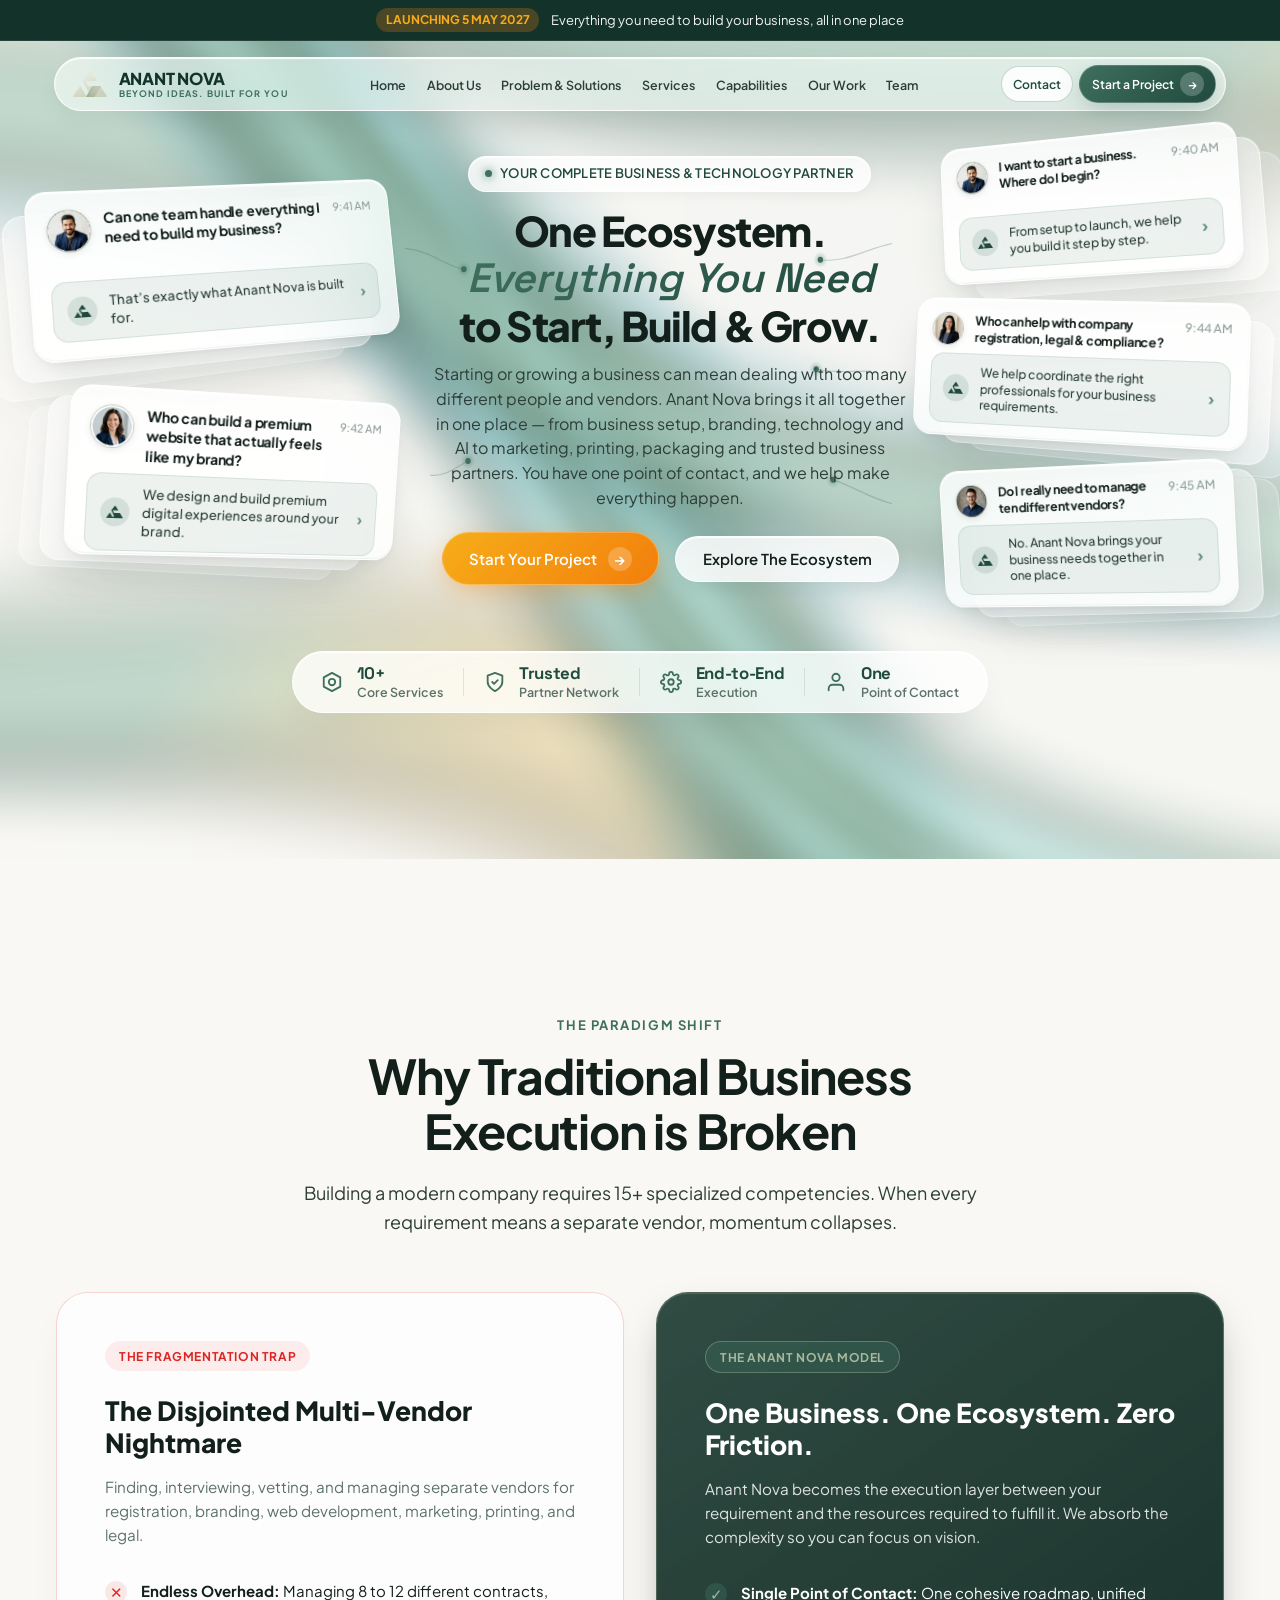
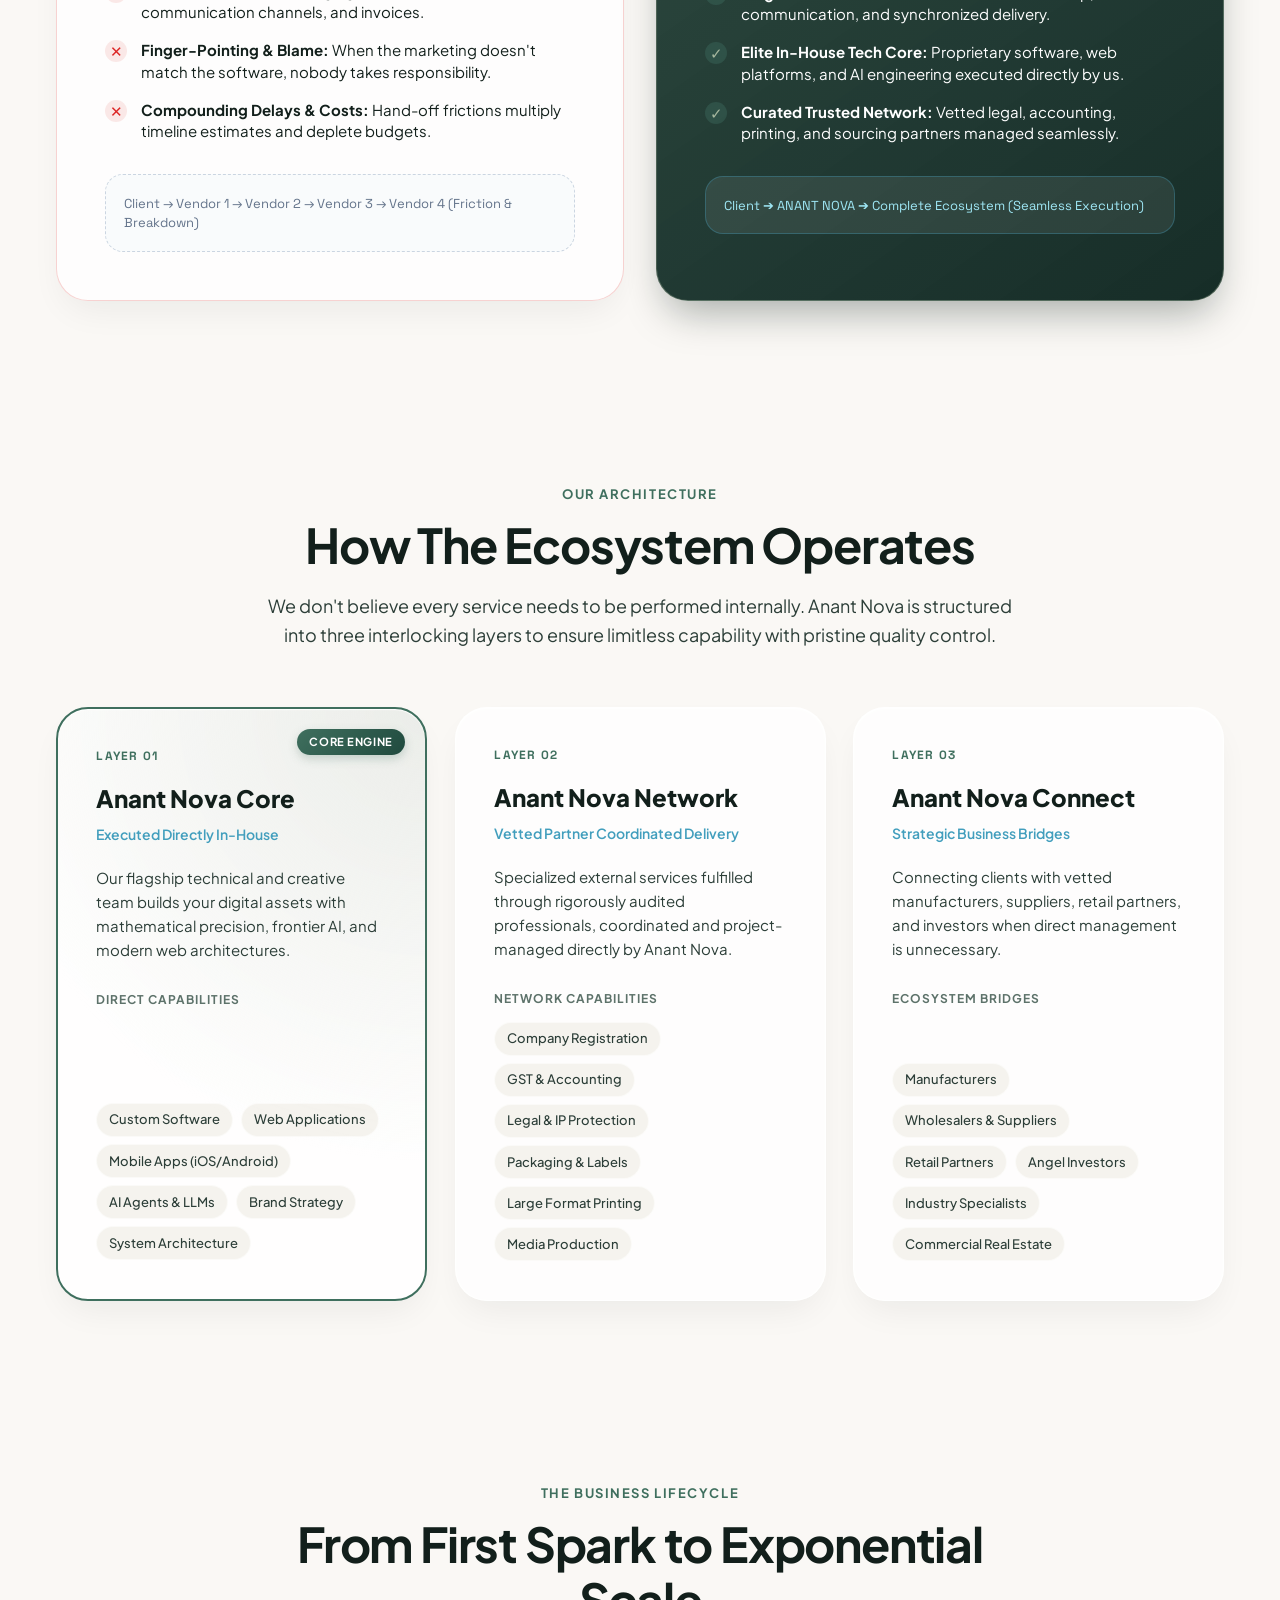
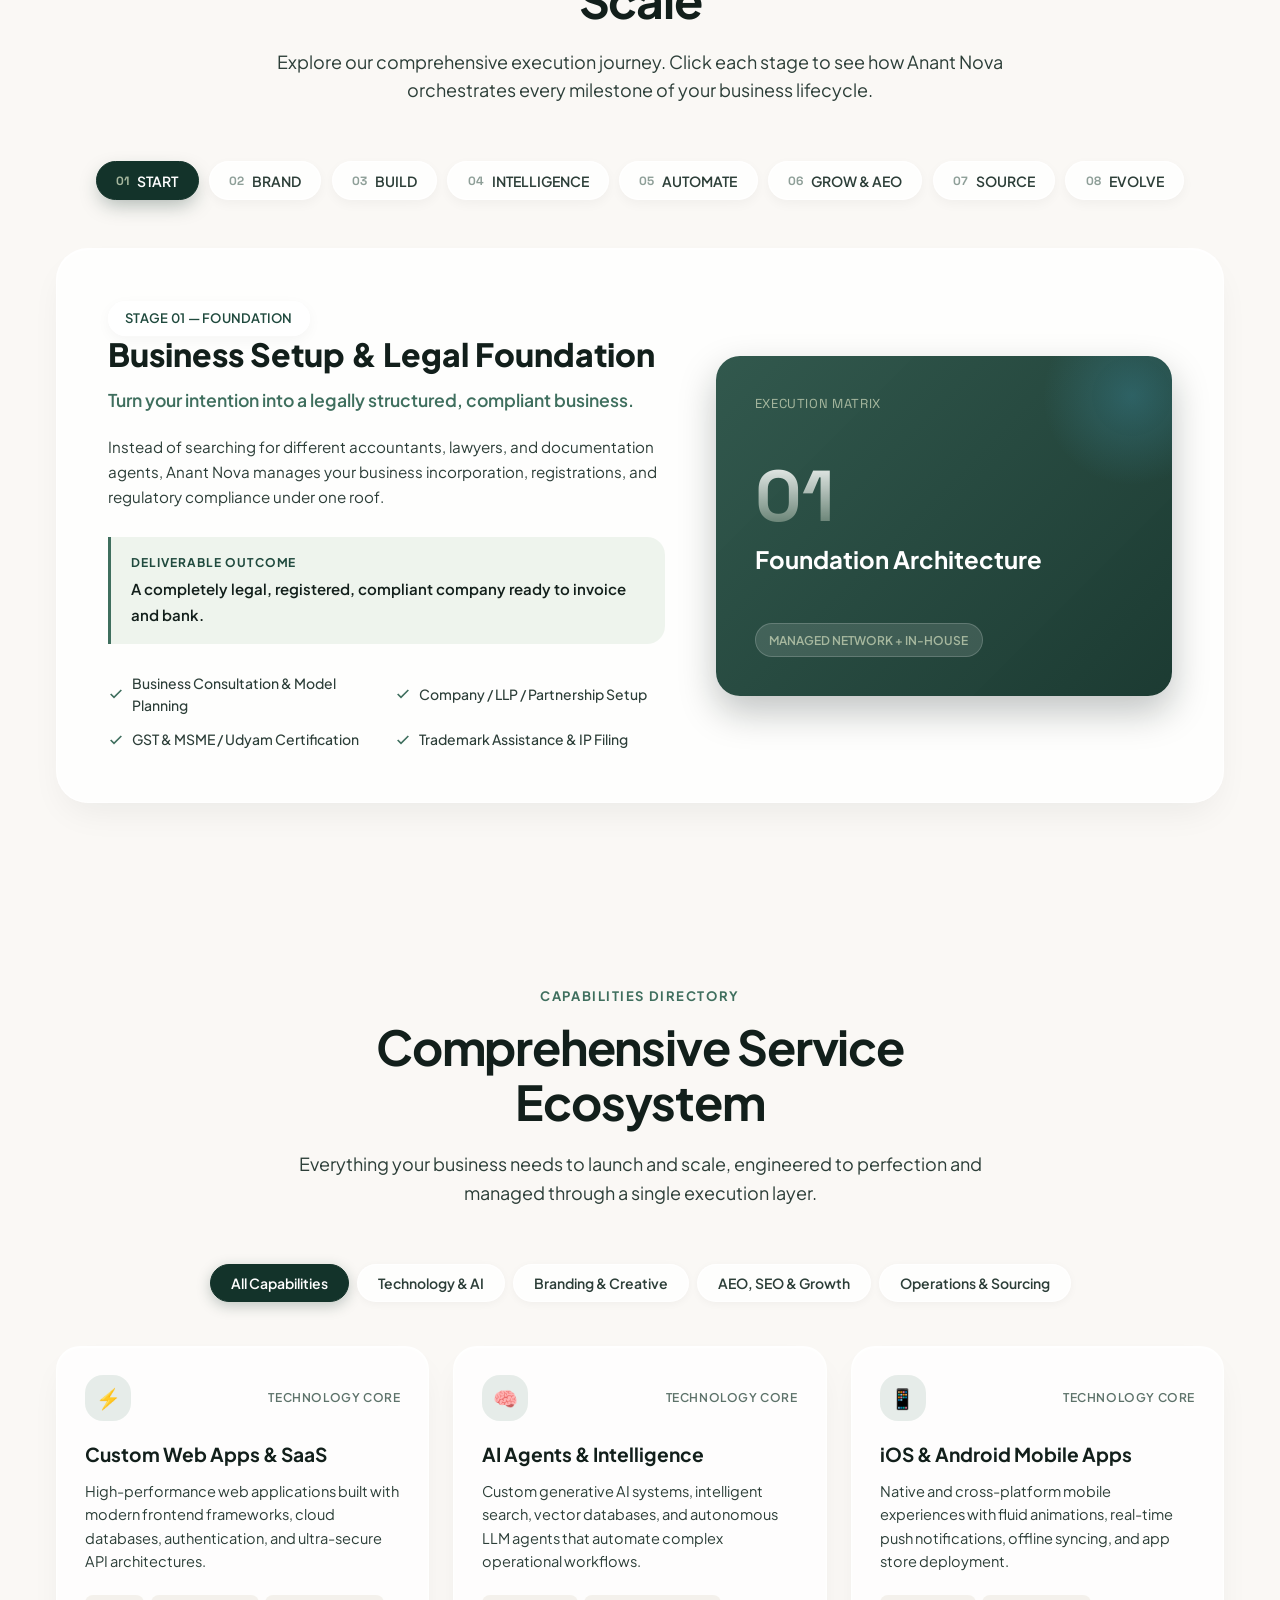
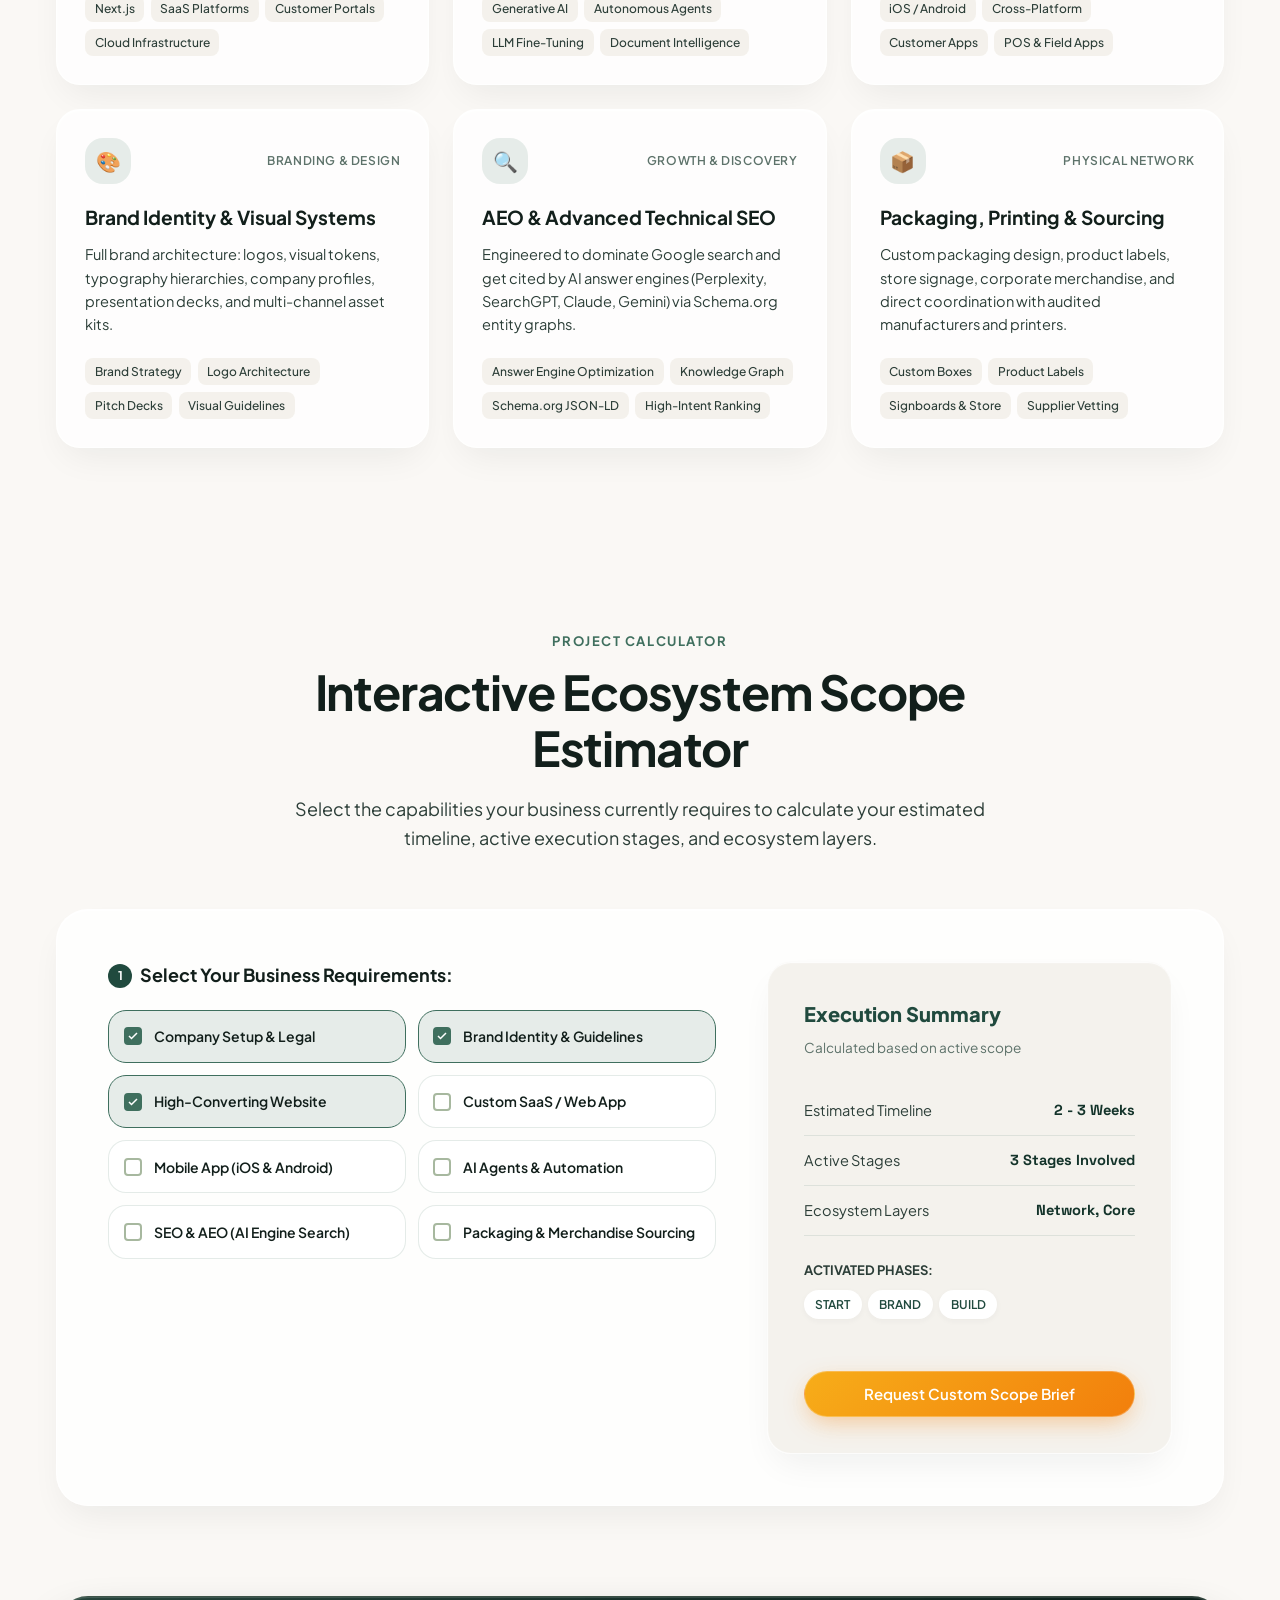
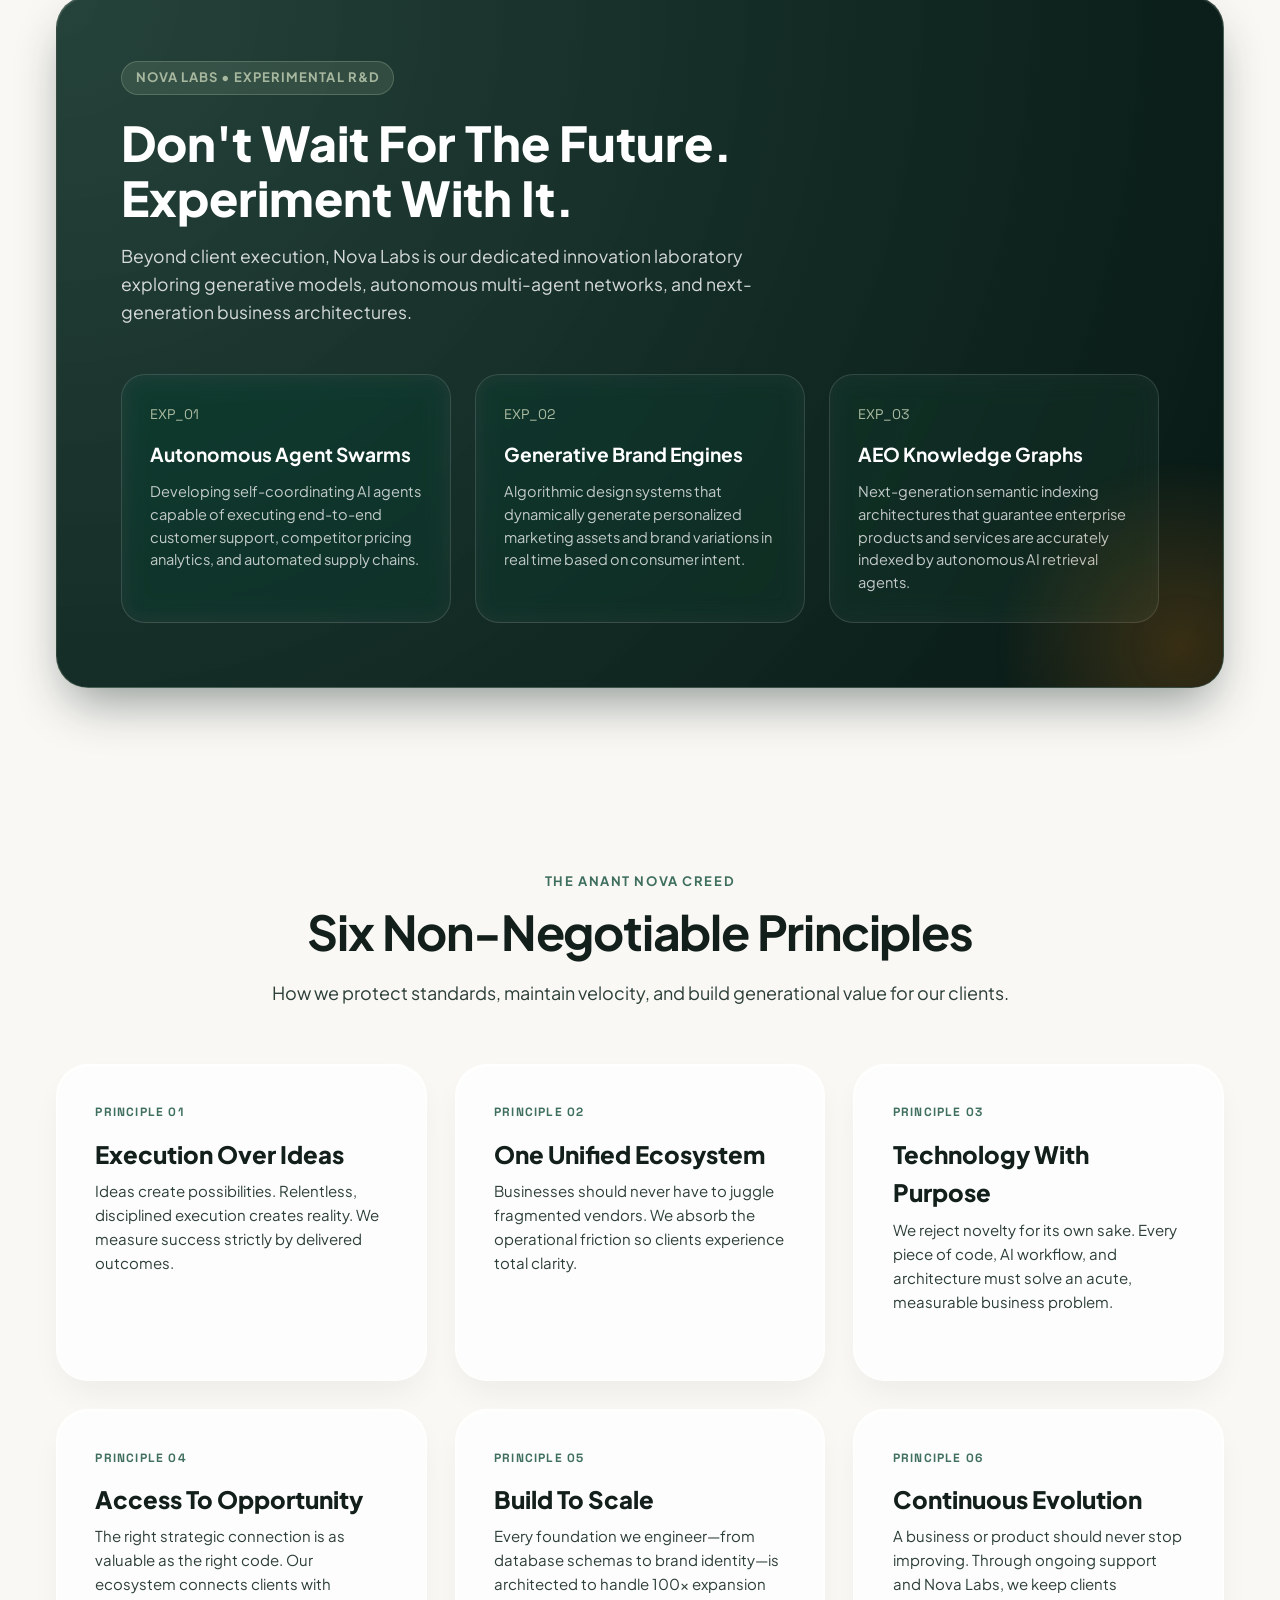
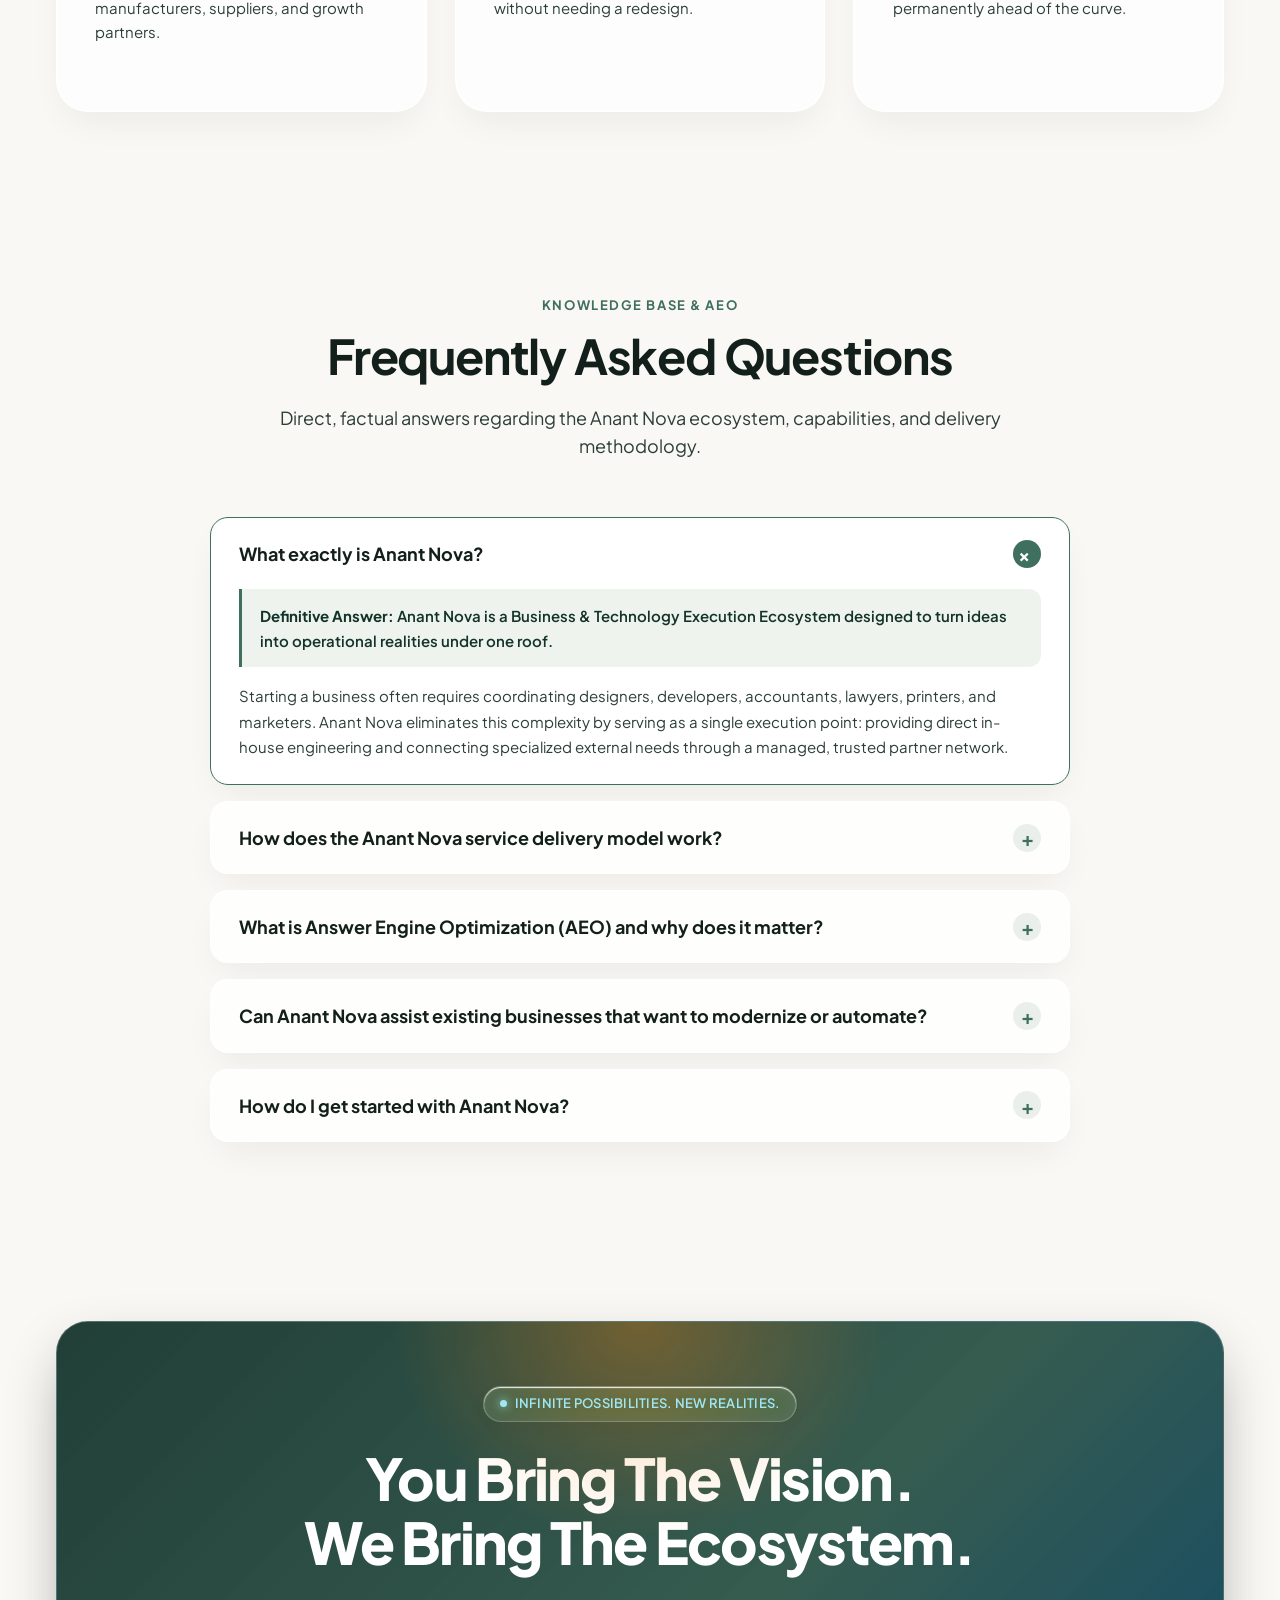
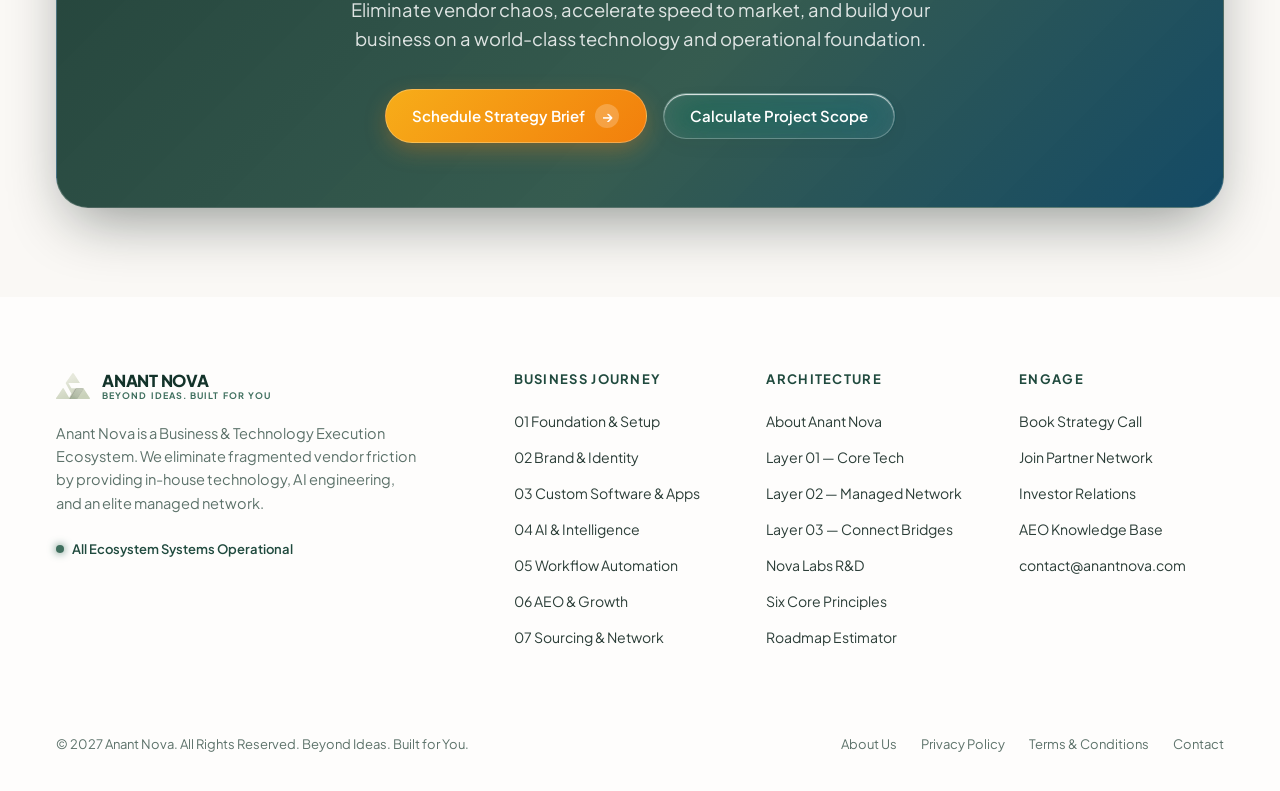
<file: index.html>
<!DOCTYPE html>
<html lang="en">

<head>
  <!-- SEO & AEO Primary Metadata -->
  <meta charset="UTF-8">
  <meta name="viewport" content="width=device-width, initial-scale=1.0">
  <title>Anant Nova — Business & Technology Execution Ecosystem | Beyond Ideas. Built for You.</title>
  <meta name="description"
    content="Anant Nova is a Business & Technology Execution Ecosystem built to help startups, entrepreneurs, and businesses turn ideas into reality. One point of contact for in-house tech, AI engineering, branding, and specialized vendor networks.">
  <meta name="keywords"
    content="Anant Nova, business execution ecosystem, tech agency, AI engineering, full lifecycle business development, custom software, startup studio, branding, web applications, AEO, Answer Engine Optimization">
  <meta name="author" content="Anant Nova">
  <meta name="robots" content="index, follow, max-snippet:-1, max-image-preview:large, max-video-preview:-1">
  <meta name="theme-color" content="#FAF9F6">
  <link rel="canonical" href="https://anantnova.com/">

  <!-- Open Graph / Facebook -->
  <meta property="og:type" content="website">
  <meta property="og:url" content="https://anantnova.com/">
  <meta property="og:title" content="Anant Nova — Business & Technology Execution Ecosystem">
  <meta property="og:description"
    content="Beyond Ideas. Built for You. One point of contact for in-house technology, AI workflows, brand systems, and business network execution.">
  <meta property="og:image" content="logo/favicon.svg">
  <meta property="og:site_name" content="Anant Nova">

  <!-- Twitter Meta -->
  <meta name="twitter:card" content="summary_large_image">
  <meta name="twitter:title" content="Anant Nova — Business & Technology Execution Ecosystem">
  <meta name="twitter:description"
    content="Turn infinite possibilities into reality. Master services across tech, software, AI, branding, and business operations.">
  <meta name="twitter:image" content="logo/favicon.svg">

  <!-- Favicon -->
  <link rel="icon" type="image/png" href="logo/favicon.svg">

  <!-- Stylesheet -->
  <link rel="stylesheet" href="assets/css/style.css?v=5.1">

  <!-- Comprehensive Schema.org JSON-LD for SEO & AEO (Answer Engine Optimization) -->
  <script type="application/ld+json">
  {
    "@context": "https://schema.org",
    "@graph": [
      {
        "@type": "Organization",
        "@id": "https://anantnova.com/#organization",
        "name": "Anant Nova",
        "url": "https://anantnova.com",
        "logo": "https://anantnova.com/logo/favicon.svg",
        "slogan": "Beyond Ideas. Built for You. Infinite Possibilities. New Realities.",
        "description": "Anant Nova is a Business & Technology Execution Ecosystem built to help businesses, entrepreneurs, startups, and organizations turn ideas into reality without managing fragmented vendors.",
        "knowsAbout": [
          "Business Setup & Incorporation",
          "Brand Identity & Visual Systems",
          "Custom Software & Web Application Development",
          "Artificial Intelligence & Agentic Workflows",
          "Workflow Automation & CRM Systems",
          "Search Engine Optimization & Answer Engine Optimization",
          "Packaging, Printing & Physical Sourcing",
          "Continuous System Operations & Scaling"
        ]
      },
      {
        "@type": "WebSite",
        "@id": "https://anantnova.com/#website",
        "url": "https://anantnova.com",
        "name": "Anant Nova",
        "publisher": { "@id": "https://anantnova.com/#organization" }
      },
      {
        "@type": "Service",
        "@id": "https://anantnova.com/#ecosystem-service",
        "name": "Business & Technology Execution Ecosystem",
        "provider": { "@id": "https://anantnova.com/#organization" },
        "serviceType": "Turnkey Business & Technology Development",
        "areaServed": "Global",
        "description": "A three-layered execution model providing direct in-house engineering, trusted partner delivery, and strategic business connections."
      },
      {
        "@type": "FAQPage",
        "@id": "https://anantnova.com/#faq",
        "mainEntity": [
          {
            "@type": "Question",
            "name": "What is Anant Nova?",
            "acceptedAnswer": {
              "@type": "Answer",
              "text": "Anant Nova is a Business & Technology Execution Ecosystem that bridges the gap between having an idea, building it, and scaling the business. Instead of hiring 10+ disjointed vendors for legal, software, design, and marketing, Anant Nova provides a unified execution layer with one point of contact."
            }
          },
          {
            "@type": "Question",
            "name": "How does Anant Nova differ from a traditional agency or dev shop?",
            "acceptedAnswer": {
              "@type": "Answer",
              "text": "Traditional agencies only solve isolated slices (like only design or only web development). Anant Nova is a full-lifecycle execution ecosystem operating through three layers: Core (in-house tech and AI), Network (vetted legal, branding, and printing partners), and Connect (manufacturers, suppliers, and distributors)."
            }
          },
          {
            "@type": "Question",
            "name": "What are the stages in the Anant Nova Business Journey?",
            "acceptedAnswer": {
              "@type": "Answer",
              "text": "The Anant Nova Business Journey follows seven stages: Start (legal & business setup), Brand (identity & collateral), Build (software & platforms), Intelligence (AI integration), Automate (workflow systems), Grow (AEO & SEO visibility), and Operate/Evolve (scaling & Nova Labs R&D)."
            }
          },
          {
            "@type": "Question",
            "name": "What is Answer Engine Optimization (AEO) and how does Anant Nova implement it?",
            "acceptedAnswer": {
              "@type": "Answer",
              "text": "AEO (Answer Engine Optimization) prepares digital content and structured data so that conversational AI search engines (like Perplexity AI, ChatGPT Search, Claude, and Google AI Overviews) can cite, reference, and recommend your business as the definitive answer."
            }
          }
        ]
      }
    ]
  }
  </script>
</head>

<body>

  <!-- Master Ambient Generative 3D Light Fluid WebGL Canvas -->
  <div class="global-canvas-wrapper" aria-hidden="true">
    <canvas id="ambient-canvas"></canvas>
    <div class="global-canvas-overlay"></div>
  </div>

  <!-- Top Announcement Bar -->
  <div class="top-notice-bar">
    <span class="pulse-pill">LAUNCHING 5 May 2027</span>
    <span>Everything you need to build your business, all in one place</span>
  </div>

  <!-- Master Floating Header -->
  <header class="site-header" id="header">
    <div class="container">
      <nav class="nav-container" aria-label="Main Navigation">
        <a href="#" class="brand-logo" title="Anant Nova Home">
          <img src="logo/favicon.svg" alt="Anant Nova Primary Logo" class="logo-img" width="38" height="38">
          <div class="brand-name">
            <span>ANANT NOVA</span>
            <span class="brand-tagline">Beyond Ideas. Built for You</span>
          </div>
        </a>

        <ul class="nav-links">
          <li><a href="#hero" class="nav-link">Home</a></li>
          <li><a href="about.html" class="nav-link">About Us</a></li>
          <li><a href="#problem" class="nav-link">Problem &amp; Solutions</a></li>
          <li><a href="services.html" class="nav-link">Services</a></li>
          <li><a href="#capabilities" class="nav-link">Capabilities</a></li>
          <li><a href="our-work.html" class="nav-link">Our Work</a></li>
          <li><a href="team.html" class="nav-link">Team</a></li>
        </ul>

        <div class="nav-actions">
          <a href="contact.html" class="nav-contact-btn">Contact</a>
          <button class="btn btn-primary open-inquiry-modal" data-topic="General Ecosystem Consultation">
            <span>Start a Project</span>
            <div class="btn-icon-circle">→</div>
          </button>
          <button class="mobile-menu-btn" aria-label="Toggle Navigation Menu" aria-expanded="false"
            id="mobile-toggle-btn">
            <span class="hamburger-bar"></span>
            <span class="hamburger-bar"></span>
            <span class="hamburger-bar"></span>
          </button>
        </div>
      </nav>
    </div>
  </header>

  <!-- Mobile Navigation Backdrop Overlay & Drawer -->
  <div class="mobile-nav-overlay" id="mobile-overlay" aria-hidden="true"></div>
  <aside class="mobile-nav-drawer" id="mobile-drawer" aria-hidden="true">
    <div class="mobile-drawer-header">
      <div class="brand-logo">
        <img src="logo/favicon.svg" alt="Anant Nova Logo" class="logo-img" width="34" height="34">
        <div class="brand-name">
          <span>ANANT NOVA</span>
          <span class="brand-tagline">Beyond Ideas. Built for You</span>
        </div>
      </div>
      <button class="mobile-drawer-close" id="mobile-drawer-close" aria-label="Close navigation menu">✕</button>
    </div>
    <ul class="mobile-nav-links">
      <li><a href="#hero"><span>Home</span> <span class="arr">→</span></a></li>
      <li><a href="about.html"><span>About Us</span> <span class="arr">→</span></a></li>
      <li><a href="#problem"><span>Problem &amp; Solutions</span> <span class="arr">→</span></a></li>
      <li><a href="services.html"><span>Services</span> <span class="arr">→</span></a></li>
      <li><a href="#capabilities"><span>Capabilities</span> <span class="arr">→</span></a></li>
      <li><a href="our-work.html"><span>Our Work</span> <span class="arr">→</span></a></li>
      <li><a href="team.html"><span>Team</span> <span class="arr">→</span></a></li>
      <li><a href="contact.html"><span>Contact</span> <span class="arr">→</span></a></li>
    </ul>
    <div class="mobile-drawer-footer">
      <button class="btn btn-primary open-inquiry-modal" style="width: 100%; justify-content: center;"
        data-topic="Mobile Menu Consultation">
        <span>Start a Project</span>
        <div class="btn-icon-circle">→</div>
      </button>
      <div class="mobile-drawer-status">
        <span class="status-dot"></span>
        <span>LAUNCHING 5 May 2027</span>
      </div>
    </div>
  </aside>

  <main>
    <!-- ==========================================
         HERO SECTION: Generative 3D Light Fluid WebGL
         ========================================== -->
    <section class="hero-section" id="hero">
      <div class="container hero-container">
        <!-- Hero Interactive Stage -->
        <div class="hero-stage">
          <!-- Ambient Decorative Curved Vector Connectors & Glowing Ecosystem Nodes -->
          <svg class="hero-connector-svg" viewBox="0 0 1440 500" fill="none" preserveAspectRatio="none"
            aria-hidden="true">
            <defs>
              <radialGradient id="nodeGlowGrad" cx="50%" cy="50%" r="50%">
                <stop offset="0%" stop-color="#3F6F5E" stop-opacity="0.45" />
                <stop offset="60%" stop-color="#3F6F5E" stop-opacity="0.15" />
                <stop offset="100%" stop-color="#3F6F5E" stop-opacity="0" />
              </radialGradient>
            </defs>

            <!-- Base Curved Relationship Lines -->
            <g class="connector-base-paths">
              <!-- Path 1: Top-Left Card (Slot 0) to Central Ecosystem Node -->
              <path d="M 440 120 C 470 122, 490 140, 510 142" stroke="rgba(63, 111, 94, 0.28)" stroke-width="1.2"
                stroke-linecap="round" />
              <!-- Path 2: Bottom-Left Card (Slot 1) to Central Ecosystem Node (Left gutter) -->
              <path d="M 470 360 C 488 362, 500 352, 515 345" stroke="rgba(63, 111, 94, 0.28)" stroke-width="1.2"
                stroke-linecap="round" />
              <!-- Path 3: Top-Right Card (Slot 2) to Central Ecosystem Node -->
              <path d="M 1020 115 C 990 120, 965 136, 935 132" stroke="rgba(63, 111, 94, 0.28)" stroke-width="1.2"
                stroke-linecap="round" />
              <!-- Path 4: Middle-Right Card (Slot 3) to Central Ecosystem Node -->
              <path d="M 995 250 C 970 250, 952 252, 930 248" stroke="rgba(63, 111, 94, 0.28)" stroke-width="1.2"
                stroke-linecap="round" />
              <!-- Path 5: Bottom-Right Card (Slot 4) to Central Ecosystem Node (Right gutter) -->
              <path d="M 1020 390 C 995 385, 975 372, 950 365" stroke="rgba(63, 111, 94, 0.28)" stroke-width="1.2"
                stroke-linecap="round" />
            </g>

            <!-- Animated Traveling Light Pulse Flow (Slow Organic Pulses) -->
            <g class="connector-pulse-paths">
              <path d="M 440 120 C 470 122, 490 140, 510 142" class="connector-pulse-line pulse-1" stroke="#3F6F5E"
                stroke-width="1.5" stroke-linecap="round" />
              <path d="M 470 360 C 488 362, 500 352, 515 345" class="connector-pulse-line pulse-2" stroke="#3F6F5E"
                stroke-width="1.5" stroke-linecap="round" />
              <path d="M 1020 115 C 990 120, 965 136, 935 132" class="connector-pulse-line pulse-3" stroke="#3F6F5E"
                stroke-width="1.5" stroke-linecap="round" />
              <path d="M 995 250 C 970 250, 952 252, 930 248" class="connector-pulse-line pulse-4" stroke="#3F6F5E"
                stroke-width="1.5" stroke-linecap="round" />
              <path d="M 1020 390 C 995 385, 975 372, 950 365" class="connector-pulse-line pulse-5" stroke="#3F6F5E"
                stroke-width="1.5" stroke-linecap="round" />
            </g>

            <!-- Central Data Connection Nodes with Glowing Halos -->
            <g class="connector-terminal-nodes">
              <!-- Node 1: Left Upper Terminal -->
              <circle cx="510" cy="142" r="8.5" fill="url(#nodeGlowGrad)" class="node-halo-pulse" />
              <circle cx="510" cy="142" r="3.2" fill="#3F6F5E" />

              <!-- Node 2: Left Lower Terminal -->
              <circle cx="515" cy="345" r="8.5" fill="url(#nodeGlowGrad)" class="node-halo-pulse" />
              <circle cx="515" cy="345" r="3.2" fill="#3F6F5E" />

              <!-- Node 3: Right Upper Terminal -->
              <circle cx="935" cy="132" r="8.5" fill="url(#nodeGlowGrad)" class="node-halo-pulse" />
              <circle cx="935" cy="132" r="3.2" fill="#3F6F5E" />

              <!-- Node 4: Right Middle Terminal -->
              <circle cx="930" cy="248" r="8.5" fill="url(#nodeGlowGrad)" class="node-halo-pulse" />
              <circle cx="930" cy="248" r="3.2" fill="#3F6F5E" />

              <!-- Node 5: Right Lower Terminal -->
              <circle cx="950" cy="365" r="8.5" fill="url(#nodeGlowGrad)" class="node-halo-pulse" />
              <circle cx="950" cy="365" r="3.2" fill="#3F6F5E" />
            </g>
          </svg>

          <!-- Desktop Floating Conversational Cards (Left: 2 Larger Cards, Visual Focus) -->
          <div class="hero-floating-cards-left" aria-label="Ecosystem inquiries left">
            <!-- Card Left 1: Large Primary Focus (#10 ⭐ Main Hero Question) -->
            <div class="hero-card-3d-wrapper wrapper-left-1" id="desktop-wrapper-0">
              <div class="card-depth-plate plate-secondary" aria-hidden="true"></div>
              <div class="card-depth-plate plate-primary" aria-hidden="true"></div>
              <article class="hero-convo-card card-large card-float-1 glass-card-sheen" id="desktop-convo-0"
                data-slot="0">
                <div class="convo-card-flip-inner">
                  <div class="convo-user-row">
                    <div class="convo-avatar-box">
                      <img src="assets/images/avatars/avatar_1.jpg" alt="Startup Founder" class="convo-avatar-img">
                    </div>
                    <p class="convo-question-text">Can one team handle everything I need to build my business?</p>
                    <span class="convo-timestamp">9:41 AM</span>
                  </div>
                  <div class="convo-response-bubble">
                    <div class="convo-brand-mark">
                      <img src="logo/mark-green.svg" alt="Anant Nova" width="16" height="16">
                    </div>
                    <p class="convo-answer-text">That’s exactly what Anant Nova is built for.</p>
                    <span class="convo-action-arrow">›</span>
                  </div>
                </div>
              </article>
            </div>

            <!-- Card Left 2: Large Focus (#02 Premium Website) -->
            <div class="hero-card-3d-wrapper wrapper-left-2" id="desktop-wrapper-1">
              <div class="card-depth-plate plate-secondary" aria-hidden="true"></div>
              <div class="card-depth-plate plate-primary" aria-hidden="true"></div>
              <article class="hero-convo-card card-large card-float-2 glass-card-sheen" id="desktop-convo-1"
                data-slot="1">
                <div class="convo-card-flip-inner">
                  <div class="convo-user-row">
                    <div class="convo-avatar-box">
                      <img src="assets/images/avatars/avatar_2.jpg" alt="Brand Founder" class="convo-avatar-img">
                    </div>
                    <p class="convo-question-text">Who can build a premium website that actually feels like my brand?
                    </p>
                    <span class="convo-timestamp">9:42 AM</span>
                  </div>
                  <div class="convo-response-bubble">
                    <div class="convo-brand-mark">
                      <img src="logo/mark-green.svg" alt="Anant Nova" width="16" height="16">
                    </div>
                    <p class="convo-answer-text">We design and build premium digital experiences around your brand.</p>
                    <span class="convo-action-arrow">›</span>
                  </div>
                </div>
              </article>
            </div>
          </div>

          <!-- Central Hero Content -->
          <div class="hero-content">
            <div class="hero-badge-wrap" data-reveal="fade-up">
              <div class="pill-badge">
                <span class="dot"></span>
                <span>YOUR COMPLETE BUSINESS &amp; TECHNOLOGY PARTNER</span>
              </div>
            </div>

            <h1 class="heading-xl hero-title" data-reveal="fade-up" data-delay="1">
              One Ecosystem.<br>
              <span class="italic-accent">Everything You Need</span><br>
              to Start, Build &amp; Grow.
            </h1>

            <p class="hero-description" data-reveal="fade-up" data-delay="2">
              Starting or growing a business can mean dealing with too many different people and vendors. Anant Nova
              brings it all together in one place — from business setup, branding, technology and AI to marketing,
              printing, packaging and trusted business partners. You have one point of contact, and we help make
              everything happen.
            </p>

            <div class="hero-cta-group" data-reveal="fade-up" data-delay="3">
              <button class="btn btn-nova open-inquiry-modal" data-topic="Hero CTA — Start Project">
                <span>Start Your Project</span>
                <div class="btn-icon-circle">→</div>
              </button>
              <a href="#layers" class="btn btn-glass">
                <span>Explore The Ecosystem</span>
              </a>
            </div>

            <!-- Mobile Conversational Card (Visible on <= 1024px) -->
            <div class="hero-mobile-convo-wrap" id="hero-mobile-convo-wrap" data-reveal="fade-up" data-delay="3">
              <div class="mobile-card-3d-wrapper">
                <div class="card-depth-plate mobile-plate" aria-hidden="true"></div>
                <article class="hero-convo-card mobile-convo-card glass-card-sheen" id="mobile-hero-convo-card">
                  <div class="convo-card-flip-inner">
                    <div class="convo-user-row">
                      <div class="convo-avatar-box">
                        <img src="assets/images/avatars/avatar_1.jpg" alt="Startup Founder" class="convo-avatar-img"
                          id="mobile-avatar-img">
                      </div>
                      <p class="convo-question-text" id="mobile-question-text">Can one team handle everything I need to
                        build my business?</p>
                      <span class="convo-timestamp" id="mobile-timestamp">9:41 AM</span>
                    </div>
                    <div class="convo-response-bubble">
                      <div class="convo-brand-mark">
                        <img src="logo/mark-green.svg" alt="Anant Nova" width="16" height="16">
                      </div>
                      <p class="convo-answer-text" id="mobile-answer-text">That’s exactly what Anant Nova is built for.
                      </p>
                      <span class="convo-action-arrow">→</span>
                    </div>
                  </div>
                </article>
              </div>

              <!-- Mobile Pagination Dots & Progress Counter -->
              <div class="mobile-convo-pagination">
                <div class="mobile-convo-dots" id="mobile-convo-dots" role="tablist" aria-label="Conversation progress">
                  <button class="mobile-convo-dot" data-index="0" aria-label="Question 01"></button>
                  <button class="mobile-convo-dot" data-index="1" aria-label="Question 02"></button>
                  <button class="mobile-convo-dot" data-index="2" aria-label="Question 03"></button>
                  <button class="mobile-convo-dot" data-index="3" aria-label="Question 04"></button>
                  <button class="mobile-convo-dot" data-index="4" aria-label="Question 05"></button>
                  <button class="mobile-convo-dot" data-index="5" aria-label="Question 06"></button>
                  <button class="mobile-convo-dot" data-index="6" aria-label="Question 07"></button>
                  <button class="mobile-convo-dot" data-index="7" aria-label="Question 08"></button>
                  <button class="mobile-convo-dot" data-index="8" aria-label="Question 09"></button>
                  <button class="mobile-convo-dot active" data-index="9" aria-label="Question 10 (Active)"></button>
                </div>
                <div class="mobile-convo-counter font-mono" id="mobile-convo-counter">10 / 10</div>
              </div>
            </div>
          </div>

          <!-- Desktop Floating Conversational Cards (Right: 3 Compact Secondary Cards) -->
          <div class="hero-floating-cards-right" aria-label="Ecosystem inquiries right">
            <!-- Card Right 1: Compact (#04 Packaging & Printing) -->
            <div class="hero-card-3d-wrapper wrapper-right-1" id="desktop-wrapper-2">
              <div class="card-depth-plate plate-secondary" aria-hidden="true"></div>
              <div class="card-depth-plate plate-primary" aria-hidden="true"></div>
              <article class="hero-convo-card card-compact card-float-3 glass-card-sheen" id="desktop-convo-2"
                data-slot="2">
                <div class="convo-card-flip-inner">
                  <div class="convo-user-row">
                    <div class="convo-avatar-box">
                      <img src="assets/images/avatars/avatar_3.jpg" alt="Product Entrepreneur" class="convo-avatar-img">
                    </div>
                    <p class="convo-question-text">Where can I get packaging, labels &amp; printing done reliably?</p>
                    <span class="convo-timestamp">9:43 AM</span>
                  </div>
                  <div class="convo-response-bubble">
                    <div class="convo-brand-mark">
                      <img src="logo/mark-green.svg" alt="Anant Nova" width="16" height="16">
                    </div>
                    <p class="convo-answer-text">From packaging to print, we connect you with trusted execution
                      partners.</p>
                    <span class="convo-action-arrow">›</span>
                  </div>
                </div>
              </article>
            </div>

            <!-- Card Right 2: Compact (#05 Legal & Compliance) -->
            <div class="hero-card-3d-wrapper wrapper-right-2" id="desktop-wrapper-3">
              <div class="card-depth-plate plate-secondary" aria-hidden="true"></div>
              <div class="card-depth-plate plate-primary" aria-hidden="true"></div>
              <article class="hero-convo-card card-compact card-float-4 glass-card-sheen" id="desktop-convo-3"
                data-slot="3">
                <div class="convo-card-flip-inner">
                  <div class="convo-user-row">
                    <div class="convo-avatar-box">
                      <img src="assets/images/avatars/avatar_4.jpg" alt="Business Founder" class="convo-avatar-img">
                    </div>
                    <p class="convo-question-text">Who can help with company registration, legal &amp; compliance?</p>
                    <span class="convo-timestamp">9:44 AM</span>
                  </div>
                  <div class="convo-response-bubble">
                    <div class="convo-brand-mark">
                      <img src="logo/mark-green.svg" alt="Anant Nova" width="16" height="16">
                    </div>
                    <p class="convo-answer-text">We help coordinate the right professionals for your business
                      requirements.</p>
                    <span class="convo-action-arrow">›</span>
                  </div>
                </div>
              </article>
            </div>

            <!-- Card Right 3: Compact (#06 Multiple Vendors) -->
            <div class="hero-card-3d-wrapper wrapper-right-3" id="desktop-wrapper-4">
              <div class="card-depth-plate plate-secondary" aria-hidden="true"></div>
              <div class="card-depth-plate plate-primary" aria-hidden="true"></div>
              <article class="hero-convo-card card-compact card-float-5 glass-card-sheen" id="desktop-convo-4"
                data-slot="4">
                <div class="convo-card-flip-inner">
                  <div class="convo-user-row">
                    <div class="convo-avatar-box">
                      <img src="assets/images/avatars/avatar_5.jpg" alt="Startup Founder" class="convo-avatar-img">
                    </div>
                    <p class="convo-question-text">Do I really need to manage ten different vendors?</p>
                    <span class="convo-timestamp">9:45 AM</span>
                  </div>
                  <div class="convo-response-bubble">
                    <div class="convo-brand-mark">
                      <img src="logo/mark-green.svg" alt="Anant Nova" width="16" height="16">
                    </div>
                    <p class="convo-answer-text">No. Anant Nova brings your business needs together in one place.</p>
                    <span class="convo-action-arrow">›</span>
                  </div>
                </div>
              </article>
            </div>
          </div>

        </div>

        <!-- Trust Card Section: Desktop Horizontal Pill & Mobile 2x2 Grid -->
        <div class="hero-trust-wrapper">
          <!-- Desktop Horizontal Capsule -->
          <div class="trust-capsule-desktop">
            <div class="trust-pill-col">
              <div class="trust-icon-box">
                <svg width="22" height="22" viewBox="0 0 24 24" fill="none" stroke="currentColor" stroke-width="2"
                  stroke-linecap="round" stroke-linejoin="round">
                  <polygon points="12 2 21 7 21 17 12 22 3 17 3 7 12 2"></polygon>
                  <circle cx="12" cy="12" r="3.5"></circle>
                </svg>
              </div>
              <div class="trust-pill-meta">
                <span class="trust-val">10+</span>
                <span class="trust-lbl">Core Services</span>
              </div>
            </div>

            <div class="trust-col-divider" aria-hidden="true"></div>

            <div class="trust-pill-col">
              <div class="trust-icon-box">
                <svg width="22" height="22" viewBox="0 0 24 24" fill="none" stroke="currentColor" stroke-width="2"
                  stroke-linecap="round" stroke-linejoin="round">
                  <path d="M12 22s8-4 8-10V5l-8-3-8 3v7c0 6 8 10 8 10z"></path>
                  <path d="M9 12l2 2 4-4"></path>
                </svg>
              </div>
              <div class="trust-pill-meta">
                <span class="trust-val">Trusted</span>
                <span class="trust-lbl">Partner Network</span>
              </div>
            </div>

            <div class="trust-col-divider" aria-hidden="true"></div>

            <div class="trust-pill-col">
              <div class="trust-icon-box">
                <svg width="22" height="22" viewBox="0 0 24 24" fill="none" stroke="currentColor" stroke-width="2"
                  stroke-linecap="round" stroke-linejoin="round">
                  <circle cx="12" cy="12" r="3"></circle>
                  <path
                    d="M19.4 15a1.65 1.65 0 0 0 .33 1.82l.06.06a2 2 0 0 1 0 2.83 2 2 0 0 1-2.83 0l-.06-.06a1.65 1.65 0 0 0-1.82-.33 1.65 1.65 0 0 0-1 1.51V21a2 2 0 0 1-2 2 2 2 0 0 1-2-2v-.09A1.65 1.65 0 0 0 9 19.4a1.65 1.65 0 0 0-1.82.33l-.06.06a2 2 0 0 1-2.83 0 2 2 0 0 1 0-2.83l.06-.06a1.65 1.65 0 0 0 .33-1.82 1.65 1.65 0 0 0-1.51-1H3a2 2 0 0 1-2-2 2 2 0 0 1 2-2h.09A1.65 1.65 0 0 0 4.6 9a1.65 1.65 0 0 0-.33-1.82l-.06-.06a2 2 0 0 1 0-2.83 2 2 0 0 1 2.83 0l.06.06a1.65 1.65 0 0 0 1.82.33H9a1.65 1.65 0 0 0 1-1.51V3a2 2 0 0 1 2-2 2 2 0 0 1 2 2v.09a1.65 1.65 0 0 0 1 1.51 1.65 1.65 0 0 0 1.82-.33l.06-.06a2 2 0 0 1 2.83 0 2 2 0 0 1 0 2.83l-.06.06a1.65 1.65 0 0 0-.33 1.82V9a1.65 1.65 0 0 0 1.51 1H21a2 2 0 0 1 2 2 2 2 0 0 1-2 2h-.09a1.65 1.65 0 0 0-1.51 1z">
                  </path>
                </svg>
              </div>
              <div class="trust-pill-meta">
                <span class="trust-val">End-to-End</span>
                <span class="trust-lbl">Execution</span>
              </div>
            </div>

            <div class="trust-col-divider" aria-hidden="true"></div>

            <div class="trust-pill-col">
              <div class="trust-icon-box">
                <svg width="22" height="22" viewBox="0 0 24 24" fill="none" stroke="currentColor" stroke-width="2"
                  stroke-linecap="round" stroke-linejoin="round">
                  <path d="M20 21v-2a4 4 0 0 0-4-4H8a4 4 0 0 0-4 4v2"></path>
                  <circle cx="12" cy="7" r="4"></circle>
                </svg>
              </div>
              <div class="trust-pill-meta">
                <span class="trust-val">One</span>
                <span class="trust-lbl">Point of Contact</span>
              </div>
            </div>
          </div>

          <!-- Mobile 2x2 Grid Card -->
          <div class="trust-grid-mobile">
            <div class="trust-mobile-quadrant">
              <div class="trust-icon-box">
                <svg width="24" height="24" viewBox="0 0 24 24" fill="none" stroke="currentColor" stroke-width="2"
                  stroke-linecap="round" stroke-linejoin="round">
                  <polygon points="12 2 21 7 21 17 12 22 3 17 3 7 12 2"></polygon>
                  <circle cx="12" cy="12" r="3.5"></circle>
                </svg>
              </div>
              <div class="trust-quadrant-meta">
                <span class="trust-val">10+</span>
                <span class="trust-lbl">Core Services</span>
              </div>
            </div>

            <div class="trust-mobile-quadrant">
              <div class="trust-icon-box">
                <svg width="24" height="24" viewBox="0 0 24 24" fill="none" stroke="currentColor" stroke-width="2"
                  stroke-linecap="round" stroke-linejoin="round">
                  <path d="M12 22s8-4 8-10V5l-8-3-8 3v7c0 6 8 10 8 10z"></path>
                  <path d="M9 12l2 2 4-4"></path>
                </svg>
              </div>
              <div class="trust-quadrant-meta">
                <span class="trust-val">Trusted</span>
                <span class="trust-lbl">Partner Network</span>
              </div>
            </div>

            <div class="trust-mobile-quadrant">
              <div class="trust-icon-box">
                <svg width="24" height="24" viewBox="0 0 24 24" fill="none" stroke="currentColor" stroke-width="2"
                  stroke-linecap="round" stroke-linejoin="round">
                  <circle cx="12" cy="12" r="3"></circle>
                  <path
                    d="M19.4 15a1.65 1.65 0 0 0 .33 1.82l.06.06a2 2 0 0 1 0 2.83 2 2 0 0 1-2.83 0l-.06-.06a1.65 1.65 0 0 0-1.82-.33 1.65 1.65 0 0 0-1 1.51V21a2 2 0 0 1-2 2 2 2 0 0 1-2-2v-.09A1.65 1.65 0 0 0 9 19.4a1.65 1.65 0 0 0-1.82.33l-.06.06a2 2 0 0 1-2.83 0 2 2 0 0 1 0-2.83l.06-.06a1.65 1.65 0 0 0 .33-1.82 1.65 1.65 0 0 0-1.51-1H3a2 2 0 0 1-2-2 2 2 0 0 1 2-2h.09A1.65 1.65 0 0 0 4.6 9a1.65 1.65 0 0 0-.33-1.82l-.06-.06a2 2 0 0 1 0-2.83 2 2 0 0 1 2.83 0l.06.06a1.65 1.65 0 0 0 1.82.33H9a1.65 1.65 0 0 0 1-1.51V3a2 2 0 0 1 2-2 2 2 0 0 1 2 2v.09a1.65 1.65 0 0 0 1 1.51 1.65 1.65 0 0 0 1.82-.33l.06-.06a2 2 0 0 1 2.83 0 2 2 0 0 1 0 2.83l-.06.06a1.65 1.65 0 0 0-.33 1.82V9a1.65 1.65 0 0 0 1.51 1H21a2 2 0 0 1 2 2 2 2 0 0 1-2 2h-.09a1.65 1.65 0 0 0-1.51 1z">
                  </path>
                </svg>
              </div>
              <div class="trust-quadrant-meta">
                <span class="trust-val">End-to-End</span>
                <span class="trust-lbl">Execution</span>
              </div>
            </div>

            <div class="trust-mobile-quadrant">
              <div class="trust-icon-box">
                <svg width="24" height="24" viewBox="0 0 24 24" fill="none" stroke="currentColor" stroke-width="2"
                  stroke-linecap="round" stroke-linejoin="round">
                  <path d="M20 21v-2a4 4 0 0 0-4-4H8a4 4 0 0 0-4 4v2"></path>
                  <circle cx="12" cy="7" r="4"></circle>
                </svg>
              </div>
              <div class="trust-quadrant-meta">
                <span class="trust-val">One</span>
                <span class="trust-lbl">Point of Contact</span>
              </div>
            </div>
          </div>
        </div>

      </div>
    </section>

    <!-- ==========================================
         SECTION 1: The Fragmentation Trap vs The Anant Nova Solution
         ========================================== -->
    <section class="section" id="problem">
      <div class="container">
        <div class="section-header" data-reveal="fade-up">
          <span class="section-subtitle">THE PARADIGM SHIFT</span>
          <h2 class="heading-lg section-title">Why Traditional Business Execution is Broken</h2>
          <p class="section-desc">
            Building a modern company requires 15+ specialized competencies. When every requirement means a separate
            vendor, momentum collapses.
          </p>
        </div>

        <div class="comparison-grid">
          <!-- Traditional Fragmentation -->
          <div class="comp-card traditional glass-card-sheen" data-reveal="fade-up" data-delay="1">
            <div class="comp-card-badge">THE FRAGMENTATION TRAP</div>
            <h3 class="comp-heading">The Disjointed Multi-Vendor Nightmare</h3>
            <p class="comp-text">
              Finding, interviewing, vetting, and managing separate vendors for registration, branding, web development,
              marketing, printing, and legal.
            </p>
            <ul class="comp-list">
              <li class="comp-list-item">
                <div class="comp-icon">✕</div>
                <span><strong>Endless Overhead:</strong> Managing 8 to 12 different contracts, communication channels,
                  and invoices.</span>
              </li>
              <li class="comp-list-item">
                <div class="comp-icon">✕</div>
                <span><strong>Finger-Pointing &amp; Blame:</strong> When the marketing doesn't match the software,
                  nobody takes responsibility.</span>
              </li>
              <li class="comp-list-item">
                <div class="comp-icon">✕</div>
                <span><strong>Compounding Delays &amp; Costs:</strong> Hand-off frictions multiply timeline estimates
                  and deplete budgets.</span>
              </li>
            </ul>
            <div class="comp-flow-diagram">
              Client → Vendor 1 → Vendor 2 → Vendor 3 → Vendor 4 (Friction &amp; Breakdown)
            </div>
          </div>

          <!-- The Anant Nova Solution -->
          <div class="comp-card nova glass-card-sheen" data-reveal="fade-up" data-delay="2">
            <div class="comp-card-badge">THE ANANT NOVA MODEL</div>
            <h3 class="comp-heading">One Business. One Ecosystem. Zero Friction.</h3>
            <p class="comp-text">
              Anant Nova becomes the execution layer between your requirement and the resources required to fulfill it.
              We absorb the complexity so you can focus on vision.
            </p>
            <ul class="comp-list">
              <li class="comp-list-item">
                <div class="comp-icon">✓</div>
                <span><strong>Single Point of Contact:</strong> One cohesive roadmap, unified communication, and
                  synchronized delivery.</span>
              </li>
              <li class="comp-list-item">
                <div class="comp-icon">✓</div>
                <span><strong>Elite In-House Tech Core:</strong> Proprietary software, web platforms, and AI engineering
                  executed directly by us.</span>
              </li>
              <li class="comp-list-item">
                <div class="comp-icon">✓</div>
                <span><strong>Curated Trusted Network:</strong> Vetted legal, accounting, printing, and sourcing
                  partners managed seamlessly.</span>
              </li>
            </ul>
            <div class="comp-flow-diagram">
              Client ➔ ANANT NOVA ➔ Complete Ecosystem (Seamless Execution)
            </div>
          </div>
        </div>
      </div>
    </section>

    <!-- ==========================================
         SECTION 2: The 3 Ecosystem Layers
         ========================================== -->
    <section class="section" id="layers">
      <div class="container">
        <div class="section-header" data-reveal="fade-up">
          <span class="section-subtitle">OUR ARCHITECTURE</span>
          <h2 class="heading-lg section-title">How The Ecosystem Operates</h2>
          <p class="section-desc">
            We don't believe every service needs to be performed internally. Anant Nova is structured into three
            interlocking layers to ensure limitless capability with pristine quality control.
          </p>
        </div>

        <div class="layers-grid">
          <!-- Layer 1 -->
          <div class="layer-card featured glass-card-sheen" data-reveal="fade-up" data-delay="1">
            <div class="featured-ribbon">Core Engine</div>
            <span class="layer-tag">LAYER 01</span>
            <h3 class="layer-title">Anant Nova Core</h3>
            <div class="layer-role">Executed Directly In-House</div>
            <p class="layer-desc">
              Our flagship technical and creative team builds your digital assets with mathematical precision, frontier
              AI, and modern web architectures.
            </p>
            <div class="layer-items-title">Direct Capabilities</div>
            <div class="layer-chips">
              <span class="layer-chip">Custom Software</span>
              <span class="layer-chip">Web Applications</span>
              <span class="layer-chip">Mobile Apps (iOS/Android)</span>
              <span class="layer-chip">AI Agents &amp; LLMs</span>
              <span class="layer-chip">Brand Strategy</span>
              <span class="layer-chip">System Architecture</span>
            </div>
          </div>

          <!-- Layer 2 -->
          <div class="layer-card glass-card-sheen" data-reveal="fade-up" data-delay="2">
            <span class="layer-tag">LAYER 02</span>
            <h3 class="layer-title">Anant Nova Network</h3>
            <div class="layer-role">Vetted Partner Coordinated Delivery</div>
            <p class="layer-desc">
              Specialized external services fulfilled through rigorously audited professionals, coordinated and
              project-managed directly by Anant Nova.
            </p>
            <div class="layer-items-title">Network Capabilities</div>
            <div class="layer-chips">
              <span class="layer-chip">Company Registration</span>
              <span class="layer-chip">GST &amp; Accounting</span>
              <span class="layer-chip">Legal &amp; IP Protection</span>
              <span class="layer-chip">Packaging &amp; Labels</span>
              <span class="layer-chip">Large Format Printing</span>
              <span class="layer-chip">Media Production</span>
            </div>
          </div>

          <!-- Layer 3 -->
          <div class="layer-card glass-card-sheen" data-reveal="fade-up" data-delay="3">
            <span class="layer-tag">LAYER 03</span>
            <h3 class="layer-title">Anant Nova Connect</h3>
            <div class="layer-role">Strategic Business Bridges</div>
            <p class="layer-desc">
              Connecting clients with vetted manufacturers, suppliers, retail partners, and investors when direct
              management is unnecessary.
            </p>
            <div class="layer-items-title">Ecosystem Bridges</div>
            <div class="layer-chips">
              <span class="layer-chip">Manufacturers</span>
              <span class="layer-chip">Wholesalers &amp; Suppliers</span>
              <span class="layer-chip">Retail Partners</span>
              <span class="layer-chip">Angel Investors</span>
              <span class="layer-chip">Industry Specialists</span>
              <span class="layer-chip">Commercial Real Estate</span>
            </div>
          </div>
        </div>
      </div>
    </section>

    <!-- ==========================================
         SECTION 3: The Complete Business Lifecycle (Interactive Journey)
         ========================================== -->
    <section class="section journey-section" id="journey">
      <div class="container">
        <div class="section-header">
          <span class="section-subtitle">THE BUSINESS LIFECYCLE</span>
          <h2 class="heading-lg section-title">From First Spark to Exponential Scale</h2>
          <p class="section-desc">
            Explore our comprehensive execution journey. Click each stage to see how Anant Nova orchestrates every
            milestone of your business lifecycle.
          </p>
        </div>

        <!-- Stepper Navigation -->
        <div class="journey-stepper-nav" role="tablist">
          <button class="stage-btn active" data-stage="start" role="tab">
            <span class="num">01</span> <span>START</span>
          </button>
          <button class="stage-btn" data-stage="brand" role="tab">
            <span class="num">02</span> <span>BRAND</span>
          </button>
          <button class="stage-btn" data-stage="build" role="tab">
            <span class="num">03</span> <span>BUILD</span>
          </button>
          <button class="stage-btn" data-stage="intelligence" role="tab">
            <span class="num">04</span> <span>INTELLIGENCE</span>
          </button>
          <button class="stage-btn" data-stage="automate" role="tab">
            <span class="num">05</span> <span>AUTOMATE</span>
          </button>
          <button class="stage-btn" data-stage="grow" role="tab">
            <span class="num">06</span> <span>GROW &amp; AEO</span>
          </button>
          <button class="stage-btn" data-stage="source" role="tab">
            <span class="num">07</span> <span>SOURCE</span>
          </button>
          <button class="stage-btn" data-stage="evolve" role="tab">
            <span class="num">08</span> <span>EVOLVE</span>
          </button>
        </div>

        <!-- Interactive Journey Card -->
        <div class="journey-display-card">
          <div class="journey-content-panel">
            <div class="pill-badge" id="j-badge">STAGE 01 — FOUNDATION</div>
            <h3 class="journey-title" id="j-title">Business Setup &amp; Legal Foundation</h3>
            <div class="journey-tagline" id="j-tagline">Turn your intention into a legally structured, compliant
              business.</div>
            <p class="journey-desc" id="j-desc">
              Instead of searching for different accountants, lawyers, and documentation agents, Anant Nova manages your
              business incorporation, registrations, and regulatory compliance under one roof.
            </p>

            <div class="journey-outcome-box">
              <span class="outcome-label" id="j-outcome-label">DELIVERABLE OUTCOME</span>
              <span class="outcome-text" id="j-outcome-text">A completely legal, registered, compliant company ready to
                invoice and bank.</span>
            </div>

            <ul class="capabilities-checklist" id="j-checklist">
              <li class="cap-check-item">
                <svg viewBox="0 0 24 24" fill="none" stroke="currentColor" stroke-width="2.5">
                  <polyline points="20 6 9 17 4 12"></polyline>
                </svg>
                <span>Business Consultation &amp; Model Planning</span>
              </li>
              <li class="cap-check-item">
                <svg viewBox="0 0 24 24" fill="none" stroke="currentColor" stroke-width="2.5">
                  <polyline points="20 6 9 17 4 12"></polyline>
                </svg>
                <span>Company / LLP / Partnership Setup</span>
              </li>
              <li class="cap-check-item">
                <svg viewBox="0 0 24 24" fill="none" stroke="currentColor" stroke-width="2.5">
                  <polyline points="20 6 9 17 4 12"></polyline>
                </svg>
                <span>GST &amp; MSME / Udyam Certification</span>
              </li>
              <li class="cap-check-item">
                <svg viewBox="0 0 24 24" fill="none" stroke="currentColor" stroke-width="2.5">
                  <polyline points="20 6 9 17 4 12"></polyline>
                </svg>
                <span>Trademark Assistance &amp; IP Filing</span>
              </li>
            </ul>
          </div>

          <!-- Graphic Side Panel -->
          <div class="journey-visual-panel">
            <div class="panel-header-badge">EXECUTION MATRIX</div>
            <div class="panel-visual-center">
              <div class="panel-big-number" id="j-panel-num">01</div>
              <div class="panel-center-title" id="j-panel-title">Foundation Architecture</div>
            </div>
            <div class="panel-delivery-type" id="j-panel-type">MANAGED NETWORK + IN-HOUSE</div>
          </div>
        </div>
      </div>
    </section>

    <!-- ==========================================
         SECTION 4: Master Capabilities Matrix (Filterable)
         ========================================== -->
    <section class="section" id="capabilities">
      <div class="container">
        <div class="section-header" data-reveal="fade-up">
          <span class="section-subtitle">CAPABILITIES DIRECTORY</span>
          <h2 class="heading-lg section-title">Comprehensive Service Ecosystem</h2>
          <p class="section-desc">
            Everything your business needs to launch and scale, engineered to perfection and managed through a single
            execution layer.
          </p>
        </div>

        <!-- Filter Controls -->
        <div class="capabilities-filter-bar">
          <button class="filter-btn active" data-filter="all">All Capabilities</button>
          <button class="filter-btn" data-filter="tech">Technology &amp; AI</button>
          <button class="filter-btn" data-filter="brand">Branding &amp; Creative</button>
          <button class="filter-btn" data-filter="growth">AEO, SEO &amp; Growth</button>
          <button class="filter-btn" data-filter="operations">Operations &amp; Sourcing</button>
        </div>

        <!-- Cards Grid -->
        <div class="capabilities-grid">
          <!-- Card 1: Custom Web Apps -->
          <div class="capability-card" data-category="tech">
            <div class="cap-card-header">
              <div class="cap-icon-box">⚡</div>
              <span class="cap-category-tag">Technology Core</span>
            </div>
            <h3 class="cap-card-title">Custom Web Apps &amp; SaaS</h3>
            <p class="cap-card-desc">
              High-performance web applications built with modern frontend frameworks, cloud databases, authentication,
              and ultra-secure API architectures.
            </p>
            <div class="cap-card-tags">
              <span class="cap-tag">Next.js</span>
              <span class="cap-tag">SaaS Platforms</span>
              <span class="cap-tag">Customer Portals</span>
              <span class="cap-tag">Cloud Infrastructure</span>
            </div>
          </div>

          <!-- Card 2: AI & Agentic Workflows -->
          <div class="capability-card" data-category="tech">
            <div class="cap-card-header">
              <div class="cap-icon-box">🧠</div>
              <span class="cap-category-tag">Technology Core</span>
            </div>
            <h3 class="cap-card-title">AI Agents &amp; Intelligence</h3>
            <p class="cap-card-desc">
              Custom generative AI systems, intelligent search, vector databases, and autonomous LLM agents that
              automate complex operational workflows.
            </p>
            <div class="cap-card-tags">
              <span class="cap-tag">Generative AI</span>
              <span class="cap-tag">Autonomous Agents</span>
              <span class="cap-tag">LLM Fine-Tuning</span>
              <span class="cap-tag">Document Intelligence</span>
            </div>
          </div>

          <!-- Card 3: Mobile Apps -->
          <div class="capability-card" data-category="tech">
            <div class="cap-card-header">
              <div class="cap-icon-box">📱</div>
              <span class="cap-category-tag">Technology Core</span>
            </div>
            <h3 class="cap-card-title">iOS &amp; Android Mobile Apps</h3>
            <p class="cap-card-desc">
              Native and cross-platform mobile experiences with fluid animations, real-time push notifications, offline
              syncing, and app store deployment.
            </p>
            <div class="cap-card-tags">
              <span class="cap-tag">iOS / Android</span>
              <span class="cap-tag">Cross-Platform</span>
              <span class="cap-tag">Customer Apps</span>
              <span class="cap-tag">POS &amp; Field Apps</span>
            </div>
          </div>

          <!-- Card 4: Brand Identity -->
          <div class="capability-card" data-category="brand">
            <div class="cap-card-header">
              <div class="cap-icon-box">🎨</div>
              <span class="cap-category-tag">Branding &amp; Design</span>
            </div>
            <h3 class="cap-card-title">Brand Identity &amp; Visual Systems</h3>
            <p class="cap-card-desc">
              Full brand architecture: logos, visual tokens, typography hierarchies, company profiles, presentation
              decks, and multi-channel asset kits.
            </p>
            <div class="cap-card-tags">
              <span class="cap-tag">Brand Strategy</span>
              <span class="cap-tag">Logo Architecture</span>
              <span class="cap-tag">Pitch Decks</span>
              <span class="cap-tag">Visual Guidelines</span>
            </div>
          </div>

          <!-- Card 5: Modern AEO & SEO -->
          <div class="capability-card" data-category="growth">
            <div class="cap-card-header">
              <div class="cap-icon-box">🔍</div>
              <span class="cap-category-tag">Growth &amp; Discovery</span>
            </div>
            <h3 class="cap-card-title">AEO &amp; Advanced Technical SEO</h3>
            <p class="cap-card-desc">
              Engineered to dominate Google search and get cited by AI answer engines (Perplexity, SearchGPT, Claude,
              Gemini) via Schema.org entity graphs.
            </p>
            <div class="cap-card-tags">
              <span class="cap-tag">Answer Engine Optimization</span>
              <span class="cap-tag">Knowledge Graph</span>
              <span class="cap-tag">Schema.org JSON-LD</span>
              <span class="cap-tag">High-Intent Ranking</span>
            </div>
          </div>

          <!-- Card 6: Packaging & Physical Sourcing -->
          <div class="capability-card" data-category="operations">
            <div class="cap-card-header">
              <div class="cap-icon-box">📦</div>
              <span class="cap-category-tag">Physical Network</span>
            </div>
            <h3 class="cap-card-title">Packaging, Printing &amp; Sourcing</h3>
            <p class="cap-card-desc">
              Custom packaging design, product labels, store signage, corporate merchandise, and direct coordination
              with audited manufacturers and printers.
            </p>
            <div class="cap-card-tags">
              <span class="cap-tag">Custom Boxes</span>
              <span class="cap-tag">Product Labels</span>
              <span class="cap-tag">Signboards &amp; Store</span>
              <span class="cap-tag">Supplier Vetting</span>
            </div>
          </div>
        </div>
      </div>
    </section>

    <!-- ==========================================
         SECTION 5: Interactive Scope & Roadmap Estimator
         ========================================== -->
    <section class="section" id="estimator">
      <div class="container">
        <div class="section-header">
          <span class="section-subtitle">PROJECT CALCULATOR</span>
          <h2 class="heading-lg section-title">Interactive Ecosystem Scope Estimator</h2>
          <p class="section-desc">
            Select the capabilities your business currently requires to calculate your estimated timeline, active
            execution stages, and ecosystem layers.
          </p>
        </div>

        <div class="estimator-wrapper">
          <div class="estimator-form-col">
            <div class="estimator-step-title">
              <span class="step-badge">1</span>
              <span>Select Your Business Requirements:</span>
            </div>

            <div class="estimator-options-grid">
              <label class="estimator-checkbox-label selected" data-phase="START" data-layer="Network" data-score="1">
                <div class="custom-check">
                  <svg viewBox="0 0 24 24" fill="none" stroke="currentColor" stroke-width="3">
                    <polyline points="20 6 9 17 4 12"></polyline>
                  </svg>
                </div>
                <span class="check-label-text">Company Setup &amp; Legal</span>
              </label>

              <label class="estimator-checkbox-label selected" data-phase="BRAND" data-layer="Core" data-score="2">
                <div class="custom-check">
                  <svg viewBox="0 0 24 24" fill="none" stroke="currentColor" stroke-width="3">
                    <polyline points="20 6 9 17 4 12"></polyline>
                  </svg>
                </div>
                <span class="check-label-text">Brand Identity &amp; Guidelines</span>
              </label>

              <label class="estimator-checkbox-label selected" data-phase="BUILD" data-layer="Core" data-score="3">
                <div class="custom-check">
                  <svg viewBox="0 0 24 24" fill="none" stroke="currentColor" stroke-width="3">
                    <polyline points="20 6 9 17 4 12"></polyline>
                  </svg>
                </div>
                <span class="check-label-text">High-Converting Website</span>
              </label>

              <label class="estimator-checkbox-label" data-phase="BUILD" data-layer="Core" data-score="5">
                <div class="custom-check">
                  <svg viewBox="0 0 24 24" fill="none" stroke="currentColor" stroke-width="3">
                    <polyline points="20 6 9 17 4 12"></polyline>
                  </svg>
                </div>
                <span class="check-label-text">Custom SaaS / Web App</span>
              </label>

              <label class="estimator-checkbox-label" data-phase="BUILD" data-layer="Core" data-score="5">
                <div class="custom-check">
                  <svg viewBox="0 0 24 24" fill="none" stroke="currentColor" stroke-width="3">
                    <polyline points="20 6 9 17 4 12"></polyline>
                  </svg>
                </div>
                <span class="check-label-text">Mobile App (iOS &amp; Android)</span>
              </label>

              <label class="estimator-checkbox-label" data-phase="INTELLIGENCE" data-layer="Core" data-score="4">
                <div class="custom-check">
                  <svg viewBox="0 0 24 24" fill="none" stroke="currentColor" stroke-width="3">
                    <polyline points="20 6 9 17 4 12"></polyline>
                  </svg>
                </div>
                <span class="check-label-text">AI Agents &amp; Automation</span>
              </label>

              <label class="estimator-checkbox-label" data-phase="GROW" data-layer="Core" data-score="2">
                <div class="custom-check">
                  <svg viewBox="0 0 24 24" fill="none" stroke="currentColor" stroke-width="3">
                    <polyline points="20 6 9 17 4 12"></polyline>
                  </svg>
                </div>
                <span class="check-label-text">SEO &amp; AEO (AI Engine Search)</span>
              </label>

              <label class="estimator-checkbox-label" data-phase="SOURCE" data-layer="Network" data-score="3">
                <div class="custom-check">
                  <svg viewBox="0 0 24 24" fill="none" stroke="currentColor" stroke-width="3">
                    <polyline points="20 6 9 17 4 12"></polyline>
                  </svg>
                </div>
                <span class="check-label-text">Packaging &amp; Merchandise Sourcing</span>
              </label>
            </div>
          </div>

          <!-- Dynamic Result Sidebar -->
          <div class="estimator-result-card">
            <div>
              <div class="result-heading">Execution Summary</div>
              <div class="result-sub">Calculated based on active scope</div>

              <div class="result-meta-row">
                <span class="result-meta-label">Estimated Timeline</span>
                <span class="result-meta-val" id="res-time">4 - 6 Weeks</span>
              </div>

              <div class="result-meta-row">
                <span class="result-meta-label">Active Stages</span>
                <span class="result-meta-val" id="res-stages">3 Stages Involved</span>
              </div>

              <div class="result-meta-row">
                <span class="result-meta-label">Ecosystem Layers</span>
                <span class="result-meta-val" id="res-layers">Core, Network</span>
              </div>

              <div class="result-phases-wrap">
                <span class="result-meta-label" style="font-size: 0.8125rem; font-weight: 700;">ACTIVATED PHASES:</span>
                <div class="phases-chips-list" id="res-phases-list">
                  <span class="phase-pill">START</span>
                  <span class="phase-pill">BRAND</span>
                  <span class="phase-pill">BUILD</span>
                </div>
              </div>
            </div>

            <button class="btn btn-nova" id="estimator-cta-btn" style="width: 100%; margin-top: 2rem;">
              <span>Request Custom Scope Brief</span>
            </button>
          </div>
        </div>
      </div>
    </section>

    <!-- ==========================================
         SECTION 6: Nova Labs (R&D & Innovation)
         ========================================== -->
    <section class="section" id="nova-labs" style="padding-top: 0;">
      <div class="container">
        <div class="nova-labs-box">
          <div class="labs-header">
            <div class="labs-tag">NOVA LABS • EXPERIMENTAL R&amp;D</div>
            <h2 class="labs-title">Don't Wait For The Future.<br>Experiment With It.</h2>
            <p class="labs-desc">
              Beyond client execution, Nova Labs is our dedicated innovation laboratory exploring generative models,
              autonomous multi-agent networks, and next-generation business architectures.
            </p>
          </div>

          <div class="labs-cards-grid">
            <div class="labs-item-card">
              <div class="labs-card-num">EXP_01</div>
              <h3 class="labs-card-title">Autonomous Agent Swarms</h3>
              <p class="labs-card-text">
                Developing self-coordinating AI agents capable of executing end-to-end customer support, competitor
                pricing analytics, and automated supply chains.
              </p>
            </div>
            <div class="labs-item-card">
              <div class="labs-card-num">EXP_02</div>
              <h3 class="labs-card-title">Generative Brand Engines</h3>
              <p class="labs-card-text">
                Algorithmic design systems that dynamically generate personalized marketing assets and brand variations
                in real time based on consumer intent.
              </p>
            </div>
            <div class="labs-item-card">
              <div class="labs-card-num">EXP_03</div>
              <h3 class="labs-card-title">AEO Knowledge Graphs</h3>
              <p class="labs-card-text">
                Next-generation semantic indexing architectures that guarantee enterprise products and services are
                accurately indexed by autonomous AI retrieval agents.
              </p>
            </div>
          </div>
        </div>
      </div>
    </section>

    <!-- ==========================================
         SECTION 7: Core Principles & Quality Standards
         ========================================== -->
    <section class="section" id="principles">
      <div class="container">
        <div class="section-header" data-reveal="fade-up">
          <span class="section-subtitle">THE ANANT NOVA CREED</span>
          <h2 class="heading-lg section-title">Six Non-Negotiable Principles</h2>
          <p class="section-desc">
            How we protect standards, maintain velocity, and build generational value for our clients.
          </p>
        </div>

        <div class="layers-grid">
          <div class="layer-card">
            <span class="layer-tag">PRINCIPLE 01</span>
            <h3 class="layer-title">Execution Over Ideas</h3>
            <p class="layer-desc">Ideas create possibilities. Relentless, disciplined execution creates reality. We
              measure success strictly by delivered outcomes.</p>
          </div>
          <div class="layer-card">
            <span class="layer-tag">PRINCIPLE 02</span>
            <h3 class="layer-title">One Unified Ecosystem</h3>
            <p class="layer-desc">Businesses should never have to juggle fragmented vendors. We absorb the operational
              friction so clients experience total clarity.</p>
          </div>
          <div class="layer-card">
            <span class="layer-tag">PRINCIPLE 03</span>
            <h3 class="layer-title">Technology With Purpose</h3>
            <p class="layer-desc">We reject novelty for its own sake. Every piece of code, AI workflow, and architecture
              must solve an acute, measurable business problem.</p>
          </div>
          <div class="layer-card">
            <span class="layer-tag">PRINCIPLE 04</span>
            <h3 class="layer-title">Access To Opportunity</h3>
            <p class="layer-desc">The right strategic connection is as valuable as the right code. Our ecosystem
              connects clients with manufacturers, suppliers, and growth partners.</p>
          </div>
          <div class="layer-card">
            <span class="layer-tag">PRINCIPLE 05</span>
            <h3 class="layer-title">Build To Scale</h3>
            <p class="layer-desc">Every foundation we engineer—from database schemas to brand identity—is architected to
              handle 100x expansion without needing a redesign.</p>
          </div>
          <div class="layer-card">
            <span class="layer-tag">PRINCIPLE 06</span>
            <h3 class="layer-title">Continuous Evolution</h3>
            <p class="layer-desc">A business or product should never stop improving. Through ongoing support and Nova
              Labs, we keep clients permanently ahead of the curve.</p>
          </div>
        </div>
      </div>
    </section>

    <!-- ==========================================
         SECTION 8: AEO & Knowledge Base (FAQ)
         ========================================== -->
    <section class="section" id="faq">
      <div class="container">
        <div class="section-header">
          <span class="section-subtitle">KNOWLEDGE BASE &amp; AEO</span>
          <h2 class="heading-lg section-title">Frequently Asked Questions</h2>
          <p class="section-desc">
            Direct, factual answers regarding the Anant Nova ecosystem, capabilities, and delivery methodology.
          </p>
        </div>

        <div class="faq-accordion-wrap">
          <!-- Item 1 -->
          <div class="faq-item active">
            <button class="faq-question">
              <span>What exactly is Anant Nova?</span>
              <div class="faq-icon-toggle">+</div>
            </button>
            <div class="faq-answer" style="max-height: 300px;">
              <div class="faq-answer-inner">
                <div class="aeo-direct-answer">
                  <strong>Definitive Answer:</strong> Anant Nova is a Business &amp; Technology Execution Ecosystem
                  designed to turn ideas into operational realities under one roof.
                </div>
                Starting a business often requires coordinating designers, developers, accountants, lawyers, printers,
                and marketers. Anant Nova eliminates this complexity by serving as a single execution point: providing
                direct in-house engineering and connecting specialized external needs through a managed, trusted partner
                network.
              </div>
            </div>
          </div>

          <!-- Item 2 -->
          <div class="faq-item">
            <button class="faq-question">
              <span>How does the Anant Nova service delivery model work?</span>
              <div class="faq-icon-toggle">+</div>
            </button>
            <div class="faq-answer">
              <div class="faq-answer-inner">
                <div class="aeo-direct-answer">
                  <strong>Definitive Answer:</strong> Every requirement is classified into one of three tiers: Core
                  (executed directly by Anant Nova), Partner (executed by audited ecosystem partners under our managed
                  supervision), or Connect (direct introductions to manufacturers and suppliers).
                </div>
                This ensures our clients receive elite specialization without ever having to manage multiple contracts,
                mismatched deliverables, or vendor finger-pointing.
              </div>
            </div>
          </div>

          <!-- Item 3 -->
          <div class="faq-item">
            <button class="faq-question">
              <span>What is Answer Engine Optimization (AEO) and why does it matter?</span>
              <div class="faq-icon-toggle">+</div>
            </button>
            <div class="faq-answer">
              <div class="faq-answer-inner">
                <div class="aeo-direct-answer">
                  <strong>Definitive Answer:</strong> AEO optimizes web properties and knowledge entities so
                  conversational AI engines (Perplexity, SearchGPT, Claude, Gemini) cite your company as the
                  authoritative answer.
                </div>
                As consumers increasingly ask AI search engines for recommendations instead of clicking ten traditional
                search links, AEO ensures your brand appears directly inside AI-synthesized responses with verified
                knowledge authority.
              </div>
            </div>
          </div>

          <!-- Item 4 -->
          <div class="faq-item">
            <button class="faq-question">
              <span>Can Anant Nova assist existing businesses that want to modernize or automate?</span>
              <div class="faq-icon-toggle">+</div>
            </button>
            <div class="faq-answer">
              <div class="faq-answer-inner">
                <div class="aeo-direct-answer">
                  <strong>Definitive Answer:</strong> Yes. Anant Nova specializes in digital transformation, process
                  automation, and generative AI integration for established businesses.
                </div>
                Whether you need to replace slow manual spreadsheet workflows with custom dashboards, automate customer
                support with AI agents, or rebuild your digital presence for higher conversions, our Core team handles
                the entire transition smoothly.
              </div>
            </div>
          </div>

          <!-- Item 5 -->
          <div class="faq-item">
            <button class="faq-question">
              <span>How do I get started with Anant Nova?</span>
              <div class="faq-icon-toggle">+</div>
            </button>
            <div class="faq-answer">
              <div class="faq-answer-inner">
                <div class="aeo-direct-answer">
                  <strong>Definitive Answer:</strong> Getting started begins with an Execution Strategy Brief where we
                  assess your current stage, map requirements, and outline a phased roadmap.
                </div>
                Simply click "Start a Project" anywhere on this page to share your initial requirements. Our team will
                review your scope and provide an actionable execution proposal within 24 hours.
              </div>
            </div>
          </div>
        </div>
      </div>
    </section>

    <!-- ==========================================
         SECTION 9: High-Converting Final CTA
         ========================================== -->
    <section class="final-cta-section">
      <div class="container">
        <div class="cta-box">
          <div class="pill-badge sage"
            style="margin-bottom: 1.5rem; background: rgba(255, 255, 255, 0.15); color: #9FE7F5; border-color: rgba(255, 255, 255, 0.2);">
            <span class="dot" style="background: #9FE7F5; box-shadow: 0 0 10px #9FE7F5;"></span>
            <span>Infinite Possibilities. New Realities.</span>
          </div>
          <h2 class="cta-headline">You Bring The Vision.<br>We Bring The Ecosystem.</h2>
          <p class="cta-subtext">
            Eliminate vendor chaos, accelerate speed to market, and build your business on a world-class technology and
            operational foundation.
          </p>
          <div class="cta-buttons">
            <button class="btn btn-nova open-inquiry-modal" data-topic="Final CTA — Schedule Strategy Brief">
              <span>Schedule Strategy Brief</span>
              <div class="btn-icon-circle">→</div>
            </button>
            <a href="#estimator" class="btn btn-glass"
              style="background: rgba(255,255,255,0.1); color: #FFFFFF; border-color: rgba(255,255,255,0.25);">
              <span>Calculate Project Scope</span>
            </a>
          </div>
        </div>
      </div>
    </section>
  </main>

  <!-- ==========================================
       FOOTER
       ========================================== -->
  <footer class="site-footer">
    <div class="container">
      <div class="footer-top-grid">
        <!-- Col 1: Brand Info -->
        <div class="footer-brand-col">
          <div class="footer-logo-row">
            <img src="logo/favicon.svg" alt="Anant Nova Logo" class="logo-img" width="36" height="36">
            <div class="brand-name">
              <span>ANANT NOVA</span>
              <span class="brand-tagline">Beyond Ideas. Built for You</span>
            </div>
          </div>
          <p>
            Anant Nova is a Business &amp; Technology Execution Ecosystem. We eliminate fragmented vendor friction by
            providing in-house technology, AI engineering, and an elite managed network.
          </p>
          <div class="system-status-indicator">
            <span class="status-dot"></span>
            <span>All Ecosystem Systems Operational</span>
          </div>
        </div>

        <!-- Col 2: The Journey -->
        <div>
          <div class="footer-col-title">Business Journey</div>
          <ul class="footer-links-list">
            <li><a href="#journey">01 Foundation &amp; Setup</a></li>
            <li><a href="#journey">02 Brand &amp; Identity</a></li>
            <li><a href="#journey">03 Custom Software &amp; Apps</a></li>
            <li><a href="#journey">04 AI &amp; Intelligence</a></li>
            <li><a href="#journey">05 Workflow Automation</a></li>
            <li><a href="#journey">06 AEO &amp; Growth</a></li>
            <li><a href="#journey">07 Sourcing &amp; Network</a></li>
          </ul>
        </div>

        <!-- Col 3: Ecosystem Layers -->
        <div>
          <div class="footer-col-title">Architecture</div>
          <ul class="footer-links-list">
            <li><a href="about.html">About Anant Nova</a></li>
            <li><a href="#layers">Layer 01 — Core Tech</a></li>
            <li><a href="#layers">Layer 02 — Managed Network</a></li>
            <li><a href="#layers">Layer 03 — Connect Bridges</a></li>
            <li><a href="#nova-labs">Nova Labs R&amp;D</a></li>
            <li><a href="#principles">Six Core Principles</a></li>
            <li><a href="#estimator">Roadmap Estimator</a></li>
          </ul>
        </div>

        <!-- Col 4: Connect & Legal -->
        <div>
          <div class="footer-col-title">Engage</div>
          <ul class="footer-links-list">
            <li><a href="#" class="open-inquiry-modal" data-topic="Book Strategy Call">Book Strategy Call</a></li>
            <li><a href="#" class="open-inquiry-modal" data-topic="Join Partner Network">Join Partner Network</a></li>
            <li><a href="#" class="open-inquiry-modal" data-topic="Investor Inquiries">Investor Relations</a></li>
            <li><a href="#faq">AEO Knowledge Base</a></li>
            <li><a href="mailto:contact@anantnova.com">contact@anantnova.com</a></li>
          </ul>
        </div>
      </div>

      <div class="footer-bottom-row">
        <div>&copy; 2027 Anant Nova. All Rights Reserved. Beyond Ideas. Built for You.</div>
        <div style="display: flex; gap: 1.5rem; flex-wrap: wrap;">
          <a href="about.html">About Us</a>
          <a href="privacy-policy.html">Privacy Policy</a>
          <a href="terms-conditions.html">Terms &amp; Conditions</a>
          <a href="contact.html">Contact</a>
        </div>
      </div>
    </div>
  </footer>

  <!-- ==========================================
       INTERACTIVE INQUIRY & STRATEGY MODAL
       ========================================== -->
  <div class="modal-overlay" id="inquiry-modal" aria-hidden="true">
    <div class="modal-card">
      <button class="modal-close-btn" aria-label="Close dialog">✕</button>
      <div style="margin-bottom: 1.75rem;">
        <span class="section-subtitle" style="font-size: 0.75rem;">EXECUTION STRATEGY BRIEF</span>
        <h3 style="font-size: 1.5rem; font-weight: 800; color: var(--text-primary); margin-top: 0.25rem;">Start Your
          Business or Project</h3>
        <p style="font-size: 0.875rem; color: var(--text-muted); margin-top: 0.25rem;">
          Tell us about your ambition. Anant Nova's executive team will review your scope and provide an execution
          roadmap within 24 hours.
        </p>
      </div>

      <form id="inquiry-form">
        <div class="form-group">
          <label class="form-label" for="client-name">Your Name / Company</label>
          <input type="text" id="client-name" class="form-input" placeholder="e.g. Alex Sharma / Nova Labs" required>
        </div>

        <div class="form-group">
          <label class="form-label" for="client-email">Business Email</label>
          <input type="email" id="client-email" class="form-input" placeholder="alex@company.com" required>
        </div>

        <div class="form-group">
          <label class="form-label" for="modal-topic-select">Primary Requirement Area</label>
          <select id="modal-topic-select" class="form-select">
            <option value="General Ecosystem Consultation">General Turnkey Ecosystem Execution</option>
            <option value="Custom Software, SaaS & Web Apps">Custom Software, SaaS &amp; Web Apps</option>
            <option value="AI Workflows & Autonomous Agents">AI Workflows &amp; Autonomous Agents</option>
            <option value="Brand Identity, Logo & Packaging">Brand Identity, Logo &amp; Packaging</option>
            <option value="AEO & High-Intent SEO Growth">AEO &amp; High-Intent SEO Growth</option>
            <option value="Physical Sourcing & Printing Network">Physical Sourcing &amp; Printing Network</option>
            <option value="New Business Setup & Legal Foundation">New Business Setup &amp; Legal Foundation</option>
          </select>
        </div>

        <div class="form-group">
          <label class="form-label" for="client-message">Project Vision &amp; Timeline</label>
          <textarea id="client-message" class="form-textarea" rows="3"
            placeholder="Describe what you want to build, solve, or scale..." required></textarea>
        </div>

        <button type="submit" class="btn btn-nova" style="width: 100%; margin-top: 0.5rem;">
          <span>Submit Execution Brief</span>
          <div class="btn-icon-circle">→</div>
        </button>
      </form>
    </div>
  </div>

  <!-- Scripts -->
  <script src="assets/js/hero-shader.js?v=4.0"></script>
  <script src="assets/js/main.js?v=4.9"></script>
</body>

</html>
</file>
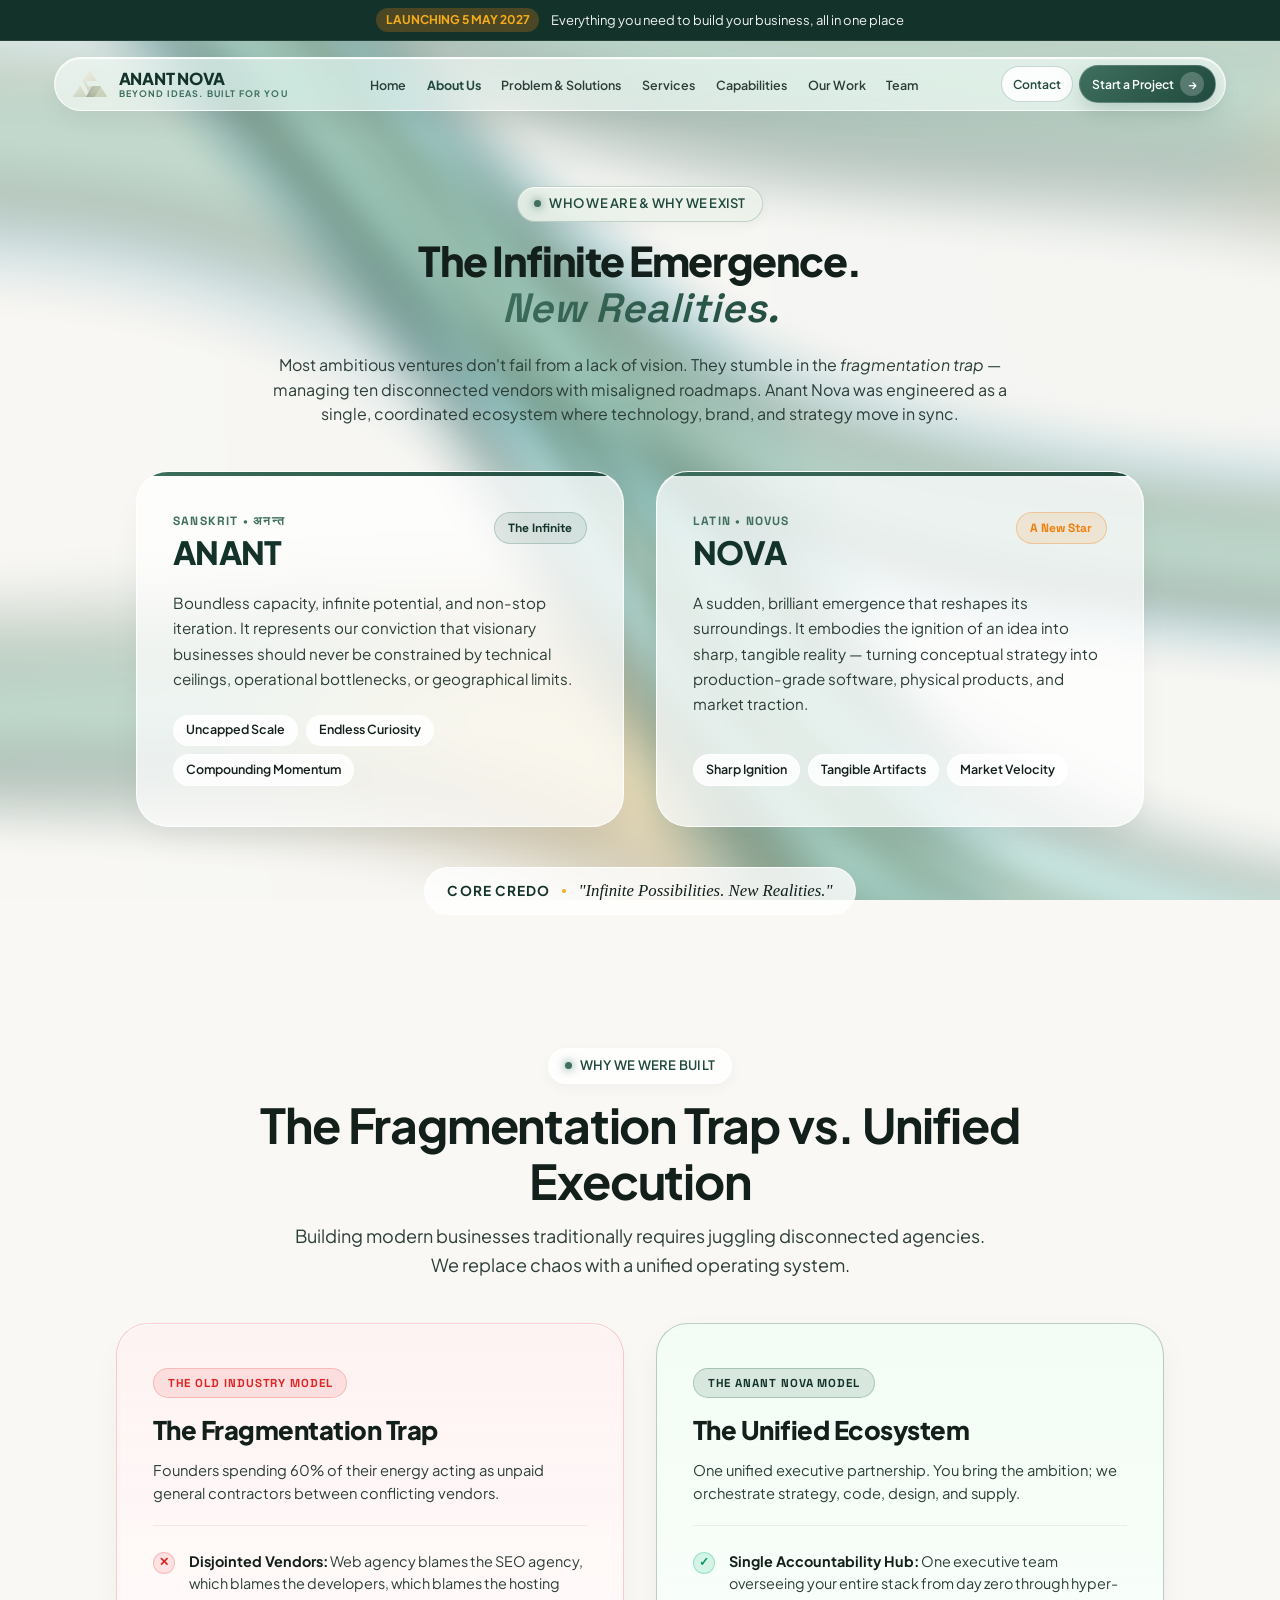
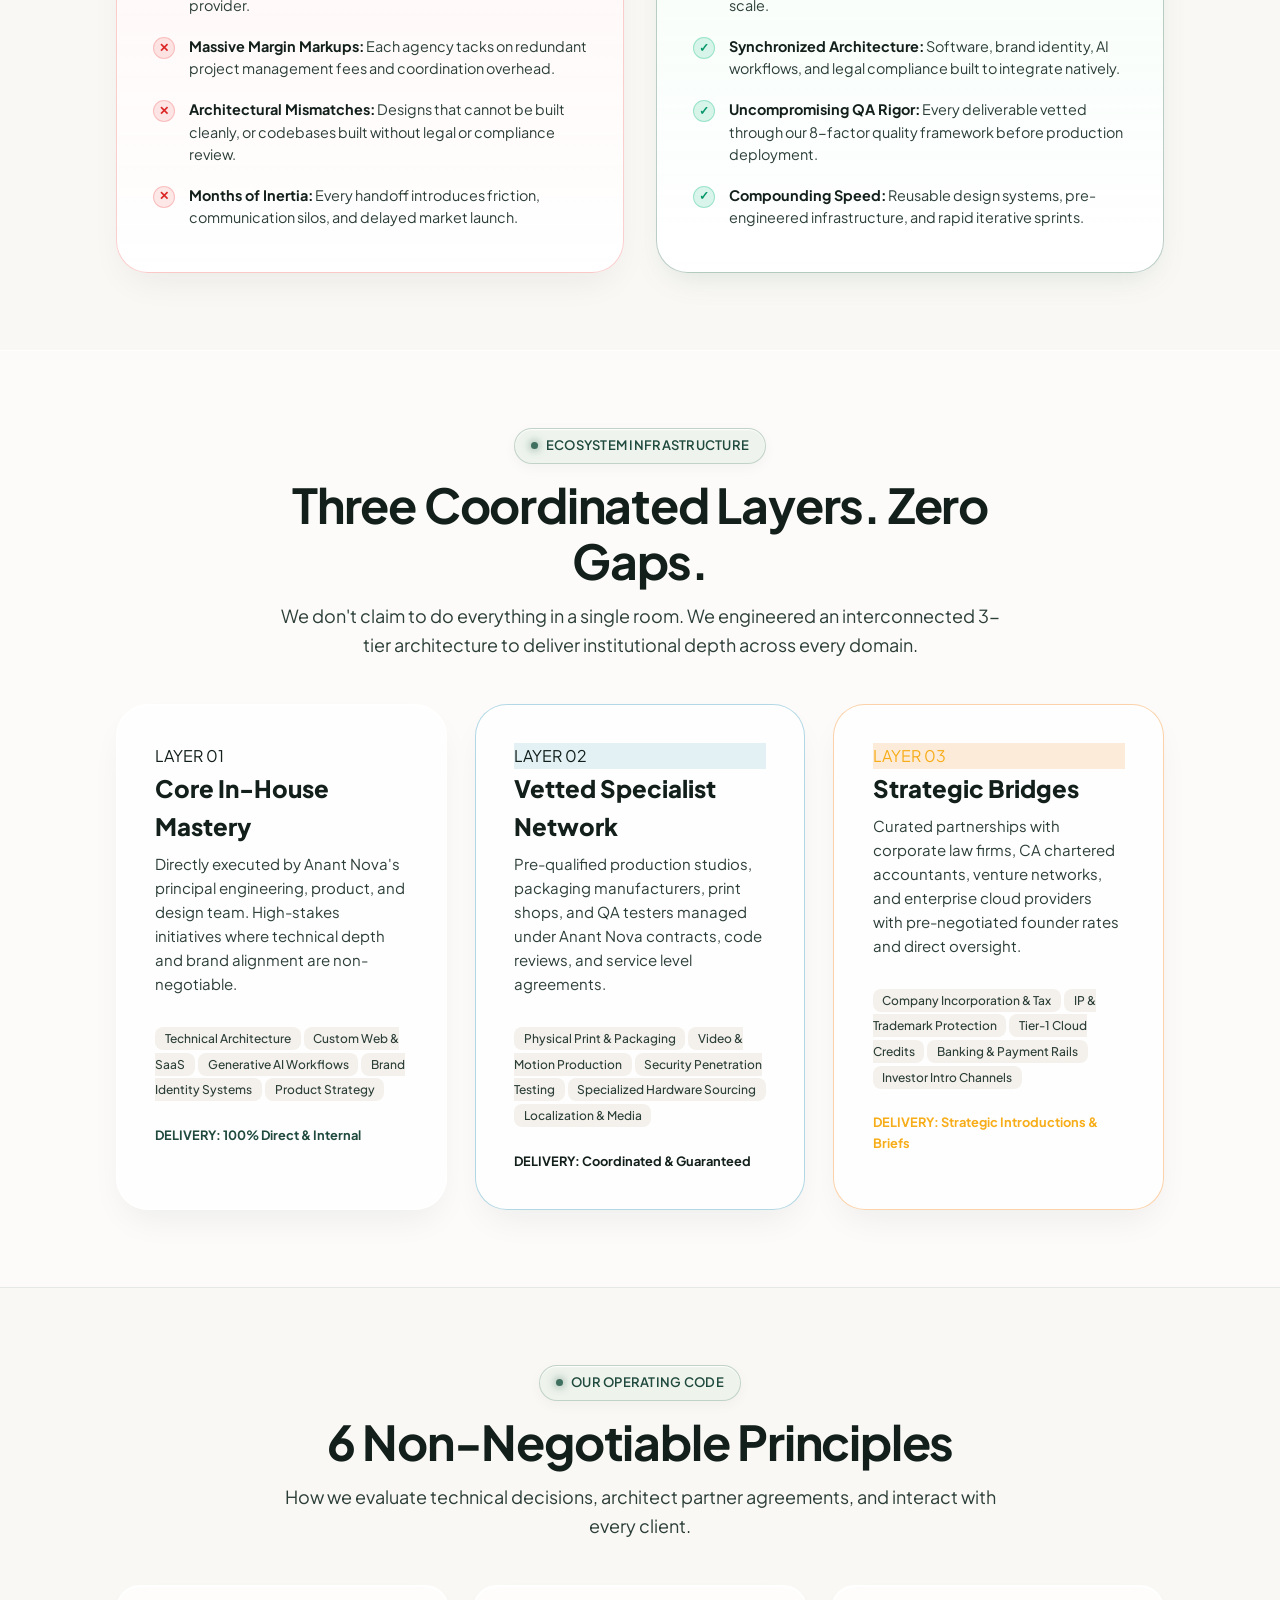
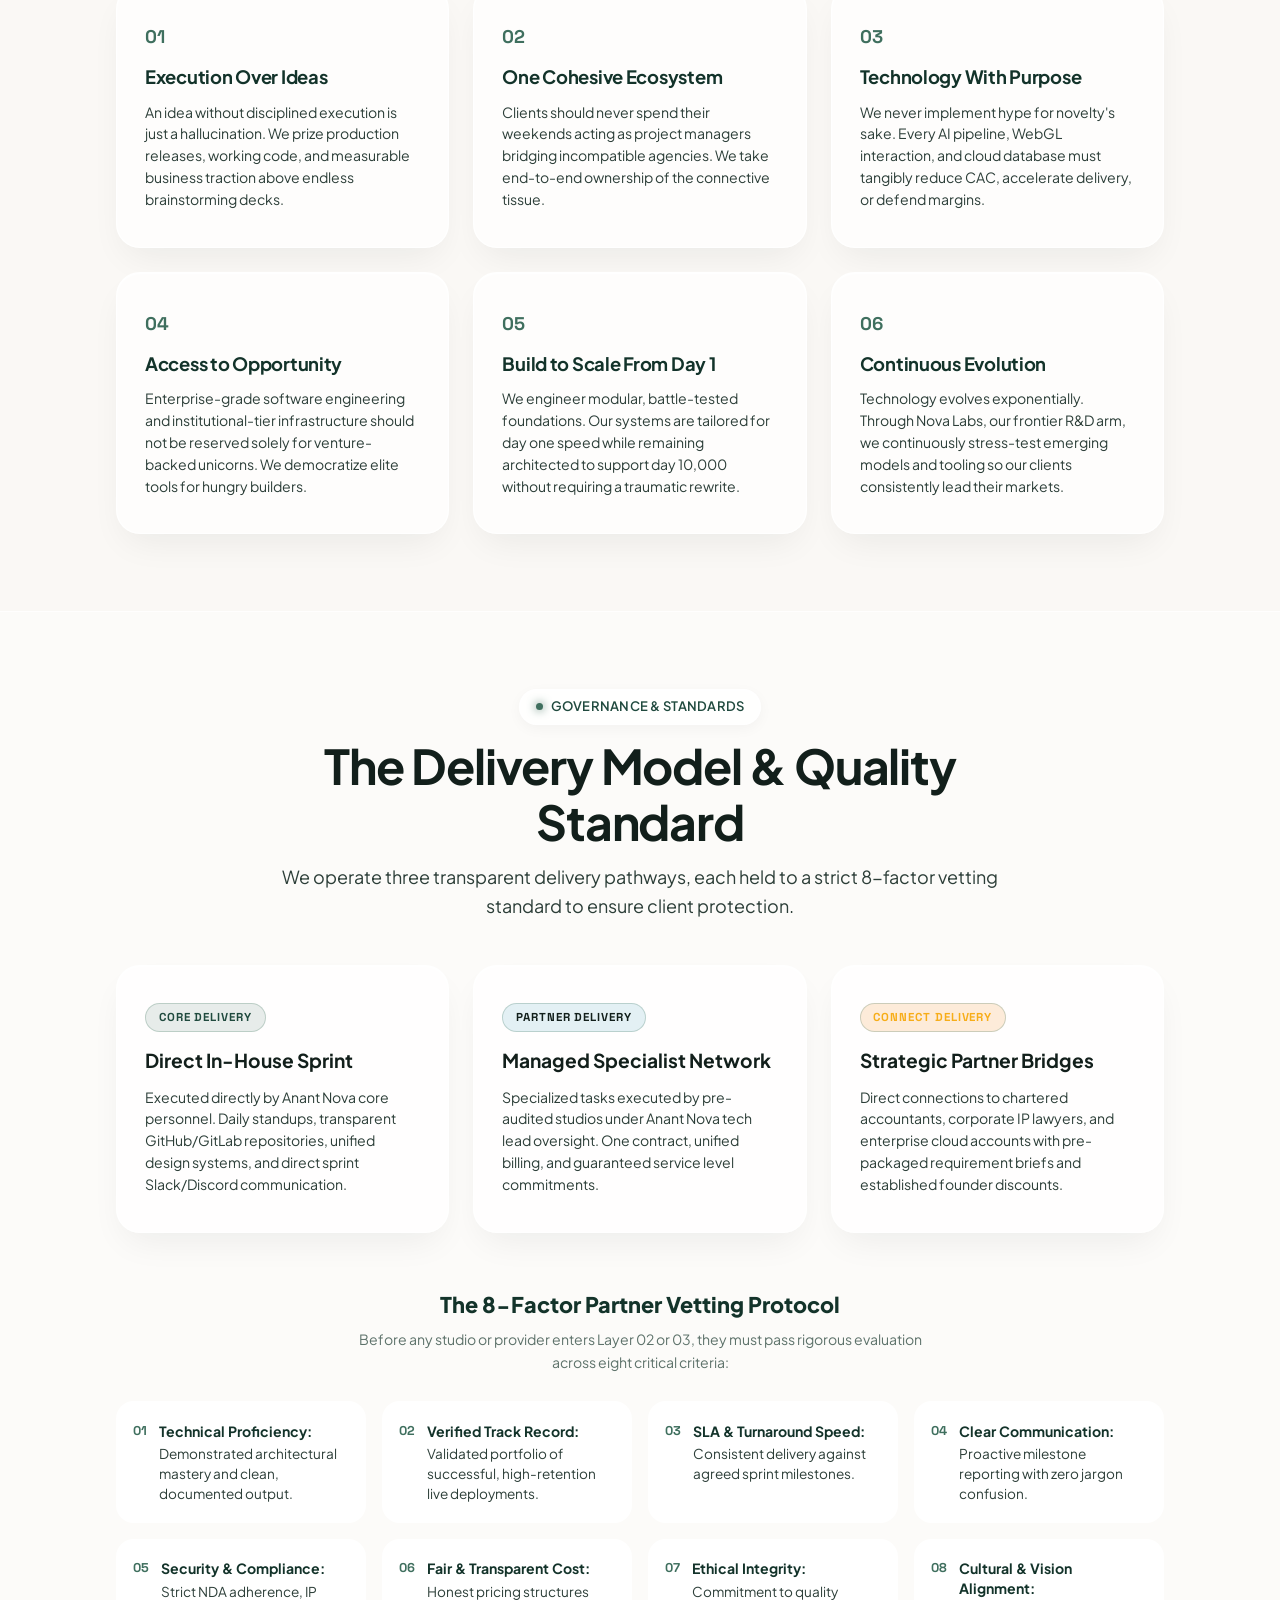
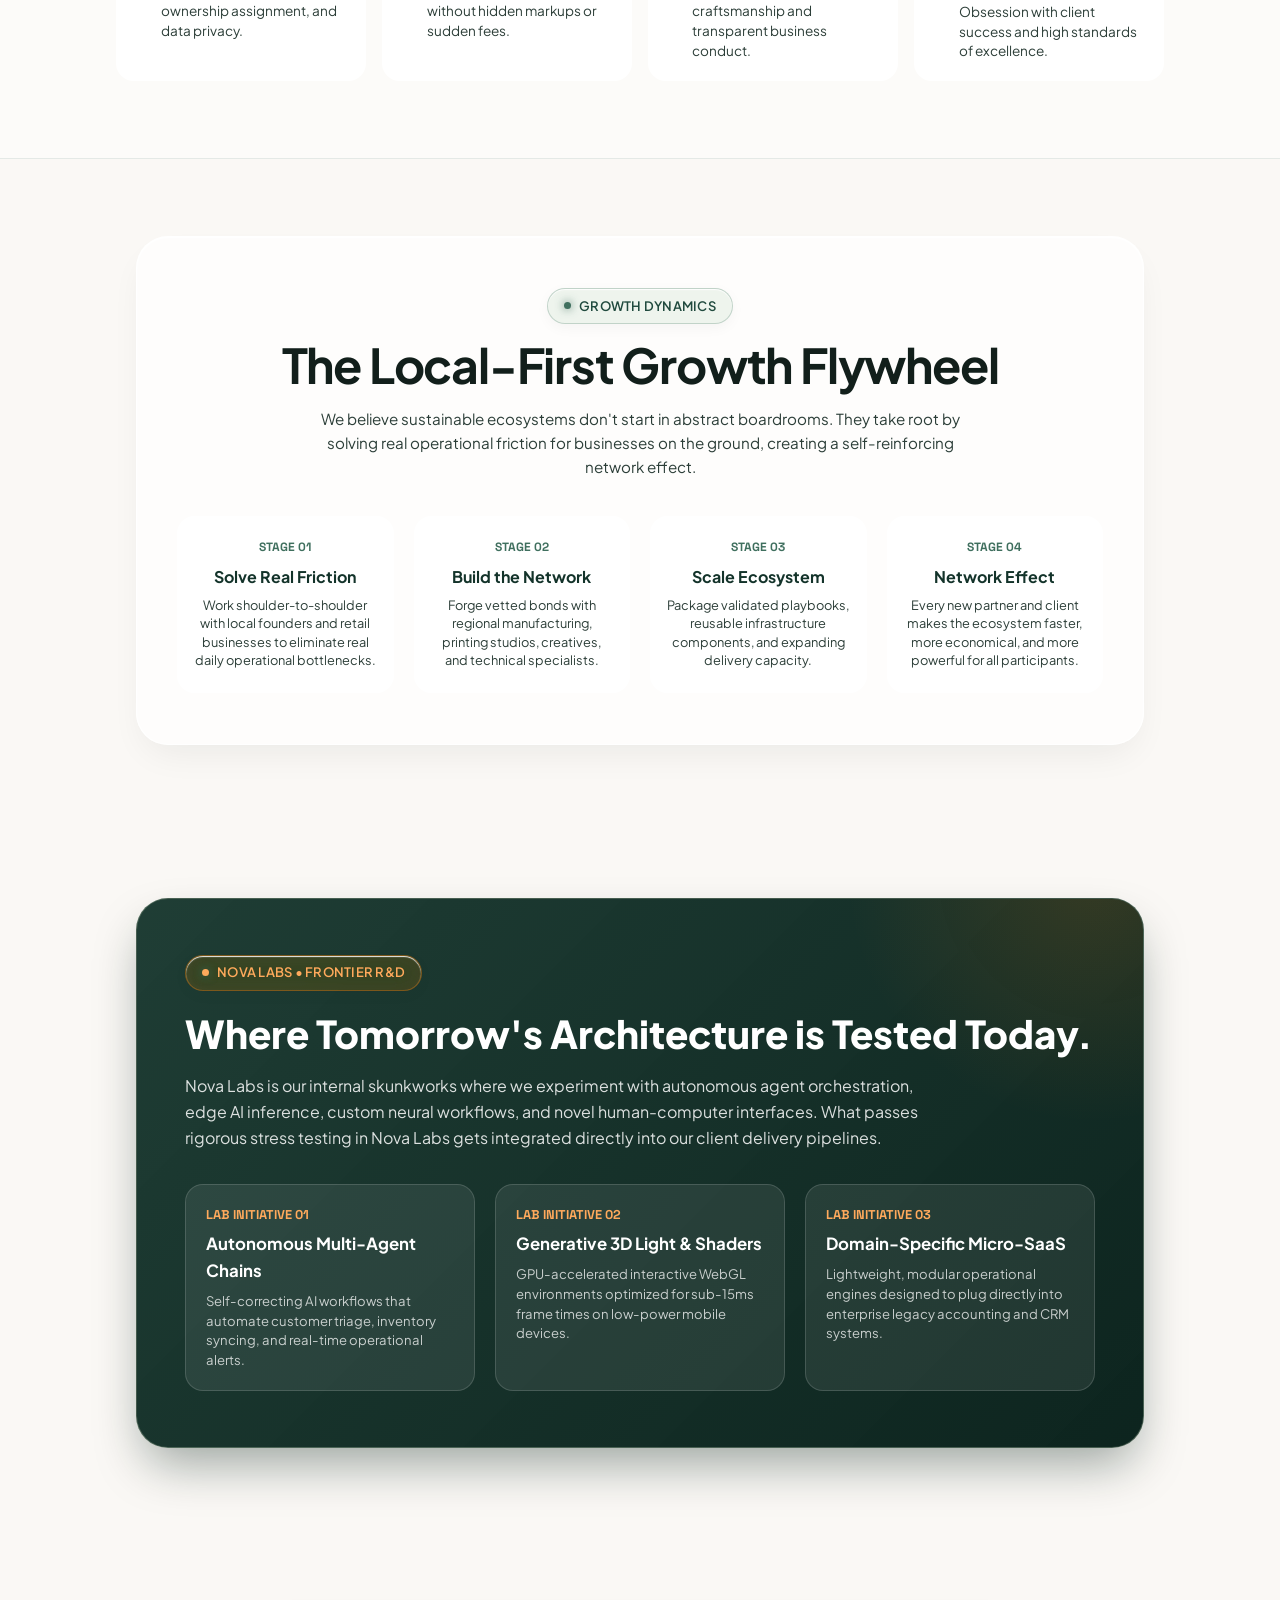
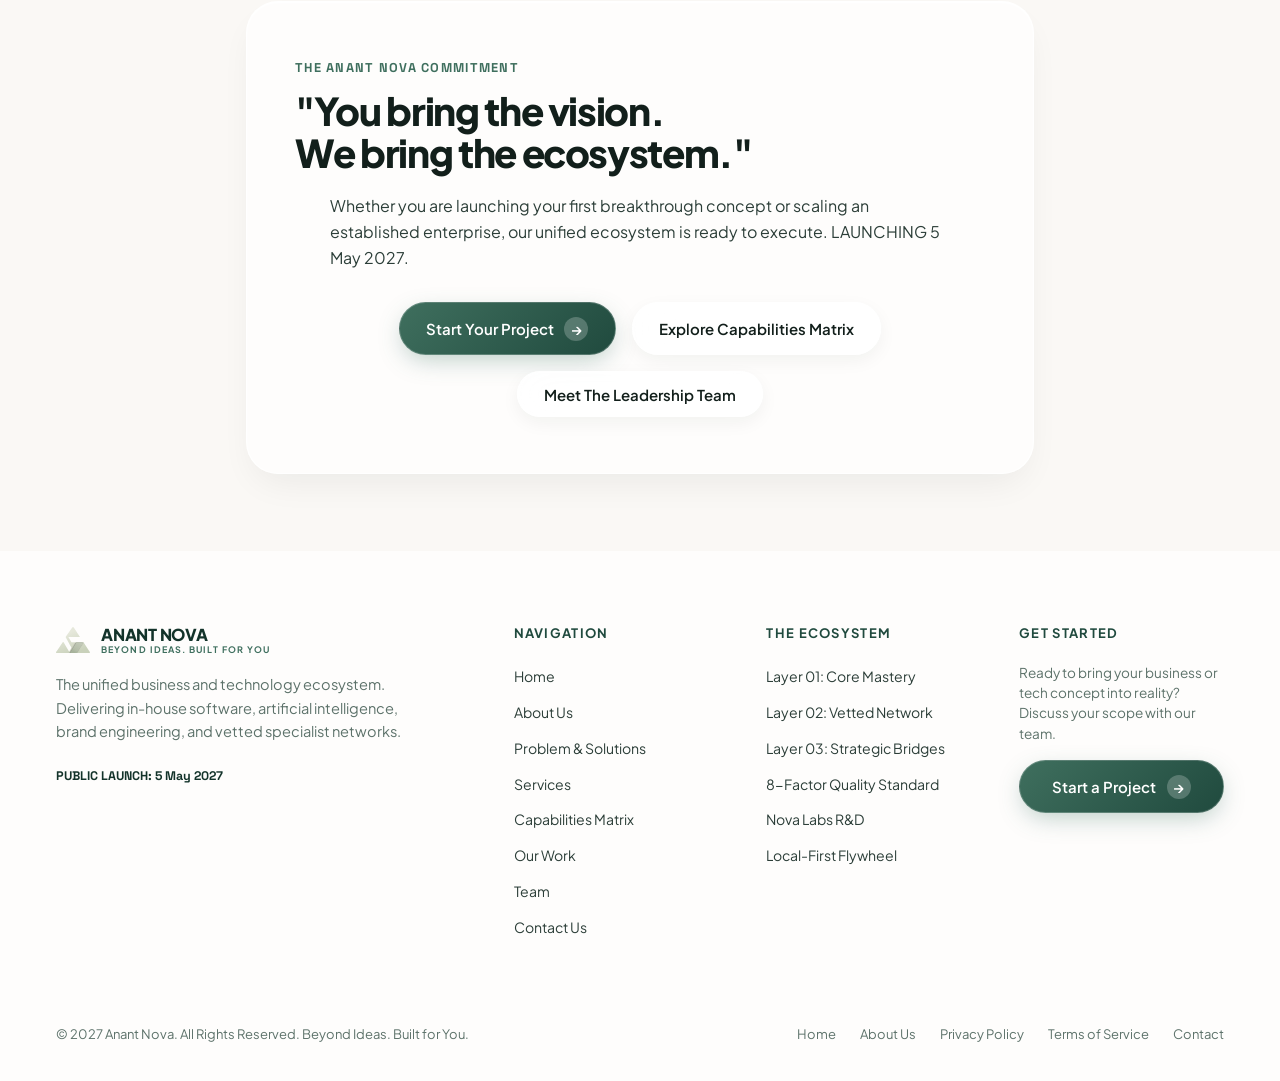
<file: about.html>
<!DOCTYPE html>
<html lang="en">

<head>
  <meta charset="UTF-8">
  <meta name="viewport" content="width=device-width, initial-scale=1.0">
  <title>About Us — Anant Nova | The Unified Business &amp; Technology Ecosystem</title>
  <meta name="description"
    content="Discover Anant Nova — Infinite Possibilities. New Realities. Learn how our unified 3-tier ecosystem bridges the gap between vision, engineering, and scaling.">
  <link rel="icon" type="image/svg+xml" href="logo/favicon.svg">
  <link rel="stylesheet" href="assets/css/style.css?v=4.4">
</head>

<body>
  <!-- Master Ambient Generative 3D Light Fluid WebGL Canvas -->
  <div class="global-canvas-wrapper" aria-hidden="true">
    <canvas id="ambient-canvas"></canvas>
    <div class="global-canvas-overlay"></div>
  </div>

  <!-- Top Notice Bar -->
  <div class="top-notice-bar">
    <span class="pulse-pill">LAUNCHING 5 May 2027</span>
    <span>Everything you need to build your business, all in one place</span>
  </div>

  <!-- Master Floating Header (Glassmorphic Capsule) -->
  <header class="site-header" id="header">
    <div class="container">
      <nav class="nav-container" aria-label="Main Navigation">
        <a href="index.html" class="brand-logo" title="Anant Nova Home">
          <img src="logo/favicon.svg" alt="Anant Nova Primary Logo" class="logo-img" width="38" height="38">
          <div class="brand-name">
            <span>ANANT NOVA</span>
            <span class="brand-tagline">Beyond Ideas. Built for You</span>
          </div>
        </a>

        <ul class="nav-links">
          <li><a href="index.html#hero" class="nav-link">Home</a></li>
          <li><a href="about.html" class="nav-link" style="color: var(--accent-sage-dark); font-weight: 700;">About
              Us</a></li>
          <li><a href="index.html#problem" class="nav-link">Problem &amp; Solutions</a></li>
          <li><a href="services.html" class="nav-link">Services</a></li>
          <li><a href="index.html#capabilities" class="nav-link">Capabilities</a></li>
          <li><a href="our-work.html" class="nav-link">Our Work</a></li>
          <li><a href="team.html" class="nav-link">Team</a></li>
        </ul>

        <div class="nav-actions">
          <a href="contact.html" class="nav-contact-btn">Contact</a>
          <button class="btn btn-primary open-inquiry-modal" data-topic="About Us — Strategic Discussion">
            <span>Start a Project</span>
            <div class="btn-icon-circle">→</div>
          </button>
          <button class="mobile-menu-btn" aria-label="Toggle Navigation Menu" aria-expanded="false"
            id="mobile-toggle-btn">
            <span class="hamburger-bar"></span>
            <span class="hamburger-bar"></span>
            <span class="hamburger-bar"></span>
          </button>
        </div>
      </nav>
    </div>
  </header>

  <!-- Mobile Navigation Backdrop Overlay & Drawer -->
  <div class="mobile-nav-overlay" id="mobile-overlay" aria-hidden="true"></div>
  <aside class="mobile-nav-drawer" id="mobile-drawer" aria-hidden="true">
    <div class="mobile-drawer-header">
      <div class="brand-logo">
        <img src="logo/favicon.svg" alt="Anant Nova Logo" class="logo-img" width="34" height="34">
        <div class="brand-name">
          <span>ANANT NOVA</span>
          <span class="brand-tagline">Beyond Ideas. Built for You</span>
        </div>
      </div>
      <button class="mobile-drawer-close" id="mobile-drawer-close" aria-label="Close navigation menu">✕</button>
    </div>
    <ul class="mobile-nav-links">
      <li><a href="index.html#hero"><span>Home</span> <span class="arr">→</span></a></li>
      <li><a href="about.html" style="color: var(--accent-sage-dark); font-weight: 700;"><span>About Us</span> <span
            class="arr">→</span></a></li>
      <li><a href="index.html#problem"><span>Problem &amp; Solutions</span> <span class="arr">→</span></a></li>
      <li><a href="services.html"><span>Services</span> <span class="arr">→</span></a></li>
      <li><a href="index.html#capabilities"><span>Capabilities</span> <span class="arr">→</span></a></li>
      <li><a href="our-work.html"><span>Our Work</span> <span class="arr">→</span></a></li>
      <li><a href="team.html"><span>Team</span> <span class="arr">→</span></a></li>
      <li><a href="contact.html"><span>Contact</span> <span class="arr">→</span></a></li>
    </ul>
    <div class="mobile-drawer-footer">
      <button class="btn btn-primary open-inquiry-modal" style="width: 100%; justify-content: center;"
        data-topic="Mobile Menu Consultation">
        <span>Start a Project</span>
        <div class="btn-icon-circle">→</div>
      </button>
      <div class="mobile-drawer-status">
        <span class="status-dot"></span>
        <span>LAUNCHING 5 May 2027</span>
      </div>
    </div>
  </aside>

  <!-- Main Content Wrapper -->
  <main>
    <!-- ==========================================
         SECTION 1: HERO & THE DUAL IDENTITY
         ========================================== -->
    <section class="about-hero" id="about-hero">
      <div class="container" style="max-width: 1080px; position: relative; z-index: 10;">
        <div class="text-center" data-reveal>
          <div class="hero-badge-wrap">
            <div class="pill-badge sage">
              <span class="dot"></span>
              <span>WHO WE ARE &amp; WHY WE EXIST</span>
            </div>
          </div>
          <h1 class="heading-xl hero-title" style="margin-top: 0.5rem; margin-bottom: 1.25rem;">
            The Infinite Emergence.<br>
            <span class="italic-accent">New Realities.</span>
          </h1>
          <p class="hero-description" style="max-width: 780px; margin-left: auto; margin-right: auto;">
            Most ambitious ventures don't fail from a lack of vision. They stumble in the <em>fragmentation trap</em> —
            managing ten disconnected vendors with misaligned roadmaps. Anant Nova was engineered as a single,
            coordinated ecosystem where technology, brand, and strategy move in sync.
          </p>
        </div>

        <!-- The Meaning of Anant Nova Cards -->
        <div class="about-meaning-grid" data-reveal>
          <!-- Card: Anant -->
          <div class="meaning-card">
            <div class="meaning-header">
              <div>
                <span class="meaning-origin">SANSKRIT • अनन्त</span>
                <h3 class="meaning-term">ANANT</h3>
              </div>
              <div class="meaning-badge">The Infinite</div>
            </div>
            <p class="meaning-summary">
              Boundless capacity, infinite potential, and non-stop iteration. It represents our conviction that
              visionary businesses should never be constrained by technical ceilings, operational bottlenecks, or
              geographical limits.
            </p>
            <div class="meaning-traits">
              <span class="meaning-tag">Uncapped Scale</span>
              <span class="meaning-tag">Endless Curiosity</span>
              <span class="meaning-tag">Compounding Momentum</span>
            </div>
          </div>

          <!-- Card: Nova -->
          <div class="meaning-card">
            <div class="meaning-header">
              <div>
                <span class="meaning-origin">LATIN • NOVUS</span>
                <h3 class="meaning-term">NOVA</h3>
              </div>
              <div class="meaning-badge nova">A New Star</div>
            </div>
            <p class="meaning-summary">
              A sudden, brilliant emergence that reshapes its surroundings. It embodies the ignition of an idea into
              sharp, tangible reality — turning conceptual strategy into production-grade software, physical products,
              and market traction.
            </p>
            <div class="meaning-traits">
              <span class="meaning-tag">Sharp Ignition</span>
              <span class="meaning-tag">Tangible Artifacts</span>
              <span class="meaning-tag">Market Velocity</span>
            </div>
          </div>
        </div>

        <!-- Tagline Banner -->
        <div class="text-center" style="margin-top: 2.5rem;" data-reveal>
          <div
            style="display: inline-flex; align-items: center; gap: 0.75rem; background: rgba(255, 255, 255, 0.8); border: 1px solid var(--glass-border); padding: 0.6rem 1.4rem; border-radius: var(--radius-full); box-shadow: var(--shadow-sm); backdrop-filter: blur(8px);">
            <span
              style="font-size: 0.85rem; font-weight: 700; color: var(--accent-sage-deep); text-transform: uppercase; letter-spacing: 0.08em;">Core
              Credo</span>
            <span style="width: 4px; height: 4px; background: var(--accent-amber); border-radius: 50%;"></span>
            <span
              style="font-family: 'Playfair Display', serif; font-style: italic; font-size: 1.05rem; color: var(--text-primary);">"Infinite
              Possibilities. New Realities."</span>
          </div>
        </div>
      </div>
    </section>

    <!-- ==========================================
         SECTION 2: THE PROBLEM & THE ECOSYSTEM SOLUTION
         ========================================== -->
    <section class="section-py" id="problem-solution">
      <div class="container" style="max-width: 1120px;">
        <div class="section-header text-center" data-reveal>
          <div class="pill-badge amber" style="margin-bottom: 0.85rem;">
            <span class="dot"></span>
            <span>WHY WE WERE BUILT</span>
          </div>
          <h2 class="heading-lg" style="margin-bottom: 0.85rem;">The Fragmentation Trap vs. Unified Execution</h2>
          <p class="section-desc" style="max-width: 720px; margin-left: auto; margin-right: auto;">
            Building modern businesses traditionally requires juggling disconnected agencies. We replace chaos with a
            unified operating system.
          </p>
        </div>

        <div class="comparison-grid" data-reveal>
          <!-- Left: Traditional Fragmentation -->
          <div class="comparison-card card-traditional">
            <div class="comparison-header">
              <span class="comp-badge bad">THE OLD INDUSTRY MODEL</span>
              <h3>The Fragmentation Trap</h3>
              <p>Founders spending 60% of their energy acting as unpaid general contractors between conflicting vendors.
              </p>
            </div>
            <ul class="comparison-points">
              <li>
                <div class="point-icon cross">✕</div>
                <div>
                  <strong>Disjointed Vendors:</strong> Web agency blames the SEO agency, which blames the developers,
                  which blames the hosting provider.
                </div>
              </li>
              <li>
                <div class="point-icon cross">✕</div>
                <div>
                  <strong>Massive Margin Markups:</strong> Each agency tacks on redundant project management fees and
                  coordination overhead.
                </div>
              </li>
              <li>
                <div class="point-icon cross">✕</div>
                <div>
                  <strong>Architectural Mismatches:</strong> Designs that cannot be built cleanly, or codebases built
                  without legal or compliance review.
                </div>
              </li>
              <li>
                <div class="point-icon cross">✕</div>
                <div>
                  <strong>Months of Inertia:</strong> Every handoff introduces friction, communication silos, and
                  delayed market launch.
                </div>
              </li>
            </ul>
          </div>

          <!-- Right: Anant Nova Solution -->
          <div class="comparison-card card-ecosystem">
            <div class="comparison-header">
              <span class="comp-badge good">THE ANANT NOVA MODEL</span>
              <h3>The Unified Ecosystem</h3>
              <p>One unified executive partnership. You bring the ambition; we orchestrate strategy, code, design, and
                supply.</p>
            </div>
            <ul class="comparison-points">
              <li>
                <div class="point-icon check">✓</div>
                <div>
                  <strong>Single Accountability Hub:</strong> One executive team overseeing your entire stack from day
                  zero through hyper-scale.
                </div>
              </li>
              <li>
                <div class="point-icon check">✓</div>
                <div>
                  <strong>Synchronized Architecture:</strong> Software, brand identity, AI workflows, and legal
                  compliance built to integrate natively.
                </div>
              </li>
              <li>
                <div class="point-icon check">✓</div>
                <div>
                  <strong>Uncompromising QA Rigor:</strong> Every deliverable vetted through our 8-factor quality
                  framework before production deployment.
                </div>
              </li>
              <li>
                <div class="point-icon check">✓</div>
                <div>
                  <strong>Compounding Speed:</strong> Reusable design systems, pre-engineered infrastructure, and rapid
                  iterative sprints.
                </div>
              </li>
            </ul>
          </div>
        </div>
      </div>
    </section>

    <!-- ==========================================
         SECTION 3: THREE-TIER ARCHITECTURE
         ========================================== -->
    <section class="section-py section-glass-band" id="three-tier-architecture">
      <div class="container" style="max-width: 1120px;">
        <div class="section-header text-center" data-reveal>
          <div class="pill-badge sage" style="margin-bottom: 0.85rem;">
            <span class="dot"></span>
            <span>ECOSYSTEM INFRASTRUCTURE</span>
          </div>
          <h2 class="heading-lg" style="margin-bottom: 0.85rem;">Three Coordinated Layers. Zero Gaps.</h2>
          <p class="section-desc" style="max-width: 720px; margin-left: auto; margin-right: auto;">
            We don't claim to do everything in a single room. We engineered an interconnected 3-tier architecture to
            deliver institutional depth across every domain.
          </p>
        </div>

        <div class="layers-grid" data-reveal>
          <!-- Layer 01: Core -->
          <div class="layer-card">
            <div class="layer-badge">LAYER 01</div>
            <h3 class="layer-title">Core In-House Mastery</h3>
            <p class="layer-desc">
              Directly executed by Anant Nova's principal engineering, product, and design team. High-stakes initiatives
              where technical depth and brand alignment are non-negotiable.
            </p>
            <div class="layer-capabilities">
              <span class="cap-tag">Technical Architecture</span>
              <span class="cap-tag">Custom Web &amp; SaaS</span>
              <span class="cap-tag">Generative AI Workflows</span>
              <span class="cap-tag">Brand Identity Systems</span>
              <span class="cap-tag">Product Strategy</span>
            </div>
            <div class="layer-meta"
              style="margin-top: 1.5rem; font-size: 0.8rem; color: var(--accent-sage-dark); font-weight: 700;">
              DELIVERY: 100% Direct &amp; Internal
            </div>
          </div>

          <!-- Layer 02: Network -->
          <div class="layer-card" style="border-color: rgba(66, 158, 189, 0.4);">
            <div class="layer-badge" style="background: rgba(66, 158, 189, 0.15); color: var(--accent-blue);">LAYER 02
            </div>
            <h3 class="layer-title">Vetted Specialist Network</h3>
            <p class="layer-desc">
              Pre-qualified production studios, packaging manufacturers, print shops, and QA testers managed under Anant
              Nova contracts, code reviews, and service level agreements.
            </p>
            <div class="layer-capabilities">
              <span class="cap-tag">Physical Print &amp; Packaging</span>
              <span class="cap-tag">Video &amp; Motion Production</span>
              <span class="cap-tag">Security Penetration Testing</span>
              <span class="cap-tag">Specialized Hardware Sourcing</span>
              <span class="cap-tag">Localization &amp; Media</span>
            </div>
            <div class="layer-meta"
              style="margin-top: 1.5rem; font-size: 0.8rem; color: var(--accent-blue); font-weight: 700;">
              DELIVERY: Coordinated &amp; Guaranteed
            </div>
          </div>

          <!-- Layer 03: Connect -->
          <div class="layer-card" style="border-color: rgba(242, 127, 12, 0.35);">
            <div class="layer-badge" style="background: rgba(242, 127, 12, 0.15); color: var(--accent-amber);">LAYER 03
            </div>
            <h3 class="layer-title">Strategic Bridges</h3>
            <p class="layer-desc">
              Curated partnerships with corporate law firms, CA chartered accountants, venture networks, and enterprise
              cloud providers with pre-negotiated founder rates and direct oversight.
            </p>
            <div class="layer-capabilities">
              <span class="cap-tag">Company Incorporation &amp; Tax</span>
              <span class="cap-tag">IP &amp; Trademark Protection</span>
              <span class="cap-tag">Tier-1 Cloud Credits</span>
              <span class="cap-tag">Banking &amp; Payment Rails</span>
              <span class="cap-tag">Investor Intro Channels</span>
            </div>
            <div class="layer-meta"
              style="margin-top: 1.5rem; font-size: 0.8rem; color: var(--accent-amber); font-weight: 700;">
              DELIVERY: Strategic Introductions &amp; Briefs
            </div>
          </div>
        </div>
      </div>
    </section>

    <!-- ==========================================
         SECTION 4: SIX CORE PRINCIPLES
         ========================================== -->
    <section class="section-py" id="core-principles">
      <div class="container" style="max-width: 1120px;">
        <div class="section-header text-center" data-reveal>
          <div class="pill-badge sage" style="margin-bottom: 0.85rem;">
            <span class="dot"></span>
            <span>OUR OPERATING CODE</span>
          </div>
          <h2 class="heading-lg" style="margin-bottom: 0.85rem;">6 Non-Negotiable Principles</h2>
          <p class="section-desc" style="max-width: 720px; margin-left: auto; margin-right: auto;">
            How we evaluate technical decisions, architect partner agreements, and interact with every client.
          </p>
        </div>

        <div class="principles-grid" data-reveal>
          <!-- Principle 1 -->
          <div class="principle-card">
            <span class="principle-index">01</span>
            <h3 class="principle-name">Execution Over Ideas</h3>
            <p class="principle-desc">
              An idea without disciplined execution is just a hallucination. We prize production releases, working code,
              and measurable business traction above endless brainstorming decks.
            </p>
          </div>

          <!-- Principle 2 -->
          <div class="principle-card">
            <span class="principle-index">02</span>
            <h3 class="principle-name">One Cohesive Ecosystem</h3>
            <p class="principle-desc">
              Clients should never spend their weekends acting as project managers bridging incompatible agencies. We
              take end-to-end ownership of the connective tissue.
            </p>
          </div>

          <!-- Principle 3 -->
          <div class="principle-card">
            <span class="principle-index">03</span>
            <h3 class="principle-name">Technology With Purpose</h3>
            <p class="principle-desc">
              We never implement hype for novelty's sake. Every AI pipeline, WebGL interaction, and cloud database must
              tangibly reduce CAC, accelerate delivery, or defend margins.
            </p>
          </div>

          <!-- Principle 4 -->
          <div class="principle-card">
            <span class="principle-index">04</span>
            <h3 class="principle-name">Access to Opportunity</h3>
            <p class="principle-desc">
              Enterprise-grade software engineering and institutional-tier infrastructure should not be reserved solely
              for venture-backed unicorns. We democratize elite tools for hungry builders.
            </p>
          </div>

          <!-- Principle 5 -->
          <div class="principle-card">
            <span class="principle-index">05</span>
            <h3 class="principle-name">Build to Scale From Day 1</h3>
            <p class="principle-desc">
              We engineer modular, battle-tested foundations. Our systems are tailored for day one speed while remaining
              architected to support day 10,000 without requiring a traumatic rewrite.
            </p>
          </div>

          <!-- Principle 6 -->
          <div class="principle-card">
            <span class="principle-index">06</span>
            <h3 class="principle-name">Continuous Evolution</h3>
            <p class="principle-desc">
              Technology evolves exponentially. Through Nova Labs, our frontier R&amp;D arm, we continuously stress-test
              emerging models and tooling so our clients consistently lead their markets.
            </p>
          </div>
        </div>
      </div>
    </section>

    <!-- ==========================================
         SECTION 5: DELIVERY MODEL & 8-FACTOR QUALITY PRINCIPLE
         ========================================== -->
    <section class="section-py section-glass-band" id="delivery-model">
      <div class="container" style="max-width: 1120px;">
        <div class="section-header text-center" data-reveal>
          <div class="pill-badge amber" style="margin-bottom: 0.85rem;">
            <span class="dot"></span>
            <span>GOVERNANCE &amp; STANDARDS</span>
          </div>
          <h2 class="heading-lg" style="margin-bottom: 0.85rem;">The Delivery Model &amp; Quality Standard</h2>
          <p class="section-desc" style="max-width: 740px; margin-left: auto; margin-right: auto;">
            We operate three transparent delivery pathways, each held to a strict 8-factor vetting standard to ensure
            client protection.
          </p>
        </div>

        <!-- 3 Delivery Channels -->
        <div class="delivery-grid" data-reveal>
          <div class="delivery-card">
            <span class="model-badge">CORE DELIVERY</span>
            <h3>Direct In-House Sprint</h3>
            <p>Executed directly by Anant Nova core personnel. Daily standups, transparent GitHub/GitLab repositories,
              unified design systems, and direct sprint Slack/Discord communication.</p>
          </div>

          <div class="delivery-card">
            <span class="model-badge" style="background: rgba(66, 158, 189, 0.15); color: var(--accent-blue);">PARTNER
              DELIVERY</span>
            <h3>Managed Specialist Network</h3>
            <p>Specialized tasks executed by pre-audited studios under Anant Nova tech lead oversight. One contract,
              unified billing, and guaranteed service level commitments.</p>
          </div>

          <div class="delivery-card">
            <span class="model-badge" style="background: rgba(242, 127, 12, 0.15); color: var(--accent-amber);">CONNECT
              DELIVERY</span>
            <h3>Strategic Partner Bridges</h3>
            <p>Direct connections to chartered accountants, corporate IP lawyers, and enterprise cloud accounts with
              pre-packaged requirement briefs and established founder discounts.</p>
          </div>
        </div>

        <!-- 8-Factor Quality Principle -->
        <div class="about-quality-wrap" data-reveal>
          <div class="quality-header">
            <h3 style="font-size: 1.35rem; font-weight: 800; color: var(--accent-sage-deep);">The 8-Factor Partner
              Vetting Protocol</h3>
            <p style="font-size: 0.88rem; color: var(--text-muted); max-width: 600px; margin: 0.35rem auto 0;">
              Before any studio or provider enters Layer 02 or 03, they must pass rigorous evaluation across eight
              critical criteria:
            </p>
          </div>

          <div class="quality-factors-grid">
            <div class="quality-factor-item">
              <span class="qf-num">01</span>
              <div>
                <strong>Technical Proficiency:</strong> Demonstrated architectural mastery and clean, documented output.
              </div>
            </div>

            <div class="quality-factor-item">
              <span class="qf-num">02</span>
              <div>
                <strong>Verified Track Record:</strong> Validated portfolio of successful, high-retention live
                deployments.
              </div>
            </div>

            <div class="quality-factor-item">
              <span class="qf-num">03</span>
              <div>
                <strong>SLA &amp; Turnaround Speed:</strong> Consistent delivery against agreed sprint milestones.
              </div>
            </div>

            <div class="quality-factor-item">
              <span class="qf-num">04</span>
              <div>
                <strong>Clear Communication:</strong> Proactive milestone reporting with zero jargon confusion.
              </div>
            </div>

            <div class="quality-factor-item">
              <span class="qf-num">05</span>
              <div>
                <strong>Security &amp; Compliance:</strong> Strict NDA adherence, IP ownership assignment, and data
                privacy.
              </div>
            </div>

            <div class="quality-factor-item">
              <span class="qf-num">06</span>
              <div>
                <strong>Fair &amp; Transparent Cost:</strong> Honest pricing structures without hidden markups or sudden
                fees.
              </div>
            </div>

            <div class="quality-factor-item">
              <span class="qf-num">07</span>
              <div>
                <strong>Ethical Integrity:</strong> Commitment to quality craftsmanship and transparent business
                conduct.
              </div>
            </div>

            <div class="quality-factor-item">
              <span class="qf-num">08</span>
              <div>
                <strong>Cultural &amp; Vision Alignment:</strong> Obsession with client success and high standards of
                excellence.
              </div>
            </div>
          </div>
        </div>
      </div>
    </section>

    <!-- ==========================================
         SECTION 6: LOCAL-FIRST STRATEGY & FLYWHEEL
         ========================================== -->
    <section class="section-py" id="local-first-flywheel">
      <div class="container" style="max-width: 1080px;">
        <div class="local-flow-container" data-reveal>
          <div class="local-flow-header">
            <div class="pill-badge sage" style="margin-bottom: 0.85rem;">
              <span class="dot"></span>
              <span>GROWTH DYNAMICS</span>
            </div>
            <h2 class="heading-lg" style="margin-bottom: 0.85rem;">The Local-First Growth Flywheel</h2>
            <p
              style="font-size: 0.95rem; color: var(--text-secondary); max-width: 680px; margin: 0 auto; line-height: 1.6;">
              We believe sustainable ecosystems don't start in abstract boardrooms. They take root by solving real
              operational friction for businesses on the ground, creating a self-reinforcing network effect.
            </p>
          </div>

          <div class="local-steps-grid">
            <div class="local-step-item">
              <span class="step-num">STAGE 01</span>
              <h4>Solve Real Friction</h4>
              <p>Work shoulder-to-shoulder with local founders and retail businesses to eliminate real daily operational
                bottlenecks.</p>
            </div>

            <div class="local-step-item">
              <span class="step-num">STAGE 02</span>
              <h4>Build the Network</h4>
              <p>Forge vetted bonds with regional manufacturing, printing studios, creatives, and technical specialists.
              </p>
            </div>

            <div class="local-step-item">
              <span class="step-num">STAGE 03</span>
              <h4>Scale Ecosystem</h4>
              <p>Package validated playbooks, reusable infrastructure components, and expanding delivery capacity.</p>
            </div>

            <div class="local-step-item">
              <span class="step-num">STAGE 04</span>
              <h4>Network Effect</h4>
              <p>Every new partner and client makes the ecosystem faster, more economical, and more powerful for all
                participants.</p>
            </div>
          </div>
        </div>
      </div>
    </section>

    <!-- ==========================================
         SECTION 7: NOVA LABS
         ========================================== -->
    <section class="section-py" id="nova-labs">
      <div class="container" style="max-width: 1080px;">
        <div class="nova-labs-banner" data-reveal>
          <div style="position: relative; z-index: 2;">
            <div class="pill-badge amber"
              style="background: rgba(242, 127, 12, 0.2); color: #FFAA5C; border-color: rgba(242, 127, 12, 0.35); margin-bottom: 1.25rem;">
              <span class="dot" style="background: #FFAA5C;"></span>
              <span>NOVA LABS • FRONTIER R&amp;D</span>
            </div>
            <h2
              style="font-size: clamp(1.6rem, 5vw, 2.4rem); font-weight: 800; line-height: 1.2; margin-bottom: 1rem; color: #FFFFFF;">
              Where Tomorrow's Architecture is Tested Today.
            </h2>
            <p
              style="font-size: 1rem; color: rgba(255, 255, 255, 0.85); line-height: 1.65; max-width: 760px; margin-bottom: 2rem;">
              Nova Labs is our internal skunkworks where we experiment with autonomous agent orchestration, edge AI
              inference, custom neural workflows, and novel human-computer interfaces. What passes rigorous stress
              testing in Nova Labs gets integrated directly into our client delivery pipelines.
            </p>

            <div style="display: grid; grid-template-columns: repeat(auto-fit, minmax(260px, 1fr)); gap: 1.25rem;">
              <div
                style="background: rgba(255, 255, 255, 0.08); border: 1px solid rgba(255, 255, 255, 0.15); border-radius: var(--radius-md); padding: 1.25rem;">
                <div
                  style="color: #FFAA5C; font-family: 'Space Grotesk', monospace; font-size: 0.8rem; font-weight: 700; margin-bottom: 0.35rem;">
                  LAB INITIATIVE 01</div>
                <h4 style="font-size: 1.05rem; font-weight: 700; color: #FFFFFF; margin-bottom: 0.4rem;">Autonomous
                  Multi-Agent Chains</h4>
                <p style="font-size: 0.82rem; color: rgba(255, 255, 255, 0.75); line-height: 1.5;">Self-correcting AI
                  workflows that automate customer triage, inventory syncing, and real-time operational alerts.</p>
              </div>

              <div
                style="background: rgba(255, 255, 255, 0.08); border: 1px solid rgba(255, 255, 255, 0.15); border-radius: var(--radius-md); padding: 1.25rem;">
                <div
                  style="color: #FFAA5C; font-family: 'Space Grotesk', monospace; font-size: 0.8rem; font-weight: 700; margin-bottom: 0.35rem;">
                  LAB INITIATIVE 02</div>
                <h4 style="font-size: 1.05rem; font-weight: 700; color: #FFFFFF; margin-bottom: 0.4rem;">Generative 3D
                  Light &amp; Shaders</h4>
                <p style="font-size: 0.82rem; color: rgba(255, 255, 255, 0.75); line-height: 1.5;">GPU-accelerated
                  interactive WebGL environments optimized for sub-15ms frame times on low-power mobile devices.</p>
              </div>

              <div
                style="background: rgba(255, 255, 255, 0.08); border: 1px solid rgba(255, 255, 255, 0.15); border-radius: var(--radius-md); padding: 1.25rem;">
                <div
                  style="color: #FFAA5C; font-family: 'Space Grotesk', monospace; font-size: 0.8rem; font-weight: 700; margin-bottom: 0.35rem;">
                  LAB INITIATIVE 03</div>
                <h4 style="font-size: 1.05rem; font-weight: 700; color: #FFFFFF; margin-bottom: 0.4rem;">Domain-Specific
                  Micro-SaaS</h4>
                <p style="font-size: 0.82rem; color: rgba(255, 255, 255, 0.75); line-height: 1.5;">Lightweight, modular
                  operational engines designed to plug directly into enterprise legacy accounting and CRM systems.</p>
              </div>
            </div>
          </div>
        </div>
      </div>
    </section>

    <!-- ==========================================
         SECTION 8: THE PROMISE & CTA
         ========================================== -->
    <section class="section-py text-center" id="about-cta">
      <div class="container" style="max-width: 860px;" data-reveal>
        <div class="glass-panel about-cta-panel">
          <span
            style="font-family: 'Space Grotesk', monospace; font-size: 0.8rem; font-weight: 800; color: var(--accent-sage); text-transform: uppercase; letter-spacing: 0.1em; display: block; margin-bottom: 0.75rem;">THE
            ANANT NOVA COMMITMENT</span>
          <h2 class="heading-xl" style="font-size: clamp(1.6rem, 5vw, 2.4rem); margin-bottom: 1.25rem;">
            "You bring the vision.<br>
            <span class="italic-accent">We bring the ecosystem."</span>
          </h2>
          <p
            style="font-size: 1rem; color: var(--text-secondary); max-width: 620px; margin: 0 auto 2rem; line-height: 1.6;">
            Whether you are launching your first breakthrough concept or scaling an established enterprise, our unified
            ecosystem is ready to execute. LAUNCHING 5 May 2027.
          </p>

          <div style="display: flex; gap: 1rem; justify-content: center; flex-wrap: wrap;">
            <button class="btn btn-primary open-inquiry-modal" data-topic="Strategic Ecosystem Engagement">
              <span>Start Your Project</span>
              <div class="btn-icon-circle">→</div>
            </button>
            <a href="index.html#capabilities" class="btn btn-glass">
              <span>Explore Capabilities Matrix</span>
            </a>
            <a href="team.html" class="btn btn-glass">
              <span>Meet The Leadership Team</span>
            </a>
          </div>
        </div>
      </div>
    </section>
  </main>

  <!-- ==========================================
       INTERACTIVE INQUIRY & STRATEGY MODAL
       ========================================== -->
  <div class="modal-overlay" id="inquiry-modal" aria-hidden="true">
    <div class="modal-card">
      <button class="modal-close-btn" aria-label="Close dialog">✕</button>
      <div style="margin-bottom: 1.75rem;">
        <span class="section-subtitle" style="font-size: 0.75rem;">EXECUTION STRATEGY BRIEF</span>
        <h3 style="font-size: 1.5rem; font-weight: 800; color: var(--text-primary); margin-top: 0.25rem;">Start Your
          Project</h3>
        <p style="font-size: 0.875rem; color: var(--text-muted); margin-top: 0.25rem;">
          Tell us about your ambition. Anant Nova's executive team will analyze your requirements and provide an
          execution roadmap within 24 hours.
        </p>
      </div>

      <form id="inquiry-form">
        <div class="form-group">
          <label class="form-label" for="client-name">Your Name / Company</label>
          <input type="text" id="client-name" class="form-input" placeholder="e.g. Alex Sharma / Nova Labs" required>
        </div>

        <div class="form-group">
          <label class="form-label" for="client-email">Business Email</label>
          <input type="email" id="client-email" class="form-input" placeholder="alex@company.com" required>
        </div>

        <div class="form-group">
          <label class="form-label" for="modal-topic-select">Primary Requirement Area</label>
          <select id="modal-topic-select" class="form-select">
            <option value="General Turnkey Ecosystem Execution">General Turnkey Ecosystem Execution</option>
            <option value="Custom Software, SaaS & Web Apps">Custom Software, SaaS &amp; Web Apps</option>
            <option value="AI Workflows & Autonomous Agents">AI Workflows &amp; Autonomous Agents</option>
            <option value="Brand Identity, Logo & Packaging">Brand Identity, Logo &amp; Packaging</option>
            <option value="AEO & High-Intent SEO Growth">AEO &amp; High-Intent SEO Growth</option>
            <option value="Physical Sourcing & Printing Network">Physical Sourcing &amp; Printing Network</option>
            <option value="New Business Setup & Legal Foundation">New Business Setup &amp; Legal Foundation</option>
          </select>
        </div>

        <div class="form-group">
          <label class="form-label" for="client-message">Project Vision &amp; Scope</label>
          <textarea id="client-message" class="form-textarea" rows="3"
            placeholder="Describe what you want to build, solve, or scale..." required></textarea>
        </div>

        <button type="submit" class="btn btn-nova" style="width: 100%; margin-top: 0.5rem;">
          <span>Submit Execution Brief</span>
          <div class="btn-icon-circle">→</div>
        </button>
      </form>
    </div>
  </div>

  <!-- Master Footer -->
  <footer class="site-footer">
    <div class="container">
      <div class="footer-top-grid">
        <div class="footer-brand-col">
          <div class="brand-logo" style="margin-bottom: 1rem;">
            <img src="logo/favicon.svg" alt="Anant Nova Logo" class="logo-img" width="36" height="36">
            <div class="brand-name">
              <span>ANANT NOVA</span>
              <span class="brand-tagline">Beyond Ideas. Built for You</span>
            </div>
          </div>
          <p class="footer-desc">
            The unified business and technology ecosystem. Delivering in-house software, artificial intelligence, brand
            engineering, and vetted specialist networks.
          </p>
          <div
            style="font-family: 'Space Grotesk', monospace; font-size: 0.78rem; font-weight: 700; color: var(--accent-sage-deep); margin-top: 1rem;">
            PUBLIC LAUNCH: 5 May 2027
          </div>
        </div>

        <div class="footer-col">
          <h4 class="footer-col-title">Navigation</h4>
          <ul class="footer-links">
            <li><a href="index.html#hero">Home</a></li>
            <li><a href="about.html">About Us</a></li>
            <li><a href="index.html#problem">Problem &amp; Solutions</a></li>
            <li><a href="services.html">Services</a></li>
            <li><a href="index.html#capabilities">Capabilities Matrix</a></li>
            <li><a href="our-work.html">Our Work</a></li>
            <li><a href="team.html">Team</a></li>
            <li><a href="contact.html">Contact Us</a></li>
          </ul>
        </div>

        <div class="footer-col">
          <h4 class="footer-col-title">The Ecosystem</h4>
          <ul class="footer-links">
            <li><a href="about.html#three-tier-architecture">Layer 01: Core Mastery</a></li>
            <li><a href="about.html#three-tier-architecture">Layer 02: Vetted Network</a></li>
            <li><a href="about.html#three-tier-architecture">Layer 03: Strategic Bridges</a></li>
            <li><a href="about.html#delivery-model">8-Factor Quality Standard</a></li>
            <li><a href="about.html#nova-labs">Nova Labs R&amp;D</a></li>
            <li><a href="about.html#local-first-flywheel">Local-First Flywheel</a></li>
          </ul>
        </div>

        <div class="footer-col">
          <h4 class="footer-col-title">Get Started</h4>
          <p style="font-size: 0.85rem; color: var(--text-muted); line-height: 1.5; margin-bottom: 1rem;">
            Ready to bring your business or tech concept into reality? Discuss your scope with our team.
          </p>
          <button class="btn btn-primary open-inquiry-modal" style="width: 100%;" data-topic="Footer Strategy Brief">
            <span>Start a Project</span>
            <div class="btn-icon-circle">→</div>
          </button>
        </div>
      </div>

      <div class="footer-bottom-row">
        <div>&copy; 2027 Anant Nova. All Rights Reserved. Beyond Ideas. Built for You.</div>
        <div style="display: flex; gap: 1.5rem; flex-wrap: wrap;">
          <a href="index.html">Home</a>
          <a href="about.html">About Us</a>
          <a href="privacy-policy.html">Privacy Policy</a>
          <a href="terms-conditions.html">Terms of Service</a>
          <a href="contact.html">Contact</a>
        </div>
      </div>
    </div>
  </footer>

  <!-- Master Interactive Scripts -->
  <script src="assets/js/hero-shader.js?v=4.0"></script>
  <script src="assets/js/main.js?v=4.3"></script>
</body>

</html>
</file>
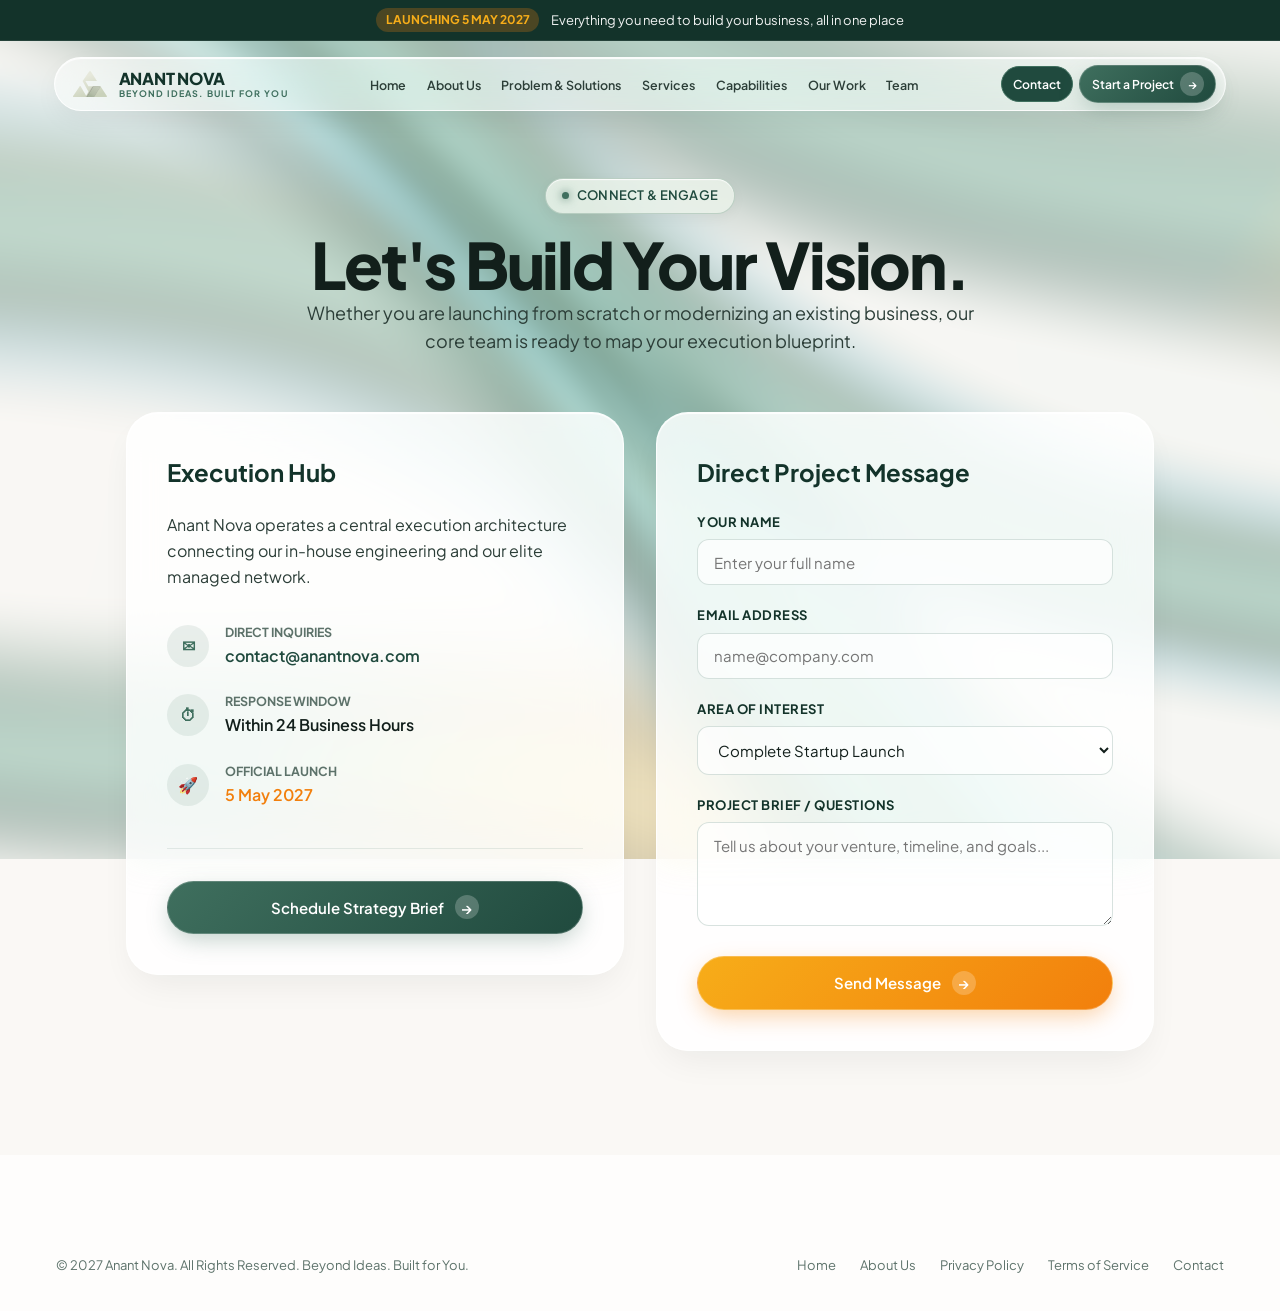
<file: contact.html>
<!DOCTYPE html>
<html lang="en">

<head>
  <meta charset="UTF-8">
  <meta name="viewport" content="width=device-width, initial-scale=1.0">
  <title>Contact — Anant Nova | Business &amp; Technology Partner</title>
  <meta name="description"
    content="Get in touch with Anant Nova. Schedule an execution strategy brief, discuss your project scope, or join our managed network.">
  <link rel="icon" type="image/svg+xml" href="logo/favicon.svg">
  <link rel="stylesheet" href="assets/css/style.css?v=4.4">
</head>

<body>
  <!-- Master Ambient Generative 3D Light Fluid WebGL Canvas -->
  <div class="global-canvas-wrapper" aria-hidden="true">
    <canvas id="ambient-canvas"></canvas>
    <div class="global-canvas-overlay"></div>
  </div>

  <!-- Top Notice Bar -->
  <div class="top-notice-bar">
    <span class="pulse-pill">LAUNCHING 5 May 2027</span>
    <span>Everything you need to build your business, all in one place</span>
  </div>

  <!-- Master Floating Header (Glassmorphic Capsule) -->
  <header class="site-header" id="header">
    <div class="container">
      <nav class="nav-container" aria-label="Main Navigation">
        <a href="index.html" class="brand-logo" title="Anant Nova Home">
          <img src="logo/favicon.svg" alt="Anant Nova Primary Logo" class="logo-img" width="38" height="38">
          <div class="brand-name">
            <span>ANANT NOVA</span>
            <span class="brand-tagline">Beyond Ideas. Built for You</span>
          </div>
        </a>

        <ul class="nav-links">
          <li><a href="index.html#hero" class="nav-link">Home</a></li>
          <li><a href="about.html" class="nav-link">About Us</a></li>
          <li><a href="index.html#problem" class="nav-link">Problem &amp; Solutions</a></li>
          <li><a href="services.html" class="nav-link">Services</a></li>
          <li><a href="index.html#capabilities" class="nav-link">Capabilities</a></li>
          <li><a href="our-work.html" class="nav-link">Our Work</a></li>
          <li><a href="team.html" class="nav-link">Team</a></li>
        </ul>

        <div class="nav-actions">
          <a href="contact.html" class="nav-contact-btn"
            style="background: var(--accent-sage-dark); color: #FFFFFF; border-color: var(--accent-sage);">Contact</a>
          <button class="btn btn-primary open-inquiry-modal" data-topic="General Ecosystem Consultation">
            <span>Start a Project</span>
            <div class="btn-icon-circle">→</div>
          </button>
          <button class="mobile-menu-btn" aria-label="Toggle Navigation Menu" aria-expanded="false"
            id="mobile-toggle-btn">
            <span class="hamburger-bar"></span>
            <span class="hamburger-bar"></span>
            <span class="hamburger-bar"></span>
          </button>
        </div>
      </nav>
    </div>
  </header>

  <!-- Mobile Navigation Backdrop Overlay & Drawer -->
  <div class="mobile-nav-overlay" id="mobile-overlay" aria-hidden="true"></div>
  <aside class="mobile-nav-drawer" id="mobile-drawer" aria-hidden="true">
    <div class="mobile-drawer-header">
      <div class="brand-logo">
        <img src="logo/favicon.svg" alt="Anant Nova Logo" class="logo-img" width="34" height="34">
        <div class="brand-name">
          <span>ANANT NOVA</span>
          <span class="brand-tagline">Beyond Ideas. Built for You</span>
        </div>
      </div>
      <button class="mobile-drawer-close" id="mobile-drawer-close" aria-label="Close navigation menu">✕</button>
    </div>
    <ul class="mobile-nav-links">
      <li><a href="index.html#hero"><span>Home</span> <span class="arr">→</span></a></li>
      <li><a href="about.html"><span>About Us</span> <span class="arr">→</span></a></li>
      <li><a href="index.html#problem"><span>Problem &amp; Solutions</span> <span class="arr">→</span></a></li>
      <li><a href="services.html"><span>Services</span> <span class="arr">→</span></a></li>
      <li><a href="index.html#capabilities"><span>Capabilities</span> <span class="arr">→</span></a></li>
      <li><a href="our-work.html"><span>Our Work</span> <span class="arr">→</span></a></li>
      <li><a href="team.html"><span>Team</span> <span class="arr">→</span></a></li>
      <li><a href="contact.html"><span>Contact</span> <span class="arr">→</span></a></li>
    </ul>
    <div class="mobile-drawer-footer">
      <button class="btn btn-primary open-inquiry-modal" style="width: 100%; justify-content: center;"
        data-topic="Mobile Menu Consultation">
        <span>Start a Project</span>
        <div class="btn-icon-circle">→</div>
      </button>
      <div class="mobile-drawer-status">
        <span class="status-dot"></span>
        <span>LAUNCHING 5 May 2027</span>
      </div>
    </div>
  </aside>

  <!-- Main Contact Section -->
  <main class="contact-section">
    <div class="container" style="max-width: 1100px;">
      <div class="section-header" style="text-align: center; margin-bottom: 3.5rem;">
        <div class="pill-badge sage" style="margin-bottom: 1rem;">
          <span class="dot"></span>
          <span>CONNECT &amp; ENGAGE</span>
        </div>
        <h1 class="heading-xl">Let's Build Your Vision.</h1>
        <p class="section-desc" style="max-width: 680px; margin: 0 auto;">
          Whether you are launching from scratch or modernizing an existing business, our core team is ready to map your
          execution blueprint.
        </p>
      </div>

      <div class="contact-grid">
        <!-- Contact Information Glass Card -->
        <div class="contact-card">
          <h2 style="font-size: 1.5rem; margin-bottom: 1.25rem; color: var(--accent-sage-deep);">Execution Hub</h2>
          <p style="color: var(--text-secondary); margin-bottom: 2rem; line-height: 1.65;">
            Anant Nova operates a central execution architecture connecting our in-house engineering and our elite
            managed network.
          </p>

          <div style="display: flex; flex-direction: column; gap: 1.5rem;">
            <div style="display: flex; align-items: center; gap: 1rem;">
              <div
                style="width: 42px; height: 42px; border-radius: 50%; background: var(--accent-sage-tint); display: flex; align-items: center; justify-content: center; color: var(--accent-sage); font-weight: bold;">
                ✉</div>
              <div>
                <div style="font-size: 0.78rem; font-weight: 700; color: var(--text-muted); text-transform: uppercase;">
                  Direct Inquiries</div>
                <a href="mailto:contact@anantnova.com"
                  style="font-weight: 600; color: var(--accent-sage-dark);">contact@anantnova.com</a>
              </div>
            </div>

            <div style="display: flex; align-items: center; gap: 1rem;">
              <div
                style="width: 42px; height: 42px; border-radius: 50%; background: var(--accent-sage-tint); display: flex; align-items: center; justify-content: center; color: var(--accent-sage); font-weight: bold;">
                ⏱</div>
              <div>
                <div style="font-size: 0.78rem; font-weight: 700; color: var(--text-muted); text-transform: uppercase;">
                  Response Window</div>
                <div style="font-weight: 600; color: var(--text-primary);">Within 24 Business Hours</div>
              </div>
            </div>

            <div style="display: flex; align-items: center; gap: 1rem;">
              <div
                style="width: 42px; height: 42px; border-radius: 50%; background: var(--accent-sage-tint); display: flex; align-items: center; justify-content: center; color: var(--accent-sage); font-weight: bold;">
                🚀</div>
              <div>
                <div style="font-size: 0.78rem; font-weight: 700; color: var(--text-muted); text-transform: uppercase;">
                  Official Launch</div>
                <div style="font-weight: 600; color: var(--accent-orange);">5 May 2027</div>
              </div>
            </div>
          </div>

          <div style="margin-top: 2.5rem; padding-top: 2rem; border-top: 1px solid rgba(63, 111, 94, 0.12);">
            <button class="btn btn-primary open-inquiry-modal" style="width: 100%; justify-content: center;"
              data-topic="Book Strategy Call">
              <span>Schedule Strategy Brief</span>
              <div class="btn-icon-circle">→</div>
            </button>
          </div>
        </div>

        <!-- Quick Inquiry Form Card -->
        <div class="contact-card">
          <h2 style="font-size: 1.5rem; margin-bottom: 1.25rem; color: var(--accent-sage-deep);">Direct Project Message
          </h2>
          <form id="contact-page-form"
            onsubmit="event.preventDefault(); alert('Thank you! Your message has been received. Our team will contact you within 24 hours.'); this.reset();">
            <div class="form-group" style="margin-bottom: 1.25rem;">
              <label class="form-label" for="contact-name">Your Name</label>
              <input type="text" id="contact-name" class="form-input" placeholder="Enter your full name" required>
            </div>
            <div class="form-group" style="margin-bottom: 1.25rem;">
              <label class="form-label" for="contact-email">Email Address</label>
              <input type="email" id="contact-email" class="form-input" placeholder="name@company.com" required>
            </div>
            <div class="form-group" style="margin-bottom: 1.25rem;">
              <label class="form-label" for="contact-topic">Area of Interest</label>
              <select id="contact-topic" class="form-select">
                <option value="Complete Startup Launch">Complete Startup Launch</option>
                <option value="Custom Software &amp; AI">Custom Software &amp; AI</option>
                <option value="Brand Architecture &amp; Identity">Brand Architecture &amp; Identity</option>
                <option value="Managed Network Sourcing">Managed Network Sourcing</option>
                <option value="Other Consultation">Other Consultation</option>
              </select>
            </div>
            <div class="form-group" style="margin-bottom: 1.5rem;">
              <label class="form-label" for="contact-message">Project Brief / Questions</label>
              <textarea id="contact-message" class="form-textarea" rows="4"
                placeholder="Tell us about your venture, timeline, and goals..." required></textarea>
            </div>
            <button type="submit" class="btn btn-nova" style="width: 100%; justify-content: center;">
              <span>Send Message</span>
              <div class="btn-icon-circle">→</div>
            </button>
          </form>
        </div>
      </div>
    </div>
  </main>

  <!-- Footer -->
  <footer class="site-footer">
    <div class="container">
      <div class="footer-bottom-row" style="border-top: none;">
        <div>&copy; 2027 Anant Nova. All Rights Reserved. Beyond Ideas. Built for You.</div>
        <div style="display: flex; gap: 1.5rem; flex-wrap: wrap;">
          <a href="index.html">Home</a>
          <a href="about.html">About Us</a>
          <a href="privacy-policy.html">Privacy Policy</a>
          <a href="terms-conditions.html">Terms of Service</a>
          <a href="contact.html">Contact</a>
        </div>
      </div>
    </div>
  </footer>

  <script src="assets/js/hero-shader.js?v=4.0"></script>
  <script src="assets/js/main.js?v=4.3"></script>
</body>

</html>
</file>
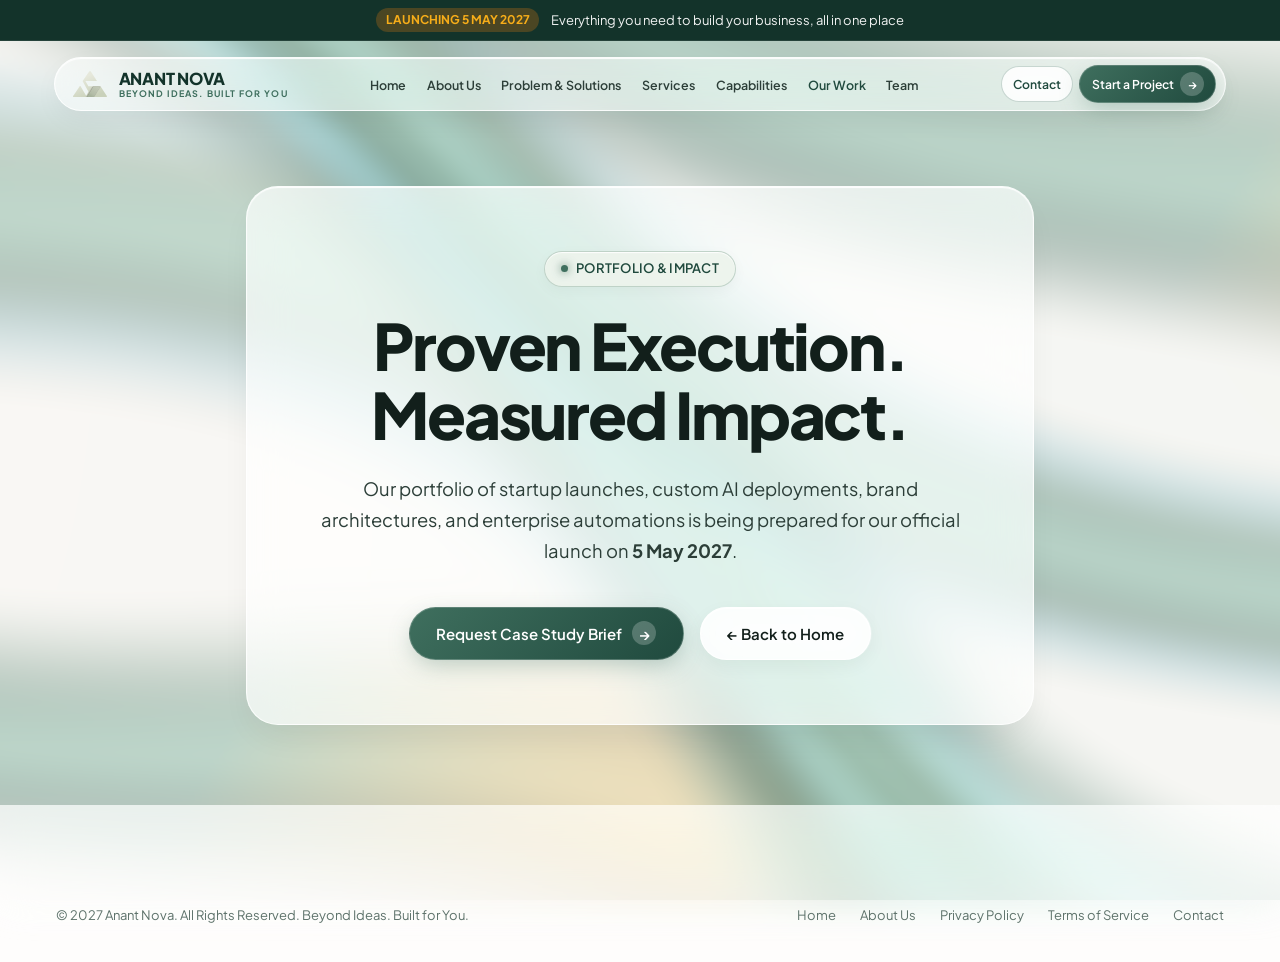
<file: our-work.html>
<!DOCTYPE html>
<html lang="en">

<head>
  <meta charset="UTF-8">
  <meta name="viewport" content="width=device-width, initial-scale=1.0">
  <title>Our Work — Anant Nova | Ecosystem Portfolio &amp; Case Studies</title>
  <meta name="description"
    content="Explore client case studies, digital transformations, and custom technology built by the Anant Nova ecosystem.">
  <link rel="icon" type="image/svg+xml" href="logo/favicon.svg">
  <link rel="stylesheet" href="assets/css/style.css?v=4.4">
</head>

<body>
  <!-- Master Ambient Generative 3D Light Fluid WebGL Canvas -->
  <div class="global-canvas-wrapper" aria-hidden="true">
    <canvas id="ambient-canvas"></canvas>
    <div class="global-canvas-overlay"></div>
  </div>

  <!-- Top Notice Bar -->
  <div class="top-notice-bar">
    <span class="pulse-pill">LAUNCHING 5 May 2027</span>
    <span>Everything you need to build your business, all in one place</span>
  </div>

  <!-- Master Floating Header (Glassmorphic Capsule) -->
  <header class="site-header" id="header">
    <div class="container">
      <nav class="nav-container" aria-label="Main Navigation">
        <a href="index.html" class="brand-logo" title="Anant Nova Home">
          <img src="logo/favicon.svg" alt="Anant Nova Primary Logo" class="logo-img" width="38" height="38">
          <div class="brand-name">
            <span>ANANT NOVA</span>
            <span class="brand-tagline">Beyond Ideas. Built for You</span>
          </div>
        </a>

        <ul class="nav-links">
          <li><a href="index.html#hero" class="nav-link">Home</a></li>
          <li><a href="about.html" class="nav-link">About Us</a></li>
          <li><a href="index.html#problem" class="nav-link">Problem &amp; Solutions</a></li>
          <li><a href="services.html" class="nav-link">Services</a></li>
          <li><a href="index.html#capabilities" class="nav-link">Capabilities</a></li>
          <li><a href="our-work.html" class="nav-link" style="color: var(--accent-sage-dark);">Our Work</a></li>
          <li><a href="team.html" class="nav-link">Team</a></li>
        </ul>

        <div class="nav-actions">
          <a href="contact.html" class="nav-contact-btn">Contact</a>
          <button class="btn btn-primary open-inquiry-modal" data-topic="General Ecosystem Consultation">
            <span>Start a Project</span>
            <div class="btn-icon-circle">→</div>
          </button>
          <button class="mobile-menu-btn" aria-label="Toggle Navigation Menu" aria-expanded="false"
            id="mobile-toggle-btn">
            <span class="hamburger-bar"></span>
            <span class="hamburger-bar"></span>
            <span class="hamburger-bar"></span>
          </button>
        </div>
      </nav>
    </div>
  </header>

  <!-- Mobile Navigation Backdrop Overlay & Drawer -->
  <div class="mobile-nav-overlay" id="mobile-overlay" aria-hidden="true"></div>
  <aside class="mobile-nav-drawer" id="mobile-drawer" aria-hidden="true">
    <div class="mobile-drawer-header">
      <div class="brand-logo">
        <img src="logo/favicon.svg" alt="Anant Nova Logo" class="logo-img" width="34" height="34">
        <div class="brand-name">
          <span>ANANT NOVA</span>
          <span class="brand-tagline">Beyond Ideas. Built for You</span>
        </div>
      </div>
      <button class="mobile-drawer-close" id="mobile-drawer-close" aria-label="Close navigation menu">✕</button>
    </div>
    <ul class="mobile-nav-links">
      <li><a href="index.html#hero"><span>Home</span> <span class="arr">→</span></a></li>
      <li><a href="about.html"><span>About Us</span> <span class="arr">→</span></a></li>
      <li><a href="index.html#problem"><span>Problem &amp; Solutions</span> <span class="arr">→</span></a></li>
      <li><a href="services.html"><span>Services</span> <span class="arr">→</span></a></li>
      <li><a href="index.html#capabilities"><span>Capabilities</span> <span class="arr">→</span></a></li>
      <li><a href="our-work.html"><span>Our Work</span> <span class="arr">→</span></a></li>
      <li><a href="team.html"><span>Team</span> <span class="arr">→</span></a></li>
      <li><a href="contact.html"><span>Contact</span> <span class="arr">→</span></a></li>
    </ul>
    <div class="mobile-drawer-footer">
      <button class="btn btn-primary open-inquiry-modal" style="width: 100%; justify-content: center;"
        data-topic="Mobile Menu Consultation">
        <span>Start a Project</span>
        <div class="btn-icon-circle">→</div>
      </button>
      <div class="mobile-drawer-status">
        <span class="status-dot"></span>
        <span>LAUNCHING 5 May 2027</span>
      </div>
    </div>
  </aside>

  <!-- Main Placeholder Hero -->
  <main class="subpage-hero">
    <div class="container" style="max-width: 860px; text-align: center; position: relative; z-index: 10;">
      <div class="glass-panel subpage-card">
        <div class="pill-badge sage" style="margin-bottom: 1.5rem;">
          <span class="dot"></span>
          <span>PORTFOLIO &amp; IMPACT</span>
        </div>
        <h1 class="heading-xl" style="margin-bottom: 1.5rem; color: var(--text-primary);">
          Proven Execution. Measured Impact.
        </h1>
        <p class="subpage-desc">
          Our portfolio of startup launches, custom AI deployments, brand architectures, and enterprise automations is
          being prepared for our official launch on <strong>5 May 2027</strong>.
        </p>
        <div class="subpage-actions">
          <button class="btn btn-primary open-inquiry-modal" data-topic="Portfolio Showcase Request">
            <span>Request Case Study Brief</span>
            <div class="btn-icon-circle">→</div>
          </button>
          <a href="index.html" class="btn btn-glass">
            <span>← Back to Home</span>
          </a>
        </div>
      </div>
    </div>
  </main>

  <!-- Footer -->
  <footer class="site-footer">
    <div class="container">
      <div class="footer-bottom-row" style="border-top: none;">
        <div>&copy; 2027 Anant Nova. All Rights Reserved. Beyond Ideas. Built for You.</div>
        <div style="display: flex; gap: 1.5rem; flex-wrap: wrap;">
          <a href="index.html">Home</a>
          <a href="about.html">About Us</a>
          <a href="privacy-policy.html">Privacy Policy</a>
          <a href="terms-conditions.html">Terms of Service</a>
          <a href="contact.html">Contact</a>
        </div>
      </div>
    </div>
  </footer>

  <script src="assets/js/hero-shader.js?v=4.0"></script>
  <script src="assets/js/main.js?v=4.3"></script>
</body>

</html>
</file>
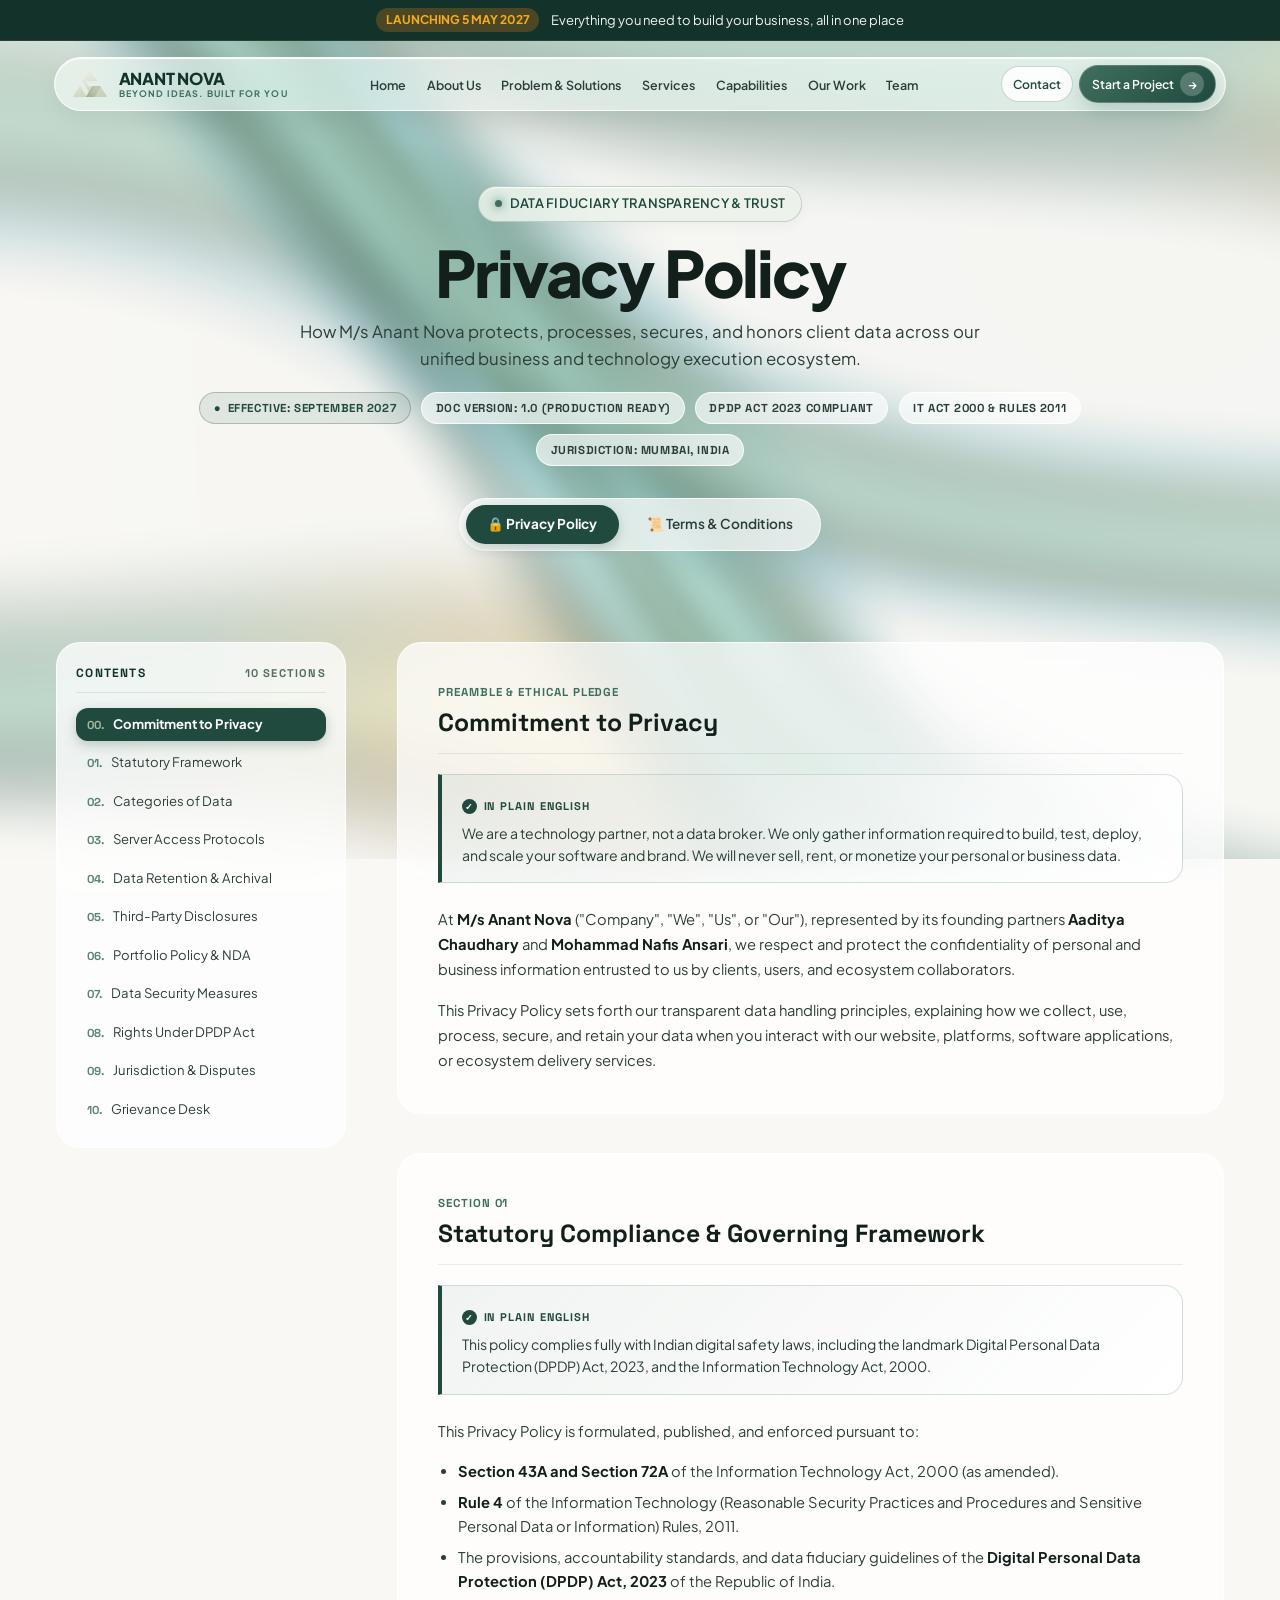
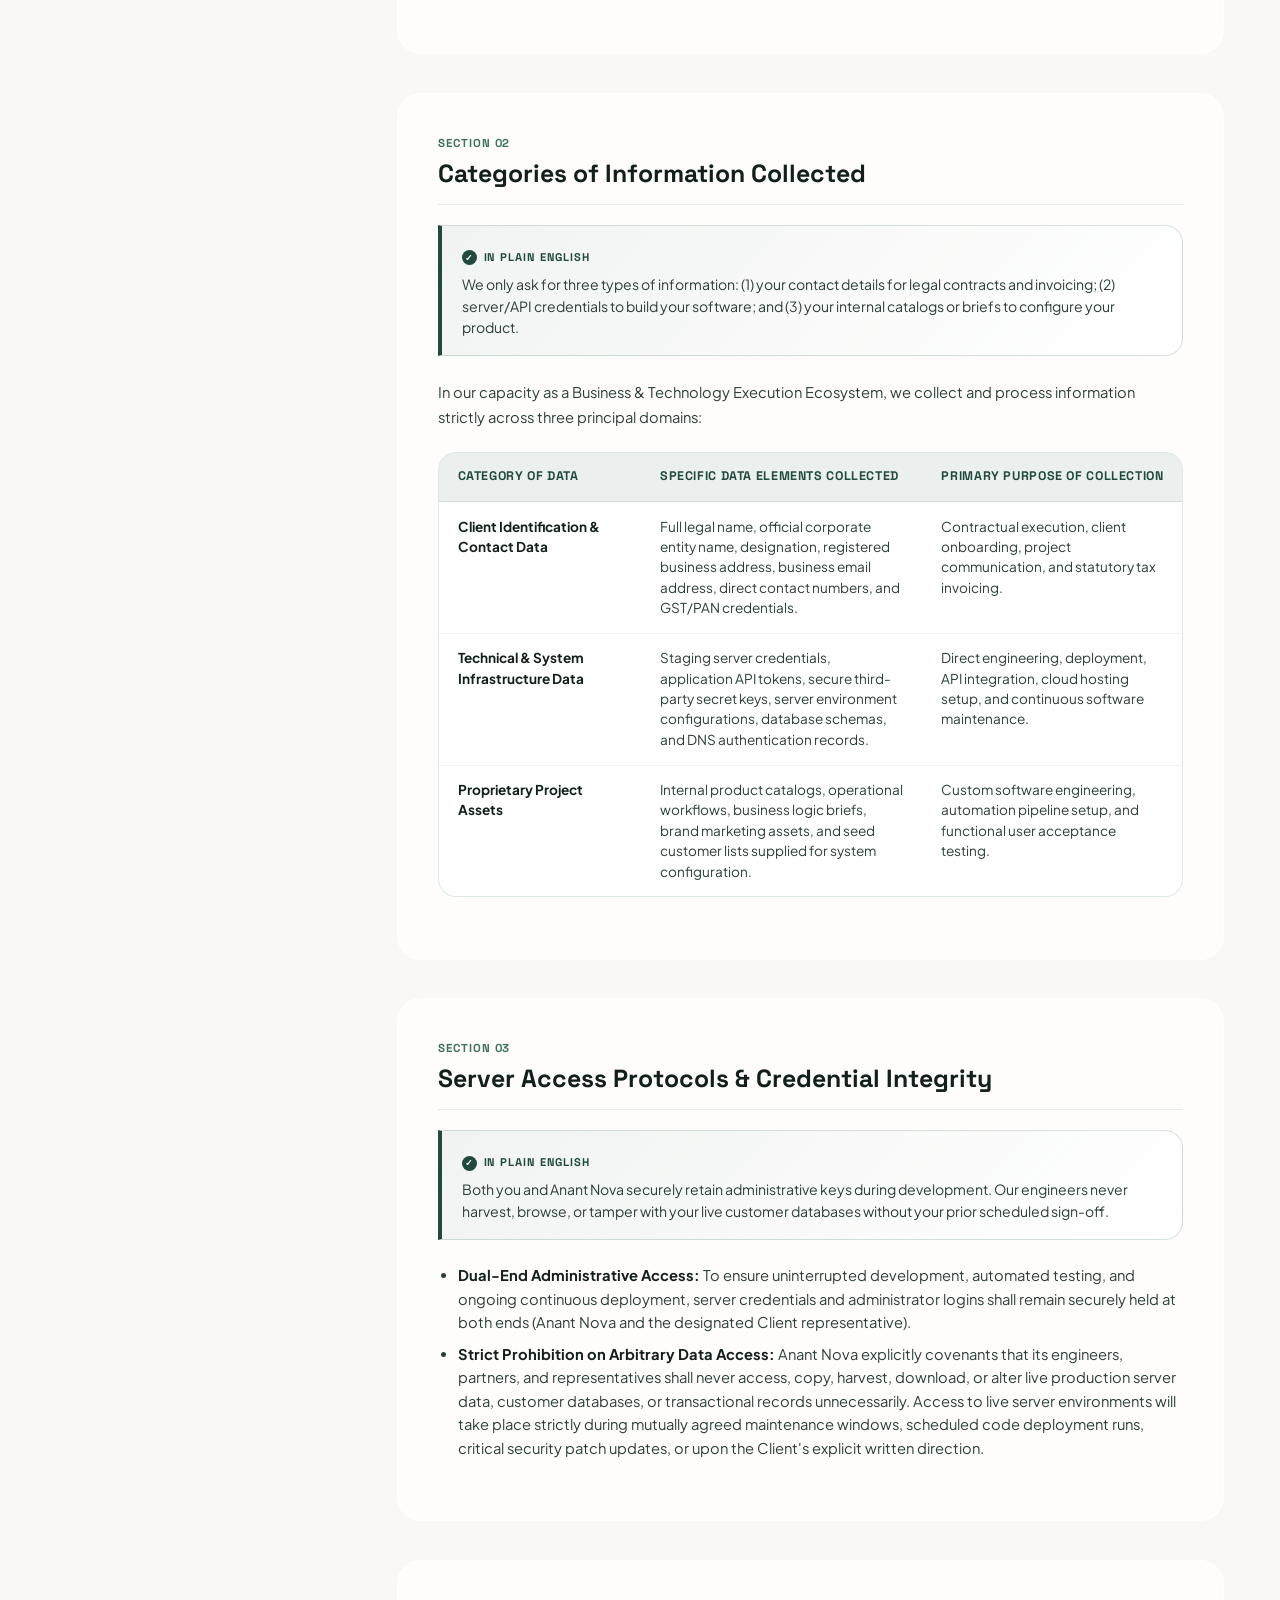
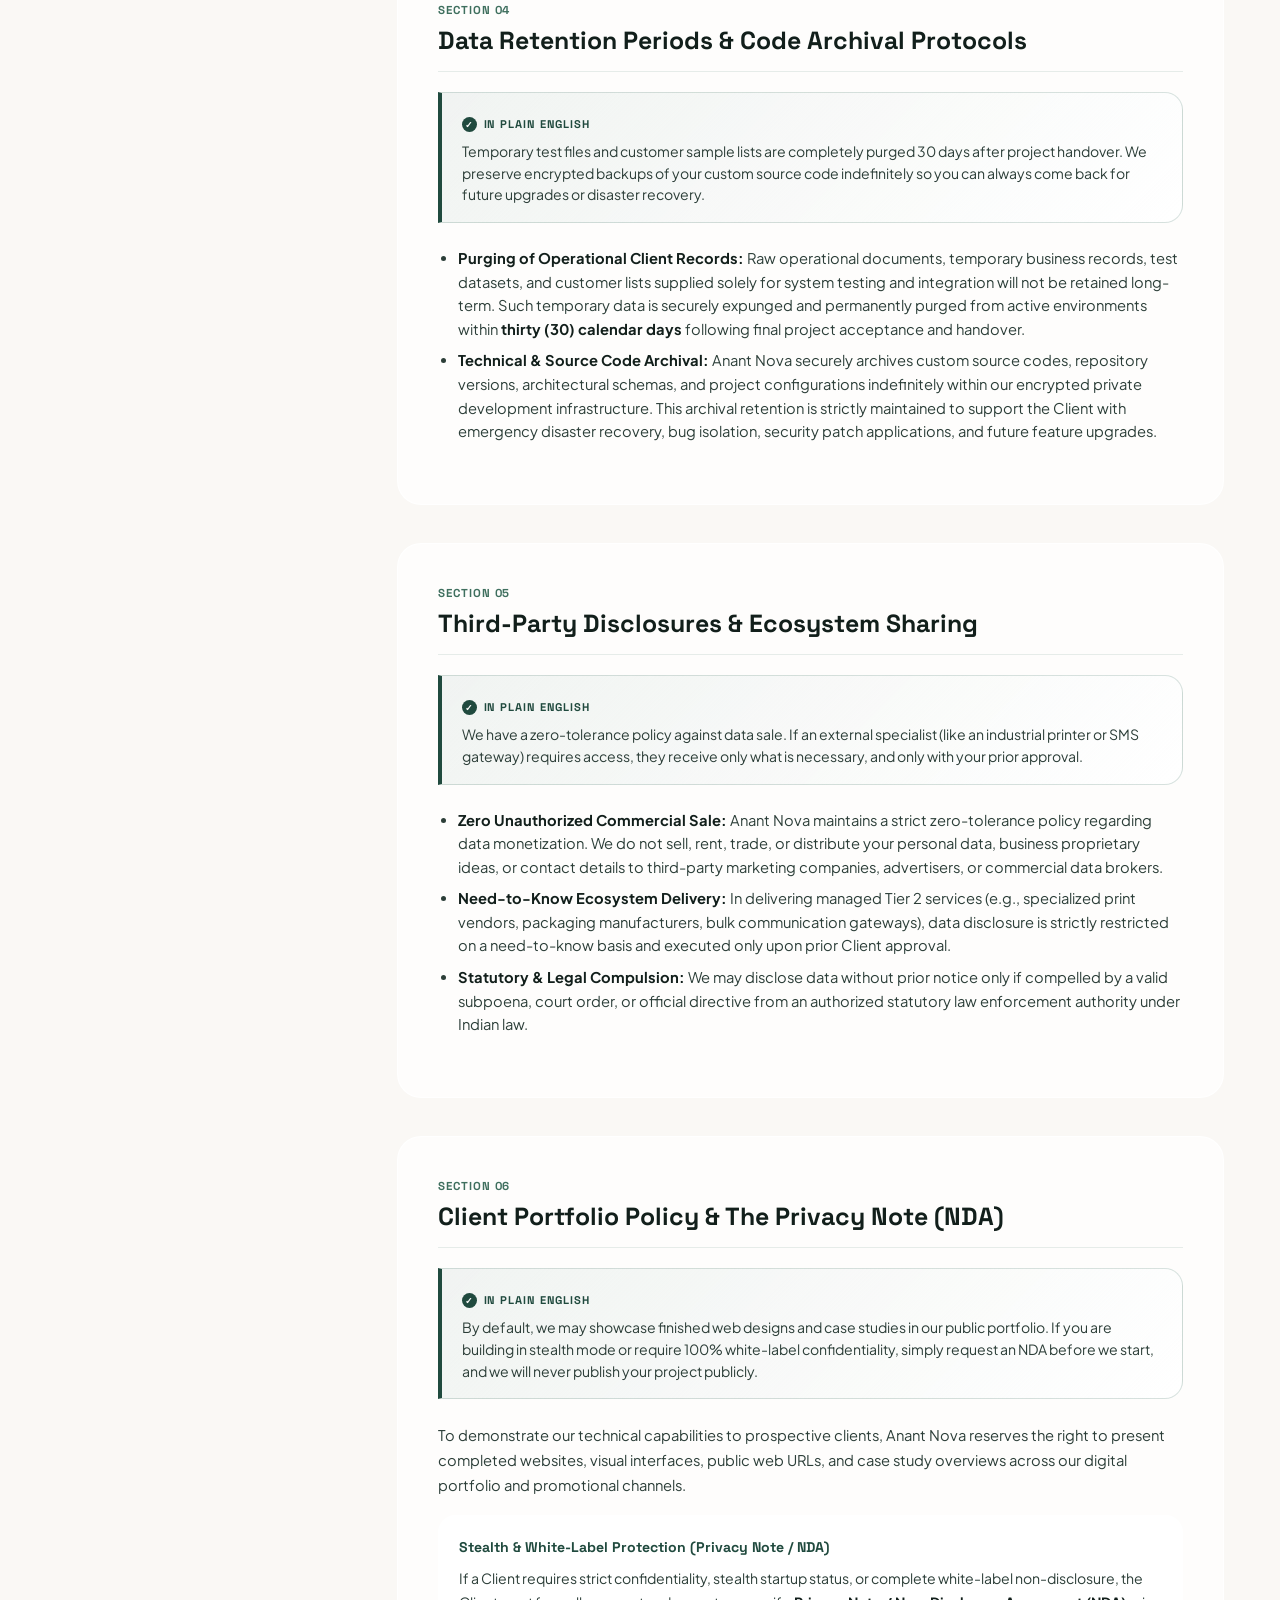
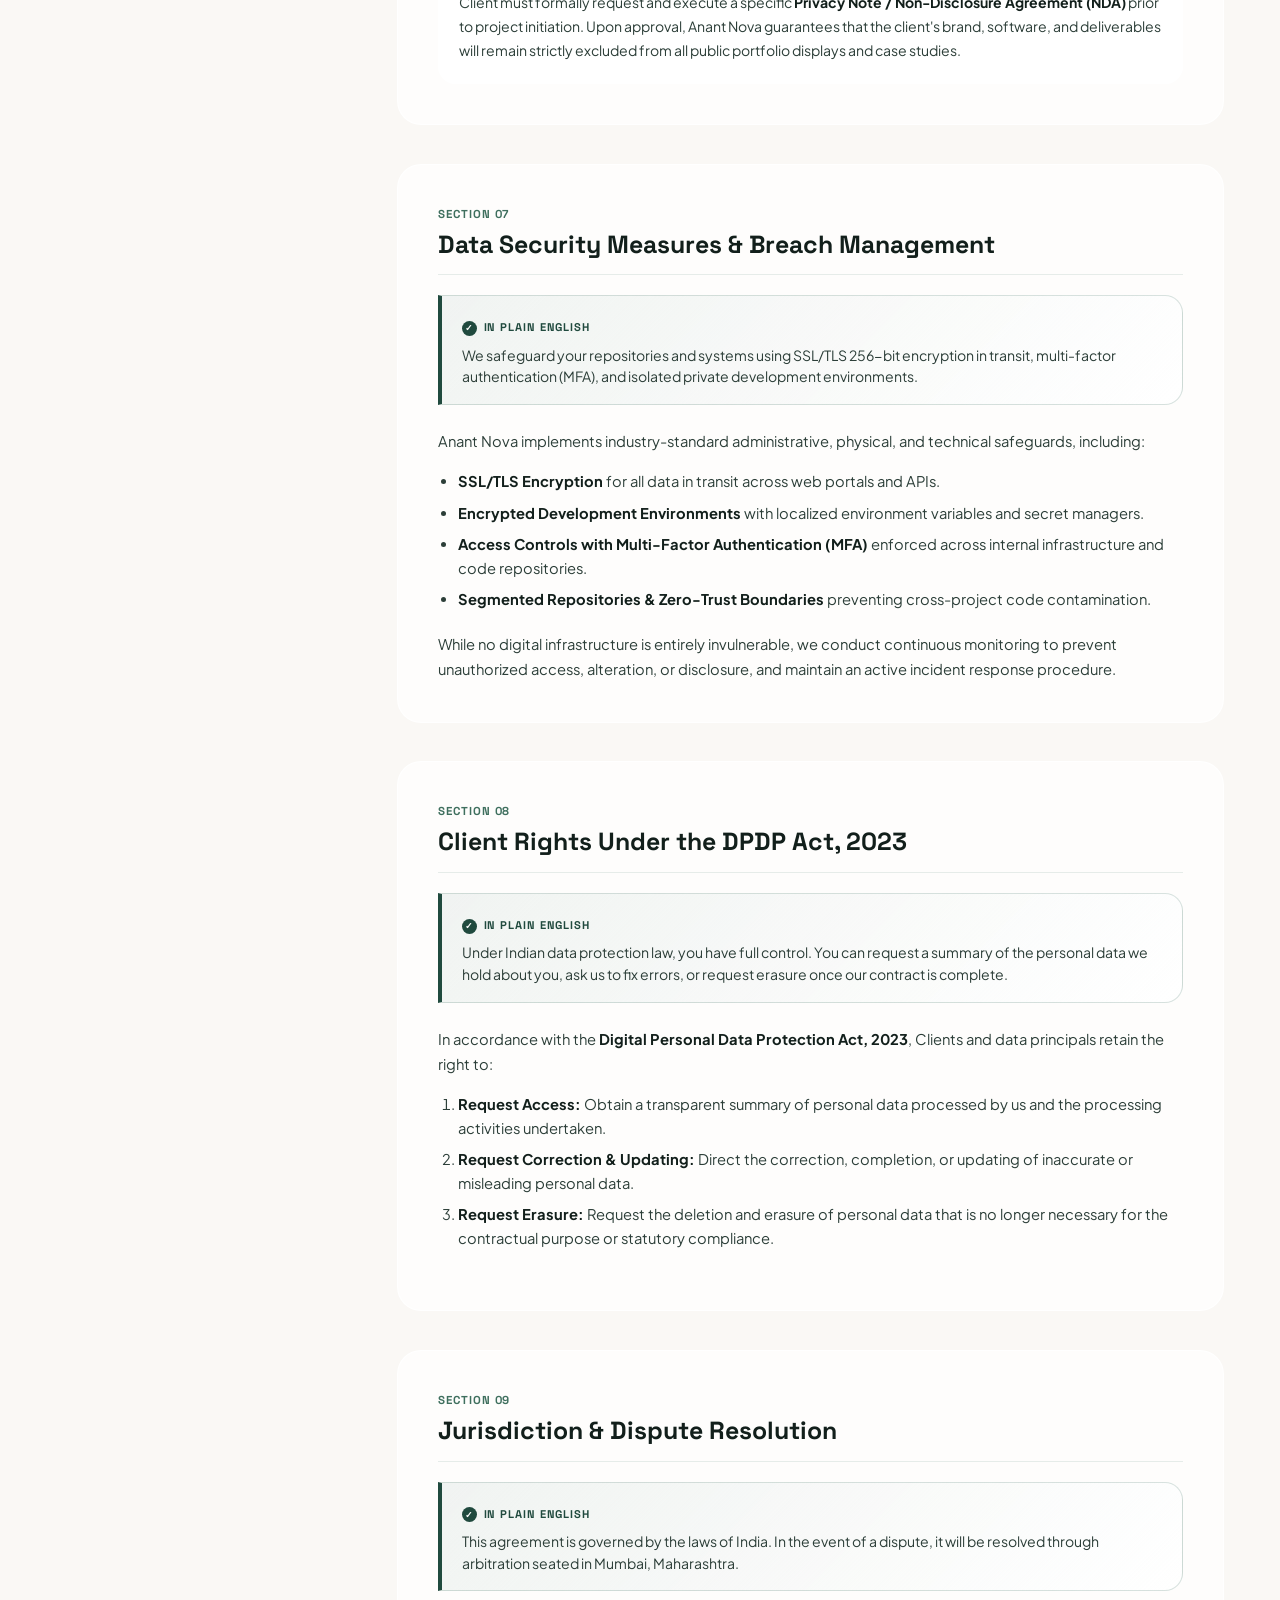
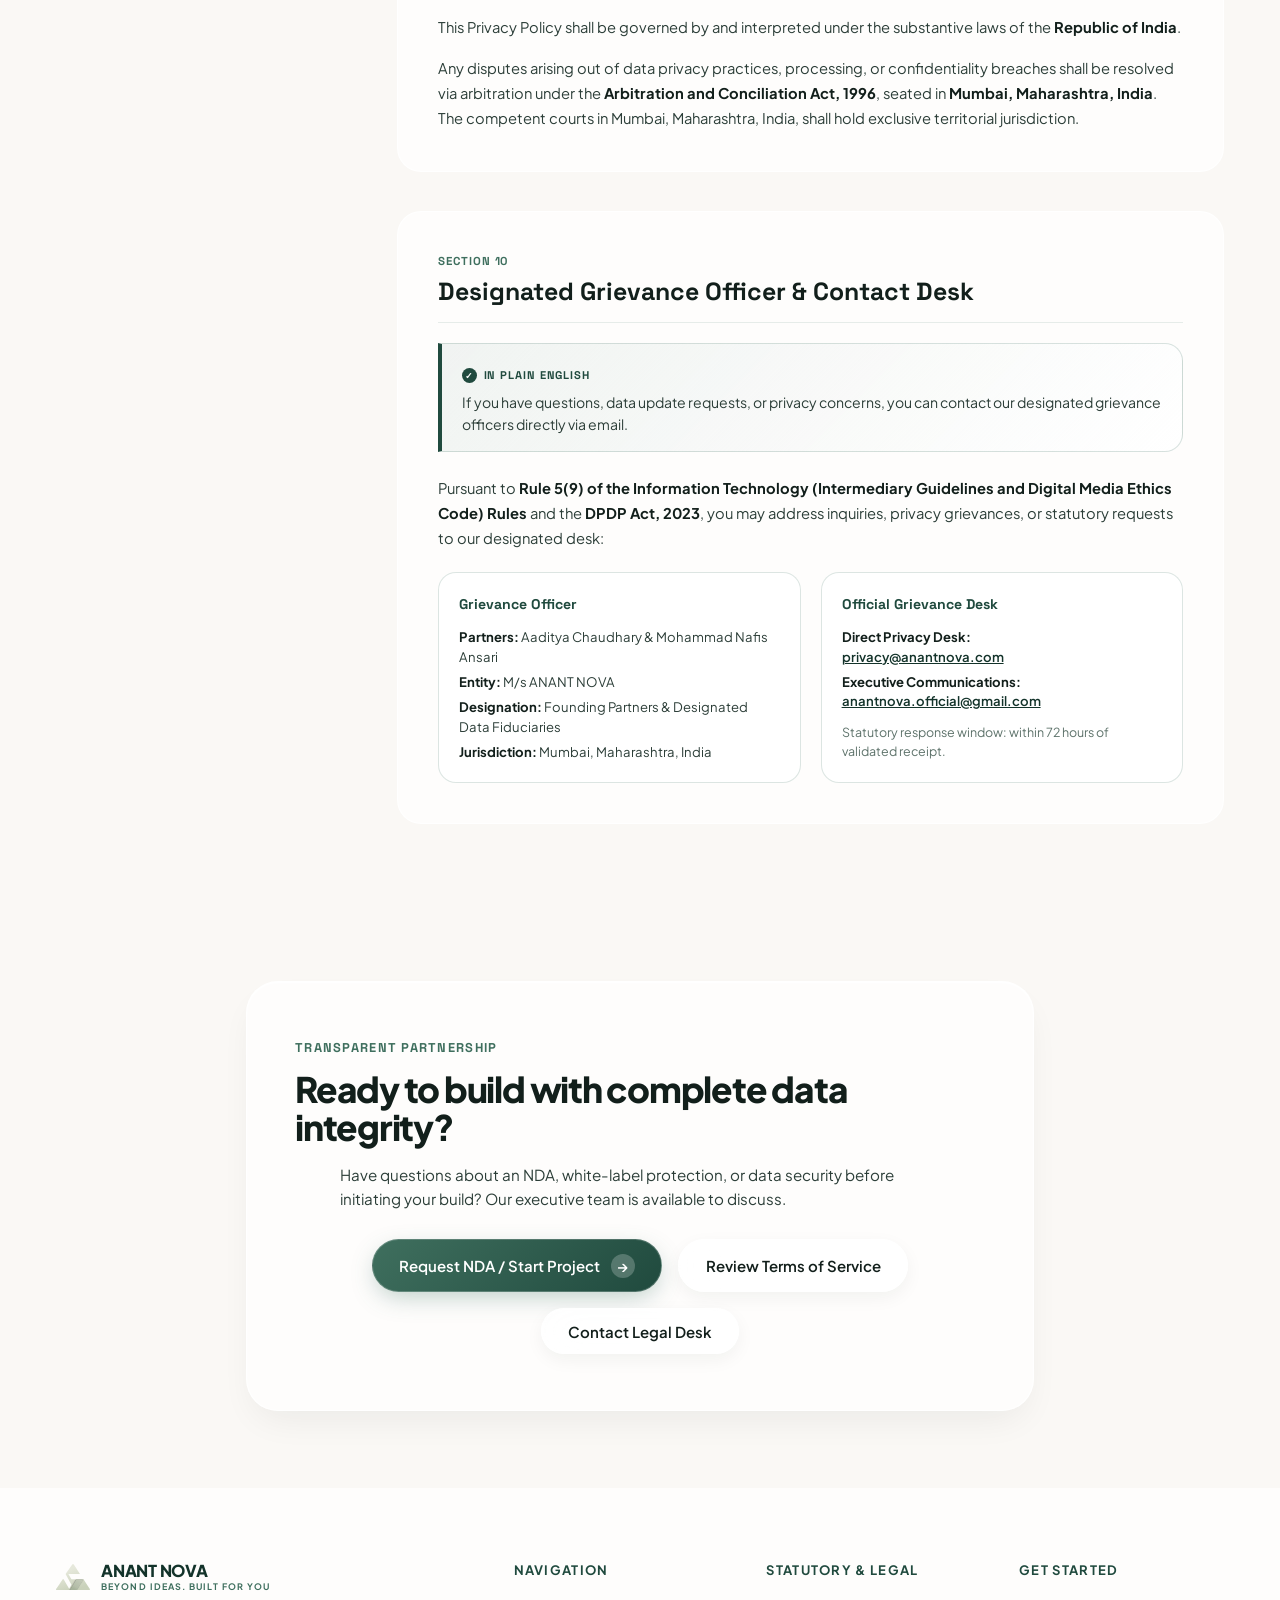
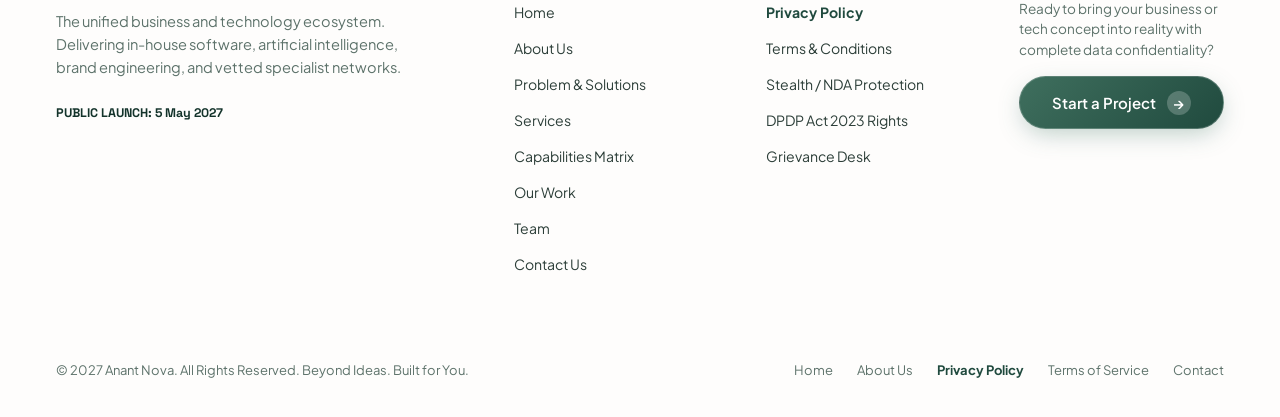
<file: privacy-policy.html>
<!DOCTYPE html>
<html lang="en">

<head>
  <meta charset="UTF-8">
  <meta name="viewport" content="width=device-width, initial-scale=1.0">
  <title>Privacy Policy — Anant Nova | Business &amp; Technology Execution Ecosystem</title>
  <meta name="description"
    content="Official Privacy Policy of Anant Nova. Compliant with IT Act 2000, IT Rules 2011, and Digital Personal Data Protection (DPDP) Act 2023. Transparent data handling, dual-end access protocols, and zero monetization policy.">
  <link rel="icon" type="image/svg+xml" href="logo/favicon.svg">
  <link rel="stylesheet" href="assets/css/style.css?v=4.7">
</head>

<body>
  <!-- Master Ambient Generative 3D Light Fluid WebGL Canvas -->
  <div class="global-canvas-wrapper" aria-hidden="true">
    <canvas id="ambient-canvas"></canvas>
    <div class="global-canvas-overlay"></div>
  </div>

  <!-- Top Notice Bar -->
  <div class="top-notice-bar">
    <span class="pulse-pill">LAUNCHING 5 May 2027</span>
    <span>Everything you need to build your business, all in one place</span>
  </div>

  <!-- Master Floating Header (Glassmorphic Capsule) -->
  <header class="site-header" id="header">
    <div class="container">
      <nav class="nav-container" aria-label="Main Navigation">
        <a href="index.html" class="brand-logo" title="Anant Nova Home">
          <img src="logo/favicon.svg" alt="Anant Nova Primary Logo" class="logo-img" width="38" height="38">
          <div class="brand-name">
            <span>ANANT NOVA</span>
            <span class="brand-tagline">Beyond Ideas. Built for You</span>
          </div>
        </a>

        <ul class="nav-links">
          <li><a href="index.html#hero" class="nav-link">Home</a></li>
          <li><a href="about.html" class="nav-link">About Us</a></li>
          <li><a href="index.html#problem" class="nav-link">Problem &amp; Solutions</a></li>
          <li><a href="services.html" class="nav-link">Services</a></li>
          <li><a href="index.html#capabilities" class="nav-link">Capabilities</a></li>
          <li><a href="our-work.html" class="nav-link">Our Work</a></li>
          <li><a href="team.html" class="nav-link">Team</a></li>
        </ul>

        <div class="nav-actions">
          <a href="contact.html" class="nav-contact-btn">Contact</a>
          <button class="btn btn-primary open-inquiry-modal" data-topic="Privacy Policy Inquiry">
            <span>Start a Project</span>
            <div class="btn-icon-circle">→</div>
          </button>
          <button class="mobile-menu-btn" aria-label="Toggle Navigation Menu" aria-expanded="false"
            id="mobile-toggle-btn">
            <span class="hamburger-bar"></span>
            <span class="hamburger-bar"></span>
            <span class="hamburger-bar"></span>
          </button>
        </div>
      </nav>
    </div>
  </header>

  <!-- Mobile Navigation Drawer -->
  <div class="mobile-nav-overlay" id="mobile-overlay" aria-hidden="true"></div>
  <aside class="mobile-nav-drawer" id="mobile-drawer" aria-hidden="true">
    <div class="mobile-drawer-header">
      <div class="brand-logo">
        <img src="logo/favicon.svg" alt="Anant Nova Logo" class="logo-img" width="34" height="34">
        <div class="brand-name">
          <span>ANANT NOVA</span>
          <span class="brand-tagline">Beyond Ideas. Built for You</span>
        </div>
      </div>
      <button class="mobile-drawer-close" id="mobile-drawer-close" aria-label="Close navigation menu">✕</button>
    </div>
    <ul class="mobile-nav-links">
      <li><a href="index.html#hero"><span>Home</span> <span class="arr">→</span></a></li>
      <li><a href="about.html"><span>About Us</span> <span class="arr">→</span></a></li>
      <li><a href="index.html#problem"><span>Problem &amp; Solutions</span> <span class="arr">→</span></a></li>
      <li><a href="services.html"><span>Services</span> <span class="arr">→</span></a></li>
      <li><a href="index.html#capabilities"><span>Capabilities</span> <span class="arr">→</span></a></li>
      <li><a href="our-work.html"><span>Our Work</span> <span class="arr">→</span></a></li>
      <li><a href="team.html"><span>Team</span> <span class="arr">→</span></a></li>
      <li><a href="contact.html"><span>Contact</span> <span class="arr">→</span></a></li>
    </ul>
    <div class="mobile-drawer-footer">
      <button class="btn btn-primary open-inquiry-modal" style="width: 100%; justify-content: center;"
        data-topic="Mobile Menu Consultation">
        <span>Start a Project</span>
        <div class="btn-icon-circle">→</div>
      </button>
      <div class="mobile-drawer-status">
        <span class="status-dot"></span>
        <span>LAUNCHING 5 May 2027</span>
      </div>
    </div>
  </aside>

  <!-- Main Content Wrapper -->
  <main>
    <!-- Hero Section -->
    <section class="legal-hero">
      <div class="container" style="max-width: 960px;">
        <div class="hero-badge-wrap">
          <div class="pill-badge sage">
            <span class="dot"></span>
            <span>DATA FIDUCIARY TRANSPARENCY &amp; TRUST</span>
          </div>
        </div>
        <h1 class="heading-xl" style="margin-top: 0.5rem; margin-bottom: 0.75rem;">
          Privacy Policy
        </h1>
        <p
          style="font-size: 1.05rem; color: var(--text-secondary); max-width: 720px; margin: 0 auto; line-height: 1.6;">
          How M/s Anant Nova protects, processes, secures, and honors client data across our unified business and
          technology execution ecosystem.
        </p>

        <!-- Document Metadata Chips -->
        <div class="legal-meta-chips">
          <div class="legal-chip active-chip">
            <span>●</span>
            <span>Effective: September 2027</span>
          </div>
          <div class="legal-chip">
            <span>Doc Version: 1.0 (Production Ready)</span>
          </div>
          <div class="legal-chip">
            <span>DPDP Act 2023 Compliant</span>
          </div>
          <div class="legal-chip">
            <span>IT Act 2000 &amp; Rules 2011</span>
          </div>
          <div class="legal-chip">
            <span>Jurisdiction: Mumbai, India</span>
          </div>
        </div>

        <!-- Document Switcher Pill Bar -->
        <div class="legal-switcher-wrap">
          <nav class="legal-switcher" aria-label="Legal Documents Switcher">
            <a href="privacy-policy.html" class="legal-switcher-tab active">
              <span>🔒 Privacy Policy</span>
            </a>
            <a href="terms-conditions.html" class="legal-switcher-tab">
              <span>📜 Terms &amp; Conditions</span>
            </a>
          </nav>
        </div>
      </div>
    </section>

    <!-- Document Content Grid -->
    <section class="section-py" style="padding-top: 0;">
      <div class="container legal-layout">

        <!-- Sticky Table of Contents Sidebar -->
        <aside class="legal-toc-aside" aria-label="Table of Contents">
          <div class="legal-toc-header">
            <span>Contents</span>
            <span style="font-size: 0.7rem; opacity: 0.7;">10 SECTIONS</span>
          </div>
          <ul class="legal-toc-list" id="legal-toc-list">
            <li><a href="#commitment" class="legal-toc-link"><span class="toc-num">00.</span> Commitment to Privacy</a>
            </li>
            <li><a href="#section-1" class="legal-toc-link"><span class="toc-num">01.</span> Statutory Framework</a>
            </li>
            <li><a href="#section-2" class="legal-toc-link"><span class="toc-num">02.</span> Categories of Data</a></li>
            <li><a href="#section-3" class="legal-toc-link"><span class="toc-num">03.</span> Server Access Protocols</a>
            </li>
            <li><a href="#section-4" class="legal-toc-link"><span class="toc-num">04.</span> Data Retention &amp;
                Archival</a></li>
            <li><a href="#section-5" class="legal-toc-link"><span class="toc-num">05.</span> Third-Party Disclosures</a>
            </li>
            <li><a href="#section-6" class="legal-toc-link"><span class="toc-num">06.</span> Portfolio Policy &amp;
                NDA</a></li>
            <li><a href="#section-7" class="legal-toc-link"><span class="toc-num">07.</span> Data Security Measures</a>
            </li>
            <li><a href="#section-8" class="legal-toc-link"><span class="toc-num">08.</span> Rights Under DPDP Act</a>
            </li>
            <li><a href="#section-9" class="legal-toc-link"><span class="toc-num">09.</span> Jurisdiction &amp;
                Disputes</a></li>
            <li><a href="#section-10" class="legal-toc-link"><span class="toc-num">10.</span> Grievance Desk</a></li>
          </ul>
        </aside>

        <!-- Mobile Sticky Floating Contents Card (Screens <= 1024px) -->
        <div class="legal-mobile-toc-card" id="legal-mobile-toc" aria-label="Mobile Table of Contents">
          <div class="mobile-toc-header">
            <div class="mobile-toc-title-wrap">
              <span class="mobile-toc-title">Contents</span>
              <div class="mobile-toc-underline"></div>
            </div>
            <span class="mobile-toc-count">10 SECTIONS</span>
          </div>

          <!-- Closed State: Current Section Pill + Circular Next Button (Screenshot 2) -->
          <div class="mobile-toc-action-row">
            <button type="button" class="mobile-toc-trigger" id="mobile-toc-trigger" aria-expanded="false"
              aria-controls="mobile-toc-dropdown">
              <span class="mobile-toc-current-label" id="mobile-toc-current-label">00. Commitment to Privacy</span>
              <span class="mobile-toc-trigger-arrow" aria-hidden="true">→</span>
            </button>
            <button type="button" class="mobile-toc-next-btn" id="mobile-toc-next-btn" title="Next Section"
              aria-label="Go to next section">
              <span>→</span>
            </button>
          </div>

          <!-- Expanded Menu State (Screenshot 3) -->
          <div class="mobile-toc-dropdown" id="mobile-toc-dropdown">
            <ul class="mobile-toc-menu-list">
              <li>
                <a href="#commitment" class="mobile-toc-item-link is-active" data-index="0"
                  data-label="00. Commitment to Privacy">
                  <span class="item-num">00.</span>
                  <span class="item-text">Commitment to Privacy</span>
                  <span class="item-arr">›</span>
                </a>
              </li>
              <li>
                <a href="#section-1" class="mobile-toc-item-link" data-index="1" data-label="01. Statutory Framework">
                  <span class="item-num">01.</span>
                  <span class="item-text">Statutory Framework</span>
                  <span class="item-arr">›</span>
                </a>
              </li>
              <li>
                <a href="#section-2" class="mobile-toc-item-link" data-index="2" data-label="02. Categories of Data">
                  <span class="item-num">02.</span>
                  <span class="item-text">Categories of Data</span>
                  <span class="item-arr">›</span>
                </a>
              </li>
              <li>
                <a href="#section-3" class="mobile-toc-item-link" data-index="3"
                  data-label="03. Server Access Protocols">
                  <span class="item-num">03.</span>
                  <span class="item-text">Server Access Protocols</span>
                  <span class="item-arr">›</span>
                </a>
              </li>
              <li>
                <a href="#section-4" class="mobile-toc-item-link" data-index="4"
                  data-label="04. Data Retention &amp; Archival">
                  <span class="item-num">04.</span>
                  <span class="item-text">Data Retention &amp; Archival</span>
                  <span class="item-arr">›</span>
                </a>
              </li>
              <li>
                <a href="#section-5" class="mobile-toc-item-link" data-index="5"
                  data-label="05. Third-Party Disclosures">
                  <span class="item-num">05.</span>
                  <span class="item-text">Third-Party Disclosures</span>
                  <span class="item-arr">›</span>
                </a>
              </li>
              <li>
                <a href="#section-6" class="mobile-toc-item-link" data-index="6"
                  data-label="06. Portfolio Policy &amp; NDA">
                  <span class="item-num">06.</span>
                  <span class="item-text">Portfolio Policy &amp; NDA</span>
                  <span class="item-arr">›</span>
                </a>
              </li>
              <li>
                <a href="#section-7" class="mobile-toc-item-link" data-index="7"
                  data-label="07. Data Security Measures">
                  <span class="item-num">07.</span>
                  <span class="item-text">Data Security Measures</span>
                  <span class="item-arr">›</span>
                </a>
              </li>
              <li>
                <a href="#section-8" class="mobile-toc-item-link" data-index="8" data-label="08. Rights Under DPDP Act">
                  <span class="item-num">08.</span>
                  <span class="item-text">Rights Under DPDP Act</span>
                  <span class="item-arr">›</span>
                </a>
              </li>
              <li>
                <a href="#section-9" class="mobile-toc-item-link" data-index="9"
                  data-label="09. Jurisdiction &amp; Disputes">
                  <span class="item-num">09.</span>
                  <span class="item-text">Jurisdiction &amp; Disputes</span>
                  <span class="item-arr">›</span>
                </a>
              </li>
              <li>
                <a href="#section-10" class="mobile-toc-item-link" data-index="10" data-label="10. Grievance Desk">
                  <span class="item-num">10.</span>
                  <span class="item-text">Grievance Desk</span>
                  <span class="item-arr">›</span>
                </a>
              </li>
            </ul>
          </div>
        </div>

        <!-- Main Legal Articles -->
        <div class="legal-content">

          <!-- Preamble & Commitment -->
          <article class="legal-card" id="commitment">
            <div class="legal-card-header">
              <span class="legal-section-tag">PREAMBLE &amp; ETHICAL PLEDGE</span>
              <h2 class="legal-section-title">Commitment to Privacy</h2>
            </div>

            <div class="plain-english-box">
              <div class="plain-english-badge">
                <span class="pill-icon">✓</span>
                <span>In Plain English</span>
              </div>
              <p class="plain-english-text">
                We are a technology partner, not a data broker. We only gather information required to build, test,
                deploy, and scale your software and brand. We will never sell, rent, or monetize your personal or
                business data.
              </p>
            </div>

            <div class="legal-body">
              <p>
                At <strong>M/s Anant Nova</strong> ("Company", "We", "Us", or "Our"), represented by its founding
                partners <strong>Aaditya Chaudhary</strong> and <strong>Mohammad Nafis Ansari</strong>, we respect and
                protect the confidentiality of personal and business information entrusted to us by clients, users, and
                ecosystem collaborators.
              </p>
              <p>
                This Privacy Policy sets forth our transparent data handling principles, explaining how we collect, use,
                process, secure, and retain your data when you interact with our website, platforms, software
                applications, or ecosystem delivery services.
              </p>
            </div>
          </article>

          <!-- Section 1: Statutory Compliance -->
          <article class="legal-card" id="section-1">
            <div class="legal-card-header">
              <span class="legal-section-tag">SECTION 01</span>
              <h2 class="legal-section-title">Statutory Compliance &amp; Governing Framework</h2>
            </div>

            <div class="plain-english-box">
              <div class="plain-english-badge">
                <span class="pill-icon">✓</span>
                <span>In Plain English</span>
              </div>
              <p class="plain-english-text">
                This policy complies fully with Indian digital safety laws, including the landmark Digital Personal Data
                Protection (DPDP) Act, 2023, and the Information Technology Act, 2000.
              </p>
            </div>

            <div class="legal-body">
              <p>This Privacy Policy is formulated, published, and enforced pursuant to:</p>
              <ul>
                <li><strong>Section 43A and Section 72A</strong> of the Information Technology Act, 2000 (as amended).
                </li>
                <li><strong>Rule 4</strong> of the Information Technology (Reasonable Security Practices and Procedures
                  and Sensitive Personal Data or Information) Rules, 2011.</li>
                <li>The provisions, accountability standards, and data fiduciary guidelines of the <strong>Digital
                    Personal Data Protection (DPDP) Act, 2023</strong> of the Republic of India.</li>
              </ul>
            </div>
          </article>

          <!-- Section 2: Categories of Information Collected -->
          <article class="legal-card" id="section-2">
            <div class="legal-card-header">
              <span class="legal-section-tag">SECTION 02</span>
              <h2 class="legal-section-title">Categories of Information Collected</h2>
            </div>

            <div class="plain-english-box">
              <div class="plain-english-badge">
                <span class="pill-icon">✓</span>
                <span>In Plain English</span>
              </div>
              <p class="plain-english-text">
                We only ask for three types of information: (1) your contact details for legal contracts and invoicing;
                (2) server/API credentials to build your software; and (3) your internal catalogs or briefs to configure
                your product.
              </p>
            </div>

            <div class="legal-body">
              <p>
                In our capacity as a Business &amp; Technology Execution Ecosystem, we collect and process information
                strictly across three principal domains:
              </p>

              <div class="legal-table-container">
                <table class="legal-table">
                  <thead>
                    <tr>
                      <th style="width: 28%;">Category of Data</th>
                      <th style="width: 38%;">Specific Data Elements Collected</th>
                      <th style="width: 34%;">Primary Purpose of Collection</th>
                    </tr>
                  </thead>
                  <tbody>
                    <tr>
                      <td data-label="Category of Data"><strong>Client Identification &amp; Contact Data</strong></td>
                      <td data-label="Specific Data Elements">Full legal name, official corporate entity name,
                        designation, registered business address, business email address, direct contact numbers, and
                        GST/PAN credentials.</td>
                      <td data-label="Primary Purpose">Contractual execution, client onboarding, project communication,
                        and statutory tax invoicing.</td>
                    </tr>
                    <tr>
                      <td data-label="Category of Data"><strong>Technical &amp; System Infrastructure Data</strong></td>
                      <td data-label="Specific Data Elements">Staging server credentials, application API tokens, secure
                        third-party secret keys, server environment configurations, database schemas, and DNS
                        authentication records.</td>
                      <td data-label="Primary Purpose">Direct engineering, deployment, API integration, cloud hosting
                        setup, and continuous software maintenance.</td>
                    </tr>
                    <tr>
                      <td data-label="Category of Data"><strong>Proprietary Project Assets</strong></td>
                      <td data-label="Specific Data Elements">Internal product catalogs, operational workflows, business
                        logic briefs, brand marketing assets, and seed customer lists supplied for system configuration.
                      </td>
                      <td data-label="Primary Purpose">Custom software engineering, automation pipeline setup, and
                        functional user acceptance testing.</td>
                    </tr>
                  </tbody>
                </table>
              </div>
            </div>
          </article>

          <!-- Section 3: Server Access Protocols & Credential Integrity -->
          <article class="legal-card" id="section-3">
            <div class="legal-card-header">
              <span class="legal-section-tag">SECTION 03</span>
              <h2 class="legal-section-title">Server Access Protocols &amp; Credential Integrity</h2>
            </div>

            <div class="plain-english-box">
              <div class="plain-english-badge">
                <span class="pill-icon">✓</span>
                <span>In Plain English</span>
              </div>
              <p class="plain-english-text">
                Both you and Anant Nova securely retain administrative keys during development. Our engineers never
                harvest, browse, or tamper with your live customer databases without your prior scheduled sign-off.
              </p>
            </div>

            <div class="legal-body">
              <ul>
                <li>
                  <strong>Dual-End Administrative Access:</strong> To ensure uninterrupted development, automated
                  testing, and ongoing continuous deployment, server credentials and administrator logins shall remain
                  securely held at both ends (Anant Nova and the designated Client representative).
                </li>
                <li>
                  <strong>Strict Prohibition on Arbitrary Data Access:</strong> Anant Nova explicitly covenants that its
                  engineers, partners, and representatives shall never access, copy, harvest, download, or alter live
                  production server data, customer databases, or transactional records unnecessarily. Access to live
                  server environments will take place strictly during mutually agreed maintenance windows, scheduled
                  code deployment runs, critical security patch updates, or upon the Client's explicit written
                  direction.
                </li>
              </ul>
            </div>
          </article>

          <!-- Section 4: Data Retention & Code Archival Protocols -->
          <article class="legal-card" id="section-4">
            <div class="legal-card-header">
              <span class="legal-section-tag">SECTION 04</span>
              <h2 class="legal-section-title">Data Retention Periods &amp; Code Archival Protocols</h2>
            </div>

            <div class="plain-english-box">
              <div class="plain-english-badge">
                <span class="pill-icon">✓</span>
                <span>In Plain English</span>
              </div>
              <p class="plain-english-text">
                Temporary test files and customer sample lists are completely purged 30 days after project handover. We
                preserve encrypted backups of your custom source code indefinitely so you can always come back for
                future upgrades or disaster recovery.
              </p>
            </div>

            <div class="legal-body">
              <ul>
                <li>
                  <strong>Purging of Operational Client Records:</strong> Raw operational documents, temporary business
                  records, test datasets, and customer lists supplied solely for system testing and integration will not
                  be retained long-term. Such temporary data is securely expunged and permanently purged from active
                  environments within <strong>thirty (30) calendar days</strong> following final project acceptance and
                  handover.
                </li>
                <li>
                  <strong>Technical &amp; Source Code Archival:</strong> Anant Nova securely archives custom source
                  codes, repository versions, architectural schemas, and project configurations indefinitely within our
                  encrypted private development infrastructure. This archival retention is strictly maintained to
                  support the Client with emergency disaster recovery, bug isolation, security patch applications, and
                  future feature upgrades.
                </li>
              </ul>
            </div>
          </article>

          <!-- Section 5: Third-Party Disclosures & Ecosystem Sharing -->
          <article class="legal-card" id="section-5">
            <div class="legal-card-header">
              <span class="legal-section-tag">SECTION 05</span>
              <h2 class="legal-section-title">Third-Party Disclosures &amp; Ecosystem Sharing</h2>
            </div>

            <div class="plain-english-box">
              <div class="plain-english-badge">
                <span class="pill-icon">✓</span>
                <span>In Plain English</span>
              </div>
              <p class="plain-english-text">
                We have a zero-tolerance policy against data sale. If an external specialist (like an industrial printer
                or SMS gateway) requires access, they receive only what is necessary, and only with your prior approval.
              </p>
            </div>

            <div class="legal-body">
              <ul>
                <li>
                  <strong>Zero Unauthorized Commercial Sale:</strong> Anant Nova maintains a strict zero-tolerance
                  policy regarding data monetization. We do not sell, rent, trade, or distribute your personal data,
                  business proprietary ideas, or contact details to third-party marketing companies, advertisers, or
                  commercial data brokers.
                </li>
                <li>
                  <strong>Need-to-Know Ecosystem Delivery:</strong> In delivering managed Tier 2 services (e.g.,
                  specialized print vendors, packaging manufacturers, bulk communication gateways), data disclosure is
                  strictly restricted on a need-to-know basis and executed only upon prior Client approval.
                </li>
                <li>
                  <strong>Statutory &amp; Legal Compulsion:</strong> We may disclose data without prior notice only if
                  compelled by a valid subpoena, court order, or official directive from an authorized statutory law
                  enforcement authority under Indian law.
                </li>
              </ul>
            </div>
          </article>

          <!-- Section 6: Client Portfolio Policy & The Privacy Note (NDA) -->
          <article class="legal-card" id="section-6">
            <div class="legal-card-header">
              <span class="legal-section-tag">SECTION 06</span>
              <h2 class="legal-section-title">Client Portfolio Policy &amp; The Privacy Note (NDA)</h2>
            </div>

            <div class="plain-english-box">
              <div class="plain-english-badge">
                <span class="pill-icon">✓</span>
                <span>In Plain English</span>
              </div>
              <p class="plain-english-text">
                By default, we may showcase finished web designs and case studies in our public portfolio. If you are
                building in stealth mode or require 100% white-label confidentiality, simply request an NDA before we
                start, and we will never publish your project publicly.
              </p>
            </div>

            <div class="legal-body">
              <p>
                To demonstrate our technical capabilities to prospective clients, Anant Nova reserves the right to
                present completed websites, visual interfaces, public web URLs, and case study overviews across our
                digital portfolio and promotional channels.
              </p>
              <div
                style="background: rgba(255, 255, 255, 0.85); border: 1px solid var(--glass-border); padding: 1.25rem; border-radius: var(--radius-md); margin-top: 1rem;">
                <h4
                  style="font-family: 'Space Grotesk', monospace; font-size: 0.88rem; font-weight: 800; color: var(--accent-sage-dark); margin-bottom: 0.5rem;">
                  Stealth &amp; White-Label Protection (Privacy Note / NDA)
                </h4>
                <p style="margin-bottom: 0; font-size: 0.88rem;">
                  If a Client requires strict confidentiality, stealth startup status, or complete white-label
                  non-disclosure, the Client must formally request and execute a specific <strong>Privacy Note /
                    Non-Disclosure Agreement (NDA)</strong> prior to project initiation. Upon approval, Anant Nova
                  guarantees that the client's brand, software, and deliverables will remain strictly excluded from all
                  public portfolio displays and case studies.
                </p>
              </div>
            </div>
          </article>

          <!-- Section 7: Data Security Measures -->
          <article class="legal-card" id="section-7">
            <div class="legal-card-header">
              <span class="legal-section-tag">SECTION 07</span>
              <h2 class="legal-section-title">Data Security Measures &amp; Breach Management</h2>
            </div>

            <div class="plain-english-box">
              <div class="plain-english-badge">
                <span class="pill-icon">✓</span>
                <span>In Plain English</span>
              </div>
              <p class="plain-english-text">
                We safeguard your repositories and systems using SSL/TLS 256-bit encryption in transit, multi-factor
                authentication (MFA), and isolated private development environments.
              </p>
            </div>

            <div class="legal-body">
              <p>
                Anant Nova implements industry-standard administrative, physical, and technical safeguards, including:
              </p>
              <ul>
                <li><strong>SSL/TLS Encryption</strong> for all data in transit across web portals and APIs.</li>
                <li><strong>Encrypted Development Environments</strong> with localized environment variables and secret
                  managers.</li>
                <li><strong>Access Controls with Multi-Factor Authentication (MFA)</strong> enforced across internal
                  infrastructure and code repositories.</li>
                <li><strong>Segmented Repositories &amp; Zero-Trust Boundaries</strong> preventing cross-project code
                  contamination.</li>
              </ul>
              <p>
                While no digital infrastructure is entirely invulnerable, we conduct continuous monitoring to prevent
                unauthorized access, alteration, or disclosure, and maintain an active incident response procedure.
              </p>
            </div>
          </article>

          <!-- Section 8: Client Rights Under DPDP Act, 2023 -->
          <article class="legal-card" id="section-8">
            <div class="legal-card-header">
              <span class="legal-section-tag">SECTION 08</span>
              <h2 class="legal-section-title">Client Rights Under the DPDP Act, 2023</h2>
            </div>

            <div class="plain-english-box">
              <div class="plain-english-badge">
                <span class="pill-icon">✓</span>
                <span>In Plain English</span>
              </div>
              <p class="plain-english-text">
                Under Indian data protection law, you have full control. You can request a summary of the personal data
                we hold about you, ask us to fix errors, or request erasure once our contract is complete.
              </p>
            </div>

            <div class="legal-body">
              <p>
                In accordance with the <strong>Digital Personal Data Protection Act, 2023</strong>, Clients and data
                principals retain the right to:
              </p>
              <ol>
                <li><strong>Request Access:</strong> Obtain a transparent summary of personal data processed by us and
                  the processing activities undertaken.</li>
                <li><strong>Request Correction &amp; Updating:</strong> Direct the correction, completion, or updating
                  of inaccurate or misleading personal data.</li>
                <li><strong>Request Erasure:</strong> Request the deletion and erasure of personal data that is no
                  longer necessary for the contractual purpose or statutory compliance.</li>
              </ol>
            </div>
          </article>

          <!-- Section 9: Jurisdiction & Dispute Resolution -->
          <article class="legal-card" id="section-9">
            <div class="legal-card-header">
              <span class="legal-section-tag">SECTION 09</span>
              <h2 class="legal-section-title">Jurisdiction &amp; Dispute Resolution</h2>
            </div>

            <div class="plain-english-box">
              <div class="plain-english-badge">
                <span class="pill-icon">✓</span>
                <span>In Plain English</span>
              </div>
              <p class="plain-english-text">
                This agreement is governed by the laws of India. In the event of a dispute, it will be resolved through
                arbitration seated in Mumbai, Maharashtra.
              </p>
            </div>

            <div class="legal-body">
              <p>
                This Privacy Policy shall be governed by and interpreted under the substantive laws of the
                <strong>Republic of India</strong>.
              </p>
              <p>
                Any disputes arising out of data privacy practices, processing, or confidentiality breaches shall be
                resolved via arbitration under the <strong>Arbitration and Conciliation Act, 1996</strong>, seated in
                <strong>Mumbai, Maharashtra, India</strong>. The competent courts in Mumbai, Maharashtra, India, shall
                hold exclusive territorial jurisdiction.
              </p>
            </div>
          </article>

          <!-- Section 10: Designated Grievance Officer & Contact Desk -->
          <article class="legal-card" id="section-10">
            <div class="legal-card-header">
              <span class="legal-section-tag">SECTION 10</span>
              <h2 class="legal-section-title">Designated Grievance Officer &amp; Contact Desk</h2>
            </div>

            <div class="plain-english-box">
              <div class="plain-english-badge">
                <span class="pill-icon">✓</span>
                <span>In Plain English</span>
              </div>
              <p class="plain-english-text">
                If you have questions, data update requests, or privacy concerns, you can contact our designated
                grievance officers directly via email.
              </p>
            </div>

            <div class="legal-body">
              <p>
                Pursuant to <strong>Rule 5(9) of the Information Technology (Intermediary Guidelines and Digital Media
                  Ethics Code) Rules</strong> and the <strong>DPDP Act, 2023</strong>, you may address inquiries,
                privacy grievances, or statutory requests to our designated desk:
              </p>

              <div class="legal-contact-grid">
                <div class="legal-contact-card">
                  <h4>Grievance Officer</h4>
                  <p><strong>Partners:</strong> Aaditya Chaudhary &amp; Mohammad Nafis Ansari</p>
                  <p><strong>Entity:</strong> M/s ANANT NOVA</p>
                  <p><strong>Designation:</strong> Founding Partners &amp; Designated Data Fiduciaries</p>
                  <p><strong>Jurisdiction:</strong> Mumbai, Maharashtra, India</p>
                </div>
                <div class="legal-contact-card">
                  <h4>Official Grievance Desk</h4>
                  <p><strong>Direct Privacy Desk:</strong><br><a
                      href="mailto:privacy@anantnova.com">privacy@anantnova.com</a></p>
                  <p><strong>Executive Communications:</strong><br><a
                      href="mailto:anantnova.official@gmail.com">anantnova.official@gmail.com</a></p>
                  <p style="margin-top: 0.75rem; font-size: 0.78rem; color: var(--text-muted);">
                    Statutory response window: within 72 hours of validated receipt.
                  </p>
                </div>
              </div>
            </div>
          </article>

        </div>
      </div>
    </section>

    <!-- Bottom Action Card -->
    <section class="section-py text-center" style="padding-top: 0;">
      <div class="container" style="max-width: 860px;" data-reveal>
        <div class="glass-panel about-cta-panel">
          <span
            style="font-family: 'Space Grotesk', monospace; font-size: 0.8rem; font-weight: 800; color: var(--accent-sage); text-transform: uppercase; letter-spacing: 0.1em; display: block; margin-bottom: 0.75rem;">TRANSPARENT
            PARTNERSHIP</span>
          <h2 class="heading-xl" style="font-size: clamp(1.5rem, 4.5vw, 2.2rem); margin-bottom: 1rem;">
            Ready to build with complete data integrity?
          </h2>
          <p
            style="font-size: 0.95rem; color: var(--text-secondary); max-width: 600px; margin: 0 auto 1.75rem; line-height: 1.6;">
            Have questions about an NDA, white-label protection, or data security before initiating your build? Our
            executive team is available to discuss.
          </p>
          <div class="legal-cta-actions">
            <button class="btn btn-primary open-inquiry-modal" data-topic="NDA &amp; Data Security Discussion">
              <span>Request NDA / Start Project</span>
              <div class="btn-icon-circle">→</div>
            </button>
            <a href="terms-conditions.html" class="btn btn-glass">
              <span>Review Terms of Service</span>
            </a>
            <a href="contact.html" class="btn btn-glass">
              <span>Contact Legal Desk</span>
            </a>
          </div>
        </div>
      </div>
    </section>
  </main>

  <!-- Interactive Inquiry & Strategy Modal -->
  <div class="modal-overlay" id="inquiry-modal" aria-hidden="true">
    <div class="modal-card">
      <button class="modal-close-btn" aria-label="Close dialog">✕</button>
      <div style="margin-bottom: 1.75rem;">
        <span class="section-subtitle" style="font-size: 0.75rem;">EXECUTIVE LEGAL &amp; STRATEGY DESK</span>
        <h3 style="font-size: 1.5rem; font-weight: 800; color: var(--text-primary); margin-top: 0.25rem;">Start Your
          Project</h3>
        <p style="font-size: 0.875rem; color: var(--text-muted); margin-top: 0.25rem;">
          Connect with Anant Nova's leadership team regarding your build requirements, NDA protection, or ecosystem
          partnerships.
        </p>
      </div>

      <form id="inquiry-form">
        <div class="form-group">
          <label class="form-label" for="client-name">Your Name / Company</label>
          <input type="text" id="client-name" class="form-input" placeholder="e.g. Alex Sharma / Nova Labs" required>
        </div>

        <div class="form-group">
          <label class="form-label" for="client-email">Business Email</label>
          <input type="email" id="client-email" class="form-input" placeholder="alex@company.com" required>
        </div>

        <div class="form-group">
          <label class="form-label" for="modal-topic-select">Primary Requirement Area</label>
          <select id="modal-topic-select" class="form-select">
            <option value="Privacy Note / NDA Request">Privacy Note / NDA Request</option>
            <option value="General Turnkey Ecosystem Execution">General Turnkey Ecosystem Execution</option>
            <option value="Custom Software, SaaS & Web Apps">Custom Software, SaaS &amp; Web Apps</option>
            <option value="AI Workflows & Autonomous Agents">AI Workflows &amp; Autonomous Agents</option>
            <option value="Brand Identity, Logo & Packaging">Brand Identity, Logo &amp; Packaging</option>
          </select>
        </div>

        <div class="form-group">
          <label class="form-label" for="client-message">Project Vision &amp; Scope</label>
          <textarea id="client-message" class="form-textarea" rows="3"
            placeholder="Describe your project requirements or privacy considerations..." required></textarea>
        </div>

        <button type="submit" class="btn btn-nova" style="width: 100%; margin-top: 0.5rem;">
          <span>Submit Execution Brief</span>
          <div class="btn-icon-circle">→</div>
        </button>
      </form>
    </div>
  </div>

  <!-- Master Footer -->
  <footer class="site-footer">
    <div class="container">
      <div class="footer-top-grid">
        <div class="footer-brand-col">
          <div class="brand-logo" style="margin-bottom: 1rem;">
            <img src="logo/favicon.svg" alt="Anant Nova Logo" class="logo-img" width="36" height="36">
            <div class="brand-name">
              <span>ANANT NOVA</span>
              <span class="brand-tagline">Beyond Ideas. Built for You</span>
            </div>
          </div>
          <p class="footer-desc">
            The unified business and technology ecosystem. Delivering in-house software, artificial intelligence, brand
            engineering, and vetted specialist networks.
          </p>
          <div
            style="font-family: 'Space Grotesk', monospace; font-size: 0.78rem; font-weight: 700; color: var(--accent-sage-deep); margin-top: 1rem;">
            PUBLIC LAUNCH: 5 May 2027
          </div>
        </div>

        <div class="footer-col">
          <h4 class="footer-col-title">Navigation</h4>
          <ul class="footer-links">
            <li><a href="index.html#hero">Home</a></li>
            <li><a href="about.html">About Us</a></li>
            <li><a href="index.html#problem">Problem &amp; Solutions</a></li>
            <li><a href="services.html">Services</a></li>
            <li><a href="index.html#capabilities">Capabilities Matrix</a></li>
            <li><a href="our-work.html">Our Work</a></li>
            <li><a href="team.html">Team</a></li>
            <li><a href="contact.html">Contact Us</a></li>
          </ul>
        </div>

        <div class="footer-col">
          <h4 class="footer-col-title">Statutory &amp; Legal</h4>
          <ul class="footer-links">
            <li><a href="privacy-policy.html" style="color: var(--accent-sage-dark); font-weight: 700;">Privacy
                Policy</a></li>
            <li><a href="terms-conditions.html">Terms &amp; Conditions</a></li>
            <li><a href="privacy-policy.html#section-6">Stealth / NDA Protection</a></li>
            <li><a href="privacy-policy.html#section-8">DPDP Act 2023 Rights</a></li>
            <li><a href="privacy-policy.html#section-10">Grievance Desk</a></li>
          </ul>
        </div>

        <div class="footer-col">
          <h4 class="footer-col-title">Get Started</h4>
          <p style="font-size: 0.85rem; color: var(--text-muted); line-height: 1.5; margin-bottom: 1rem;">
            Ready to bring your business or tech concept into reality with complete data confidentiality?
          </p>
          <button class="btn btn-primary open-inquiry-modal" style="width: 100%;" data-topic="Footer Strategy Brief">
            <span>Start a Project</span>
            <div class="btn-icon-circle">→</div>
          </button>
        </div>
      </div>

      <div class="footer-bottom-row">
        <div>&copy; 2027 Anant Nova. All Rights Reserved. Beyond Ideas. Built for You.</div>
        <div style="display: flex; gap: 1.5rem; flex-wrap: wrap;">
          <a href="index.html">Home</a>
          <a href="about.html">About Us</a>
          <a href="privacy-policy.html" style="color: var(--accent-sage-dark); font-weight: 700;">Privacy Policy</a>
          <a href="terms-conditions.html">Terms of Service</a>
          <a href="contact.html">Contact</a>
        </div>
      </div>
    </div>
  </footer>

  <!-- Master Interactive Scripts -->
  <script src="assets/js/hero-shader.js?v=4.0"></script>
  <script src="assets/js/main.js?v=4.7"></script>
</body>

</html>
</file>
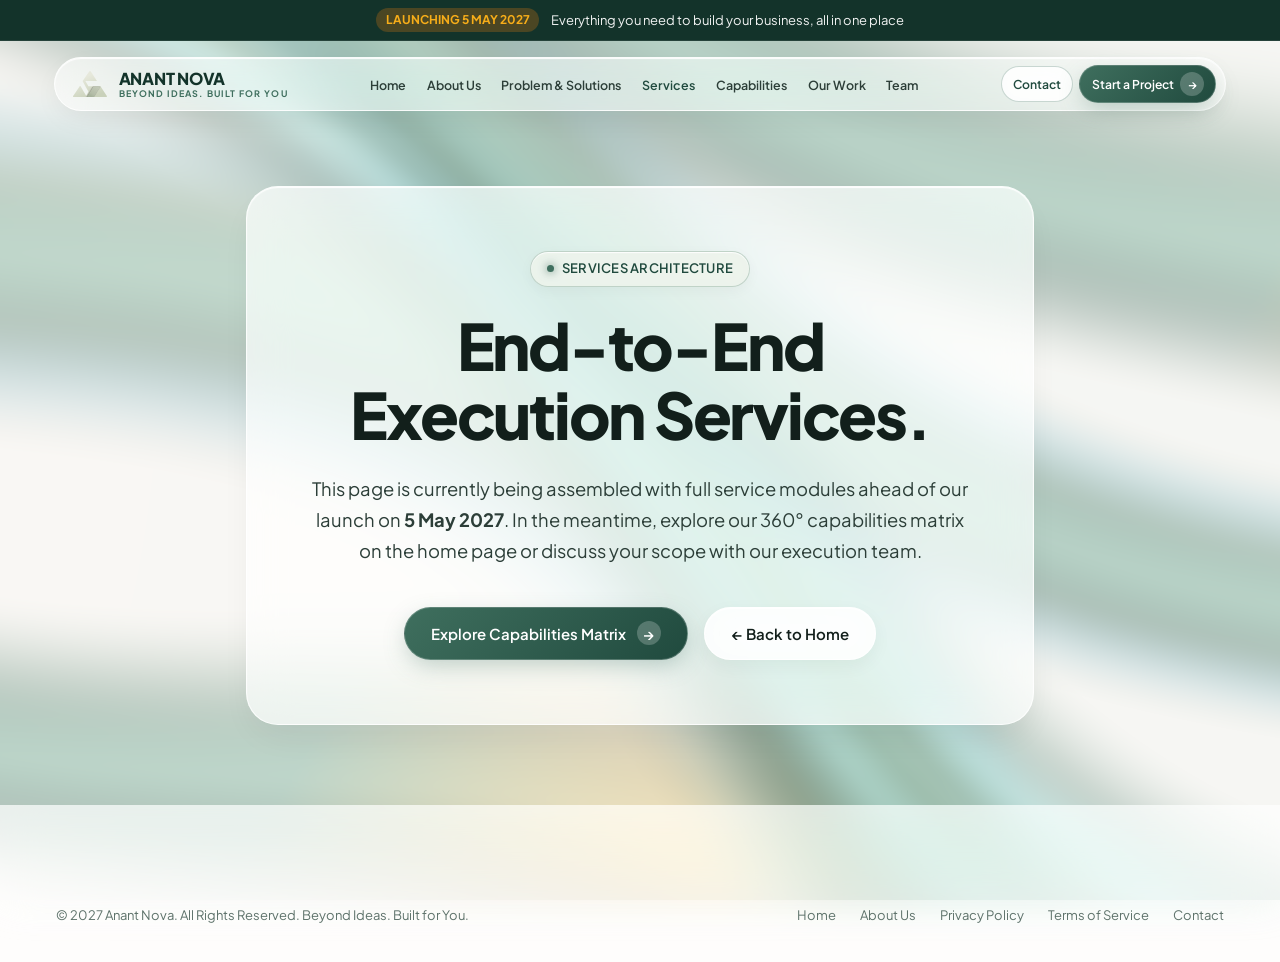
<file: services.html>
<!DOCTYPE html>
<html lang="en">

<head>
  <meta charset="UTF-8">
  <meta name="viewport" content="width=device-width, initial-scale=1.0">
  <title>Services — Anant Nova | Business &amp; Technology Execution</title>
  <meta name="description"
    content="Explore Anant Nova's comprehensive service offerings: tech development, generative AI, branding, marketing, legal setup, and elite managed networks.">
  <link rel="icon" type="image/svg+xml" href="logo/favicon.svg">
  <link rel="stylesheet" href="assets/css/style.css?v=4.4">
</head>

<body>
  <!-- Master Ambient Generative 3D Light Fluid WebGL Canvas -->
  <div class="global-canvas-wrapper" aria-hidden="true">
    <canvas id="ambient-canvas"></canvas>
    <div class="global-canvas-overlay"></div>
  </div>

  <!-- Top Notice Bar -->
  <div class="top-notice-bar">
    <span class="pulse-pill">LAUNCHING 5 May 2027</span>
    <span>Everything you need to build your business, all in one place</span>
  </div>

  <!-- Master Floating Header (Glassmorphic Capsule) -->
  <header class="site-header" id="header">
    <div class="container">
      <nav class="nav-container" aria-label="Main Navigation">
        <a href="index.html" class="brand-logo" title="Anant Nova Home">
          <img src="logo/favicon.svg" alt="Anant Nova Primary Logo" class="logo-img" width="38" height="38">
          <div class="brand-name">
            <span>ANANT NOVA</span>
            <span class="brand-tagline">Beyond Ideas. Built for You</span>
          </div>
        </a>

        <ul class="nav-links">
          <li><a href="index.html#hero" class="nav-link">Home</a></li>
          <li><a href="about.html" class="nav-link">About Us</a></li>
          <li><a href="index.html#problem" class="nav-link">Problem &amp; Solutions</a></li>
          <li><a href="services.html" class="nav-link" style="color: var(--accent-sage-dark);">Services</a></li>
          <li><a href="index.html#capabilities" class="nav-link">Capabilities</a></li>
          <li><a href="our-work.html" class="nav-link">Our Work</a></li>
          <li><a href="team.html" class="nav-link">Team</a></li>
        </ul>

        <div class="nav-actions">
          <a href="contact.html" class="nav-contact-btn">Contact</a>
          <button class="btn btn-primary open-inquiry-modal" data-topic="General Ecosystem Consultation">
            <span>Start a Project</span>
            <div class="btn-icon-circle">→</div>
          </button>
          <button class="mobile-menu-btn" aria-label="Toggle Navigation Menu" aria-expanded="false"
            id="mobile-toggle-btn">
            <span class="hamburger-bar"></span>
            <span class="hamburger-bar"></span>
            <span class="hamburger-bar"></span>
          </button>
        </div>
      </nav>
    </div>
  </header>

  <!-- Mobile Navigation Backdrop Overlay & Drawer -->
  <div class="mobile-nav-overlay" id="mobile-overlay" aria-hidden="true"></div>
  <aside class="mobile-nav-drawer" id="mobile-drawer" aria-hidden="true">
    <div class="mobile-drawer-header">
      <div class="brand-logo">
        <img src="logo/favicon.svg" alt="Anant Nova Logo" class="logo-img" width="34" height="34">
        <div class="brand-name">
          <span>ANANT NOVA</span>
          <span class="brand-tagline">Beyond Ideas. Built for You</span>
        </div>
      </div>
      <button class="mobile-drawer-close" id="mobile-drawer-close" aria-label="Close navigation menu">✕</button>
    </div>
    <ul class="mobile-nav-links">
      <li><a href="index.html#hero"><span>Home</span> <span class="arr">→</span></a></li>
      <li><a href="about.html"><span>About Us</span> <span class="arr">→</span></a></li>
      <li><a href="index.html#problem"><span>Problem &amp; Solutions</span> <span class="arr">→</span></a></li>
      <li><a href="services.html"><span>Services</span> <span class="arr">→</span></a></li>
      <li><a href="index.html#capabilities"><span>Capabilities</span> <span class="arr">→</span></a></li>
      <li><a href="our-work.html"><span>Our Work</span> <span class="arr">→</span></a></li>
      <li><a href="team.html"><span>Team</span> <span class="arr">→</span></a></li>
      <li><a href="contact.html"><span>Contact</span> <span class="arr">→</span></a></li>
    </ul>
    <div class="mobile-drawer-footer">
      <button class="btn btn-primary open-inquiry-modal" style="width: 100%; justify-content: center;"
        data-topic="Mobile Menu Consultation">
        <span>Start a Project</span>
        <div class="btn-icon-circle">→</div>
      </button>
      <div class="mobile-drawer-status">
        <span class="status-dot"></span>
        <span>LAUNCHING 5 May 2027</span>
      </div>
    </div>
  </aside>

  <!-- Main Placeholder Hero -->
  <main class="subpage-hero">
    <div class="container" style="max-width: 860px; text-align: center; position: relative; z-index: 10;">
      <div class="glass-panel subpage-card">
        <div class="pill-badge sage" style="margin-bottom: 1.5rem;">
          <span class="dot"></span>
          <span>SERVICES ARCHITECTURE</span>
        </div>
        <h1 class="heading-xl" style="margin-bottom: 1.5rem; color: var(--text-primary);">
          End-to-End Execution Services.
        </h1>
        <p class="subpage-desc">
          This page is currently being assembled with full service modules ahead of our launch on <strong>5 May
            2027</strong>. In the meantime, explore our 360° capabilities matrix on the home page or discuss your scope
          with our execution team.
        </p>
        <div class="subpage-actions">
          <a href="index.html#capabilities" class="btn btn-primary">
            <span>Explore Capabilities Matrix</span>
            <div class="btn-icon-circle">→</div>
          </a>
          <a href="index.html" class="btn btn-glass">
            <span>← Back to Home</span>
          </a>
        </div>
      </div>
    </div>
  </main>

  <!-- Footer -->
  <footer class="site-footer">
    <div class="container">
      <div class="footer-bottom-row" style="border-top: none;">
        <div>&copy; 2027 Anant Nova. All Rights Reserved. Beyond Ideas. Built for You.</div>
        <div style="display: flex; gap: 1.5rem; flex-wrap: wrap;">
          <a href="index.html">Home</a>
          <a href="about.html">About Us</a>
          <a href="privacy-policy.html">Privacy Policy</a>
          <a href="terms-conditions.html">Terms of Service</a>
          <a href="contact.html">Contact</a>
        </div>
      </div>
    </div>
  </footer>

  <script src="assets/js/hero-shader.js?v=4.0"></script>
  <script src="assets/js/main.js?v=4.3"></script>
</body>

</html>
</file>
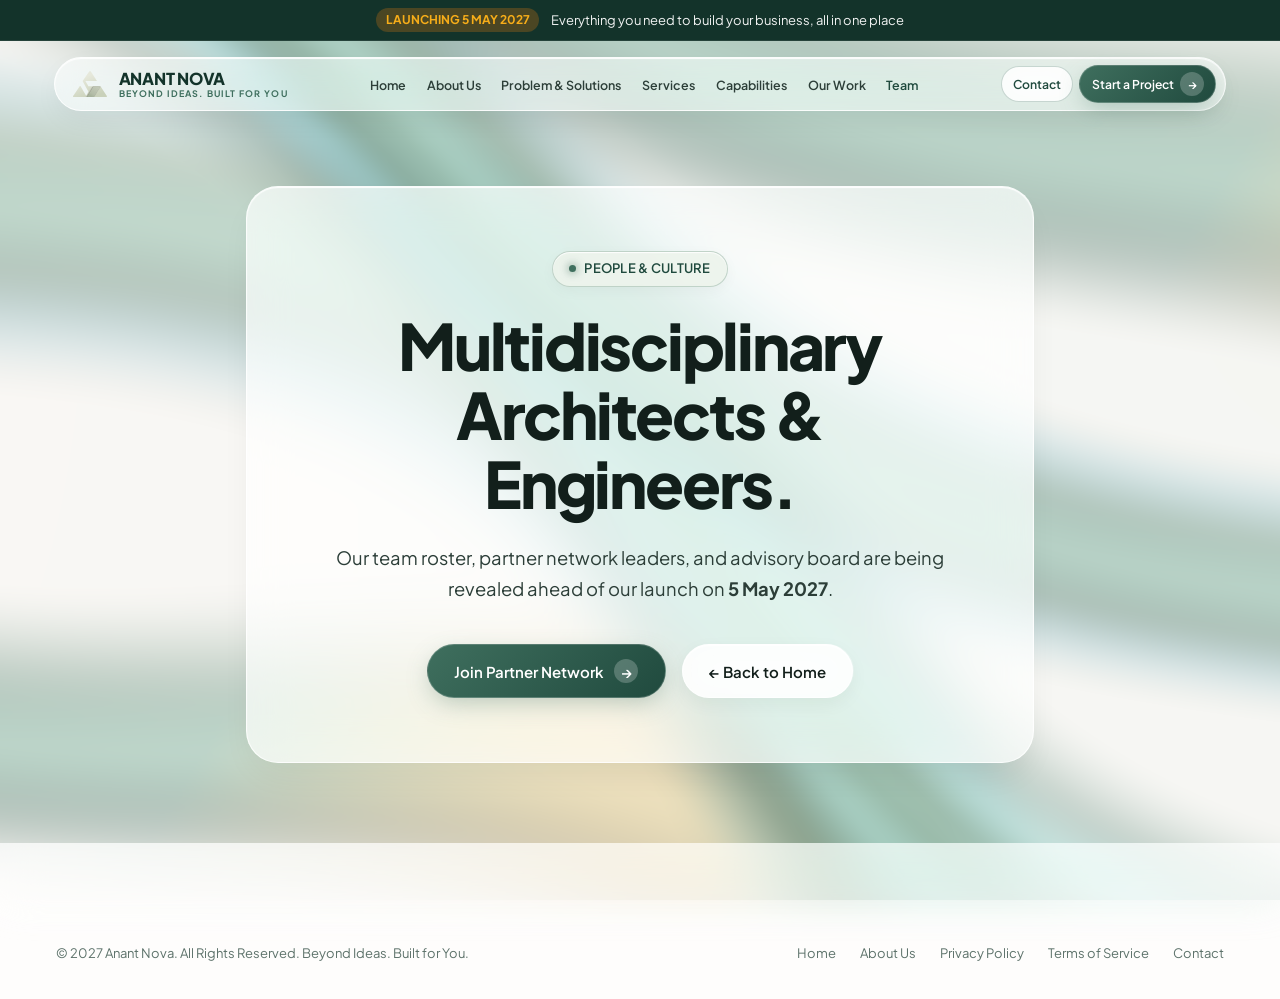
<file: team.html>
<!DOCTYPE html>
<html lang="en">

<head>
  <meta charset="UTF-8">
  <meta name="viewport" content="width=device-width, initial-scale=1.0">
  <title>Team — Anant Nova | Core Architects &amp; Leadership</title>
  <meta name="description"
    content="Meet the multidisciplinary engineers, brand strategists, and business architects behind Anant Nova.">
  <link rel="icon" type="image/svg+xml" href="logo/favicon.svg">
  <link rel="stylesheet" href="assets/css/style.css?v=4.4">
</head>

<body>
  <!-- Master Ambient Generative 3D Light Fluid WebGL Canvas -->
  <div class="global-canvas-wrapper" aria-hidden="true">
    <canvas id="ambient-canvas"></canvas>
    <div class="global-canvas-overlay"></div>
  </div>

  <!-- Top Notice Bar -->
  <div class="top-notice-bar">
    <span class="pulse-pill">LAUNCHING 5 May 2027</span>
    <span>Everything you need to build your business, all in one place</span>
  </div>

  <!-- Master Floating Header (Glassmorphic Capsule) -->
  <header class="site-header" id="header">
    <div class="container">
      <nav class="nav-container" aria-label="Main Navigation">
        <a href="index.html" class="brand-logo" title="Anant Nova Home">
          <img src="logo/favicon.svg" alt="Anant Nova Primary Logo" class="logo-img" width="38" height="38">
          <div class="brand-name">
            <span>ANANT NOVA</span>
            <span class="brand-tagline">Beyond Ideas. Built for You</span>
          </div>
        </a>

        <ul class="nav-links">
          <li><a href="index.html#hero" class="nav-link">Home</a></li>
          <li><a href="about.html" class="nav-link">About Us</a></li>
          <li><a href="index.html#problem" class="nav-link">Problem &amp; Solutions</a></li>
          <li><a href="services.html" class="nav-link">Services</a></li>
          <li><a href="index.html#capabilities" class="nav-link">Capabilities</a></li>
          <li><a href="our-work.html" class="nav-link">Our Work</a></li>
          <li><a href="team.html" class="nav-link" style="color: var(--accent-sage-dark);">Team</a></li>
        </ul>

        <div class="nav-actions">
          <a href="contact.html" class="nav-contact-btn">Contact</a>
          <button class="btn btn-primary open-inquiry-modal" data-topic="General Ecosystem Consultation">
            <span>Start a Project</span>
            <div class="btn-icon-circle">→</div>
          </button>
          <button class="mobile-menu-btn" aria-label="Toggle Navigation Menu" aria-expanded="false"
            id="mobile-toggle-btn">
            <span class="hamburger-bar"></span>
            <span class="hamburger-bar"></span>
            <span class="hamburger-bar"></span>
          </button>
        </div>
      </nav>
    </div>
  </header>

  <!-- Mobile Navigation Backdrop Overlay & Drawer -->
  <div class="mobile-nav-overlay" id="mobile-overlay" aria-hidden="true"></div>
  <aside class="mobile-nav-drawer" id="mobile-drawer" aria-hidden="true">
    <div class="mobile-drawer-header">
      <div class="brand-logo">
        <img src="logo/favicon.svg" alt="Anant Nova Logo" class="logo-img" width="34" height="34">
        <div class="brand-name">
          <span>ANANT NOVA</span>
          <span class="brand-tagline">Beyond Ideas. Built for You</span>
        </div>
      </div>
      <button class="mobile-drawer-close" id="mobile-drawer-close" aria-label="Close navigation menu">✕</button>
    </div>
    <ul class="mobile-nav-links">
      <li><a href="index.html#hero"><span>Home</span> <span class="arr">→</span></a></li>
      <li><a href="about.html"><span>About Us</span> <span class="arr">→</span></a></li>
      <li><a href="index.html#problem"><span>Problem &amp; Solutions</span> <span class="arr">→</span></a></li>
      <li><a href="services.html"><span>Services</span> <span class="arr">→</span></a></li>
      <li><a href="index.html#capabilities"><span>Capabilities</span> <span class="arr">→</span></a></li>
      <li><a href="our-work.html"><span>Our Work</span> <span class="arr">→</span></a></li>
      <li><a href="team.html"><span>Team</span> <span class="arr">→</span></a></li>
      <li><a href="contact.html"><span>Contact</span> <span class="arr">→</span></a></li>
    </ul>
    <div class="mobile-drawer-footer">
      <button class="btn btn-primary open-inquiry-modal" style="width: 100%; justify-content: center;"
        data-topic="Mobile Menu Consultation">
        <span>Start a Project</span>
        <div class="btn-icon-circle">→</div>
      </button>
      <div class="mobile-drawer-status">
        <span class="status-dot"></span>
        <span>LAUNCHING 5 May 2027</span>
      </div>
    </div>
  </aside>

  <!-- Main Placeholder Hero -->
  <main class="subpage-hero">
    <div class="container" style="max-width: 860px; text-align: center; position: relative; z-index: 10;">
      <div class="glass-panel subpage-card">
        <div class="pill-badge sage" style="margin-bottom: 1.5rem;">
          <span class="dot"></span>
          <span>PEOPLE &amp; CULTURE</span>
        </div>
        <h1 class="heading-xl" style="margin-bottom: 1.5rem; color: var(--text-primary);">
          Multidisciplinary Architects &amp; Engineers.
        </h1>
        <p class="subpage-desc">
          Our team roster, partner network leaders, and advisory board are being revealed ahead of our launch on
          <strong>5 May 2027</strong>.
        </p>
        <div class="subpage-actions">
          <button class="btn btn-primary open-inquiry-modal" data-topic="Join Partner Network / Careers">
            <span>Join Partner Network</span>
            <div class="btn-icon-circle">→</div>
          </button>
          <a href="index.html" class="btn btn-glass">
            <span>← Back to Home</span>
          </a>
        </div>
      </div>
    </div>
  </main>

  <!-- Footer -->
  <footer class="site-footer">
    <div class="container">
      <div class="footer-bottom-row" style="border-top: none;">
        <div>&copy; 2027 Anant Nova. All Rights Reserved. Beyond Ideas. Built for You.</div>
        <div style="display: flex; gap: 1.5rem; flex-wrap: wrap;">
          <a href="index.html">Home</a>
          <a href="about.html">About Us</a>
          <a href="privacy-policy.html">Privacy Policy</a>
          <a href="terms-conditions.html">Terms of Service</a>
          <a href="contact.html">Contact</a>
        </div>
      </div>
    </div>
  </footer>

  <script src="assets/js/hero-shader.js?v=4.0"></script>
  <script src="assets/js/main.js?v=4.3"></script>
</body>

</html>
</file>
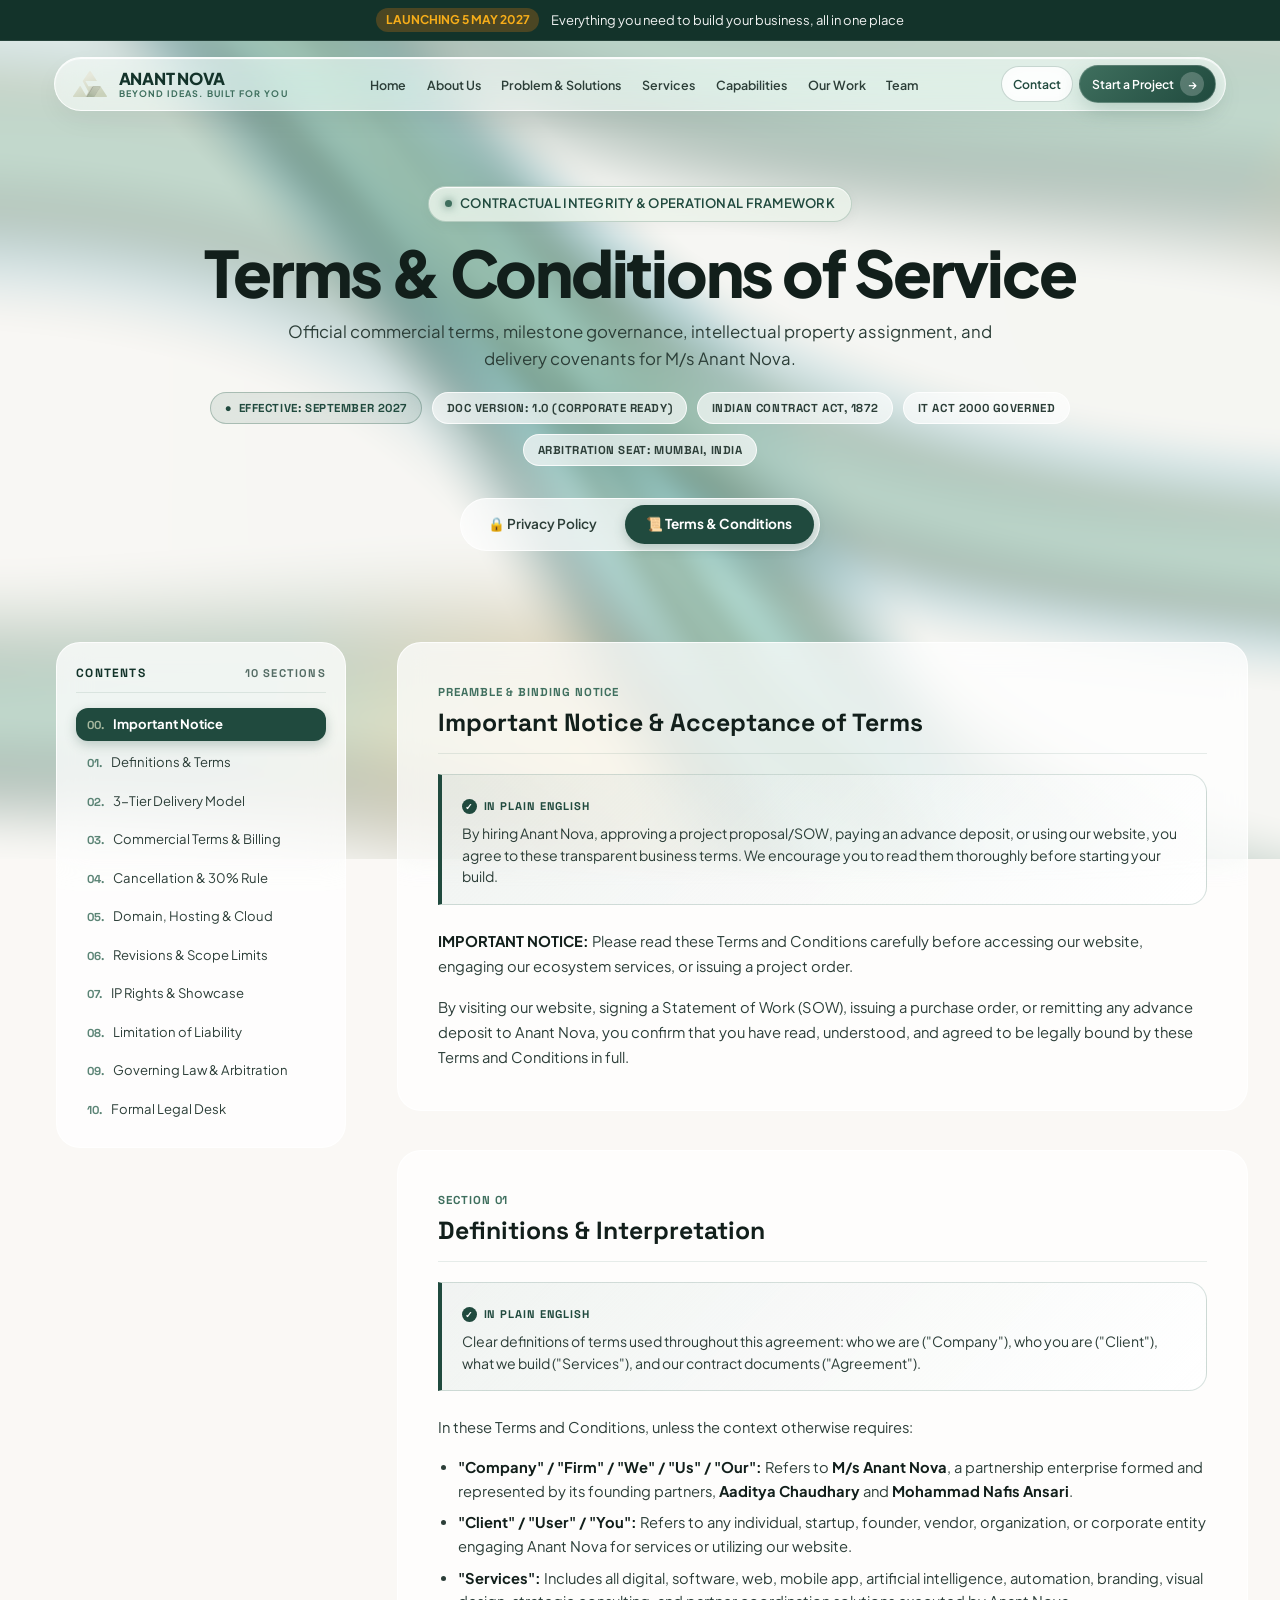
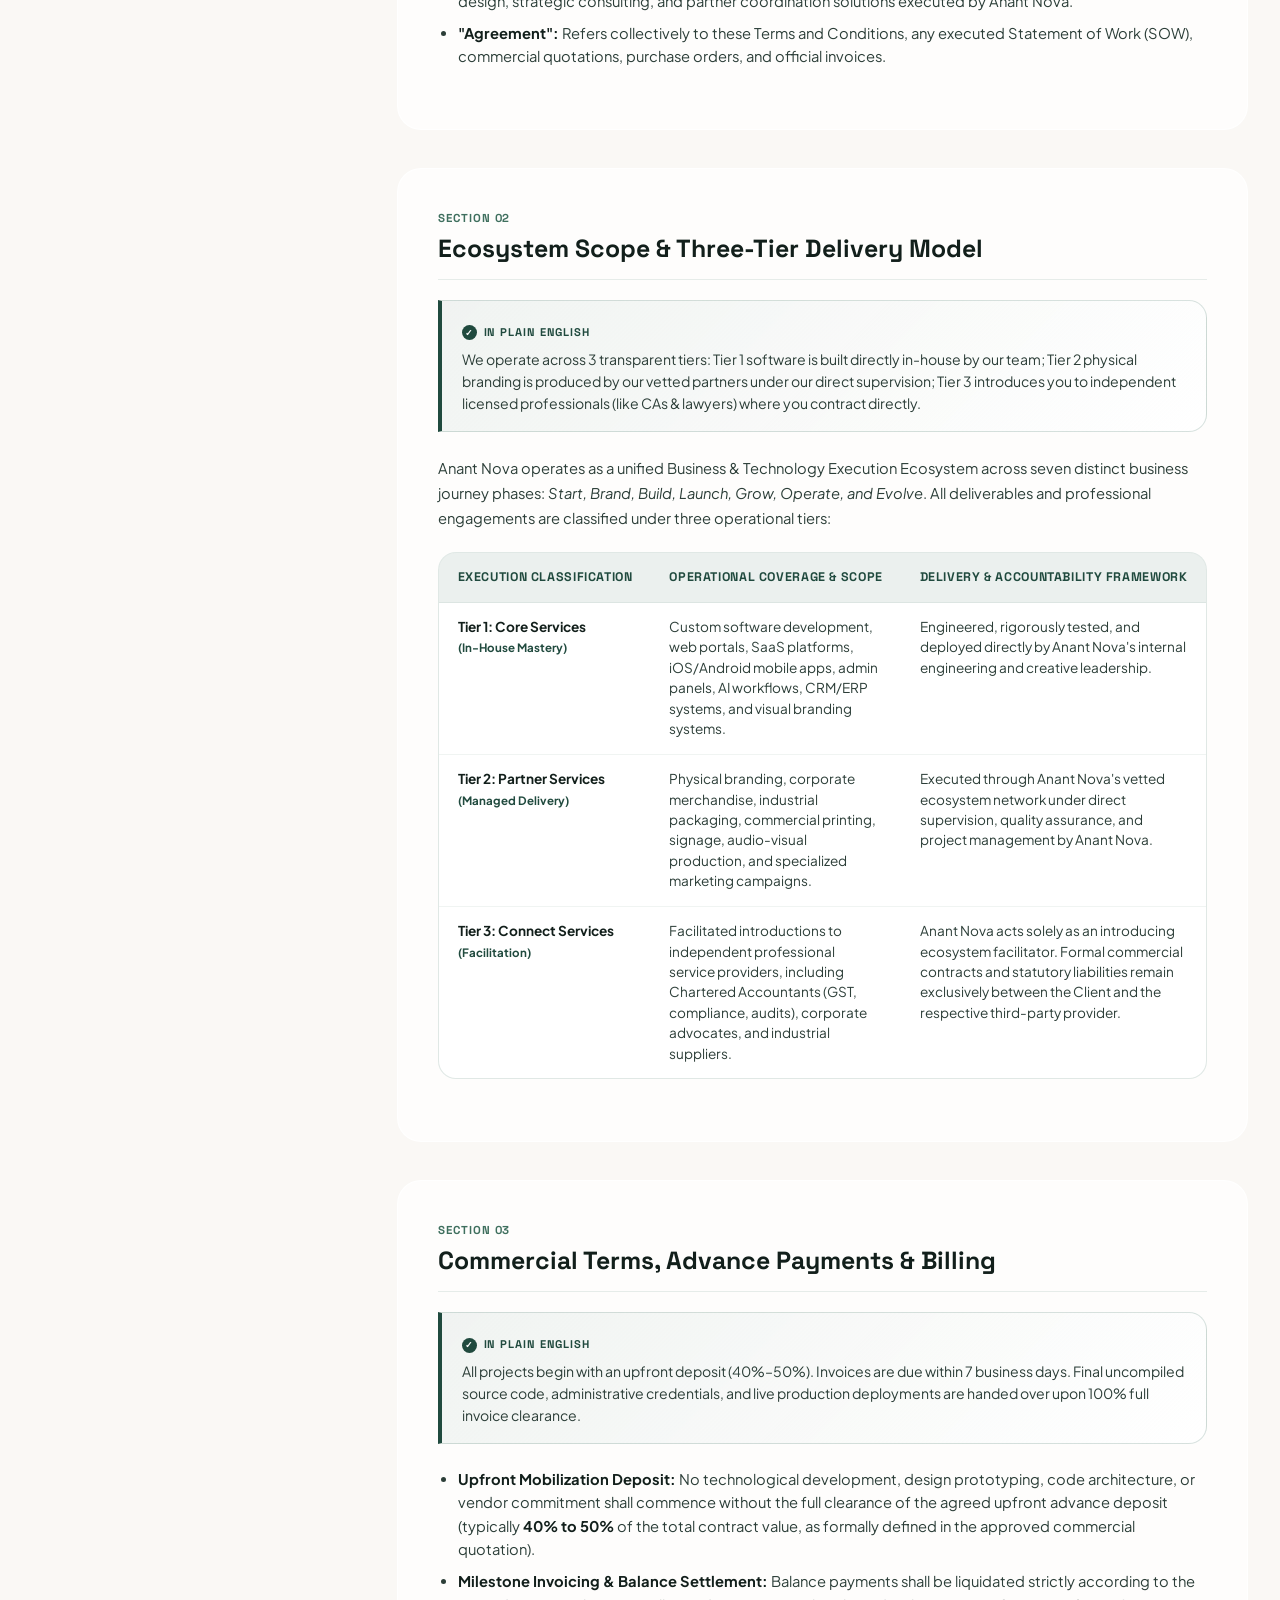
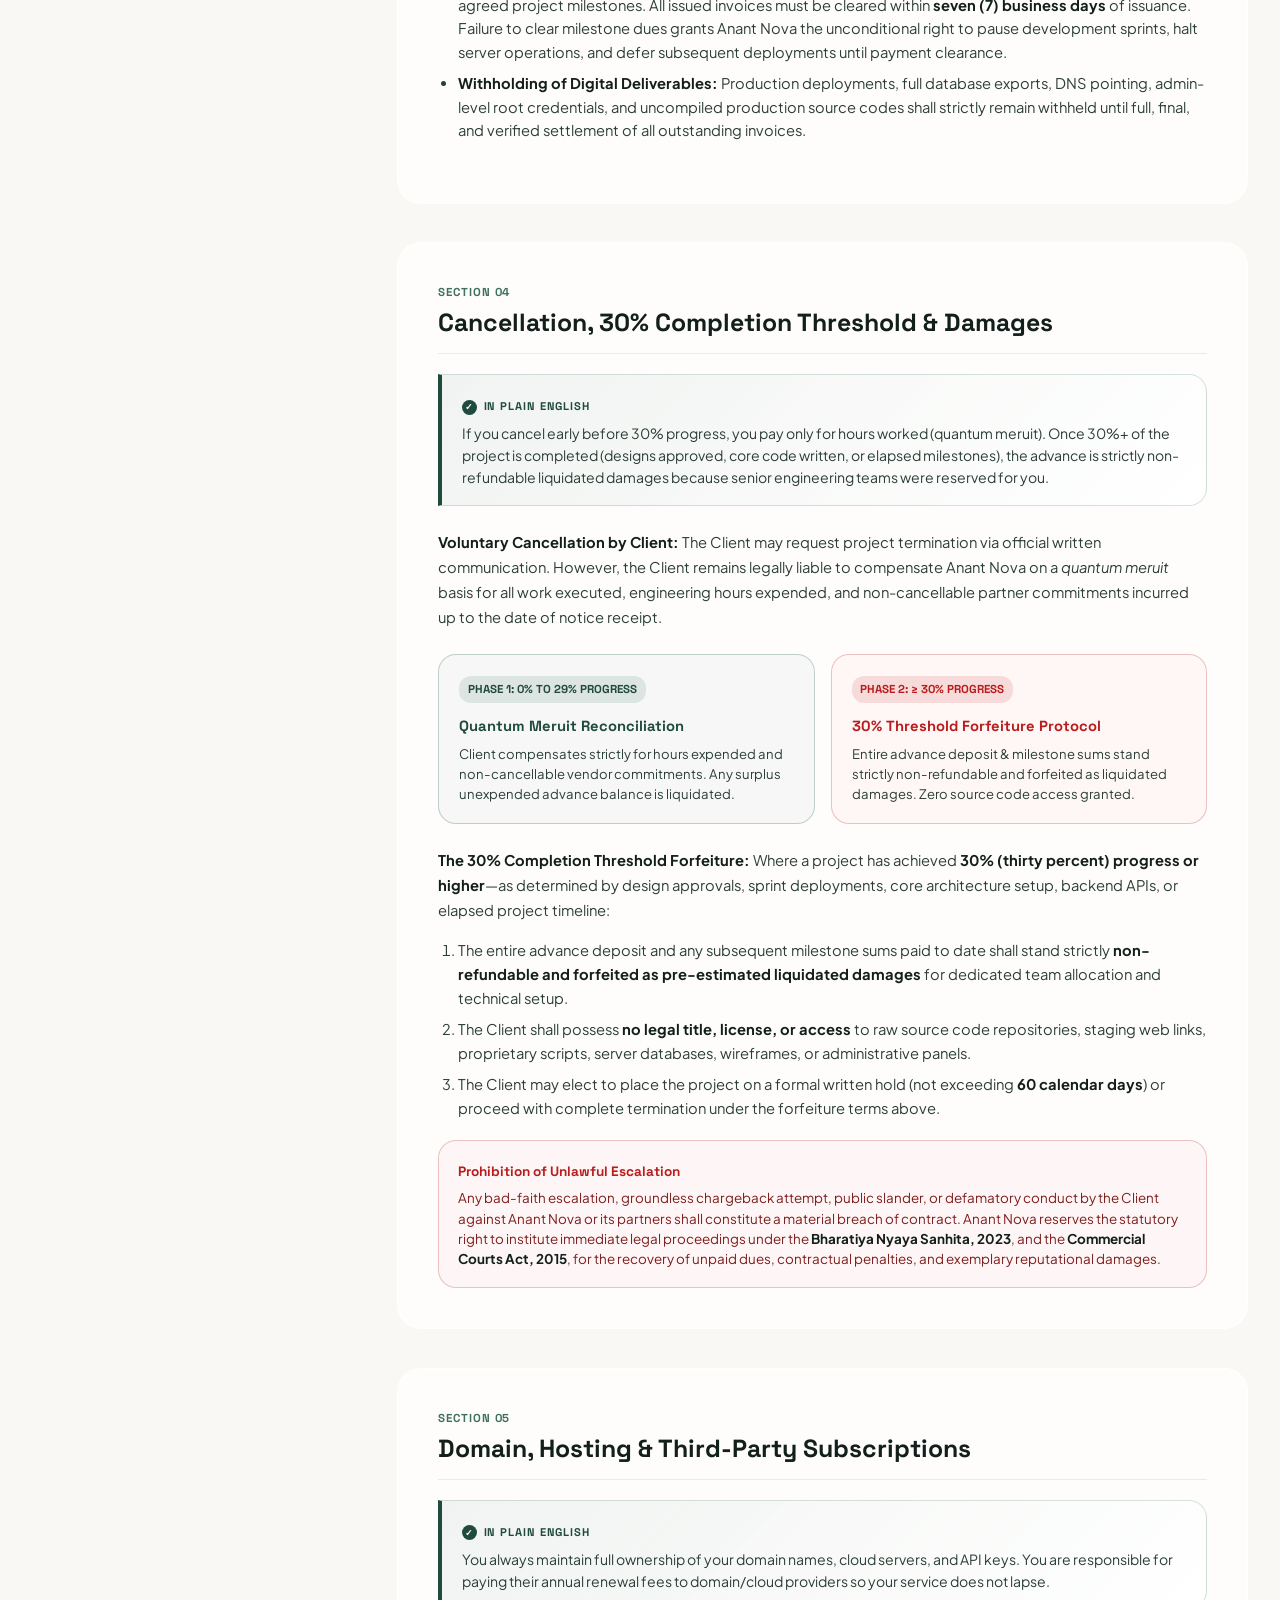
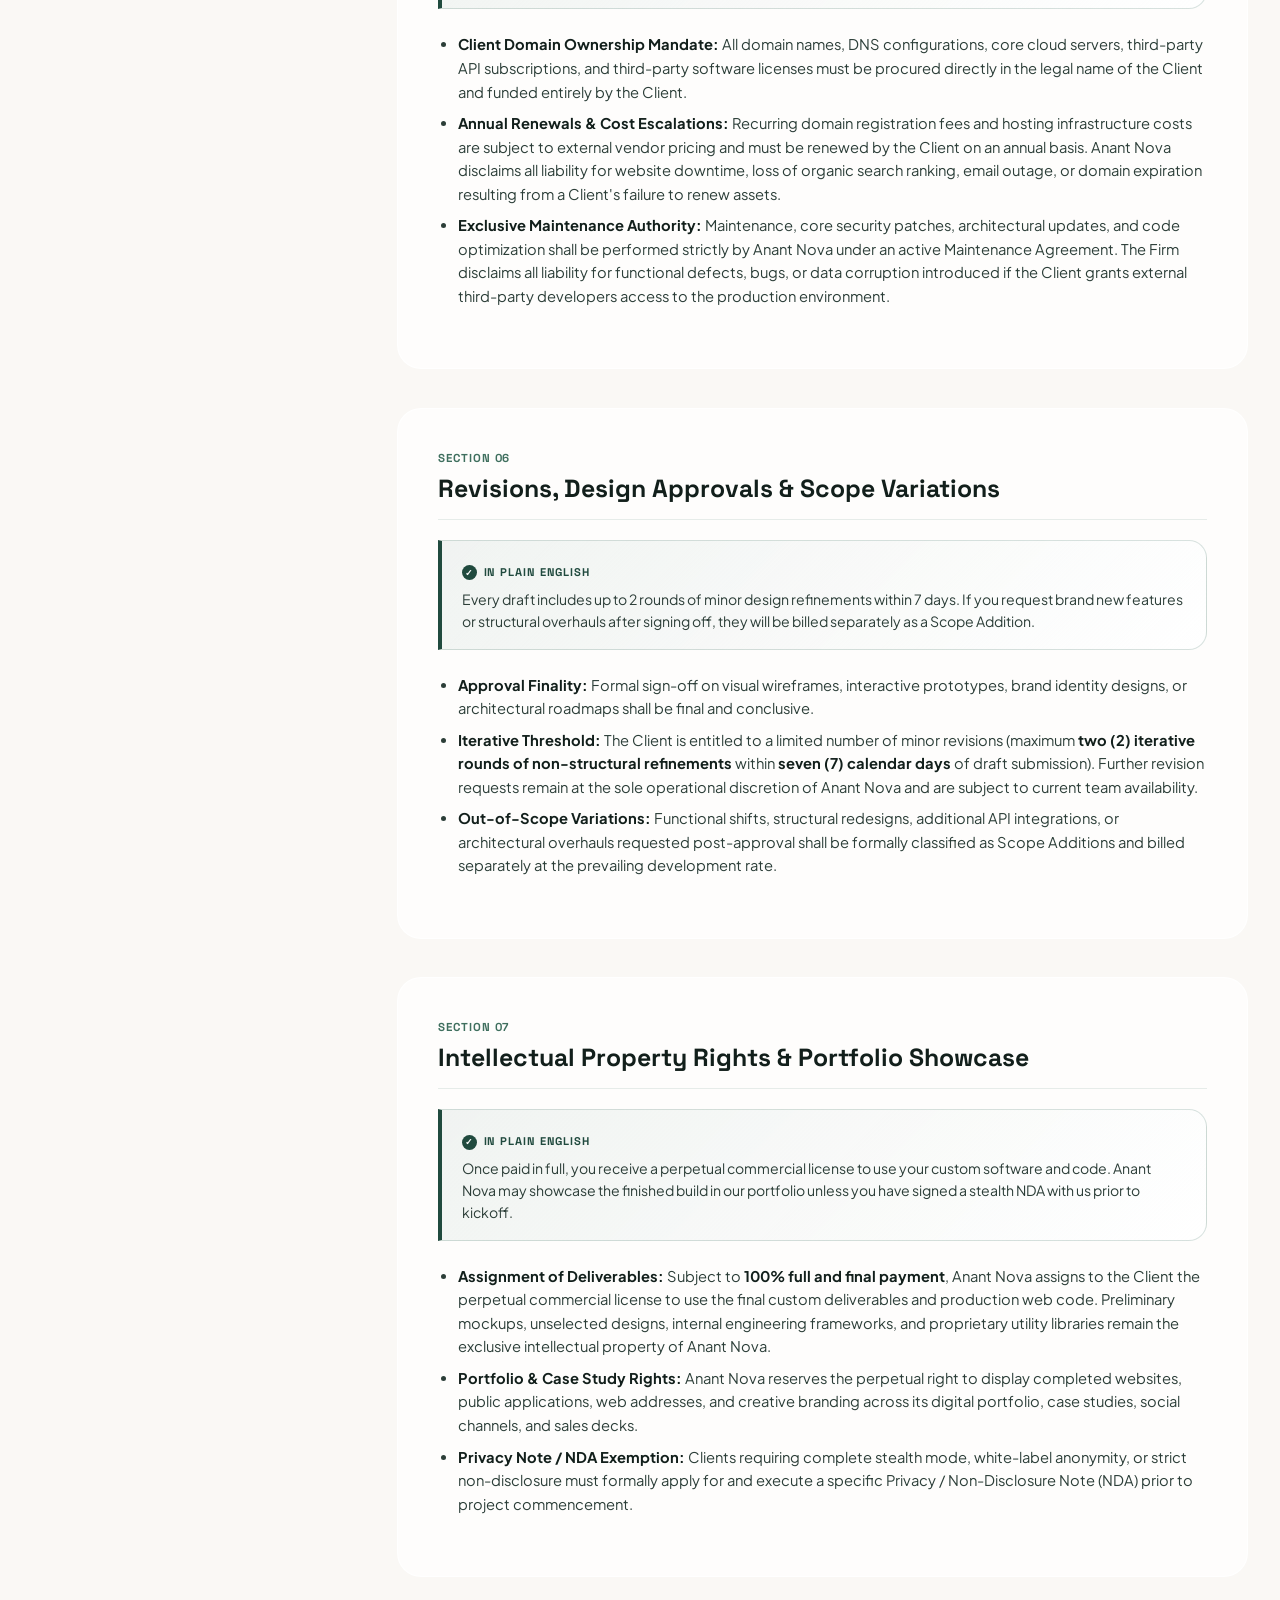
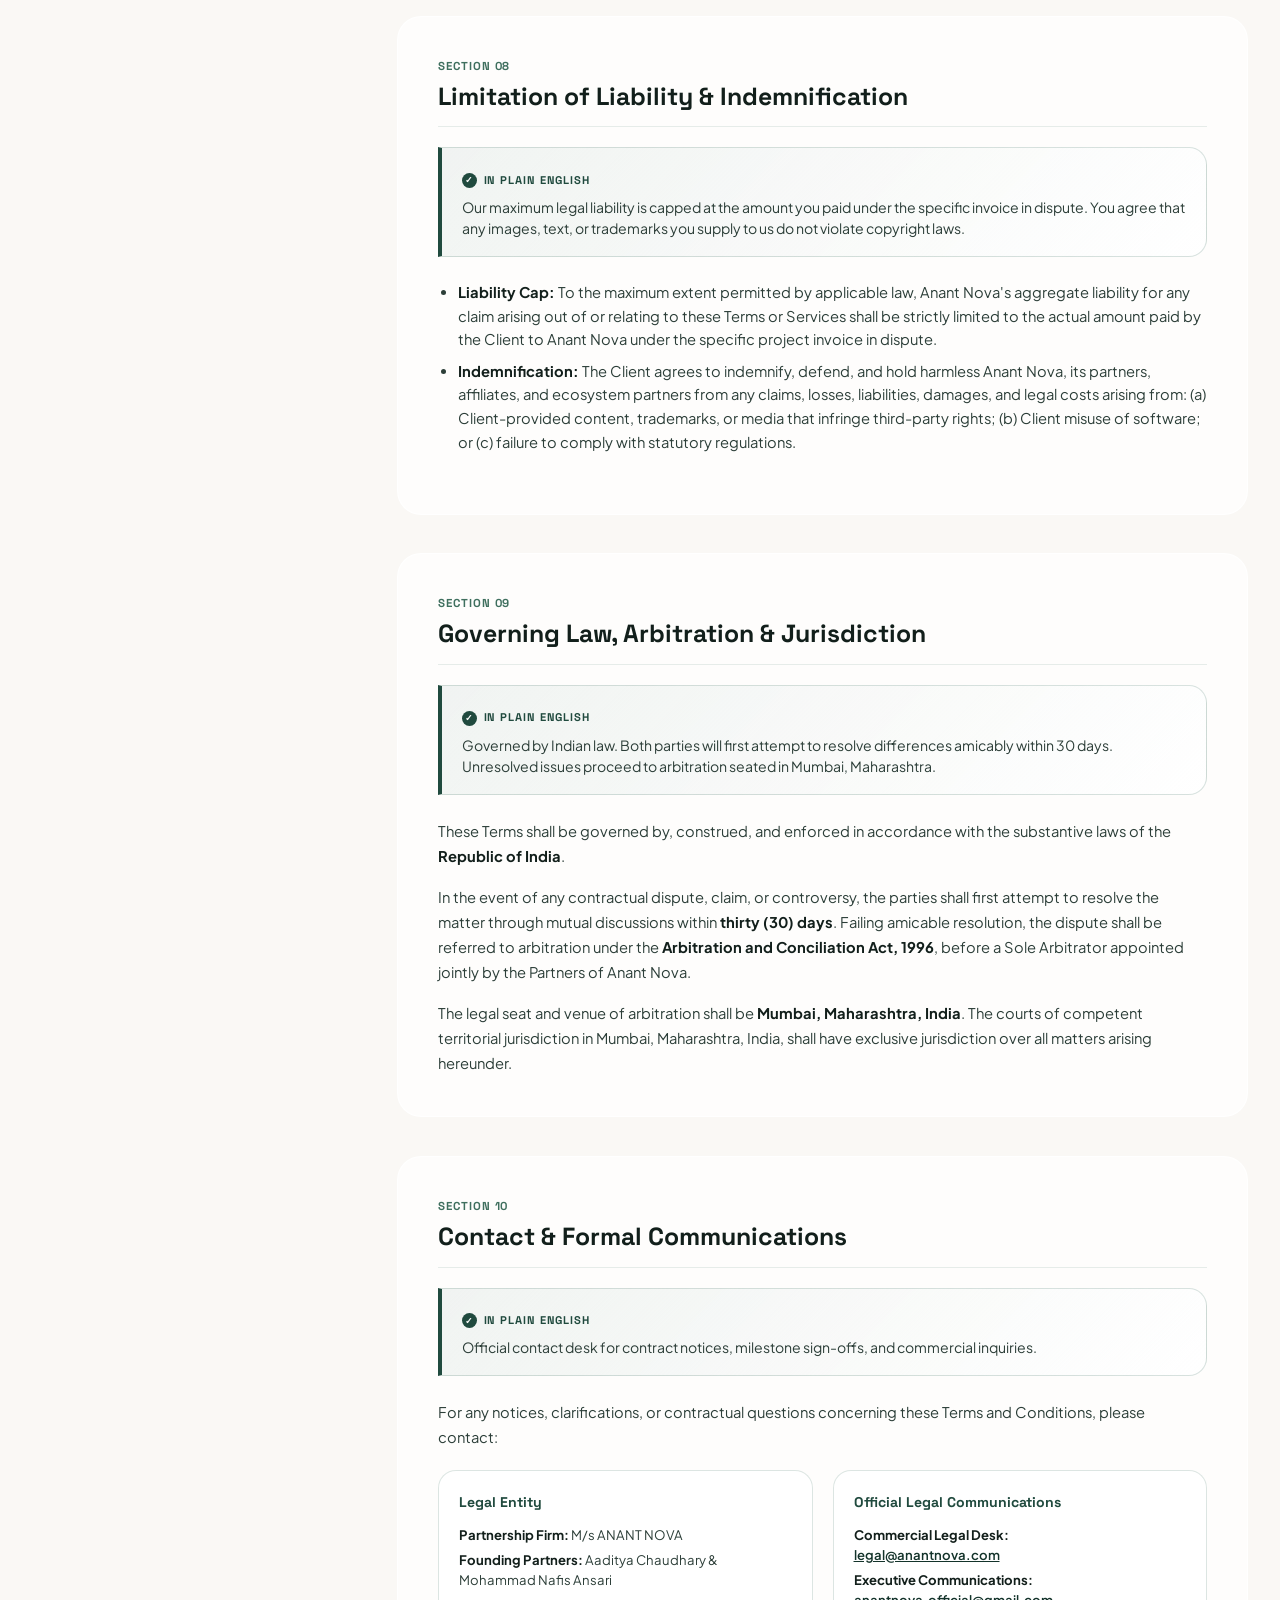
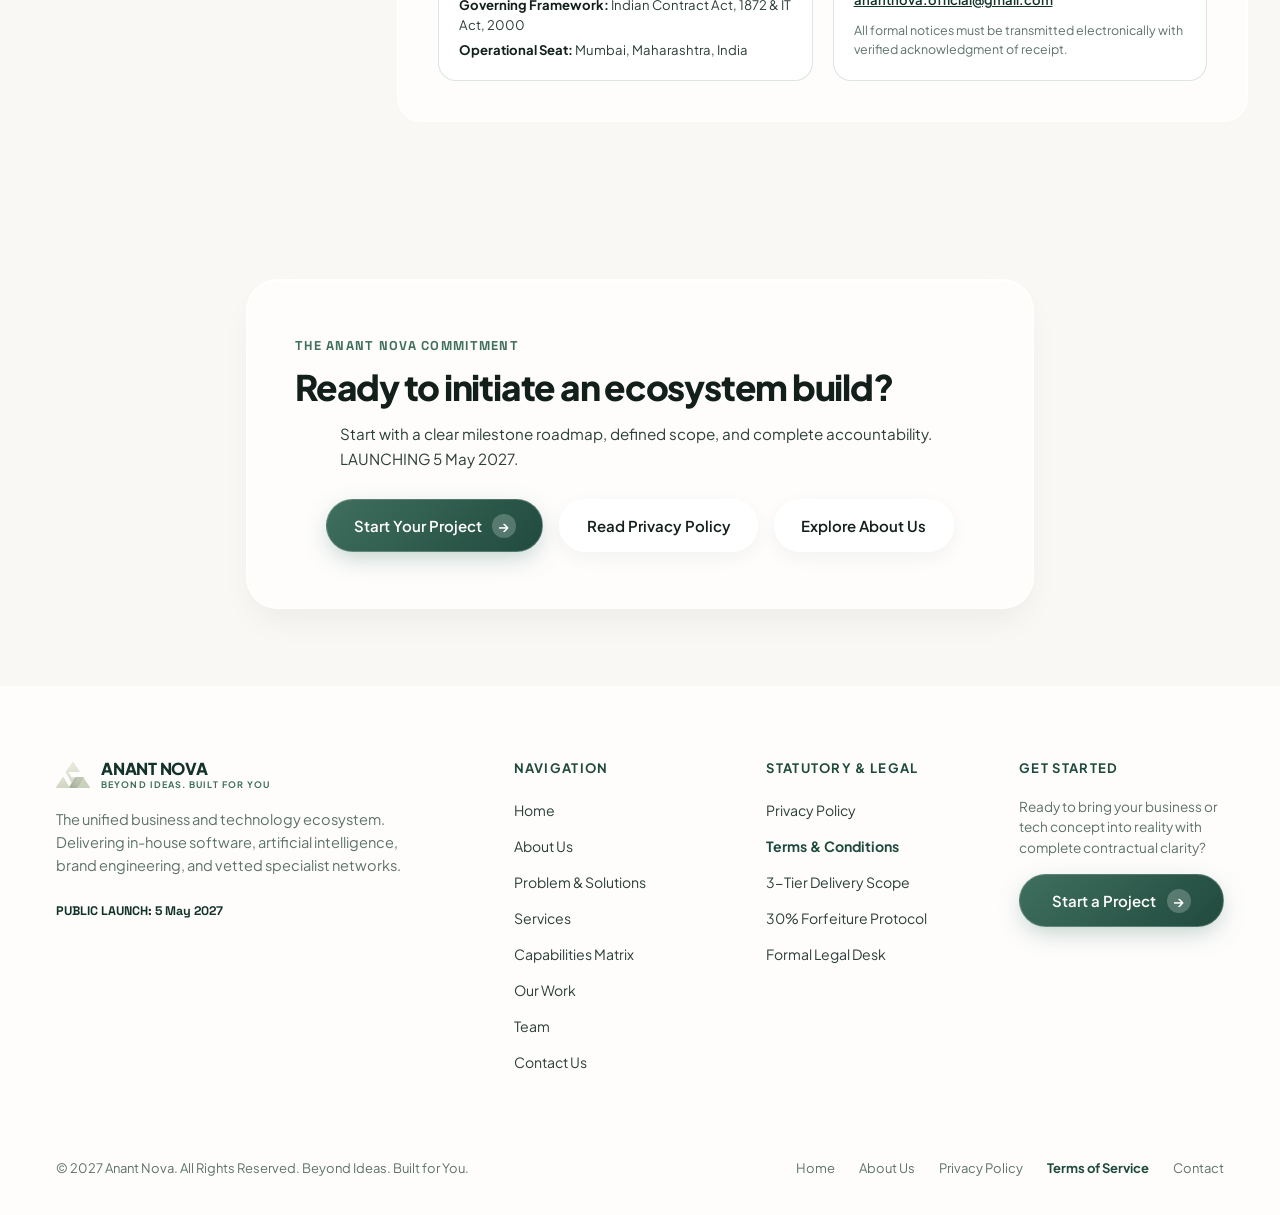
<file: terms-conditions.html>
<!DOCTYPE html>
<html lang="en">

<head>
  <meta charset="UTF-8">
  <meta name="viewport" content="width=device-width, initial-scale=1.0">
  <title>Terms &amp; Conditions of Service — Anant Nova | Business &amp; Technology Execution Ecosystem</title>
  <meta name="description"
    content="Official Terms &amp; Conditions of Service of Anant Nova. Governed under the Indian Contract Act 1872 and Information Technology Act 2000. Three-tier delivery model, commercial milestone policies, and 30% completion threshold forfeiture protocol.">
  <link rel="icon" type="image/svg+xml" href="logo/favicon.svg">
  <link rel="stylesheet" href="assets/css/style.css?v=4.7">
</head>

<body>
  <!-- Master Ambient Generative 3D Light Fluid WebGL Canvas -->
  <div class="global-canvas-wrapper" aria-hidden="true">
    <canvas id="ambient-canvas"></canvas>
    <div class="global-canvas-overlay"></div>
  </div>

  <!-- Top Notice Bar -->
  <div class="top-notice-bar">
    <span class="pulse-pill">LAUNCHING 5 May 2027</span>
    <span>Everything you need to build your business, all in one place</span>
  </div>

  <!-- Master Floating Header (Glassmorphic Capsule) -->
  <header class="site-header" id="header">
    <div class="container">
      <nav class="nav-container" aria-label="Main Navigation">
        <a href="index.html" class="brand-logo" title="Anant Nova Home">
          <img src="logo/favicon.svg" alt="Anant Nova Primary Logo" class="logo-img" width="38" height="38">
          <div class="brand-name">
            <span>ANANT NOVA</span>
            <span class="brand-tagline">Beyond Ideas. Built for You</span>
          </div>
        </a>

        <ul class="nav-links">
          <li><a href="index.html#hero" class="nav-link">Home</a></li>
          <li><a href="about.html" class="nav-link">About Us</a></li>
          <li><a href="index.html#problem" class="nav-link">Problem &amp; Solutions</a></li>
          <li><a href="services.html" class="nav-link">Services</a></li>
          <li><a href="index.html#capabilities" class="nav-link">Capabilities</a></li>
          <li><a href="our-work.html" class="nav-link">Our Work</a></li>
          <li><a href="team.html" class="nav-link">Team</a></li>
        </ul>

        <div class="nav-actions">
          <a href="contact.html" class="nav-contact-btn">Contact</a>
          <button class="btn btn-primary open-inquiry-modal" data-topic="Terms &amp; Conditions Inquiry">
            <span>Start a Project</span>
            <div class="btn-icon-circle">→</div>
          </button>
          <button class="mobile-menu-btn" aria-label="Toggle Navigation Menu" aria-expanded="false"
            id="mobile-toggle-btn">
            <span class="hamburger-bar"></span>
            <span class="hamburger-bar"></span>
            <span class="hamburger-bar"></span>
          </button>
        </div>
      </nav>
    </div>
  </header>

  <!-- Mobile Navigation Drawer -->
  <div class="mobile-nav-overlay" id="mobile-overlay" aria-hidden="true"></div>
  <aside class="mobile-nav-drawer" id="mobile-drawer" aria-hidden="true">
    <div class="mobile-drawer-header">
      <div class="brand-logo">
        <img src="logo/favicon.svg" alt="Anant Nova Logo" class="logo-img" width="34" height="34">
        <div class="brand-name">
          <span>ANANT NOVA</span>
          <span class="brand-tagline">Beyond Ideas. Built for You</span>
        </div>
      </div>
      <button class="mobile-drawer-close" id="mobile-drawer-close" aria-label="Close navigation menu">✕</button>
    </div>
    <ul class="mobile-nav-links">
      <li><a href="index.html#hero"><span>Home</span> <span class="arr">→</span></a></li>
      <li><a href="about.html"><span>About Us</span> <span class="arr">→</span></a></li>
      <li><a href="index.html#problem"><span>Problem &amp; Solutions</span> <span class="arr">→</span></a></li>
      <li><a href="services.html"><span>Services</span> <span class="arr">→</span></a></li>
      <li><a href="index.html#capabilities"><span>Capabilities</span> <span class="arr">→</span></a></li>
      <li><a href="our-work.html"><span>Our Work</span> <span class="arr">→</span></a></li>
      <li><a href="team.html"><span>Team</span> <span class="arr">→</span></a></li>
      <li><a href="contact.html"><span>Contact</span> <span class="arr">→</span></a></li>
    </ul>
    <div class="mobile-drawer-footer">
      <button class="btn btn-primary open-inquiry-modal" style="width: 100%; justify-content: center;"
        data-topic="Mobile Menu Consultation">
        <span>Start a Project</span>
        <div class="btn-icon-circle">→</div>
      </button>
      <div class="mobile-drawer-status">
        <span class="status-dot"></span>
        <span>LAUNCHING 5 May 2027</span>
      </div>
    </div>
  </aside>

  <!-- Main Content Wrapper -->
  <main>
    <!-- Hero Section -->
    <section class="legal-hero">
      <div class="container" style="max-width: 960px;">
        <div class="hero-badge-wrap">
          <div class="pill-badge sage">
            <span class="dot"></span>
            <span>CONTRACTUAL INTEGRITY &amp; OPERATIONAL FRAMEWORK</span>
          </div>
        </div>
        <h1 class="heading-xl" style="margin-top: 0.5rem; margin-bottom: 0.75rem;">
          Terms &amp; Conditions of Service
        </h1>
        <p
          style="font-size: 1.05rem; color: var(--text-secondary); max-width: 720px; margin: 0 auto; line-height: 1.6;">
          Official commercial terms, milestone governance, intellectual property assignment, and delivery covenants for
          M/s Anant Nova.
        </p>

        <!-- Document Metadata Chips -->
        <div class="legal-meta-chips">
          <div class="legal-chip active-chip">
            <span>●</span>
            <span>Effective: September 2027</span>
          </div>
          <div class="legal-chip">
            <span>Doc Version: 1.0 (Corporate Ready)</span>
          </div>
          <div class="legal-chip">
            <span>Indian Contract Act, 1872</span>
          </div>
          <div class="legal-chip">
            <span>IT Act 2000 Governed</span>
          </div>
          <div class="legal-chip">
            <span>Arbitration Seat: Mumbai, India</span>
          </div>
        </div>

        <!-- Document Switcher Pill Bar -->
        <div class="legal-switcher-wrap">
          <nav class="legal-switcher" aria-label="Legal Documents Switcher">
            <a href="privacy-policy.html" class="legal-switcher-tab">
              <span>🔒 Privacy Policy</span>
            </a>
            <a href="terms-conditions.html" class="legal-switcher-tab active">
              <span>📜 Terms &amp; Conditions</span>
            </a>
          </nav>
        </div>
      </div>
    </section>

    <!-- Document Content Grid -->
    <section class="section-py" style="padding-top: 0;">
      <div class="container legal-layout">

        <!-- Sticky Table of Contents Sidebar -->
        <aside class="legal-toc-aside" aria-label="Table of Contents">
          <div class="legal-toc-header">
            <span>Contents</span>
            <span style="font-size: 0.7rem; opacity: 0.7;">10 SECTIONS</span>
          </div>
          <ul class="legal-toc-list" id="legal-toc-list">
            <li><a href="#important-notice" class="legal-toc-link"><span class="toc-num">00.</span> Important Notice</a>
            </li>
            <li><a href="#section-1" class="legal-toc-link"><span class="toc-num">01.</span> Definitions &amp; Terms</a>
            </li>
            <li><a href="#section-2" class="legal-toc-link"><span class="toc-num">02.</span> 3-Tier Delivery Model</a>
            </li>
            <li><a href="#section-3" class="legal-toc-link"><span class="toc-num">03.</span> Commercial Terms &amp;
                Billing</a></li>
            <li><a href="#section-4" class="legal-toc-link"><span class="toc-num">04.</span> Cancellation &amp; 30%
                Rule</a></li>
            <li><a href="#section-5" class="legal-toc-link"><span class="toc-num">05.</span> Domain, Hosting &amp;
                Cloud</a></li>
            <li><a href="#section-6" class="legal-toc-link"><span class="toc-num">06.</span> Revisions &amp; Scope
                Limits</a></li>
            <li><a href="#section-7" class="legal-toc-link"><span class="toc-num">07.</span> IP Rights &amp;
                Showcase</a></li>
            <li><a href="#section-8" class="legal-toc-link"><span class="toc-num">08.</span> Limitation of Liability</a>
            </li>
            <li><a href="#section-9" class="legal-toc-link"><span class="toc-num">09.</span> Governing Law &amp;
                Arbitration</a></li>
            <li><a href="#section-10" class="legal-toc-link"><span class="toc-num">10.</span> Formal Legal Desk</a></li>
          </ul>
        </aside>

        <!-- Mobile Sticky Floating Contents Card (Screens <= 1024px) -->
        <div class="legal-mobile-toc-card" id="legal-mobile-toc" aria-label="Mobile Table of Contents">
          <div class="mobile-toc-header">
            <div class="mobile-toc-title-wrap">
              <span class="mobile-toc-title">Contents</span>
              <div class="mobile-toc-underline"></div>
            </div>
            <span class="mobile-toc-count">10 SECTIONS</span>
          </div>

          <!-- Closed State: Current Section Pill + Circular Next Button (Screenshot 2) -->
          <div class="mobile-toc-action-row">
            <button type="button" class="mobile-toc-trigger" id="mobile-toc-trigger" aria-expanded="false"
              aria-controls="mobile-toc-dropdown">
              <span class="mobile-toc-current-label" id="mobile-toc-current-label">00. Important Notice</span>
              <span class="mobile-toc-trigger-arrow" aria-hidden="true">→</span>
            </button>
            <button type="button" class="mobile-toc-next-btn" id="mobile-toc-next-btn" title="Next Section"
              aria-label="Go to next section">
              <span>→</span>
            </button>
          </div>

          <!-- Expanded Menu State (Screenshot 3) -->
          <div class="mobile-toc-dropdown" id="mobile-toc-dropdown">
            <ul class="mobile-toc-menu-list">
              <li>
                <a href="#important-notice" class="mobile-toc-item-link is-active" data-index="0"
                  data-label="00. Important Notice">
                  <span class="item-num">00.</span>
                  <span class="item-text">Important Notice</span>
                  <span class="item-arr">›</span>
                </a>
              </li>
              <li>
                <a href="#section-1" class="mobile-toc-item-link" data-index="1"
                  data-label="01. Definitions &amp; Terms">
                  <span class="item-num">01.</span>
                  <span class="item-text">Definitions &amp; Terms</span>
                  <span class="item-arr">›</span>
                </a>
              </li>
              <li>
                <a href="#section-2" class="mobile-toc-item-link" data-index="2" data-label="02. 3-Tier Delivery Model">
                  <span class="item-num">02.</span>
                  <span class="item-text">3-Tier Delivery Model</span>
                  <span class="item-arr">›</span>
                </a>
              </li>
              <li>
                <a href="#section-3" class="mobile-toc-item-link" data-index="3"
                  data-label="03. Commercial Terms &amp; Billing">
                  <span class="item-num">03.</span>
                  <span class="item-text">Commercial Terms &amp; Billing</span>
                  <span class="item-arr">›</span>
                </a>
              </li>
              <li>
                <a href="#section-4" class="mobile-toc-item-link" data-index="4"
                  data-label="04. Cancellation &amp; 30% Rule">
                  <span class="item-num">04.</span>
                  <span class="item-text">Cancellation &amp; 30% Rule</span>
                  <span class="item-arr">›</span>
                </a>
              </li>
              <li>
                <a href="#section-5" class="mobile-toc-item-link" data-index="5"
                  data-label="05. Domain, Hosting &amp; Cloud">
                  <span class="item-num">05.</span>
                  <span class="item-text">Domain, Hosting &amp; Cloud</span>
                  <span class="item-arr">›</span>
                </a>
              </li>
              <li>
                <a href="#section-6" class="mobile-toc-item-link" data-index="6"
                  data-label="06. Revisions &amp; Scope Limits">
                  <span class="item-num">06.</span>
                  <span class="item-text">Revisions &amp; Scope Limits</span>
                  <span class="item-arr">›</span>
                </a>
              </li>
              <li>
                <a href="#section-7" class="mobile-toc-item-link" data-index="7"
                  data-label="07. IP Rights &amp; Showcase">
                  <span class="item-num">07.</span>
                  <span class="item-text">IP Rights &amp; Showcase</span>
                  <span class="item-arr">›</span>
                </a>
              </li>
              <li>
                <a href="#section-8" class="mobile-toc-item-link" data-index="8"
                  data-label="08. Limitation of Liability">
                  <span class="item-num">08.</span>
                  <span class="item-text">Limitation of Liability</span>
                  <span class="item-arr">›</span>
                </a>
              </li>
              <li>
                <a href="#section-9" class="mobile-toc-item-link" data-index="9"
                  data-label="09. Governing Law &amp; Arbitration">
                  <span class="item-num">09.</span>
                  <span class="item-text">Governing Law &amp; Arbitration</span>
                  <span class="item-arr">›</span>
                </a>
              </li>
              <li>
                <a href="#section-10" class="mobile-toc-item-link" data-index="10" data-label="10. Formal Legal Desk">
                  <span class="item-num">10.</span>
                  <span class="item-text">Formal Legal Desk</span>
                  <span class="item-arr">›</span>
                </a>
              </li>
            </ul>
          </div>
        </div>

        <!-- Main Legal Articles -->
        <div class="legal-content">

          <!-- Preamble & Notice -->
          <article class="legal-card" id="important-notice">
            <div class="legal-card-header">
              <span class="legal-section-tag">PREAMBLE &amp; BINDING NOTICE</span>
              <h2 class="legal-section-title">Important Notice &amp; Acceptance of Terms</h2>
            </div>

            <div class="plain-english-box">
              <div class="plain-english-badge">
                <span class="pill-icon">✓</span>
                <span>In Plain English</span>
              </div>
              <p class="plain-english-text">
                By hiring Anant Nova, approving a project proposal/SOW, paying an advance deposit, or using our website,
                you agree to these transparent business terms. We encourage you to read them thoroughly before starting
                your build.
              </p>
            </div>

            <div class="legal-body">
              <p>
                <strong>IMPORTANT NOTICE:</strong> Please read these Terms and Conditions carefully before accessing our
                website, engaging our ecosystem services, or issuing a project order.
              </p>
              <p>
                By visiting our website, signing a Statement of Work (SOW), issuing a purchase order, or remitting any
                advance deposit to Anant Nova, you confirm that you have read, understood, and agreed to be legally
                bound by these Terms and Conditions in full.
              </p>
            </div>
          </article>

          <!-- Section 1: Definitions & Interpretation -->
          <article class="legal-card" id="section-1">
            <div class="legal-card-header">
              <span class="legal-section-tag">SECTION 01</span>
              <h2 class="legal-section-title">Definitions &amp; Interpretation</h2>
            </div>

            <div class="plain-english-box">
              <div class="plain-english-badge">
                <span class="pill-icon">✓</span>
                <span>In Plain English</span>
              </div>
              <p class="plain-english-text">
                Clear definitions of terms used throughout this agreement: who we are ("Company"), who you are
                ("Client"), what we build ("Services"), and our contract documents ("Agreement").
              </p>
            </div>

            <div class="legal-body">
              <p>In these Terms and Conditions, unless the context otherwise requires:</p>
              <ul>
                <li>
                  <strong>"Company" / "Firm" / "We" / "Us" / "Our":</strong> Refers to <strong>M/s Anant Nova</strong>,
                  a partnership enterprise formed and represented by its founding partners, <strong>Aaditya
                    Chaudhary</strong> and <strong>Mohammad Nafis Ansari</strong>.
                </li>
                <li>
                  <strong>"Client" / "User" / "You":</strong> Refers to any individual, startup, founder, vendor,
                  organization, or corporate entity engaging Anant Nova for services or utilizing our website.
                </li>
                <li>
                  <strong>"Services":</strong> Includes all digital, software, web, mobile app, artificial intelligence,
                  automation, branding, visual design, strategic consulting, and partner coordination solutions executed
                  by Anant Nova.
                </li>
                <li>
                  <strong>"Agreement":</strong> Refers collectively to these Terms and Conditions, any executed
                  Statement of Work (SOW), commercial quotations, purchase orders, and official invoices.
                </li>
              </ul>
            </div>
          </article>

          <!-- Section 2: Ecosystem Scope & Three-Tier Delivery Model -->
          <article class="legal-card" id="section-2">
            <div class="legal-card-header">
              <span class="legal-section-tag">SECTION 02</span>
              <h2 class="legal-section-title">Ecosystem Scope &amp; Three-Tier Delivery Model</h2>
            </div>

            <div class="plain-english-box">
              <div class="plain-english-badge">
                <span class="pill-icon">✓</span>
                <span>In Plain English</span>
              </div>
              <p class="plain-english-text">
                We operate across 3 transparent tiers: Tier 1 software is built directly in-house by our team; Tier 2
                physical branding is produced by our vetted partners under our direct supervision; Tier 3 introduces you
                to independent licensed professionals (like CAs &amp; lawyers) where you contract directly.
              </p>
            </div>

            <div class="legal-body">
              <p>
                Anant Nova operates as a unified Business &amp; Technology Execution Ecosystem across seven distinct
                business journey phases: <em>Start, Brand, Build, Launch, Grow, Operate, and Evolve</em>. All
                deliverables and professional engagements are classified under three operational tiers:
              </p>

              <div class="legal-table-container">
                <table class="legal-table">
                  <thead>
                    <tr>
                      <th style="width: 25%;">Execution Classification</th>
                      <th style="width: 40%;">Operational Coverage &amp; Scope</th>
                      <th style="width: 35%;">Delivery &amp; Accountability Framework</th>
                    </tr>
                  </thead>
                  <tbody>
                    <tr>
                      <td data-label="Execution Classification"><strong>Tier 1: Core Services<br><span
                            style="font-size: 0.72rem; color: var(--accent-sage-dark);">(In-House
                            Mastery)</span></strong></td>
                      <td data-label="Scope &amp; Coverage">Custom software development, web portals, SaaS platforms,
                        iOS/Android mobile apps, admin panels, AI workflows, CRM/ERP systems, and visual branding
                        systems.</td>
                      <td data-label="Delivery &amp; Accountability">Engineered, rigorously tested, and deployed
                        directly by Anant Nova's internal engineering and creative leadership.</td>
                    </tr>
                    <tr>
                      <td data-label="Execution Classification"><strong>Tier 2: Partner Services<br><span
                            style="font-size: 0.72rem; color: var(--accent-sage-dark);">(Managed
                            Delivery)</span></strong></td>
                      <td data-label="Scope &amp; Coverage">Physical branding, corporate merchandise, industrial
                        packaging, commercial printing, signage, audio-visual production, and specialized marketing
                        campaigns.</td>
                      <td data-label="Delivery &amp; Accountability">Executed through Anant Nova's vetted ecosystem
                        network under direct supervision, quality assurance, and project management by Anant Nova.</td>
                    </tr>
                    <tr>
                      <td data-label="Execution Classification"><strong>Tier 3: Connect Services<br><span
                            style="font-size: 0.72rem; color: var(--accent-sage-dark);">(Facilitation)</span></strong>
                      </td>
                      <td data-label="Scope &amp; Coverage">Facilitated introductions to independent professional
                        service providers, including Chartered Accountants (GST, compliance, audits), corporate
                        advocates, and industrial suppliers.</td>
                      <td data-label="Delivery &amp; Accountability">Anant Nova acts solely as an introducing ecosystem
                        facilitator. Formal commercial contracts and statutory liabilities remain exclusively between
                        the Client and the respective third-party provider.</td>
                    </tr>
                  </tbody>
                </table>
              </div>
            </div>
          </article>

          <!-- Section 3: Commercial Terms, Advance Payments & Billing -->
          <article class="legal-card" id="section-3">
            <div class="legal-card-header">
              <span class="legal-section-tag">SECTION 03</span>
              <h2 class="legal-section-title">Commercial Terms, Advance Payments &amp; Billing</h2>
            </div>

            <div class="plain-english-box">
              <div class="plain-english-badge">
                <span class="pill-icon">✓</span>
                <span>In Plain English</span>
              </div>
              <p class="plain-english-text">
                All projects begin with an upfront deposit (40%–50%). Invoices are due within 7 business days. Final
                uncompiled source code, administrative credentials, and live production deployments are handed over upon
                100% full invoice clearance.
              </p>
            </div>

            <div class="legal-body">
              <ul>
                <li>
                  <strong>Upfront Mobilization Deposit:</strong> No technological development, design prototyping, code
                  architecture, or vendor commitment shall commence without the full clearance of the agreed upfront
                  advance deposit (typically <strong>40% to 50%</strong> of the total contract value, as formally
                  defined in the approved commercial quotation).
                </li>
                <li>
                  <strong>Milestone Invoicing &amp; Balance Settlement:</strong> Balance payments shall be liquidated
                  strictly according to the agreed project milestones. All issued invoices must be cleared within
                  <strong>seven (7) business days</strong> of issuance. Failure to clear milestone dues grants Anant
                  Nova the unconditional right to pause development sprints, halt server operations, and defer
                  subsequent deployments until payment clearance.
                </li>
                <li>
                  <strong>Withholding of Digital Deliverables:</strong> Production deployments, full database exports,
                  DNS pointing, admin-level root credentials, and uncompiled production source codes shall strictly
                  remain withheld until full, final, and verified settlement of all outstanding invoices.
                </li>
              </ul>
            </div>
          </article>

          <!-- Section 4: Cancellation, 30% Completion Threshold & Damages -->
          <article class="legal-card" id="section-4">
            <div class="legal-card-header">
              <span class="legal-section-tag">SECTION 04</span>
              <h2 class="legal-section-title">Cancellation, 30% Completion Threshold &amp; Damages</h2>
            </div>

            <div class="plain-english-box">
              <div class="plain-english-badge">
                <span class="pill-icon">✓</span>
                <span>In Plain English</span>
              </div>
              <p class="plain-english-text">
                If you cancel early before 30% progress, you pay only for hours worked (quantum meruit). Once 30%+ of
                the project is completed (designs approved, core code written, or elapsed milestones), the advance is
                strictly non-refundable liquidated damages because senior engineering teams were reserved for you.
              </p>
            </div>

            <div class="legal-body">
              <p>
                <strong>Voluntary Cancellation by Client:</strong> The Client may request project termination via
                official written communication. However, the Client remains legally liable to compensate Anant Nova on a
                <em>quantum meruit</em> basis for all work executed, engineering hours expended, and non-cancellable
                partner commitments incurred up to the date of notice receipt.
              </p>

              <!-- Visual Threshold Box -->
              <div class="threshold-diagram-grid">
                <div class="threshold-box safe">
                  <span class="threshold-badge">PHASE 1: 0% TO 29% PROGRESS</span>
                  <h4
                    style="font-family: 'Space Grotesk', monospace; font-size: 0.92rem; font-weight: 800; color: var(--accent-sage-dark); margin-bottom: 0.35rem;">
                    Quantum Meruit Reconciliation</h4>
                  <p style="font-size: 0.82rem; line-height: 1.5; margin: 0;">
                    Client compensates strictly for hours expended and non-cancellable vendor commitments. Any surplus
                    unexpended advance balance is liquidated.
                  </p>
                </div>
                <div class="threshold-box strict">
                  <span class="threshold-badge">PHASE 2: ≥ 30% PROGRESS</span>
                  <h4
                    style="font-family: 'Space Grotesk', monospace; font-size: 0.92rem; font-weight: 800; color: #B91C1C; margin-bottom: 0.35rem;">
                    30% Threshold Forfeiture Protocol</h4>
                  <p style="font-size: 0.82rem; line-height: 1.5; margin: 0;">
                    Entire advance deposit &amp; milestone sums stand strictly non-refundable and forfeited as
                    liquidated damages. Zero source code access granted.
                  </p>
                </div>
              </div>

              <p>
                <strong>The 30% Completion Threshold Forfeiture:</strong> Where a project has achieved <strong>30%
                  (thirty percent) progress or higher</strong>—as determined by design approvals, sprint deployments,
                core architecture setup, backend APIs, or elapsed project timeline:
              </p>
              <ol>
                <li>The entire advance deposit and any subsequent milestone sums paid to date shall stand strictly
                  <strong>non-refundable and forfeited as pre-estimated liquidated damages</strong> for dedicated team
                  allocation and technical setup.
                </li>
                <li>The Client shall possess <strong>no legal title, license, or access</strong> to raw source code
                  repositories, staging web links, proprietary scripts, server databases, wireframes, or administrative
                  panels.</li>
                <li>The Client may elect to place the project on a formal written hold (not exceeding <strong>60
                    calendar days</strong>) or proceed with complete termination under the forfeiture terms above.</li>
              </ol>

              <div
                style="background: rgba(254, 242, 242, 0.7); border: 1px solid rgba(185, 28, 28, 0.25); border-radius: var(--radius-md); padding: 1.15rem; margin-top: 1rem;">
                <h4
                  style="font-family: 'Space Grotesk', monospace; font-size: 0.85rem; font-weight: 800; color: #B91C1C; margin-bottom: 0.35rem;">
                  Prohibition of Unlawful Escalation
                </h4>
                <p style="font-size: 0.84rem; line-height: 1.5; margin: 0; color: #7F1D1D;">
                  Any bad-faith escalation, groundless chargeback attempt, public slander, or defamatory conduct by the
                  Client against Anant Nova or its partners shall constitute a material breach of contract. Anant Nova
                  reserves the statutory right to institute immediate legal proceedings under the <strong>Bharatiya
                    Nyaya Sanhita, 2023</strong>, and the <strong>Commercial Courts Act, 2015</strong>, for the recovery
                  of unpaid dues, contractual penalties, and exemplary reputational damages.
                </p>
              </div>
            </div>
          </article>

          <!-- Section 5: Domain, Hosting & Third-Party Subscriptions -->
          <article class="legal-card" id="section-5">
            <div class="legal-card-header">
              <span class="legal-section-tag">SECTION 05</span>
              <h2 class="legal-section-title">Domain, Hosting &amp; Third-Party Subscriptions</h2>
            </div>

            <div class="plain-english-box">
              <div class="plain-english-badge">
                <span class="pill-icon">✓</span>
                <span>In Plain English</span>
              </div>
              <p class="plain-english-text">
                You always maintain full ownership of your domain names, cloud servers, and API keys. You are
                responsible for paying their annual renewal fees to domain/cloud providers so your service does not
                lapse.
              </p>
            </div>

            <div class="legal-body">
              <ul>
                <li>
                  <strong>Client Domain Ownership Mandate:</strong> All domain names, DNS configurations, core cloud
                  servers, third-party API subscriptions, and third-party software licenses must be procured directly in
                  the legal name of the Client and funded entirely by the Client.
                </li>
                <li>
                  <strong>Annual Renewals &amp; Cost Escalations:</strong> Recurring domain registration fees and
                  hosting infrastructure costs are subject to external vendor pricing and must be renewed by the Client
                  on an annual basis. Anant Nova disclaims all liability for website downtime, loss of organic search
                  ranking, email outage, or domain expiration resulting from a Client's failure to renew assets.
                </li>
                <li>
                  <strong>Exclusive Maintenance Authority:</strong> Maintenance, core security patches, architectural
                  updates, and code optimization shall be performed strictly by Anant Nova under an active Maintenance
                  Agreement. The Firm disclaims all liability for functional defects, bugs, or data corruption
                  introduced if the Client grants external third-party developers access to the production environment.
                </li>
              </ul>
            </div>
          </article>

          <!-- Section 6: Revisions, Design Approvals & Scope Variations -->
          <article class="legal-card" id="section-6">
            <div class="legal-card-header">
              <span class="legal-section-tag">SECTION 06</span>
              <h2 class="legal-section-title">Revisions, Design Approvals &amp; Scope Variations</h2>
            </div>

            <div class="plain-english-box">
              <div class="plain-english-badge">
                <span class="pill-icon">✓</span>
                <span>In Plain English</span>
              </div>
              <p class="plain-english-text">
                Every draft includes up to 2 rounds of minor design refinements within 7 days. If you request brand new
                features or structural overhauls after signing off, they will be billed separately as a Scope Addition.
              </p>
            </div>

            <div class="legal-body">
              <ul>
                <li>
                  <strong>Approval Finality:</strong> Formal sign-off on visual wireframes, interactive prototypes,
                  brand identity designs, or architectural roadmaps shall be final and conclusive.
                </li>
                <li>
                  <strong>Iterative Threshold:</strong> The Client is entitled to a limited number of minor revisions
                  (maximum <strong>two (2) iterative rounds of non-structural refinements</strong> within <strong>seven
                    (7) calendar days</strong> of draft submission). Further revision requests remain at the sole
                  operational discretion of Anant Nova and are subject to current team availability.
                </li>
                <li>
                  <strong>Out-of-Scope Variations:</strong> Functional shifts, structural redesigns, additional API
                  integrations, or architectural overhauls requested post-approval shall be formally classified as Scope
                  Additions and billed separately at the prevailing development rate.
                </li>
              </ul>
            </div>
          </article>

          <!-- Section 7: Intellectual Property Rights & Portfolio Showcase -->
          <article class="legal-card" id="section-7">
            <div class="legal-card-header">
              <span class="legal-section-tag">SECTION 07</span>
              <h2 class="legal-section-title">Intellectual Property Rights &amp; Portfolio Showcase</h2>
            </div>

            <div class="plain-english-box">
              <div class="plain-english-badge">
                <span class="pill-icon">✓</span>
                <span>In Plain English</span>
              </div>
              <p class="plain-english-text">
                Once paid in full, you receive a perpetual commercial license to use your custom software and code.
                Anant Nova may showcase the finished build in our portfolio unless you have signed a stealth NDA with us
                prior to kickoff.
              </p>
            </div>

            <div class="legal-body">
              <ul>
                <li>
                  <strong>Assignment of Deliverables:</strong> Subject to <strong>100% full and final payment</strong>,
                  Anant Nova assigns to the Client the perpetual commercial license to use the final custom deliverables
                  and production web code. Preliminary mockups, unselected designs, internal engineering frameworks, and
                  proprietary utility libraries remain the exclusive intellectual property of Anant Nova.
                </li>
                <li>
                  <strong>Portfolio &amp; Case Study Rights:</strong> Anant Nova reserves the perpetual right to display
                  completed websites, public applications, web addresses, and creative branding across its digital
                  portfolio, case studies, social channels, and sales decks.
                </li>
                <li>
                  <strong>Privacy Note / NDA Exemption:</strong> Clients requiring complete stealth mode, white-label
                  anonymity, or strict non-disclosure must formally apply for and execute a specific Privacy /
                  Non-Disclosure Note (NDA) prior to project commencement.
                </li>
              </ul>
            </div>
          </article>

          <!-- Section 8: Limitation of Liability & Indemnification -->
          <article class="legal-card" id="section-8">
            <div class="legal-card-header">
              <span class="legal-section-tag">SECTION 08</span>
              <h2 class="legal-section-title">Limitation of Liability &amp; Indemnification</h2>
            </div>

            <div class="plain-english-box">
              <div class="plain-english-badge">
                <span class="pill-icon">✓</span>
                <span>In Plain English</span>
              </div>
              <p class="plain-english-text">
                Our maximum legal liability is capped at the amount you paid under the specific invoice in dispute. You
                agree that any images, text, or trademarks you supply to us do not violate copyright laws.
              </p>
            </div>

            <div class="legal-body">
              <ul>
                <li>
                  <strong>Liability Cap:</strong> To the maximum extent permitted by applicable law, Anant Nova's
                  aggregate liability for any claim arising out of or relating to these Terms or Services shall be
                  strictly limited to the actual amount paid by the Client to Anant Nova under the specific project
                  invoice in dispute.
                </li>
                <li>
                  <strong>Indemnification:</strong> The Client agrees to indemnify, defend, and hold harmless Anant
                  Nova, its partners, affiliates, and ecosystem partners from any claims, losses, liabilities, damages,
                  and legal costs arising from: (a) Client-provided content, trademarks, or media that infringe
                  third-party rights; (b) Client misuse of software; or (c) failure to comply with statutory
                  regulations.
                </li>
              </ul>
            </div>
          </article>

          <!-- Section 9: Governing Law, Arbitration & Jurisdiction -->
          <article class="legal-card" id="section-9">
            <div class="legal-card-header">
              <span class="legal-section-tag">SECTION 09</span>
              <h2 class="legal-section-title">Governing Law, Arbitration &amp; Jurisdiction</h2>
            </div>

            <div class="plain-english-box">
              <div class="plain-english-badge">
                <span class="pill-icon">✓</span>
                <span>In Plain English</span>
              </div>
              <p class="plain-english-text">
                Governed by Indian law. Both parties will first attempt to resolve differences amicably within 30 days.
                Unresolved issues proceed to arbitration seated in Mumbai, Maharashtra.
              </p>
            </div>

            <div class="legal-body">
              <p>
                These Terms shall be governed by, construed, and enforced in accordance with the substantive laws of the
                <strong>Republic of India</strong>.
              </p>
              <p>
                In the event of any contractual dispute, claim, or controversy, the parties shall first attempt to
                resolve the matter through mutual discussions within <strong>thirty (30) days</strong>. Failing amicable
                resolution, the dispute shall be referred to arbitration under the <strong>Arbitration and Conciliation
                  Act, 1996</strong>, before a Sole Arbitrator appointed jointly by the Partners of Anant Nova.
              </p>
              <p>
                The legal seat and venue of arbitration shall be <strong>Mumbai, Maharashtra, India</strong>. The courts
                of competent territorial jurisdiction in Mumbai, Maharashtra, India, shall have exclusive jurisdiction
                over all matters arising hereunder.
              </p>
            </div>
          </article>

          <!-- Section 10: Contact & Formal Communications -->
          <article class="legal-card" id="section-10">
            <div class="legal-card-header">
              <span class="legal-section-tag">SECTION 10</span>
              <h2 class="legal-section-title">Contact &amp; Formal Communications</h2>
            </div>

            <div class="plain-english-box">
              <div class="plain-english-badge">
                <span class="pill-icon">✓</span>
                <span>In Plain English</span>
              </div>
              <p class="plain-english-text">
                Official contact desk for contract notices, milestone sign-offs, and commercial inquiries.
              </p>
            </div>

            <div class="legal-body">
              <p>
                For any notices, clarifications, or contractual questions concerning these Terms and Conditions, please
                contact:
              </p>

              <div class="legal-contact-grid">
                <div class="legal-contact-card">
                  <h4>Legal Entity</h4>
                  <p><strong>Partnership Firm:</strong> M/s ANANT NOVA</p>
                  <p><strong>Founding Partners:</strong> Aaditya Chaudhary &amp; Mohammad Nafis Ansari</p>
                  <p><strong>Governing Framework:</strong> Indian Contract Act, 1872 &amp; IT Act, 2000</p>
                  <p><strong>Operational Seat:</strong> Mumbai, Maharashtra, India</p>
                </div>
                <div class="legal-contact-card">
                  <h4>Official Legal Communications</h4>
                  <p><strong>Commercial Legal Desk:</strong><br><a
                      href="mailto:legal@anantnova.com">legal@anantnova.com</a></p>
                  <p><strong>Executive Communications:</strong><br><a
                      href="mailto:anantnova.official@gmail.com">anantnova.official@gmail.com</a></p>
                  <p style="margin-top: 0.75rem; font-size: 0.78rem; color: var(--text-muted);">
                    All formal notices must be transmitted electronically with verified acknowledgment of receipt.
                  </p>
                </div>
              </div>
            </div>
          </article>

        </div>
      </div>
    </section>

    <!-- Bottom Action Card -->
    <section class="section-py text-center" style="padding-top: 0;">
      <div class="container" style="max-width: 860px;" data-reveal>
        <div class="glass-panel about-cta-panel">
          <span
            style="font-family: 'Space Grotesk', monospace; font-size: 0.8rem; font-weight: 800; color: var(--accent-sage); text-transform: uppercase; letter-spacing: 0.1em; display: block; margin-bottom: 0.75rem;">THE
            ANANT NOVA COMMITMENT</span>
          <h2 class="heading-xl" style="font-size: clamp(1.5rem, 4.5vw, 2.2rem); margin-bottom: 1rem;">
            Ready to initiate an ecosystem build?
          </h2>
          <p
            style="font-size: 0.95rem; color: var(--text-secondary); max-width: 600px; margin: 0 auto 1.75rem; line-height: 1.6;">
            Start with a clear milestone roadmap, defined scope, and complete accountability. LAUNCHING 5 May 2027.
          </p>
          <div class="legal-cta-actions">
            <button class="btn btn-primary open-inquiry-modal" data-topic="Commercial Scope Discussion">
              <span>Start Your Project</span>
              <div class="btn-icon-circle">→</div>
            </button>
            <a href="privacy-policy.html" class="btn btn-glass">
              <span>Read Privacy Policy</span>
            </a>
            <a href="about.html" class="btn btn-glass">
              <span>Explore About Us</span>
            </a>
          </div>
        </div>
      </div>
    </section>
  </main>

  <!-- Interactive Inquiry & Strategy Modal -->
  <div class="modal-overlay" id="inquiry-modal" aria-hidden="true">
    <div class="modal-card">
      <button class="modal-close-btn" aria-label="Close dialog">✕</button>
      <div style="margin-bottom: 1.75rem;">
        <span class="section-subtitle" style="font-size: 0.75rem;">COMMERCIAL &amp; STRATEGY DESK</span>
        <h3 style="font-size: 1.5rem; font-weight: 800; color: var(--text-primary); margin-top: 0.25rem;">Start Your
          Project</h3>
        <p style="font-size: 0.875rem; color: var(--text-muted); margin-top: 0.25rem;">
          Connect with Anant Nova's executive partners regarding your Statement of Work, milestone structuring, or
          turnkey ecosystem build.
        </p>
      </div>

      <form id="inquiry-form">
        <div class="form-group">
          <label class="form-label" for="client-name">Your Name / Company</label>
          <input type="text" id="client-name" class="form-input" placeholder="e.g. Alex Sharma / Nova Labs" required>
        </div>

        <div class="form-group">
          <label class="form-label" for="client-email">Business Email</label>
          <input type="email" id="client-email" class="form-input" placeholder="alex@company.com" required>
        </div>

        <div class="form-group">
          <label class="form-label" for="modal-topic-select">Primary Requirement Area</label>
          <select id="modal-topic-select" class="form-select">
            <option value="General Turnkey Ecosystem Execution">General Turnkey Ecosystem Execution</option>
            <option value="Custom Software, SaaS & Web Apps">Custom Software, SaaS &amp; Web Apps</option>
            <option value="Commercial Contract & SOW Discussion">Commercial Contract &amp; SOW Discussion</option>
            <option value="AI Workflows & Autonomous Agents">AI Workflows &amp; Autonomous Agents</option>
            <option value="Brand Identity, Logo & Packaging">Brand Identity, Logo &amp; Packaging</option>
          </select>
        </div>

        <div class="form-group">
          <label class="form-label" for="client-message">Project Vision &amp; Scope</label>
          <textarea id="client-message" class="form-textarea" rows="3"
            placeholder="Describe your project requirements or commercial questions..." required></textarea>
        </div>

        <button type="submit" class="btn btn-nova" style="width: 100%; margin-top: 0.5rem;">
          <span>Submit Execution Brief</span>
          <div class="btn-icon-circle">→</div>
        </button>
      </form>
    </div>
  </div>

  <!-- Master Footer -->
  <footer class="site-footer">
    <div class="container">
      <div class="footer-top-grid">
        <div class="footer-brand-col">
          <div class="brand-logo" style="margin-bottom: 1rem;">
            <img src="logo/favicon.svg" alt="Anant Nova Logo" class="logo-img" width="36" height="36">
            <div class="brand-name">
              <span>ANANT NOVA</span>
              <span class="brand-tagline">Beyond Ideas. Built for You</span>
            </div>
          </div>
          <p class="footer-desc">
            The unified business and technology ecosystem. Delivering in-house software, artificial intelligence, brand
            engineering, and vetted specialist networks.
          </p>
          <div
            style="font-family: 'Space Grotesk', monospace; font-size: 0.78rem; font-weight: 700; color: var(--accent-sage-deep); margin-top: 1rem;">
            PUBLIC LAUNCH: 5 May 2027
          </div>
        </div>

        <div class="footer-col">
          <h4 class="footer-col-title">Navigation</h4>
          <ul class="footer-links">
            <li><a href="index.html#hero">Home</a></li>
            <li><a href="about.html">About Us</a></li>
            <li><a href="index.html#problem">Problem &amp; Solutions</a></li>
            <li><a href="services.html">Services</a></li>
            <li><a href="index.html#capabilities">Capabilities Matrix</a></li>
            <li><a href="our-work.html">Our Work</a></li>
            <li><a href="team.html">Team</a></li>
            <li><a href="contact.html">Contact Us</a></li>
          </ul>
        </div>

        <div class="footer-col">
          <h4 class="footer-col-title">Statutory &amp; Legal</h4>
          <ul class="footer-links">
            <li><a href="privacy-policy.html">Privacy Policy</a></li>
            <li><a href="terms-conditions.html" style="color: var(--accent-sage-dark); font-weight: 700;">Terms &amp;
                Conditions</a></li>
            <li><a href="terms-conditions.html#section-2">3-Tier Delivery Scope</a></li>
            <li><a href="terms-conditions.html#section-4">30% Forfeiture Protocol</a></li>
            <li><a href="terms-conditions.html#section-10">Formal Legal Desk</a></li>
          </ul>
        </div>

        <div class="footer-col">
          <h4 class="footer-col-title">Get Started</h4>
          <p style="font-size: 0.85rem; color: var(--text-muted); line-height: 1.5; margin-bottom: 1rem;">
            Ready to bring your business or tech concept into reality with complete contractual clarity?
          </p>
          <button class="btn btn-primary open-inquiry-modal" style="width: 100%;" data-topic="Footer Strategy Brief">
            <span>Start a Project</span>
            <div class="btn-icon-circle">→</div>
          </button>
        </div>
      </div>

      <div class="footer-bottom-row">
        <div>&copy; 2027 Anant Nova. All Rights Reserved. Beyond Ideas. Built for You.</div>
        <div style="display: flex; gap: 1.5rem; flex-wrap: wrap;">
          <a href="index.html">Home</a>
          <a href="about.html">About Us</a>
          <a href="privacy-policy.html">Privacy Policy</a>
          <a href="terms-conditions.html" style="color: var(--accent-sage-dark); font-weight: 700;">Terms of Service</a>
          <a href="contact.html">Contact</a>
        </div>
      </div>
    </div>
  </footer>

  <!-- Master Interactive Scripts -->
  <script src="assets/js/hero-shader.js?v=4.0"></script>
  <script src="assets/js/main.js?v=4.7"></script>
</body>

</html>
</file>
<file: assets/css/style.css>
/* ==========================================================================
   ANANT NOVA — MASTER GLASSMORPHISM & RESPONSIVE DESIGN SYSTEM
   Aesthetic:
     - High-End Glassmorphism (Frosted glass, specular highlights, luminous blurs)
     - 60% Dominant Sage Green (#3F6F5E, #204A3E, #A7B89F)
     - Luxury Ivory Canvas (#FAF8F5, #F2EFE9, #FFFFFF)
     - Ocean Blue Accents (#429EBD, #053F5C, #9FE7F5)
     - Nova Orange Energy (#F27F0C, #F7AD19)
   Mobile Optimization:
     - 100% Fluid & Responsive across 320px, 375px, 768px, 1024px, 1440px+
     - Zero horizontal overflow, touch-first ergonomics, scroll-snap horizontal tracks
   ========================================================================== */

@import url('https://fonts.googleapis.com/css2?family=Plus+Jakarta+Sans:ital,wght@0,300;0,400;0,500;0,600;0,700;0,800;1,400&family=Space+Grotesk:wght@400;500;600;700&display=swap');

/* --- Design Tokens --- */
:root {
  /* 1. Canvas — Luxury Ivory Base */
  --color-canvas: #FAF8F5;
  --color-canvas-pure: #FFFFFF;
  --color-canvas-subtle: #F2EFE9;

  /* 2. Glassmorphism Tokens */
  --glass-bg-subtle: rgba(255, 255, 255, 0.55);
  --glass-bg: rgba(255, 255, 255, 0.72);
  --glass-bg-elevated: rgba(255, 255, 255, 0.86);
  --glass-bg-dark: linear-gradient(145deg, rgba(19, 51, 42, 0.88) 0%, rgba(8, 32, 26, 0.94) 100%);
  --glass-border: rgba(255, 255, 255, 0.80);
  --glass-border-subtle: rgba(255, 255, 255, 0.48);
  --glass-border-sage: rgba(63, 111, 94, 0.28);
  --glass-shadow: 0 16px 36px -10px rgba(18, 31, 27, 0.07), inset 0 1px 1px 0 rgba(255, 255, 255, 0.95);
  --glass-shadow-hover: 0 24px 48px -12px rgba(18, 31, 27, 0.12), inset 0 1px 1px 0 rgba(255, 255, 255, 1);
  --glass-blur: blur(20px) saturate(190%);
  --glass-blur-heavy: blur(28px) saturate(200%);
  --glass-blur-sm: blur(12px) saturate(170%);

  /* 3. Primary 60% — Sage Green Spectrum (from Primary Logo) */
  --accent-sage: #3F6F5E;
  --accent-sage-dark: #204A3E;
  --accent-sage-deep: #13332A;
  --accent-sage-light: #A7B89F;
  --accent-sage-tint: rgba(63, 111, 94, 0.10);
  --accent-sage-glow: rgba(63, 111, 94, 0.28);

  /* 4. Secondary Structure — Ocean Blue */
  --accent-ocean: #429EBD;
  --accent-ocean-dark: #053F5C;
  --accent-ocean-light: #9FE7F5;
  --accent-ocean-tint: rgba(66, 158, 189, 0.12);

  /* 5. High-Energy Accent — Nova Orange */
  --accent-orange: #F27F0C;
  --accent-amber: #F7AD19;
  --accent-orange-glow: rgba(242, 127, 12, 0.35);

  /* Typography Colors */
  --text-primary: #121F1B;
  --text-secondary: #2C3E38;
  --text-muted: #5D726A;
  --text-light: #8E9F98;
  --text-inverse: #FFFFFF;

  /* Gradients */
  --gradient-sage: linear-gradient(135deg, #3F6F5E 0%, #204A3E 100%);
  --gradient-sage-light: linear-gradient(135deg, #A7B89F 0%, #3F6F5E 100%);
  --gradient-sage-ocean: linear-gradient(135deg, #3F6F5E 0%, #429EBD 100%);
  --gradient-ocean: linear-gradient(135deg, #429EBD 0%, #053F5C 100%);
  --gradient-nova: linear-gradient(135deg, #F7AD19 0%, #F27F0C 100%);

  /* Radii */
  --radius-xs: 8px;
  --radius-sm: 12px;
  --radius-md: 18px;
  --radius-lg: 24px;
  --radius-xl: 32px;
  --radius-full: 9999px;

  /* Transitions & Sizing */
  --container-max: 1240px;
  --nav-height: 64px;
  --notice-bar-height: 38px;
  --transition-smooth: all 0.35s cubic-bezier(0.16, 1, 0.3, 1);
  --transition-fast: all 0.2s ease;
}

/* --- Global Reset & Base Setup --- */
*,
*::before,
*::after {
  box-sizing: border-box;
  margin: 0;
  padding: 0;
}

html {
  font-size: 16px;
  scroll-behavior: smooth;
  -webkit-font-smoothing: antialiased;
  -moz-osx-font-smoothing: grayscale;
  overflow-x: clip;
  max-width: 100vw;
}

html {
  background-color: var(--color-canvas);
}

body {
  font-family: 'Plus Jakarta Sans', -apple-system, BlinkMacSystemFont, "Segoe UI", Roboto, sans-serif;
  background-color: transparent !important;
  color: var(--text-primary);
  line-height: 1.6;
  overflow-x: clip;
  max-width: 100vw;
  position: relative;
  overflow-wrap: break-word;
}

main,
section,
footer {
  position: relative;
  z-index: 1;
}

::selection {
  background-color: var(--accent-sage);
  color: #FFFFFF;
}

/* Scrollbar */
::-webkit-scrollbar {
  width: 8px;
}

::-webkit-scrollbar-track {
  background: var(--color-canvas);
}

::-webkit-scrollbar-thumb {
  background: var(--accent-sage-light);
  border-radius: var(--radius-full);
}

::-webkit-scrollbar-thumb:hover {
  background: var(--accent-sage);
}

a {
  color: inherit;
  text-decoration: none;
  transition: var(--transition-fast);
}

button {
  font-family: inherit;
  border: none;
  background: none;
  cursor: pointer;
  outline: none;
}

img,
svg {
  max-width: 100%;
  height: auto;
  display: block;
}

.container {
  width: 100%;
  max-width: var(--container-max);
  margin-left: auto;
  margin-right: auto;
  padding-left: clamp(1rem, 3.5vw, 2.25rem);
  padding-right: clamp(1rem, 3.5vw, 2.25rem);
}

/* --- Typography Utilities --- */
.font-mono {
  font-family: 'Space Grotesk', monospace;
}

.heading-xl {
  font-size: clamp(1.75rem, 5vw, 4.5rem);
  font-weight: 800;
  line-height: 1.08;
  letter-spacing: -0.035em;
  color: var(--text-primary);
}

.heading-lg {
  font-size: clamp(1.85rem, 3.8vw, 3rem);
  font-weight: 700;
  line-height: 1.16;
  letter-spacing: -0.025em;
}

.heading-md {
  font-size: clamp(1.35rem, 2.5vw, 1.85rem);
  font-weight: 700;
  line-height: 1.25;
  letter-spacing: -0.02em;
}

.heading-sm {
  font-size: 1.15rem;
  font-weight: 600;
  line-height: 1.35;
}

.text-gradient {
  background: var(--gradient-sage);
  -webkit-background-clip: text;
  -webkit-text-fill-color: transparent;
  display: inline-block;
}

.text-gradient-nova {
  background: var(--gradient-nova);
  -webkit-background-clip: text;
  -webkit-text-fill-color: transparent;
  display: inline-block;
}

/* --- Glassmorphism Foundation Utility Classes --- */
.glass-panel {
  background: var(--glass-bg);
  backdrop-filter: var(--glass-blur);
  -webkit-backdrop-filter: var(--glass-blur);
  border: 1px solid var(--glass-border);
  box-shadow: var(--glass-shadow);
  border-radius: var(--radius-xl);
  transition: var(--transition-smooth);
}

.glass-panel:hover {
  box-shadow: var(--glass-shadow-hover);
  border-color: rgba(255, 255, 255, 0.95);
}

.glass-panel-dark {
  background: var(--glass-bg-dark);
  backdrop-filter: var(--glass-blur);
  -webkit-backdrop-filter: var(--glass-blur);
  border: 1px solid rgba(167, 184, 159, 0.35);
  box-shadow: 0 20px 40px -10px rgba(10, 25, 20, 0.35), inset 0 1px 1px 0 rgba(255, 255, 255, 0.15);
  border-radius: var(--radius-xl);
  color: #FFFFFF;
}

/* --- Badges & Pills (Glassmorphic) --- */
.pill-badge {
  display: inline-flex;
  align-items: center;
  gap: 0.5rem;
  padding: 0.4rem 1rem;
  border-radius: var(--radius-full);
  font-size: 0.8125rem;
  font-weight: 600;
  letter-spacing: 0.02em;
  text-transform: uppercase;
  background: rgba(255, 255, 255, 0.80);
  border: 1px solid var(--glass-border);
  backdrop-filter: var(--glass-blur-sm);
  -webkit-backdrop-filter: var(--glass-blur-sm);
  color: var(--accent-sage-dark);
  box-shadow: 0 4px 14px rgba(18, 31, 27, 0.04), inset 0 1px 1px rgba(255, 255, 255, 0.9);
}

.pill-badge .dot {
  width: 7px;
  height: 7px;
  border-radius: 50%;
  background: var(--accent-sage);
  box-shadow: 0 0 10px var(--accent-sage);
  animation: pulseDot 2s infinite ease-in-out;
}

.pill-badge.sage {
  background: rgba(235, 242, 234, 0.85);
  border-color: rgba(63, 111, 94, 0.25);
  color: var(--accent-sage-dark);
}

@keyframes pulseDot {

  0%,
  100% {
    transform: scale(1);
    opacity: 1;
  }

  50% {
    transform: scale(1.4);
    opacity: 0.6;
  }
}

/* --- Buttons (Glass & Primary) --- */
.btn {
  display: inline-flex;
  align-items: center;
  justify-content: center;
  gap: 0.65rem;
  padding: 0.85rem 1.65rem;
  border-radius: var(--radius-full);
  font-size: 0.9375rem;
  font-weight: 600;
  line-height: 1;
  transition: var(--transition-smooth);
  position: relative;
  overflow: hidden;
  white-space: nowrap;
  touch-action: manipulation;
  min-height: 46px;
}

.btn-primary {
  background: var(--gradient-sage);
  color: #FFFFFF;
  box-shadow: 0 8px 24px -4px rgba(63, 111, 94, 0.35);
  border: 1px solid rgba(255, 255, 255, 0.2);
}

.btn-primary:hover {
  background: linear-gradient(135deg, #4A806D 0%, #204A3E 100%);
  transform: translateY(-2px);
  box-shadow: 0 12px 30px -4px rgba(63, 111, 94, 0.45);
}

.btn-nova {
  background: var(--gradient-nova);
  color: #FFFFFF;
  box-shadow: 0 8px 24px -4px rgba(242, 127, 12, 0.4);
  border: 1px solid rgba(255, 255, 255, 0.25);
}

.btn-nova:hover {
  transform: translateY(-2px);
  box-shadow: 0 12px 32px -4px rgba(242, 127, 12, 0.5);
}

.btn-glass {
  background: rgba(255, 255, 255, 0.82);
  color: var(--text-primary);
  border: 1px solid var(--glass-border);
  backdrop-filter: var(--glass-blur);
  -webkit-backdrop-filter: var(--glass-blur);
  box-shadow: 0 6px 18px rgba(18, 31, 27, 0.05), inset 0 1px 1px rgba(255, 255, 255, 0.9);
}

.btn-glass:hover {
  background: #FFFFFF;
  border-color: var(--accent-sage);
  color: var(--accent-sage-dark);
  transform: translateY(-2px);
  box-shadow: 0 10px 24px rgba(18, 31, 27, 0.08);
}

.btn-icon-circle {
  width: 24px;
  height: 24px;
  border-radius: 50%;
  background: rgba(255, 255, 255, 0.22);
  display: flex;
  align-items: center;
  justify-content: center;
  transition: transform 0.3s ease;
  flex-shrink: 0;
}

.btn:hover .btn-icon-circle {
  transform: translateX(3px);
}

/* --- Top Announcement Bar --- */
.top-notice-bar {
  background: var(--accent-sage-deep);
  color: rgba(255, 255, 255, 0.94);
  font-size: 0.8125rem;
  padding: 0.5rem 1rem;
  text-align: center;
  display: flex;
  align-items: center;
  justify-content: center;
  gap: 0.75rem;
  border-bottom: 1px solid rgba(255, 255, 255, 0.08);
  position: relative;
  z-index: 101;
}

.top-notice-bar .pulse-pill {
  display: inline-block;
  padding: 0.15rem 0.6rem;
  border-radius: 20px;
  background: rgba(242, 127, 12, 0.25);
  color: var(--accent-amber);
  font-size: 0.75rem;
  font-weight: 700;
  text-transform: uppercase;
}

/* --- Master Floating Header (Glassmorphic Capsule) --- */
.site-header {
  position: fixed;
  top: calc(var(--notice-offset, var(--notice-bar-height, 38px)) + 6px);
  left: 0;
  width: 100%;
  z-index: 1000;
  padding: 0.65rem 0;
  background: transparent;
  pointer-events: none;
  transition: transform 0.35s cubic-bezier(0.16, 1, 0.3, 1), opacity 0.25s ease;
  will-change: transform;
}

.site-header.scrolled {
  padding: 0.45rem 0;
}

.site-header.nav-hidden {
  transform: translateY(-150%);
  opacity: 0;
  pointer-events: none;
}

.site-header .container {
  max-width: 1220px;
  padding-left: clamp(0.75rem, 2vw, 1.5rem);
  padding-right: clamp(0.75rem, 2vw, 1.5rem);
  pointer-events: auto;
}

.nav-container {
  display: flex;
  align-items: center;
  justify-content: space-between;
  background: rgba(255, 255, 255, 0.58);
  backdrop-filter: blur(20px) saturate(180%);
  -webkit-backdrop-filter: blur(20px) saturate(180%);
  border: 1px solid rgba(255, 255, 255, 0.85);
  border-radius: var(--radius-full);
  padding: 0.38rem 0.55rem 0.38rem 1.15rem;
  box-shadow: 0 10px 30px -6px rgba(18, 31, 27, 0.07), inset 0 1px 1px 0 rgba(255, 255, 255, 0.95);
  transition: var(--transition-smooth);
  min-height: 54px;
}

.site-header.scrolled .nav-container {
  background: rgba(255, 255, 255, 0.82);
  backdrop-filter: blur(24px) saturate(190%);
  -webkit-backdrop-filter: blur(24px) saturate(190%);
  border-color: rgba(255, 255, 255, 0.92);
  box-shadow: 0 14px 36px -8px rgba(18, 31, 27, 0.12);
}

.brand-logo {
  display: flex;
  align-items: center;
  gap: 0.7rem;
  text-decoration: none;
  flex-shrink: 0;
}

.logo-img {
  width: 34px;
  height: 34px;
  object-fit: contain;
  transition: transform 0.4s cubic-bezier(0.34, 1.56, 0.64, 1);
  flex-shrink: 0;
}

.brand-logo:hover .logo-img {
  transform: rotate(60deg) scale(1.08);
}

.brand-name {
  font-size: 1.025rem;
  font-weight: 800;
  letter-spacing: -0.015em;
  color: var(--accent-sage-deep);
  display: flex;
  flex-direction: column;
  line-height: 1.05;
  white-space: nowrap;
}

.brand-tagline {
  font-size: 0.56rem;
  font-weight: 700;
  letter-spacing: 0.12em;
  color: var(--accent-sage);
  text-transform: uppercase;
  margin-top: 2px;
  white-space: nowrap;
}

.nav-links {
  display: flex;
  align-items: center;
  justify-content: center;
  gap: clamp(0.2rem, 0.5vw, 0.65rem);
  list-style: none;
  margin: 0;
  padding: 0;
  flex-shrink: 1;
}

.nav-link {
  font-size: clamp(0.78rem, 0.82vw, 0.84rem);
  font-weight: 600;
  line-height: 1;
  color: var(--text-secondary);
  position: relative;
  padding: 0.4rem clamp(0.45rem, 0.55vw, 0.65rem);
  border-radius: var(--radius-full);
  transition: var(--transition-fast);
  white-space: nowrap;
  flex-shrink: 0;
  display: inline-flex;
  align-items: center;
}

.nav-link:hover {
  color: var(--accent-sage-deep);
  background: rgba(63, 111, 94, 0.08);
}

.nav-actions {
  display: flex;
  align-items: center;
  gap: clamp(0.35rem, 0.5vw, 0.55rem);
  flex-shrink: 0;
}

.nav-actions .pill-badge {
  white-space: nowrap;
  font-size: clamp(0.68rem, 0.72vw, 0.76rem);
  padding: 0.32rem clamp(0.45rem, 0.6vw, 0.75rem);
  height: 36px;
  display: inline-flex;
  align-items: center;
}

.nav-actions .nav-contact-btn {
  display: inline-flex;
  align-items: center;
  justify-content: center;
  font-size: clamp(0.76rem, 0.8vw, 0.83rem);
  font-weight: 600;
  line-height: 1;
  color: var(--accent-sage-dark);
  background: rgba(255, 255, 255, 0.82);
  border: 1px solid rgba(63, 111, 94, 0.28);
  border-radius: var(--radius-full);
  padding: 0.38rem clamp(0.7rem, 0.85vw, 1.05rem);
  min-height: 36px;
  white-space: nowrap;
  transition: var(--transition-fast);
  text-decoration: none;
  backdrop-filter: var(--glass-blur-sm);
  -webkit-backdrop-filter: var(--glass-blur-sm);
}

.nav-actions .nav-contact-btn:hover {
  background: #FFFFFF;
  border-color: var(--accent-sage);
  color: var(--accent-sage-deep);
  box-shadow: 0 4px 14px rgba(63, 111, 94, 0.15);
  transform: translateY(-1px);
}

.nav-actions .btn-primary {
  white-space: nowrap;
  min-height: 36px;
  padding: 0.38rem clamp(0.7rem, 0.85vw, 1.05rem);
  font-size: clamp(0.76rem, 0.8vw, 0.83rem);
  font-weight: 600;
  display: inline-flex;
  align-items: center;
  gap: 0.4rem;
}

/* Modern 3-bar animated hamburger */
.mobile-menu-btn {
  display: none;
  width: 42px;
  height: 42px;
  border-radius: 50%;
  background: rgba(63, 111, 94, 0.1);
  border: 1px solid rgba(63, 111, 94, 0.15);
  flex-direction: column;
  align-items: center;
  justify-content: center;
  gap: 5px;
  cursor: pointer;
  transition: var(--transition-fast);
  padding: 0;
}

.mobile-menu-btn .hamburger-bar {
  display: block;
  width: 18px;
  height: 2px;
  background-color: var(--accent-sage-dark);
  border-radius: 2px;
  transition: transform 0.3s ease, opacity 0.3s ease;
}

.mobile-menu-btn.active .hamburger-bar:nth-child(1) {
  transform: translateY(7px) rotate(45deg);
}

.mobile-menu-btn.active .hamburger-bar:nth-child(2) {
  opacity: 0;
}

.mobile-menu-btn.active .hamburger-bar:nth-child(3) {
  transform: translateY(-7px) rotate(-45deg);
}

/* --- Mobile Nav Overlay & Drawer --- */
.mobile-nav-overlay {
  position: fixed;
  top: 0;
  left: 0;
  width: 100%;
  height: 100%;
  background: rgba(18, 31, 27, 0.50);
  backdrop-filter: blur(8px);
  -webkit-backdrop-filter: blur(8px);
  z-index: 1100;
  opacity: 0;
  visibility: hidden;
  transition: var(--transition-smooth);
}

.mobile-nav-overlay.active {
  opacity: 1;
  visibility: visible;
}

.mobile-nav-drawer {
  position: fixed;
  top: 0;
  right: -100%;
  width: min(340px, 86vw);
  height: 100%;
  background: rgba(255, 255, 255, 0.94);
  backdrop-filter: var(--glass-blur-heavy);
  -webkit-backdrop-filter: var(--glass-blur-heavy);
  border-left: 1px solid var(--glass-border);
  box-shadow: -15px 0 40px rgba(18, 31, 27, 0.15);
  z-index: 1200;
  padding: 1.75rem 1.5rem;
  display: flex;
  flex-direction: column;
  justify-content: space-between;
  transition: right 0.4s cubic-bezier(0.16, 1, 0.3, 1);
  overflow-y: auto;
}

.mobile-nav-drawer.open {
  right: 0;
}

/* Hide floating header capsule when mobile nav drawer is open so it never overlaps the drawer */
body.mobile-nav-open .site-header {
  opacity: 0 !important;
  pointer-events: none !important;
  transform: translateY(-150%) !important;
  transition: opacity 0.25s ease, transform 0.25s ease;
}

.mobile-drawer-header {
  display: flex;
  align-items: center;
  justify-content: space-between;
  padding-bottom: 1.25rem;
  border-bottom: 1px solid var(--border-subtle);
}

.mobile-drawer-close {
  width: 36px;
  height: 36px;
  border-radius: 50%;
  background: rgba(63, 111, 94, 0.08);
  display: flex;
  align-items: center;
  justify-content: center;
  font-size: 1.1rem;
  color: var(--accent-sage-dark);
  cursor: pointer;
  transition: var(--transition-fast);
}

.mobile-drawer-close:hover {
  background: rgba(63, 111, 94, 0.18);
}

.mobile-nav-links {
  list-style: none;
  display: flex;
  flex-direction: column;
  gap: 0.5rem;
  margin: 1.75rem 0;
}

.mobile-nav-links a {
  display: flex;
  align-items: center;
  justify-content: space-between;
  padding: 0.75rem 1rem;
  border-radius: var(--radius-sm);
  font-size: 1.05rem;
  font-weight: 700;
  color: var(--text-primary);
  background: rgba(255, 255, 255, 0.5);
  border: 1px solid rgba(255, 255, 255, 0.6);
  transition: var(--transition-fast);
}

.mobile-nav-links a:hover,
.mobile-nav-links a:active {
  background: rgba(63, 111, 94, 0.1);
  color: var(--accent-sage-dark);
  padding-left: 1.25rem;
}

.mobile-nav-links a .arr {
  color: var(--accent-sage);
  font-size: 0.9rem;
}

.mobile-drawer-footer {
  padding-top: 1.5rem;
  border-top: 1px solid var(--border-subtle);
}

.mobile-drawer-status {
  display: flex;
  align-items: center;
  gap: 0.5rem;
  font-size: 0.75rem;
  font-weight: 600;
  color: var(--text-muted);
  margin-top: 1rem;
  justify-content: center;
}

/* --- Global Master Ambient 3D WebGL Canvas --- */
.global-canvas-wrapper {
  position: fixed;
  top: 0;
  left: 0;
  width: 100vw;
  height: 100vh;
  z-index: 0;
  pointer-events: none;
  overflow: hidden;
  background: transparent;
}

#ambient-canvas {
  width: 100%;
  height: 100%;
  display: block;
}

.global-canvas-overlay {
  display: none;
}

/* --- Hero Section with Ambient WebGL Underlay --- */
.hero-section {
  position: relative;
  min-height: calc(100vh - 20px);
  display: flex;
  flex-direction: column;
  align-items: center;
  justify-content: flex-start;
  padding-top: calc(var(--nav-height, 54px) + 1.85rem);
  padding-bottom: 2.5rem;
  overflow: hidden;
  background: transparent;
}

.hero-container {
  max-width: 1440px;
  width: 100%;
  position: relative;
  z-index: 3;
}

/* Decorative Connector Curves matching Desktop Reference */
.hero-connector-svg {
  position: absolute;
  inset: 0;
  width: 100%;
  height: 100%;
  pointer-events: none;
  z-index: 1;
}

/* --- Hero Interactive Stage (3-Column Desktop / 1-Column Mobile) --- */
.hero-stage {
  position: relative;
  width: 100%;
  display: flex;
  align-items: center;
  justify-content: space-between;
  gap: clamp(1.25rem, 2.2vw, 2.75rem);
  margin-bottom: 2.25rem;
  perspective: 1200px;
  --parallax-x: 0px;
  --parallax-y: 0px;
  --parallax-rot-x: 0deg;
  --parallax-rot-y: 0deg;
}

/* Ambient Decorative Curved Vector Connectors & Glowing Ecosystem Nodes */
.hero-connector-svg {
  position: absolute;
  inset: 0;
  width: 100%;
  height: 100%;
  pointer-events: none;
  z-index: 2;
  overflow: visible;
}

.connector-pulse-line {
  stroke-dasharray: 26 380;
  stroke-dashoffset: 406;
  animation: connectorPulseFlow 7s cubic-bezier(0.4, 0, 0.2, 1) infinite;
  opacity: 0;
}

.connector-pulse-line.pulse-1 {
  animation-delay: 0.3s;
}

.connector-pulse-line.pulse-2 {
  animation-delay: 1.8s;
}

.connector-pulse-line.pulse-3 {
  animation-delay: 3.2s;
}

.connector-pulse-line.pulse-4 {
  animation-delay: 4.6s;
}

.connector-pulse-line.pulse-5 {
  animation-delay: 5.9s;
}

@keyframes connectorPulseFlow {
  0% {
    stroke-dashoffset: 406;
    opacity: 0;
  }

  15% {
    opacity: 0.95;
  }

  85% {
    opacity: 0.85;
  }

  100% {
    stroke-dashoffset: -380;
    opacity: 0;
  }
}

.node-halo-pulse {
  animation: nodeHaloGlow 3.6s ease-in-out infinite;
  transform-origin: center;
}

@keyframes nodeHaloGlow {

  0%,
  100% {
    r: 7.5px;
    opacity: 0.45;
  }

  50% {
    r: 10.5px;
    opacity: 0.85;
  }
}

/* Desktop Floating Columns */
.hero-floating-cards-left {
  display: flex;
  flex-direction: column;
  gap: 3.35rem;
  width: 430px;
  max-width: 440px;
  flex-shrink: 0;
  z-index: 4;
  perspective: 1200px;
}

.hero-floating-cards-right {
  display: flex;
  flex-direction: column;
  gap: 1.45rem;
  width: 350px;
  max-width: 365px;
  flex-shrink: 0;
  z-index: 4;
  perspective: 1200px;
}

/* 3D Card Wrappers & Exact Perspective Rotations Matching Reference Screenshot */
.hero-card-3d-wrapper {
  position: relative;
  transform-style: preserve-3d;
  will-change: transform;
  transition: transform 0.4s cubic-bezier(0.16, 1, 0.3, 1);
}

/* Slot 0 (Left Upper): Downward slant rotateZ(-4.5deg), angled inward facing center rotateY(10deg) */
.wrapper-left-1 {
  transform: perspective(1200px) rotateZ(-4.5deg) rotateY(10deg) rotateX(3deg)
             translate3d(var(--parallax-x, 0px), var(--parallax-y, 0px), 0)
             rotateX(var(--parallax-rot-x, 0deg)) rotateY(var(--parallax-rot-y, 0deg));
}

/* Slot 1 (Left Lower): Inward stagger, upward slant rotateZ(3.2deg), angled inward facing center rotateY(9deg) */
.wrapper-left-2 {
  margin-left: 2.25rem;
  transform: perspective(1200px) rotateZ(3.2deg) rotateY(9deg) rotateX(-1.5deg)
             translate3d(calc(var(--parallax-x, 0px) * 0.9), calc(var(--parallax-y, 0px) * 0.9), 0)
             rotateX(var(--parallax-rot-x, 0deg)) rotateY(var(--parallax-rot-y, 0deg));
}

/* Slot 2 (Right Upper): Downward slant rotateZ(-3.5deg), angled inward facing center rotateY(-10deg) */
.wrapper-right-1 {
  margin-right: 0.5rem;
  transform: perspective(1200px) rotateZ(-3.5deg) rotateY(-10deg) rotateX(2.5deg)
             translate3d(calc(var(--parallax-x, 0px) * 1.1), calc(var(--parallax-y, 0px) * 1.1), 0)
             rotateX(var(--parallax-rot-x, 0deg)) rotateY(var(--parallax-rot-y, 0deg));
}

/* Slot 3 (Right Middle): Inward indent, upward slant rotateZ(2.2deg), angled inward facing center rotateY(-9deg) */
.wrapper-right-2 {
  margin-left: -1.75rem;
  transform: perspective(1200px) rotateZ(2.2deg) rotateY(-9deg) rotateX(1deg)
             translate3d(var(--parallax-x, 0px), var(--parallax-y, 0px), 0)
             rotateX(var(--parallax-rot-x, 0deg)) rotateY(var(--parallax-rot-y, 0deg));
}

/* Slot 4 (Right Lower): Downward slant rotateZ(-3deg), angled inward facing center rotateY(-10deg) */
.wrapper-right-3 {
  margin-right: 0.75rem;
  transform: perspective(1200px) rotateZ(-3deg) rotateY(-10deg) rotateX(-1deg)
             translate3d(calc(var(--parallax-x, 0px) * 0.95), calc(var(--parallax-y, 0px) * 0.95), 0)
             rotateX(var(--parallax-rot-x, 0deg)) rotateY(var(--parallax-rot-y, 0deg));
}

/* Central Hero Content */
.hero-content {
  position: relative;
  z-index: 3;
  text-align: center;
  max-width: 620px;
  margin: 0 auto;
  display: flex;
  flex-direction: column;
  align-items: center;
  width: 100%;
  flex: 1;
}

.hero-badge-wrap {
  margin-bottom: 1rem;
}

/* Floating Badge Microinteraction */
@keyframes subtleFloat {

  0%,
  100% {
    transform: translateY(0);
  }

  50% {
    transform: translateY(-4px);
  }
}

.hero-badge-wrap .pill-badge {
  animation: subtleFloat 4s ease-in-out infinite;
  display: inline-flex;
  align-items: center;
}

/* --- Glass Card Spotlight Sheen Microinteraction --- */
.glass-card-sheen {
  position: relative;
  overflow: hidden;
  transition: transform 0.35s cubic-bezier(0.16, 1, 0.3, 1), box-shadow 0.35s ease, border-color 0.3s ease;
}

.glass-card-sheen::after {
  content: '';
  position: absolute;
  inset: 0;
  border-radius: inherit;
  background: radial-gradient(480px circle at var(--mouse-x, 50%) var(--mouse-y, 50%), rgba(63, 111, 94, 0.12), transparent 45%);
  opacity: 0;
  transition: opacity 0.3s ease;
  pointer-events: none;
  z-index: 2;
}

.glass-card-sheen:hover::after {
  opacity: 1;
}

.glass-card-sheen:hover {
  transform: translateY(-5px);
}

/* --- Scroll-Triggered Reveal Animations --- */
[data-reveal] {
  opacity: 0;
  transform: translateY(28px);
  transition: opacity 0.75s cubic-bezier(0.16, 1, 0.3, 1), transform 0.75s cubic-bezier(0.16, 1, 0.3, 1);
  will-change: opacity, transform;
}

[data-reveal="fade-in"] {
  transform: translateY(0) scale(0.96);
}

[data-reveal].is-revealed {
  opacity: 1;
  transform: translateY(0) scale(1);
}

/* Stagger Delays */
[data-delay="1"] {
  transition-delay: 80ms;
}

[data-delay="2"] {
  transition-delay: 160ms;
}

[data-delay="3"] {
  transition-delay: 240ms;
}

[data-delay="4"] {
  transition-delay: 320ms;
}

[data-delay="5"] {
  transition-delay: 400ms;
}

[data-delay="6"] {
  transition-delay: 480ms;
}

/* Page Transitions */
@keyframes pageFadeIn {
  from {
    opacity: 0;
  }

  to {
    opacity: 1;
  }
}

body {
  animation: pageFadeIn 0.35s ease forwards;
}

body.page-transitioning {
  opacity: 0;
  transition: opacity 0.25s ease;
}

.hero-title {
  margin-bottom: 0.85rem;
  font-size: clamp(2rem, 3.2vw, 3rem);
  line-height: 1.1;
  color: var(--text-primary);
  text-align: center;
  width: 100%;
}

.hero-title span.italic-accent {
  font-family: 'Space Grotesk', serif;
  font-style: italic;
  font-weight: 600;
  letter-spacing: normal;
  background: var(--gradient-sage);
  -webkit-background-clip: text;
  -webkit-text-fill-color: transparent;
  display: inline-block;
  padding-right: 0.25em;
  margin-right: -0.25em;
  padding-bottom: 0.05em;
  overflow: visible;
}

.hero-description {
  font-size: clamp(0.92rem, 1.3vw, 1rem);
  color: var(--text-secondary);
  line-height: 1.55;
  max-width: 580px;
  margin: 0 auto 1.35rem;
  font-weight: 400;
}

.hero-cta-group {
  display: flex;
  align-items: center;
  justify-content: center;
  gap: 1rem;
  flex-wrap: wrap;
  margin-bottom: 0;
}

/* --- Layered Depth Plates Behind Conversational Cards --- */
.card-depth-plate {
  position: absolute;
  inset: 0;
  border-radius: 20px;
  pointer-events: none;
  z-index: 1;
  transition: transform 0.45s cubic-bezier(0.16, 1, 0.3, 1), opacity 0.4s ease;
}

/* Left Side Depth Plates (Cascading to the LEFT & DOWNWARDS matching Reference) */
.wrapper-left-1 .plate-primary,
.wrapper-left-2 .plate-primary {
  background: rgba(255, 255, 255, 0.52);
  border: 1.2px solid rgba(255, 255, 255, 0.82);
  backdrop-filter: blur(14px);
  -webkit-backdrop-filter: blur(14px);
  box-shadow: 0 16px 36px -8px rgba(18, 38, 30, 0.08);
  opacity: 0.92;
}

.wrapper-left-1 .plate-secondary,
.wrapper-left-2 .plate-secondary {
  background: rgba(255, 255, 255, 0.28);
  border: 1px solid rgba(255, 255, 255, 0.58);
  backdrop-filter: blur(10px);
  -webkit-backdrop-filter: blur(10px);
  box-shadow: 0 22px 48px -10px rgba(18, 38, 30, 0.06);
  opacity: 0.72;
}

.wrapper-left-1 .plate-primary {
  transform: translate3d(-24px, 14px, -20px) rotateZ(-1.2deg);
}

.wrapper-left-1 .plate-secondary {
  transform: translate3d(-48px, 28px, -40px) rotateZ(-2.5deg);
}

.wrapper-left-2 .plate-primary {
  transform: translate3d(-24px, 14px, -20px) rotateZ(1deg);
}

.wrapper-left-2 .plate-secondary {
  transform: translate3d(-46px, 28px, -40px) rotateZ(2deg);
}

/* Right Side Depth Plates (Cascading to the RIGHT & DOWNWARDS matching Reference) */
.wrapper-right-1 .plate-primary,
.wrapper-right-2 .plate-primary,
.wrapper-right-3 .plate-primary {
  background: rgba(255, 255, 255, 0.50);
  border: 1.2px solid rgba(255, 255, 255, 0.80);
  backdrop-filter: blur(14px);
  -webkit-backdrop-filter: blur(14px);
  box-shadow: 0 16px 36px -8px rgba(18, 38, 30, 0.08);
  opacity: 0.90;
}

.wrapper-right-1 .plate-secondary,
.wrapper-right-2 .plate-secondary,
.wrapper-right-3 .plate-secondary {
  background: rgba(255, 255, 255, 0.26);
  border: 1px solid rgba(255, 255, 255, 0.55);
  backdrop-filter: blur(10px);
  -webkit-backdrop-filter: blur(10px);
  box-shadow: 0 22px 48px -10px rgba(18, 38, 30, 0.06);
  opacity: 0.70;
}

.wrapper-right-1 .plate-primary {
  transform: translate3d(24px, 14px, -20px) rotateZ(-1deg);
}

.wrapper-right-1 .plate-secondary {
  transform: translate3d(48px, 28px, -40px) rotateZ(-2deg);
}

.wrapper-right-2 .plate-primary {
  transform: translate3d(24px, 12px, -20px) rotateZ(1deg);
}

.wrapper-right-2 .plate-secondary {
  transform: translate3d(48px, 24px, -40px) rotateZ(2deg);
}

.wrapper-right-3 .plate-primary {
  transform: translate3d(24px, 14px, -20px) rotateZ(-1deg);
}

.wrapper-right-3 .plate-secondary {
  transform: translate3d(48px, 28px, -40px) rotateZ(-2deg);
}

/* Mobile 3D Depth Plate */
.mobile-card-3d-wrapper {
  position: relative;
  width: 100%;
  perspective: 800px;
}

.mobile-plate {
  background: rgba(255, 255, 255, 0.42);
  border: 1px solid rgba(255, 255, 255, 0.65);
  backdrop-filter: blur(12px);
  -webkit-backdrop-filter: blur(12px);
  box-shadow: 0 12px 28px -6px rgba(18, 38, 30, 0.06);
  transform: translate3d(0, 6px, -12px) scale(0.97);
  opacity: 0.85;
}

/* --- Conversational Question Cards (Desktop & Mobile Front Face) --- */
.hero-convo-card {
  position: relative;
  z-index: 2;
  background: rgba(255, 255, 255, 0.82);
  backdrop-filter: blur(26px) saturate(190%);
  -webkit-backdrop-filter: blur(26px) saturate(190%);
  border: 1.2px solid rgba(255, 255, 255, 0.92);
  border-radius: 20px;
  box-shadow:
    0 24px 52px -12px rgba(18, 38, 30, 0.13),
    0 8px 20px -4px rgba(18, 38, 30, 0.06),
    0 2px 6px rgba(0, 0, 0, 0.03),
    inset 0 1.5px 1px 0 rgba(255, 255, 255, 0.98),
    inset 0 -1px 1px 0 rgba(63, 111, 94, 0.08);
  transition: box-shadow 0.35s ease, border-color 0.3s ease;
  transform-style: preserve-3d;
  box-sizing: border-box;
}

.hero-convo-card:hover {
  box-shadow:
    0 32px 64px -10px rgba(18, 38, 30, 0.18),
    0 12px 28px -4px rgba(18, 38, 30, 0.10),
    inset 0 1.5px 1px 0 rgba(255, 255, 255, 1);
  border-color: rgba(63, 111, 94, 0.42);
  animation-play-state: paused !important;
}

/* Card Large (Left Focus Cards - Primary Visual Focus) */
.hero-convo-card.card-large {
  padding: 1.15rem 1.35rem;
  min-height: 168px;
  height: 172px;
  display: flex;
  flex-direction: column;
  justify-content: space-between;
}

.hero-convo-card.card-large .convo-question-text {
  font-size: 0.94rem;
  font-weight: 700;
  color: var(--text-primary);
  line-height: 1.38;
}

.hero-convo-card.card-large .convo-avatar-box {
  width: 42px;
  height: 42px;
  flex-shrink: 0;
}

/* Card Compact (Right Secondary Cards) */
.hero-convo-card.card-compact {
  padding: 0.95rem 1.15rem;
  min-height: 144px;
  height: 148px;
  display: flex;
  flex-direction: column;
  justify-content: space-between;
}

.hero-convo-card.card-compact .convo-question-text {
  font-size: 0.82rem;
  font-weight: 700;
  color: var(--text-primary);
  line-height: 1.34;
}

.hero-convo-card.card-compact .convo-avatar-box {
  width: 34px;
  height: 34px;
  flex-shrink: 0;
}

.hero-convo-card.card-compact .convo-answer-text {
  font-size: 0.78rem;
  line-height: 1.34;
}

/* Continuous Organic Floating Motion (Unsynchronized Durations) */
.card-float-1 {
  animation: heroFloat1 6.5s ease-in-out infinite;
}

.card-float-2 {
  animation: heroFloat2 7.2s ease-in-out infinite 0.6s;
}

.card-float-3 {
  animation: heroFloat3 6.8s ease-in-out infinite 0.2s;
}

.card-float-4 {
  animation: heroFloat4 7.5s ease-in-out infinite 1.0s;
}

.card-float-5 {
  animation: heroFloat5 6.9s ease-in-out infinite 0.4s;
}

@keyframes heroFloat1 {

  0%,
  100% {
    transform: translateY(0px);
  }

  50% {
    transform: translateY(-6px);
  }
}

@keyframes heroFloat2 {

  0%,
  100% {
    transform: translateY(0px);
  }

  50% {
    transform: translateY(5px);
  }
}

@keyframes heroFloat3 {

  0%,
  100% {
    transform: translateY(0px);
  }

  50% {
    transform: translateY(-5px);
  }
}

@keyframes heroFloat4 {

  0%,
  100% {
    transform: translateY(0px);
  }

  50% {
    transform: translateY(6px);
  }
}

@keyframes heroFloat5 {

  0%,
  100% {
    transform: translateY(0px);
  }

  50% {
    transform: translateY(-4px);
  }
}

/* Inner 3D Flip Container for Seamless Transitions & Zero CLS */
.convo-card-flip-inner {
  width: 100%;
  height: 100%;
  display: flex;
  flex-direction: column;
  justify-content: space-between;
  transform-origin: 50% 50%;
  will-change: transform, opacity, filter;
}

/* Vertical 3D Flip Transition Keyframes/Classes */
.hero-convo-card.is-flipping-out .convo-card-flip-inner {
  transform: translateY(-8px) rotateX(-90deg) scale(0.96);
  opacity: 0;
  filter: blur(2px);
  transition: transform 0.35s cubic-bezier(0.4, 0, 0.2, 1), opacity 0.3s ease, filter 0.3s ease;
}

.hero-convo-card.is-flipping-prep .convo-card-flip-inner {
  transform: translateY(8px) rotateX(90deg) scale(0.96);
  opacity: 0;
  filter: blur(2px);
  transition: none !important;
}

.hero-convo-card.is-flipping-in .convo-card-flip-inner {
  transform: translateY(0) rotateX(0deg) scale(1);
  opacity: 1;
  filter: blur(0);
  transition: transform 0.42s cubic-bezier(0.22, 1, 0.36, 1), opacity 0.38s ease, filter 0.35s ease;
}

/* User Question Row */
.convo-user-row {
  display: flex;
  align-items: flex-start;
  gap: 0.75rem;
}

.convo-avatar-box {
  width: 38px;
  height: 38px;
  border-radius: 50%;
  border: 1.5px solid rgba(63, 111, 94, 0.25);
  overflow: hidden;
  flex-shrink: 0;
  background: var(--color-canvas-subtle);
  box-shadow: 0 2px 6px rgba(0, 0, 0, 0.08);
}

.convo-avatar-img {
  width: 100%;
  height: 100%;
  object-fit: cover;
  display: block;
}

.convo-question-text {
  flex: 1;
  margin: 0;
  font-family: 'Plus Jakarta Sans', sans-serif;
  letter-spacing: -0.015em;
  line-height: 1.34;
}

.convo-timestamp {
  font-size: 0.72rem;
  font-weight: 500;
  color: var(--text-light);
  white-space: nowrap;
  flex-shrink: 0;
  margin-top: 1px;
}

/* Anant Nova Response Bubble */
.convo-response-bubble {
  background: rgba(63, 111, 94, 0.09);
  border: 1px solid rgba(63, 111, 94, 0.14);
  border-radius: 14px;
  padding: 0.62rem 0.82rem;
  display: flex;
  align-items: center;
  gap: 0.75rem;
  margin-top: 0.5rem;
}

.convo-brand-mark {
  width: 28px;
  height: 28px;
  border-radius: 50%;
  background: rgba(63, 111, 94, 0.15);
  display: flex;
  align-items: center;
  justify-content: center;
  flex-shrink: 0;
}

.convo-brand-mark img {
  width: 16px;
  height: 16px;
  display: block;
}

.convo-answer-text {
  flex: 1;
  font-size: 0.82rem;
  font-weight: 500;
  color: var(--text-secondary);
  line-height: 1.38;
  margin: 0;
}

.convo-action-arrow {
  color: var(--accent-sage);
  font-size: 1.05rem;
  font-weight: 700;
  line-height: 1;
  flex-shrink: 0;
  opacity: 0.75;
  transition: transform 0.25s ease, opacity 0.25s ease;
}

.hero-convo-card:hover .convo-action-arrow {
  transform: translateX(3px);
  opacity: 1;
}

/* --- Mobile Conversational Card & Progress Pagination --- */
.hero-mobile-convo-wrap {
  display: none;
  width: 100%;
  max-width: 440px;
  margin: 0 auto;
  flex-direction: column;
  align-items: center;
}

.mobile-convo-card {
  width: 100%;
  height: 148px;
  padding: 1.15rem 1.25rem;
  background: rgba(255, 255, 255, 0.86);
  display: flex;
  flex-direction: column;
  justify-content: space-between;
}

.mobile-convo-card .convo-question-text {
  font-size: 0.92rem;
  font-weight: 700;
  color: var(--text-primary);
  line-height: 1.35;
}

.mobile-convo-card .convo-avatar-box {
  width: 38px;
  height: 38px;
  flex-shrink: 0;
}

.mobile-convo-card .convo-answer-text {
  font-size: 0.82rem;
  font-weight: 500;
  color: var(--text-secondary);
}

.mobile-convo-pagination {
  display: flex;
  flex-direction: column;
  align-items: center;
  gap: 0.65rem;
  margin-top: 1rem;
}

.mobile-convo-dots {
  display: flex;
  align-items: center;
  gap: 0.45rem;
}

.mobile-convo-dot {
  width: 7px;
  height: 7px;
  border-radius: 50%;
  background: rgba(63, 111, 94, 0.22);
  border: none;
  padding: 0;
  cursor: pointer;
  transition: all 0.25s ease;
}

.mobile-convo-dot.active {
  background: var(--accent-sage-dark);
  transform: scale(1.25);
}

.mobile-convo-counter {
  font-size: 0.8125rem;
  font-weight: 600;
  color: var(--text-muted);
  letter-spacing: 0.05em;
}

/* --- Trust Card Section: Desktop Capsule & Mobile 2x2 Grid --- */
.hero-trust-wrapper {
  width: 100%;
  display: flex;
  justify-content: center;
  position: relative;
  z-index: 4;
}

/* Desktop Horizontal Floating Capsule */
.trust-capsule-desktop {
  display: flex;
  align-items: center;
  justify-content: center;
  gap: 2rem;
  background: rgba(255, 255, 255, 0.80);
  border: 1px solid rgba(255, 255, 255, 0.92);
  backdrop-filter: blur(20px) saturate(180%);
  -webkit-backdrop-filter: blur(20px) saturate(180%);
  border-radius: 9999px;
  padding: 0.65rem 2.25rem;
  box-shadow: 0 16px 36px -10px rgba(18, 31, 27, 0.08), inset 0 1px 1px rgba(255, 255, 255, 0.95);
  transition: transform 0.3s ease, box-shadow 0.3s ease;
}

.trust-capsule-desktop:hover {
  transform: translateY(-3px);
  box-shadow: 0 20px 42px -10px rgba(18, 31, 27, 0.12), inset 0 1px 1px rgba(255, 255, 255, 1);
}

.trust-pill-col {
  display: flex;
  align-items: center;
  gap: 0.85rem;
}

.trust-icon-box {
  color: var(--accent-sage);
  display: flex;
  align-items: center;
  justify-content: center;
  flex-shrink: 0;
}

.trust-pill-meta,
.trust-quadrant-meta {
  display: flex;
  flex-direction: column;
  text-align: left;
}

.trust-val {
  font-family: 'Space Grotesk', sans-serif;
  font-size: 1.05rem;
  font-weight: 800;
  letter-spacing: -0.02em;
  color: var(--accent-sage-dark);
  line-height: 1.15;
}

.trust-lbl {
  font-size: 0.78rem;
  font-weight: 600;
  color: var(--text-muted);
  line-height: 1.2;
  margin-top: 2px;
}

.trust-col-divider {
  width: 1px;
  height: 28px;
  background: rgba(63, 111, 94, 0.15);
}

/* Mobile 2x2 Grid Card */
.trust-grid-mobile {
  display: none;
  grid-template-columns: 1fr 1fr;
  width: 100%;
  max-width: 440px;
  margin: 1.75rem auto 0;
  background: rgba(255, 255, 255, 0.84);
  border: 1px solid rgba(255, 255, 255, 0.92);
  backdrop-filter: blur(20px) saturate(180%);
  -webkit-backdrop-filter: blur(20px) saturate(180%);
  border-radius: 20px;
  box-shadow: 0 16px 36px -10px rgba(18, 31, 27, 0.08), inset 0 1px 1px rgba(255, 255, 255, 0.95);
  overflow: hidden;
}

.trust-mobile-quadrant {
  display: flex;
  align-items: center;
  gap: 0.75rem;
  padding: 1.25rem 1rem;
  position: relative;
}

.trust-mobile-quadrant:nth-child(1) {
  border-right: 1px solid rgba(63, 111, 94, 0.14);
  border-bottom: 1px solid rgba(63, 111, 94, 0.14);
}

.trust-mobile-quadrant:nth-child(2) {
  border-bottom: 1px solid rgba(63, 111, 94, 0.14);
}

.trust-mobile-quadrant:nth-child(3) {
  border-right: 1px solid rgba(63, 111, 94, 0.14);
}

/* --- Hero Responsive Breakpoints --- */
@media (min-width: 1025px) and (max-width: 1320px) {
  .hero-stage {
    gap: 1.5rem;
    margin-bottom: 2.75rem;
  }

  .hero-floating-cards-left {
    width: 370px;
    gap: 2.85rem;
  }

  .hero-floating-cards-right {
    width: 310px;
    gap: 1.45rem;
  }

  .hero-convo-card.card-large {
    padding: 1.05rem 1.15rem;
    min-height: 160px;
    height: 164px;
  }

  .hero-convo-card.card-large .convo-question-text {
    font-size: 0.88rem;
  }

  .hero-convo-card.card-compact {
    padding: 0.85rem 1rem;
    min-height: 138px;
    height: 142px;
  }

  .hero-convo-card.card-compact .convo-question-text {
    font-size: 0.79rem;
  }

  .trust-capsule-desktop {
    gap: 1.25rem;
    padding: 0.75rem 1.75rem;
  }
}

@media (max-width: 1024px) {
  .hero-stage {
    display: block;
    margin-bottom: 2rem;
  }

  .hero-connector-svg,
  .hero-floating-cards-left,
  .hero-floating-cards-right {
    display: none !important;
  }

  .hero-content {
    max-width: 680px;
    margin: 0 auto;
  }

  .hero-mobile-convo-wrap {
    display: flex;
  }

  .trust-capsule-desktop {
    display: none !important;
  }

  .trust-grid-mobile {
    display: grid;
  }

  .hero-cta-group {
    margin-bottom: 2rem;
  }
}

@media (max-width: 640px) {
  .hero-section {
    padding-top: calc(var(--nav-height, 54px) + 1.25rem);
    padding-bottom: 3rem;
  }

  .hero-badge-wrap .pill-badge {
    font-size: 0.72rem;
    padding: 0.35rem 0.8rem;
    letter-spacing: 0.04em;
  }

  .hero-title {
    font-size: clamp(2rem, 8.5vw, 2.75rem);
    margin-bottom: 1.15rem;
  }

  .hero-description {
    font-size: 0.92rem;
    line-height: 1.6;
    margin-bottom: 1.75rem;
  }

  .hero-cta-group {
    flex-direction: column;
    width: 100%;
    gap: 0.85rem;
    margin-bottom: 2rem;
  }

  .hero-cta-group .btn {
    width: 100%;
    justify-content: center;
  }

  .mobile-convo-card {
    padding: 1.05rem 1.05rem;
    border-radius: 18px;
  }

  .trust-mobile-quadrant {
    padding: 1.1rem 0.85rem;
  }

  .trust-val {
    font-size: 0.95rem;
  }

  .trust-lbl {
    font-size: 0.72rem;
  }
}

/* Accessibility: Reduced Motion */
@media (prefers-reduced-motion: reduce) {

  .card-float-1,
  .card-float-2,
  .card-float-3,
  .card-float-4,
  .card-float-5,
  .connector-pulse-line,
  .node-halo-pulse,
  .hero-badge-wrap .pill-badge {
    animation: none !important;
  }

  .hero-card-3d-wrapper {
    transform: none !important;
  }

  .hero-convo-card.is-flipping-out .convo-card-flip-inner,
  .hero-convo-card.is-flipping-prep .convo-card-flip-inner,
  .hero-convo-card.is-flipping-in .convo-card-flip-inner {
    transform: none !important;
    filter: none !important;
    transition: opacity 0.25s ease !important;
  }
}

/* --- Section Structural Styles --- */
.section {
  padding: clamp(4.5rem, 7vw, 7.5rem) 0;
  position: relative;
  z-index: 1;
  background: transparent;
  scroll-margin-top: calc(var(--nav-height) + 1.25rem);
}

#hero,
#problem,
#layers,
#journey,
#capabilities,
#estimator,
#nova-labs,
#faq {
  scroll-margin-top: calc(var(--nav-height) + 1.25rem);
}

.section-header {
  text-align: center;
  max-width: 760px;
  margin: 0 auto 3.5rem;
}

.section-subtitle {
  font-size: 0.8125rem;
  font-weight: 700;
  text-transform: uppercase;
  letter-spacing: 0.12em;
  color: var(--accent-sage);
  margin-bottom: 0.75rem;
  display: inline-block;
}

.section-title {
  margin-bottom: 1.25rem;
  color: var(--text-primary);
}

.section-desc {
  font-size: clamp(1rem, 1.6vw, 1.125rem);
  color: var(--text-secondary);
  line-height: 1.6;
}

/* --- Section: The Problem vs Solution (Split Comparison) --- */
.comparison-grid {
  display: grid;
  grid-template-columns: 1fr 1fr;
  gap: 2rem;
  position: relative;
}

.comp-card {
  padding: clamp(2rem, 4vw, 3rem);
  border-radius: var(--radius-xl);
  position: relative;
  overflow: hidden;
  transition: var(--transition-smooth);
}

/* Traditional: Frosted Glass with red tint */
.comp-card.traditional {
  background: rgba(255, 255, 255, 0.75);
  backdrop-filter: var(--glass-blur);
  -webkit-backdrop-filter: var(--glass-blur);
  border: 1px solid rgba(220, 38, 38, 0.2);
  box-shadow: var(--glass-shadow);
}

/* Nova Model: Deep Sage Glass */
.comp-card.nova {
  background: var(--glass-bg-dark);
  backdrop-filter: var(--glass-blur);
  -webkit-backdrop-filter: var(--glass-blur);
  color: #FFFFFF;
  border: 1px solid rgba(167, 184, 159, 0.35);
  box-shadow: 0 20px 40px -10px rgba(10, 25, 20, 0.35), inset 0 1px 1px 0 rgba(255, 255, 255, 0.15);
}

.comp-card-badge {
  display: inline-flex;
  align-items: center;
  gap: 0.5rem;
  padding: 0.35rem 0.875rem;
  border-radius: var(--radius-full);
  font-size: 0.75rem;
  font-weight: 700;
  text-transform: uppercase;
  letter-spacing: 0.05em;
  margin-bottom: 1.5rem;
}

.comp-card.traditional .comp-card-badge {
  background: rgba(220, 38, 38, 0.08);
  color: #DC2626;
}

.comp-card.nova .comp-card-badge {
  background: rgba(63, 111, 94, 0.35);
  color: var(--accent-sage-light);
  border: 1px solid rgba(167, 184, 159, 0.4);
}

.comp-heading {
  font-size: clamp(1.4rem, 2.5vw, 1.65rem);
  font-weight: 800;
  margin-bottom: 1rem;
  line-height: 1.2;
}

.comp-card.traditional .comp-heading {
  color: var(--text-primary);
}

.comp-card.nova .comp-heading {
  color: #FFFFFF;
}

.comp-text {
  font-size: 0.95rem;
  margin-bottom: 2rem;
  line-height: 1.6;
}

.comp-card.traditional .comp-text {
  color: var(--text-muted);
}

.comp-card.nova .comp-text {
  color: rgba(255, 255, 255, 0.85);
}

.comp-list {
  list-style: none;
  display: flex;
  flex-direction: column;
  gap: 1rem;
}

.comp-list-item {
  display: flex;
  align-items: flex-start;
  gap: 0.875rem;
  font-size: 0.9375rem;
  line-height: 1.45;
}

.comp-icon {
  width: 22px;
  height: 22px;
  border-radius: 50%;
  display: flex;
  align-items: center;
  justify-content: center;
  flex-shrink: 0;
  margin-top: 1px;
}

.comp-card.traditional .comp-icon {
  background: rgba(220, 38, 38, 0.1);
  color: #DC2626;
}

.comp-card.nova .comp-icon {
  background: rgba(63, 111, 94, 0.4);
  color: var(--accent-sage-light);
}

.comp-flow-diagram {
  margin-top: 2rem;
  padding: 1.15rem;
  border-radius: var(--radius-md);
  font-family: 'Space Grotesk', monospace;
  font-size: 0.8125rem;
  line-height: 1.5;
}

.comp-card.traditional .comp-flow-diagram {
  background: rgba(248, 250, 252, 0.8);
  border: 1px dashed #CBD5E1;
  color: #64748B;
}

.comp-card.nova .comp-flow-diagram {
  background: rgba(255, 255, 255, 0.08);
  border: 1px solid rgba(66, 158, 189, 0.35);
  color: #9FE7F5;
}

/* --- Section: The 3 Ecosystem Layers (Glassmorphic) --- */
.layers-grid {
  display: grid;
  grid-template-columns: repeat(3, 1fr);
  gap: 1.75rem;
}

.layer-card {
  background: rgba(255, 255, 255, 0.75);
  backdrop-filter: var(--glass-blur);
  -webkit-backdrop-filter: var(--glass-blur);
  border: 1px solid var(--glass-border);
  box-shadow: var(--glass-shadow);
  border-radius: var(--radius-xl);
  padding: clamp(1.75rem, 3vw, 2.5rem);
  display: flex;
  flex-direction: column;
  position: relative;
  transition: var(--transition-smooth);
}

.layer-card:hover {
  transform: translateY(-6px);
  background: rgba(255, 255, 255, 0.88);
  border-color: var(--accent-sage-light);
  box-shadow: var(--glass-shadow-hover);
}

.layer-tag {
  font-family: 'Space Grotesk', monospace;
  font-size: 0.75rem;
  font-weight: 700;
  letter-spacing: 0.1em;
  color: var(--accent-sage);
  margin-bottom: 0.75rem;
  text-transform: uppercase;
}

.layer-title {
  font-size: clamp(1.3rem, 2vw, 1.5rem);
  font-weight: 800;
  color: var(--text-primary);
  margin-bottom: 0.4rem;
}

.layer-role {
  font-size: 0.875rem;
  font-weight: 600;
  color: var(--accent-ocean);
  margin-bottom: 1.25rem;
}

.layer-desc {
  font-size: 0.9375rem;
  color: var(--text-secondary);
  line-height: 1.6;
  margin-bottom: 1.75rem;
}

.layer-items-title {
  font-size: 0.75rem;
  font-weight: 700;
  text-transform: uppercase;
  letter-spacing: 0.08em;
  color: var(--text-muted);
  margin-bottom: 0.85rem;
}

.layer-chips {
  display: flex;
  flex-wrap: wrap;
  gap: 0.45rem;
  margin-top: auto;
}

.layer-chip {
  background: rgba(242, 239, 233, 0.75);
  color: var(--text-secondary);
  padding: 0.35rem 0.75rem;
  border-radius: var(--radius-full);
  font-size: 0.8125rem;
  font-weight: 500;
  border: 1px solid rgba(255, 255, 255, 0.6);
  transition: var(--transition-fast);
}

.layer-card:hover .layer-chip {
  background: rgba(63, 111, 94, 0.12);
  color: var(--accent-sage-dark);
}

.layer-card.featured {
  border: 2px solid var(--accent-sage);
  background: radial-gradient(circle at top right, rgba(63, 111, 94, 0.08) 0%, rgba(255, 255, 255, 0.85) 65%);
}

.featured-ribbon {
  position: absolute;
  top: 1.25rem;
  right: 1.25rem;
  background: var(--gradient-sage);
  color: #FFFFFF;
  padding: 0.25rem 0.75rem;
  border-radius: var(--radius-full);
  font-size: 0.7rem;
  font-weight: 700;
  text-transform: uppercase;
  letter-spacing: 0.05em;
  box-shadow: 0 4px 10px rgba(63, 111, 94, 0.25);
}

/* --- Section: The Business Lifecycle Journey --- */
.journey-section {
  background: transparent;
}

.journey-stepper-nav {
  display: flex;
  align-items: center;
  justify-content: center;
  gap: 0.65rem;
  flex-wrap: wrap;
  margin-bottom: 3rem;
}

.stage-btn {
  display: flex;
  align-items: center;
  gap: 0.5rem;
  padding: 0.6rem 1.2rem;
  border-radius: var(--radius-full);
  background: rgba(255, 255, 255, 0.82);
  backdrop-filter: var(--glass-blur-sm);
  border: 1px solid var(--glass-border);
  font-size: 0.875rem;
  font-weight: 600;
  color: var(--text-secondary);
  box-shadow: 0 4px 12px rgba(18, 31, 27, 0.04);
  transition: var(--transition-smooth);
  white-space: nowrap;
  flex-shrink: 0;
}

.stage-btn .num {
  font-family: 'Space Grotesk', monospace;
  font-size: 0.75rem;
  font-weight: 700;
  color: var(--text-light);
}

.stage-btn:hover {
  border-color: var(--accent-sage);
  color: var(--accent-sage-dark);
  background: #FFFFFF;
}

.stage-btn.active {
  background: var(--accent-sage-deep);
  color: #FFFFFF;
  border-color: var(--accent-sage-deep);
  box-shadow: 0 8px 20px -4px rgba(19, 51, 42, 0.35);
}

.stage-btn.active .num {
  color: var(--accent-sage-light);
}

.journey-display-card {
  background: rgba(255, 255, 255, 0.80);
  backdrop-filter: var(--glass-blur);
  -webkit-backdrop-filter: var(--glass-blur);
  border: 1px solid var(--glass-border);
  box-shadow: var(--glass-shadow);
  border-radius: var(--radius-xl);
  padding: clamp(1.75rem, 4vw, 3.5rem);
  display: grid;
  grid-template-columns: 1.1fr 0.9fr;
  gap: clamp(2rem, 4vw, 3.5rem);
  align-items: center;
  min-height: 460px;
}

.journey-badge {
  margin-bottom: 1rem;
}

.journey-title {
  font-size: clamp(1.5rem, 2.5vw, 2.35rem);
  font-weight: 800;
  margin-bottom: 0.75rem;
  line-height: 1.18;
}

.journey-tagline {
  font-size: clamp(0.95rem, 1.5vw, 1.1rem);
  font-weight: 600;
  color: var(--accent-sage);
  margin-bottom: 1.25rem;
}

.journey-desc {
  font-size: 0.95rem;
  color: var(--text-secondary);
  line-height: 1.65;
  margin-bottom: 1.75rem;
}

.journey-outcome-box {
  background: rgba(235, 242, 234, 0.85);
  border-left: 3px solid var(--accent-sage);
  padding: 1rem 1.25rem;
  border-radius: 0 var(--radius-md) var(--radius-md) 0;
  margin-bottom: 1.75rem;
}

.outcome-label {
  font-size: 0.75rem;
  font-weight: 700;
  text-transform: uppercase;
  letter-spacing: 0.08em;
  color: var(--accent-sage-dark);
  display: block;
  margin-bottom: 0.25rem;
}

.outcome-text {
  font-size: 0.9375rem;
  font-weight: 600;
  color: var(--text-primary);
}

.capabilities-checklist {
  list-style: none;
  display: grid;
  grid-template-columns: 1fr 1fr;
  gap: 0.75rem 1rem;
}

.cap-check-item {
  display: flex;
  align-items: center;
  gap: 0.5rem;
  font-size: 0.875rem;
  color: var(--text-secondary);
  font-weight: 500;
}

.cap-check-item svg {
  width: 16px;
  height: 16px;
  color: var(--accent-sage);
  flex-shrink: 0;
}

/* Graphic Panel */
.journey-visual-panel {
  background: linear-gradient(135deg, rgba(32, 74, 62, 0.92) 0%, rgba(19, 51, 42, 0.96) 100%);
  border-radius: var(--radius-lg);
  padding: clamp(1.75rem, 3vw, 2.5rem);
  color: #FFFFFF;
  display: flex;
  flex-direction: column;
  justify-content: space-between;
  position: relative;
  overflow: hidden;
  box-shadow: 0 16px 36px rgba(10, 25, 20, 0.25);
  min-height: 340px;
}

.journey-visual-panel::before {
  content: '';
  position: absolute;
  top: -50px;
  right: -50px;
  width: 180px;
  height: 180px;
  background: radial-gradient(circle, rgba(66, 158, 189, 0.3) 0%, transparent 70%);
  border-radius: 50%;
}

.panel-header-badge {
  font-family: 'Space Grotesk', monospace;
  font-size: 0.8125rem;
  color: var(--accent-sage-light);
  letter-spacing: 0.05em;
}

.panel-visual-center {
  margin: auto 0;
}

.panel-big-number {
  font-size: clamp(3.5rem, 6vw, 4.5rem);
  font-weight: 800;
  font-family: 'Space Grotesk', monospace;
  line-height: 1;
  background: linear-gradient(180deg, rgba(255, 255, 255, 0.95) 0%, rgba(167, 184, 159, 0.35) 100%);
  -webkit-background-clip: text;
  -webkit-text-fill-color: transparent;
}

.panel-center-title {
  font-size: clamp(1.25rem, 2vw, 1.5rem);
  font-weight: 700;
  margin-top: 0.5rem;
}

.panel-delivery-type {
  display: inline-flex;
  align-items: center;
  gap: 0.5rem;
  padding: 0.4rem 0.85rem;
  background: rgba(255, 255, 255, 0.12);
  border: 1px solid rgba(255, 255, 255, 0.18);
  border-radius: var(--radius-full);
  font-size: 0.75rem;
  font-weight: 600;
  color: var(--accent-sage-light);
  width: fit-content;
}

/* --- Section: Master Capabilities Matrix (Glassmorphic) --- */
.capabilities-filter-bar {
  display: flex;
  align-items: center;
  justify-content: center;
  gap: 0.5rem;
  margin-bottom: 2.75rem;
  flex-wrap: wrap;
}

.filter-btn {
  padding: 0.55rem 1.25rem;
  border-radius: var(--radius-full);
  background: rgba(255, 255, 255, 0.82);
  backdrop-filter: var(--glass-blur-sm);
  border: 1px solid var(--glass-border);
  font-size: 0.875rem;
  font-weight: 600;
  color: var(--text-secondary);
  box-shadow: 0 2px 8px rgba(18, 31, 27, 0.04);
  transition: var(--transition-fast);
}

.filter-btn:hover {
  background: #FFFFFF;
  color: var(--accent-sage-dark);
  border-color: var(--accent-sage);
}

.filter-btn.active {
  background: var(--accent-sage-deep);
  color: #FFFFFF;
  border-color: var(--accent-sage-deep);
  box-shadow: 0 4px 14px rgba(19, 51, 42, 0.25);
}

.capabilities-grid {
  display: grid;
  grid-template-columns: repeat(auto-fill, minmax(320px, 1fr));
  gap: 1.5rem;
}

.capability-card {
  background: rgba(255, 255, 255, 0.75);
  backdrop-filter: var(--glass-blur);
  -webkit-backdrop-filter: var(--glass-blur);
  border: 1px solid var(--glass-border);
  box-shadow: var(--glass-shadow);
  border-radius: var(--radius-lg);
  padding: 1.75rem;
  transition: var(--transition-smooth);
  display: flex;
  flex-direction: column;
}

.capability-card:hover {
  transform: translateY(-5px);
  background: rgba(255, 255, 255, 0.90);
  border-color: var(--accent-sage-light);
  box-shadow: var(--glass-shadow-hover);
}

.cap-card-header {
  display: flex;
  align-items: center;
  justify-content: space-between;
  margin-bottom: 1.15rem;
}

.cap-icon-box {
  width: 46px;
  height: 46px;
  border-radius: var(--radius-md);
  background: rgba(63, 111, 94, 0.12);
  color: var(--accent-sage);
  display: flex;
  align-items: center;
  justify-content: center;
  font-size: 1.25rem;
}

.cap-category-tag {
  font-size: 0.75rem;
  font-weight: 600;
  text-transform: uppercase;
  color: var(--text-muted);
  letter-spacing: 0.05em;
}

.cap-card-title {
  font-size: 1.2rem;
  font-weight: 700;
  margin-bottom: 0.65rem;
  color: var(--text-primary);
}

.cap-card-desc {
  font-size: 0.9125rem;
  color: var(--text-secondary);
  line-height: 1.6;
  margin-bottom: 1.35rem;
}

.cap-card-tags {
  display: flex;
  flex-wrap: wrap;
  gap: 0.4rem;
  margin-top: auto;
}

.cap-tag {
  font-size: 0.75rem;
  padding: 0.25rem 0.6rem;
  background: rgba(242, 239, 233, 0.85);
  border-radius: var(--radius-xs);
  color: var(--text-secondary);
  font-weight: 500;
}

/* --- Section: Nova Labs Spotlight --- */
.nova-labs-box {
  background: radial-gradient(circle at top left, rgba(19, 51, 42, 0.92) 0%, rgba(8, 32, 26, 0.96) 60%, rgba(3, 20, 16, 0.98) 100%);
  backdrop-filter: var(--glass-blur);
  border-radius: var(--radius-xl);
  padding: clamp(2.5rem, 5vw, 4.5rem);
  color: #FFFFFF;
  position: relative;
  overflow: hidden;
  border: 1px solid rgba(167, 184, 159, 0.28);
  box-shadow: 0 24px 50px -12px rgba(8, 32, 26, 0.45), inset 0 1px 1px 0 rgba(255, 255, 255, 0.15);
}

.nova-labs-box::after {
  content: '';
  position: absolute;
  bottom: -150px;
  right: -150px;
  width: 380px;
  height: 380px;
  background: radial-gradient(circle, rgba(242, 127, 12, 0.2) 0%, transparent 70%);
  border-radius: 50%;
  pointer-events: none;
}

.labs-header {
  max-width: 650px;
  margin-bottom: 3rem;
}

.labs-tag {
  display: inline-flex;
  align-items: center;
  gap: 0.5rem;
  padding: 0.35rem 0.85rem;
  border-radius: var(--radius-full);
  background: rgba(167, 184, 159, 0.15);
  color: var(--accent-sage-light);
  border: 1px solid rgba(167, 184, 159, 0.3);
  font-size: 0.8125rem;
  font-weight: 700;
  text-transform: uppercase;
  letter-spacing: 0.08em;
  margin-bottom: 1.25rem;
}

.labs-title {
  font-size: clamp(1.85rem, 3.8vw, 3rem);
  font-weight: 800;
  line-height: 1.16;
  margin-bottom: 1rem;
}

.labs-desc {
  font-size: clamp(0.95rem, 1.5vw, 1.1rem);
  color: rgba(255, 255, 255, 0.82);
  line-height: 1.6;
}

.labs-cards-grid {
  display: grid;
  grid-template-columns: repeat(3, 1fr);
  gap: 1.5rem;
}

.labs-item-card {
  background: rgba(255, 255, 255, 0.06);
  border: 1px solid rgba(255, 255, 255, 0.12);
  border-radius: var(--radius-lg);
  padding: 1.75rem;
  backdrop-filter: var(--glass-blur-sm);
  transition: var(--transition-smooth);
}

.labs-item-card:hover {
  background: rgba(255, 255, 255, 0.10);
  transform: translateY(-5px);
  border-color: rgba(167, 184, 159, 0.45);
}

.labs-card-num {
  font-family: 'Space Grotesk', monospace;
  font-size: 0.875rem;
  color: var(--accent-sage-light);
  margin-bottom: 0.85rem;
}

.labs-card-title {
  font-size: 1.2rem;
  font-weight: 700;
  margin-bottom: 0.65rem;
  color: #FFFFFF;
}

.labs-card-text {
  font-size: 0.9125rem;
  color: rgba(255, 255, 255, 0.75);
  line-height: 1.55;
}

/* --- Section: Interactive Scope Estimator (Glassmorphic) --- */
.estimator-wrapper {
  background: rgba(255, 255, 255, 0.78);
  backdrop-filter: var(--glass-blur);
  -webkit-backdrop-filter: var(--glass-blur);
  border: 1px solid var(--glass-border);
  border-radius: var(--radius-xl);
  padding: clamp(1.75rem, 4vw, 3.5rem);
  box-shadow: var(--glass-shadow);
  display: grid;
  grid-template-columns: 1.2fr 0.8fr;
  gap: clamp(2rem, 4vw, 3.5rem);
}

.estimator-step-title {
  font-size: 1.125rem;
  font-weight: 700;
  margin-bottom: 1.25rem;
  color: var(--text-primary);
  display: flex;
  align-items: center;
  gap: 0.5rem;
}

.estimator-step-title .step-badge {
  width: 24px;
  height: 24px;
  background: var(--accent-sage-dark);
  color: #FFFFFF;
  border-radius: 50%;
  font-size: 0.75rem;
  display: flex;
  align-items: center;
  justify-content: center;
  flex-shrink: 0;
}

.estimator-options-grid {
  display: grid;
  grid-template-columns: 1fr 1fr;
  gap: 0.75rem;
  margin-bottom: 2rem;
}

.estimator-checkbox-label {
  display: flex;
  align-items: center;
  gap: 0.75rem;
  padding: 0.9rem;
  border: 1px solid rgba(63, 111, 94, 0.14);
  border-radius: var(--radius-md);
  cursor: pointer;
  background: rgba(255, 255, 255, 0.65);
  transition: var(--transition-fast);
  user-select: none;
}

.estimator-checkbox-label:hover {
  border-color: var(--accent-sage);
  background: #FFFFFF;
}

.estimator-checkbox-label.selected {
  border-color: var(--accent-sage);
  background: rgba(63, 111, 94, 0.12);
}

.custom-check {
  width: 18px;
  height: 18px;
  border-radius: 4px;
  border: 2px solid #A7B89F;
  display: flex;
  align-items: center;
  justify-content: center;
  transition: var(--transition-fast);
  flex-shrink: 0;
}

.estimator-checkbox-label.selected .custom-check {
  background: var(--accent-sage);
  border-color: var(--accent-sage);
}

.custom-check svg {
  display: none;
  width: 12px;
  height: 12px;
  color: #FFFFFF;
}

.estimator-checkbox-label.selected .custom-check svg {
  display: block;
}

.check-label-text {
  font-size: 0.875rem;
  font-weight: 600;
  color: var(--text-primary);
}

/* Result Card (Sticky Pinned Stacking) */
.estimator-result-card {
  position: sticky;
  top: calc(var(--nav-height, 56px) + 1.75rem);
  align-self: start;
  background: rgba(242, 239, 233, 0.82);
  border: 1px solid var(--glass-border);
  backdrop-filter: var(--glass-blur-sm);
  border-radius: var(--radius-lg);
  padding: clamp(1.5rem, 3vw, 2.25rem);
  display: flex;
  flex-direction: column;
  justify-content: space-between;
  box-shadow: var(--glass-shadow);
}

.result-heading {
  font-size: 1.25rem;
  font-weight: 800;
  margin-bottom: 0.4rem;
  color: var(--accent-sage-dark);
}

.result-sub {
  font-size: 0.85rem;
  color: var(--text-muted);
  margin-bottom: 1.75rem;
}

.result-meta-row {
  display: flex;
  align-items: center;
  justify-content: space-between;
  padding: 0.8rem 0;
  border-bottom: 1px solid rgba(63, 111, 94, 0.12);
  font-size: 0.9125rem;
}

.result-meta-label {
  color: var(--text-secondary);
}

.result-meta-val {
  font-weight: 700;
  color: var(--accent-sage-deep);
  font-family: 'Space Grotesk', monospace;
}

.result-phases-wrap {
  margin: 1.25rem 0;
}

.phases-chips-list {
  display: flex;
  flex-wrap: wrap;
  gap: 0.4rem;
  margin-top: 0.5rem;
}

.phase-pill {
  font-size: 0.75rem;
  font-weight: 600;
  background: #FFFFFF;
  border: 1px solid var(--glass-border);
  padding: 0.25rem 0.65rem;
  border-radius: var(--radius-full);
  color: var(--accent-sage-dark);
  box-shadow: 0 2px 6px rgba(18, 31, 27, 0.04);
}

/* --- Section: FAQ Accordion (Glassmorphic) --- */
.faq-accordion-wrap {
  max-width: 860px;
  margin: 0 auto;
  display: flex;
  flex-direction: column;
  gap: 1rem;
}

.faq-item {
  background: rgba(255, 255, 255, 0.78);
  backdrop-filter: var(--glass-blur);
  -webkit-backdrop-filter: var(--glass-blur);
  border: 1px solid var(--glass-border);
  box-shadow: var(--glass-shadow);
  border-radius: var(--radius-md);
  overflow: hidden;
  transition: var(--transition-fast);
}

.faq-item:hover {
  border-color: var(--accent-sage);
}

.faq-item.active {
  border-color: var(--accent-sage);
  background: rgba(255, 255, 255, 0.92);
}

.faq-question {
  width: 100%;
  text-align: left;
  padding: 1.35rem 1.75rem;
  display: flex;
  align-items: center;
  justify-content: space-between;
  gap: 1rem;
  font-size: clamp(1rem, 1.6vw, 1.125rem);
  font-weight: 700;
  color: var(--text-primary);
  cursor: pointer;
}

.faq-icon-toggle {
  width: 28px;
  height: 28px;
  border-radius: 50%;
  background: rgba(63, 111, 94, 0.1);
  display: flex;
  align-items: center;
  justify-content: center;
  font-size: 1.25rem;
  flex-shrink: 0;
  transition: transform 0.3s ease;
  color: var(--accent-sage);
}

.faq-item.active .faq-icon-toggle {
  transform: rotate(45deg);
  background: var(--accent-sage);
  color: #FFFFFF;
}

.faq-answer {
  max-height: 0;
  overflow: hidden;
  transition: max-height 0.4s cubic-bezier(0.16, 1, 0.3, 1);
}

.faq-answer-inner {
  padding: 0 1.75rem 1.5rem;
  font-size: 0.9375rem;
  color: var(--text-secondary);
  line-height: 1.7;
}

.aeo-direct-answer {
  background: rgba(235, 242, 234, 0.85);
  border-left: 3px solid var(--accent-sage);
  padding: 0.85rem 1.15rem;
  border-radius: 0 var(--radius-sm) var(--radius-sm) 0;
  margin-bottom: 1rem;
  font-weight: 600;
  color: var(--accent-sage-deep);
}

/* --- Section: Final CTA (Luminous Glass) --- */
.final-cta-section {
  position: relative;
  background: transparent;
  padding: clamp(4rem, 7vw, 7rem) 0;
}

.cta-box {
  background: linear-gradient(135deg, rgba(19, 51, 42, 0.94) 0%, rgba(32, 74, 62, 0.90) 60%, rgba(5, 63, 92, 0.94) 100%);
  backdrop-filter: var(--glass-blur);
  -webkit-backdrop-filter: var(--glass-blur);
  border-radius: var(--radius-xl);
  padding: clamp(2.5rem, 5vw, 5rem) clamp(1.5rem, 4vw, 3rem);
  text-align: center;
  color: #FFFFFF;
  position: relative;
  overflow: hidden;
  box-shadow: 0 24px 60px -15px rgba(10, 25, 20, 0.45);
  border: 1px solid rgba(255, 255, 255, 0.2);
}

.cta-box::before {
  content: '';
  position: absolute;
  top: 0;
  left: 50%;
  transform: translateX(-50%);
  width: 500px;
  height: 220px;
  background: radial-gradient(ellipse at top, rgba(242, 127, 12, 0.35) 0%, transparent 70%);
  pointer-events: none;
}

.cta-headline {
  font-size: clamp(2rem, 4.5vw, 3.75rem);
  font-weight: 800;
  letter-spacing: -0.03em;
  margin-bottom: 1.25rem;
  line-height: 1.12;
}

.cta-subtext {
  font-size: clamp(1rem, 1.8vw, 1.15rem);
  color: rgba(255, 255, 255, 0.85);
  max-width: 600px;
  margin: 0 auto 2.25rem;
  line-height: 1.6;
}

.cta-buttons {
  display: flex;
  align-items: center;
  justify-content: center;
  gap: 1rem;
  flex-wrap: wrap;
}

/* --- Footer --- */
.site-footer {
  background: rgba(255, 255, 255, 0.72);
  backdrop-filter: var(--glass-blur);
  -webkit-backdrop-filter: var(--glass-blur);
  border-top: 1px solid var(--border-subtle);
  padding: 4.5rem 0 2.25rem;
  position: relative;
  z-index: 1;
}

.footer-top-grid {
  display: grid;
  grid-template-columns: 2fr 1fr 1fr 1fr;
  gap: 3rem;
  margin-bottom: 3.5rem;
}

.footer-brand-col {
  max-width: 360px;
}

.footer-logo-row {
  display: flex;
  align-items: center;
  gap: 0.75rem;
  margin-bottom: 1.15rem;
}

.footer-brand-col p {
  font-size: 0.9125rem;
  color: var(--text-muted);
  line-height: 1.6;
  margin-bottom: 1.5rem;
}

.footer-col-title {
  font-size: 0.8125rem;
  font-weight: 700;
  text-transform: uppercase;
  letter-spacing: 0.1em;
  color: var(--accent-sage-dark);
  margin-bottom: 1.15rem;
}

.footer-links-list {
  list-style: none;
  display: flex;
  flex-direction: column;
  gap: 0.7rem;
}

.footer-links-list a {
  font-size: 0.875rem;
  color: var(--text-secondary);
}

.footer-links-list a:hover {
  color: var(--accent-sage);
  transform: translateX(2px);
}

.footer-bottom-row {
  display: flex;
  align-items: center;
  justify-content: space-between;
  padding-top: 1.75rem;
  border-top: 1px solid var(--border-subtle);
  font-size: 0.8125rem;
  color: var(--text-muted);
  flex-wrap: wrap;
  gap: 1rem;
}

.system-status-indicator {
  display: flex;
  align-items: center;
  gap: 0.5rem;
  font-size: 0.8125rem;
  font-weight: 600;
  color: var(--accent-sage-dark);
}

.status-dot {
  width: 8px;
  height: 8px;
  border-radius: 50%;
  background: var(--accent-sage);
  box-shadow: 0 0 8px var(--accent-sage);
}

/* --- Modal: Strategy & Project Inquiry (Glassmorphic) --- */
.modal-overlay {
  position: fixed;
  top: 0;
  left: 0;
  width: 100%;
  height: 100%;
  background: rgba(18, 31, 27, 0.6);
  backdrop-filter: var(--glass-blur);
  -webkit-backdrop-filter: var(--glass-blur);
  z-index: 1000;
  display: flex;
  align-items: center;
  justify-content: center;
  padding: 1rem;
  opacity: 0;
  visibility: hidden;
  transition: var(--transition-smooth);
}

.modal-overlay.active {
  opacity: 1;
  visibility: visible;
}

.modal-card {
  background: rgba(255, 255, 255, 0.92);
  backdrop-filter: var(--glass-blur-heavy);
  -webkit-backdrop-filter: var(--glass-blur-heavy);
  border: 1px solid var(--glass-border);
  border-radius: var(--radius-xl);
  max-width: 580px;
  width: 100%;
  max-height: 88vh;
  overflow-y: auto;
  padding: clamp(1.75rem, 4vw, 2.5rem);
  position: relative;
  box-shadow: 0 25px 60px -15px rgba(18, 31, 27, 0.25);
  transform: translateY(20px) scale(0.96);
  transition: var(--transition-smooth);
}

.modal-overlay.active .modal-card {
  transform: translateY(0) scale(1);
}

.modal-close-btn {
  position: absolute;
  top: 1.25rem;
  right: 1.25rem;
  width: 36px;
  height: 36px;
  border-radius: 50%;
  background: rgba(63, 111, 94, 0.08);
  display: flex;
  align-items: center;
  justify-content: center;
  font-size: 1.25rem;
  color: var(--text-secondary);
  transition: var(--transition-fast);
}

.modal-close-btn:hover {
  background: rgba(63, 111, 94, 0.18);
  color: var(--accent-sage-dark);
}

.form-group {
  margin-bottom: 1.15rem;
}

.form-label {
  display: block;
  font-size: 0.8125rem;
  font-weight: 700;
  margin-bottom: 0.4rem;
  color: var(--accent-sage-deep);
  text-transform: uppercase;
  letter-spacing: 0.04em;
}

.form-input,
.form-textarea,
.form-select {
  width: 100%;
  padding: 0.8rem 1rem;
  border-radius: var(--radius-sm);
  border: 1px solid rgba(63, 111, 94, 0.2);
  background: rgba(255, 255, 255, 0.7);
  font-family: inherit;
  font-size: 0.9375rem;
  color: var(--text-primary);
  transition: var(--transition-fast);
}

.form-input:focus,
.form-textarea:focus,
.form-select:focus {
  outline: none;
  border-color: var(--accent-sage);
  background: #FFFFFF;
  box-shadow: 0 0 0 3px rgba(63, 111, 94, 0.15);
}

/* --- Subpage Layout & Card Components (Services, Our Work, Team, Contact) --- */
.subpage-hero {
  min-height: 80vh;
  display: flex;
  align-items: center;
  justify-content: center;
  padding: calc(var(--notice-bar-height, 38px) + var(--nav-height, 64px) + 2.5rem) 1rem 5rem;
  position: relative;
  z-index: 10;
}

.subpage-card {
  padding: clamp(2.5rem, 5vw, 4rem);
  border-radius: var(--radius-xl);
  text-align: center;
  width: 100%;
}

.subpage-desc {
  font-size: 1.15rem;
  color: var(--text-secondary);
  line-height: 1.7;
  max-width: 680px;
  margin: 0 auto 2.5rem;
}

.subpage-actions {
  display: flex;
  gap: 1rem;
  justify-content: center;
  flex-wrap: wrap;
}

.contact-section {
  padding: calc(var(--notice-bar-height, 38px) + var(--nav-height, 64px) + 2rem) 1rem 6.5rem;
  position: relative;
  z-index: 10;
}

.contact-grid {
  display: grid;
  grid-template-columns: repeat(auto-fit, minmax(320px, 1fr));
  gap: 2rem;
  align-items: start;
}

.contact-card {
  background: rgba(255, 255, 255, 0.85);
  backdrop-filter: var(--glass-blur);
  -webkit-backdrop-filter: var(--glass-blur);
  border: 1px solid var(--glass-border);
  border-radius: var(--radius-xl);
  padding: 2.5rem;
  box-shadow: var(--glass-shadow);
}

/* --- Universal Section Spacing & Structure for About Us & Subpages --- */
.section-py {
  padding: clamp(3.75rem, 6vw, 5.5rem) 0;
  position: relative;
  z-index: 2;
}

.section-glass-band {
  background: rgba(255, 255, 255, 0.42);
  border-top: 1px solid rgba(255, 255, 255, 0.75);
  border-bottom: 1px solid rgba(63, 111, 94, 0.12);
  backdrop-filter: blur(12px);
  -webkit-backdrop-filter: blur(12px);
}

.section-py .section-header {
  text-align: center;
  max-width: 760px;
  margin: 0 auto clamp(2rem, 3.5vw, 2.75rem);
}

.section-py .section-header .heading-lg {
  margin-bottom: 0.75rem;
}

.section-py .section-header .section-desc {
  margin: 0 auto;
  line-height: 1.6;
}

/* --- About Us Page Components --- */
.about-hero {
  padding-top: calc(var(--notice-bar-height, 38px) + var(--nav-height, 64px) + 2.5rem);
  padding-bottom: clamp(2.5rem, 4.5vw, 3.5rem);
  position: relative;
  z-index: 10;
  text-align: center;
}

.about-meaning-grid {
  display: grid;
  grid-template-columns: 1fr 1fr;
  gap: clamp(1.25rem, 2.5vw, 2rem);
  margin-top: clamp(2rem, 3.5vw, 2.75rem);
  text-align: left;
}

.meaning-card {
  background: var(--glass-bg);
  backdrop-filter: var(--glass-blur);
  -webkit-backdrop-filter: var(--glass-blur);
  border: 1px solid var(--glass-border);
  border-radius: var(--radius-xl);
  padding: 2.5rem 2.25rem;
  box-shadow: var(--glass-shadow);
  transition: var(--transition-smooth);
  position: relative;
  overflow: hidden;
  display: flex;
  flex-direction: column;
}

.meaning-card:hover {
  transform: translateY(-4px);
  box-shadow: var(--glass-shadow-hover);
  border-color: rgba(63, 111, 94, 0.35);
}

.meaning-card::before {
  content: '';
  position: absolute;
  top: 0;
  left: 0;
  right: 0;
  height: 4px;
  background: var(--gradient-sage);
}

.meaning-header {
  display: flex;
  align-items: flex-start;
  justify-content: space-between;
  gap: 1rem;
  margin-bottom: 1.25rem;
}

.meaning-origin {
  font-family: 'Space Grotesk', monospace;
  font-size: 0.75rem;
  font-weight: 800;
  letter-spacing: 0.1em;
  color: var(--accent-sage);
  display: block;
  margin-bottom: 0.25rem;
}

.meaning-term {
  font-size: 2rem;
  font-weight: 800;
  letter-spacing: -0.02em;
  color: var(--accent-sage-deep);
  margin: 0;
  line-height: 1.1;
}

.meaning-badge {
  background: rgba(63, 111, 94, 0.12);
  color: var(--accent-sage-deep);
  border: 1px solid rgba(63, 111, 94, 0.25);
  padding: 0.35rem 0.85rem;
  border-radius: var(--radius-full);
  font-family: 'Space Grotesk', monospace;
  font-size: 0.75rem;
  font-weight: 700;
  white-space: nowrap;
}

.meaning-badge.nova {
  background: rgba(242, 127, 12, 0.12);
  color: var(--accent-orange);
  border-color: rgba(242, 127, 12, 0.3);
}

.meaning-summary {
  font-size: 0.95rem;
  color: var(--text-secondary);
  line-height: 1.65;
  margin-bottom: 1.5rem;
  flex-grow: 1;
}

.meaning-traits {
  display: flex;
  flex-wrap: wrap;
  gap: 0.5rem;
  margin-top: auto;
}

.meaning-tag {
  background: rgba(255, 255, 255, 0.85);
  border: 1px solid var(--glass-border);
  padding: 0.3rem 0.75rem;
  border-radius: var(--radius-full);
  font-size: 0.78rem;
  font-weight: 600;
  color: var(--text-primary);
}

/* --- Section 2: Comparison (The Fragmentation Trap vs Unified Ecosystem) --- */
/* --- Section 2: Comparison (The Fragmentation Trap vs Unified Ecosystem) --- */
.comparison-grid {
  display: grid;
  grid-template-columns: 1fr 1fr;
  gap: clamp(1.25rem, 2.5vw, 2rem);
  margin-top: 0;
}

.comparison-card {
  background: var(--glass-bg);
  backdrop-filter: var(--glass-blur);
  -webkit-backdrop-filter: var(--glass-blur);
  border-radius: var(--radius-xl);
  padding: clamp(2rem, 3.5vw, 2.75rem) clamp(1.5rem, 3vw, 2.25rem);
  box-shadow: var(--glass-shadow);
  transition: var(--transition-smooth);
  display: flex;
  flex-direction: column;
  position: relative;
  overflow: hidden;
}

.comparison-card:hover {
  transform: translateY(-4px);
  box-shadow: var(--glass-shadow-hover);
}

.card-traditional {
  border: 1px solid rgba(239, 68, 68, 0.25);
  background: linear-gradient(180deg, rgba(254, 242, 242, 0.85) 0%, rgba(255, 255, 255, 0.92) 100%);
}

.card-ecosystem {
  border: 1px solid rgba(63, 111, 94, 0.35);
  background: linear-gradient(180deg, rgba(240, 253, 244, 0.85) 0%, rgba(255, 255, 255, 0.95) 100%);
  box-shadow: 0 12px 30px -8px rgba(63, 111, 94, 0.15);
}

.comparison-header {
  margin-bottom: 1.5rem;
  padding-bottom: 1.25rem;
  border-bottom: 1px solid rgba(0, 0, 0, 0.06);
}

.comp-badge {
  display: inline-block;
  font-family: 'Space Grotesk', monospace;
  font-size: 0.72rem;
  font-weight: 800;
  letter-spacing: 0.08em;
  padding: 0.3rem 0.85rem;
  border-radius: var(--radius-full);
  margin-bottom: 0.75rem;
}

.comp-badge.bad {
  background: rgba(239, 68, 68, 0.12);
  color: #DC2626;
  border: 1px solid rgba(239, 68, 68, 0.25);
}

.comp-badge.good {
  background: rgba(63, 111, 94, 0.15);
  color: var(--accent-sage-deep);
  border: 1px solid rgba(63, 111, 94, 0.3);
}

.comparison-header h3 {
  font-size: clamp(1.35rem, 2.5vw, 1.6rem);
  font-weight: 800;
  letter-spacing: -0.02em;
  color: var(--text-primary);
  margin-bottom: 0.5rem;
}

.comparison-header p {
  font-size: 0.92rem;
  color: var(--text-secondary);
  line-height: 1.55;
  margin: 0;
}

.comparison-points {
  list-style: none;
  padding: 0;
  margin: 0;
  display: flex;
  flex-direction: column;
  gap: 1.15rem;
}

.comparison-points li {
  display: flex;
  align-items: flex-start;
  gap: 0.85rem;
  font-size: 0.9rem;
  line-height: 1.55;
  color: var(--text-secondary);
}

.comparison-points li strong {
  color: var(--text-primary);
}

.point-icon {
  width: 22px;
  height: 22px;
  border-radius: 50%;
  display: flex;
  align-items: center;
  justify-content: center;
  flex-shrink: 0;
  font-size: 0.75rem;
  font-weight: 800;
  margin-top: 2px;
}

.point-icon.cross {
  background: rgba(239, 68, 68, 0.12);
  color: #DC2626;
  border: 1px solid rgba(239, 68, 68, 0.25);
}

.point-icon.check {
  background: rgba(16, 185, 129, 0.15);
  color: #059669;
  border: 1px solid rgba(16, 185, 129, 0.3);
}

/* --- Section 4: Principles Grid --- */
.principles-grid {
  display: grid;
  grid-template-columns: repeat(3, 1fr);
  gap: clamp(1.15rem, 2vw, 1.5rem);
  margin-top: 0;
}

.principle-card {
  background: var(--glass-bg);
  backdrop-filter: var(--glass-blur);
  -webkit-backdrop-filter: var(--glass-blur);
  border: 1px solid var(--glass-border);
  border-radius: var(--radius-lg);
  padding: clamp(1.75rem, 3vw, 2.25rem) clamp(1.35rem, 2.5vw, 1.75rem);
  box-shadow: var(--glass-shadow);
  transition: var(--transition-smooth);
  display: flex;
  flex-direction: column;
}

.principle-card:hover {
  transform: translateY(-4px);
  box-shadow: var(--glass-shadow-hover);
  border-color: rgba(63, 111, 94, 0.35);
}

.principle-index {
  font-family: 'Space Grotesk', monospace;
  font-size: 1.15rem;
  font-weight: 800;
  color: var(--accent-sage);
  margin-bottom: 0.65rem;
  display: inline-block;
}

.principle-name {
  font-size: 1.15rem;
  font-weight: 700;
  color: var(--accent-sage-deep);
  margin-bottom: 0.65rem;
  letter-spacing: -0.015em;
}

.principle-desc {
  font-size: 0.88rem;
  color: var(--text-secondary);
  line-height: 1.55;
}

/* --- Section 5: Delivery & 8-Factor Quality --- */
.delivery-grid {
  display: grid;
  grid-template-columns: repeat(3, 1fr);
  gap: clamp(1.15rem, 2vw, 1.5rem);
  margin-top: 0;
}

.delivery-card {
  background: var(--glass-bg);
  backdrop-filter: var(--glass-blur);
  -webkit-backdrop-filter: var(--glass-blur);
  border: 1px solid var(--glass-border);
  border-radius: var(--radius-lg);
  padding: clamp(1.75rem, 3vw, 2.25rem) clamp(1.35rem, 2.5vw, 1.75rem);
  box-shadow: var(--glass-shadow);
  text-align: left;
  transition: var(--transition-smooth);
}

.delivery-card:hover {
  transform: translateY(-3px);
  box-shadow: var(--glass-shadow-hover);
  border-color: rgba(63, 111, 94, 0.35);
}

.delivery-card h3 {
  font-size: 1.2rem;
  font-weight: 700;
  color: var(--text-primary);
  margin-bottom: 0.65rem;
}

.delivery-card p {
  font-size: 0.88rem;
  color: var(--text-secondary);
  line-height: 1.55;
  margin: 0;
}

.model-badge {
  display: inline-block;
  font-family: 'Space Grotesk', monospace;
  font-weight: 800;
  font-size: 0.72rem;
  letter-spacing: 0.08em;
  padding: 0.28rem 0.8rem;
  border-radius: var(--radius-full);
  margin-bottom: 0.85rem;
  background: rgba(63, 111, 94, 0.12);
  color: var(--accent-sage-dark);
  border: 1px solid rgba(63, 111, 94, 0.25);
}

.about-quality-wrap {
  margin-top: clamp(2.5rem, 4.5vw, 3.5rem);
}

.about-quality-wrap .quality-header {
  text-align: center;
  margin-bottom: clamp(1.25rem, 2.5vw, 1.75rem);
}

.quality-factors-grid {
  display: grid;
  grid-template-columns: repeat(4, 1fr);
  gap: clamp(0.75rem, 1.5vw, 1rem);
  margin-top: 0;
}

.quality-factor-item {
  background: rgba(255, 255, 255, 0.85);
  border: 1px solid var(--glass-border);
  border-radius: var(--radius-md);
  padding: 1.15rem 1rem;
  font-size: 0.85rem;
  color: var(--text-secondary);
  line-height: 1.45;
  display: flex;
  align-items: flex-start;
  gap: 0.75rem;
  box-shadow: var(--shadow-sm);
  transition: var(--transition-smooth);
}

.quality-factor-item:hover {
  transform: translateY(-2px);
  border-color: rgba(63, 111, 94, 0.35);
  box-shadow: var(--shadow-md);
}

.qf-num {
  font-family: 'Space Grotesk', monospace;
  font-size: 0.8rem;
  font-weight: 800;
  color: var(--accent-sage);
  flex-shrink: 0;
  margin-top: 1px;
}

.quality-factor-item strong {
  color: var(--accent-sage-deep);
  display: block;
  margin-bottom: 0.2rem;
  font-size: 0.88rem;
}

/* Local-First Compounding Flow */
.local-flow-container {
  background: var(--glass-bg);
  backdrop-filter: var(--glass-blur);
  -webkit-backdrop-filter: var(--glass-blur);
  border: 1px solid var(--glass-border);
  border-radius: var(--radius-xl);
  padding: clamp(2.25rem, 4vw, 3.25rem) clamp(1.5rem, 3.5vw, 2.5rem);
  margin-top: 0;
  box-shadow: var(--glass-shadow);
}

.local-flow-header {
  text-align: center;
  margin-bottom: clamp(1.5rem, 3vw, 2.25rem);
}

.local-steps-grid {
  display: grid;
  grid-template-columns: repeat(4, 1fr);
  gap: clamp(0.85rem, 1.8vw, 1.25rem);
  position: relative;
  margin-top: 0;
}

.local-step-item {
  background: rgba(255, 255, 255, 0.85);
  border: 1px solid var(--glass-border);
  border-radius: var(--radius-md);
  padding: 1.35rem 1rem;
  position: relative;
  text-align: center;
}

.local-step-item .step-num {
  font-family: 'Space Grotesk', monospace;
  font-size: 0.75rem;
  font-weight: 800;
  color: var(--accent-sage);
  display: block;
  margin-bottom: 0.4rem;
}

.local-step-item h4 {
  font-size: 1rem;
  font-weight: 700;
  color: var(--accent-sage-deep);
  margin-bottom: 0.4rem;
}

.local-step-item p {
  font-size: 0.8rem;
  color: var(--text-secondary);
  line-height: 1.45;
}

/* Nova Labs Showcase */
.nova-labs-banner {
  background: linear-gradient(135deg, rgba(19, 51, 42, 0.95) 0%, rgba(8, 32, 26, 0.98) 100%);
  border: 1px solid rgba(167, 184, 159, 0.35);
  border-radius: var(--radius-xl);
  padding: clamp(2.5rem, 5vw, 3.5rem) clamp(1.5rem, 4vw, 3rem);
  color: #FFFFFF;
  box-shadow: 0 24px 50px -10px rgba(8, 32, 26, 0.4);
  position: relative;
  overflow: hidden;
}

.nova-labs-banner::after {
  content: '';
  position: absolute;
  top: -50%;
  right: -20%;
  width: 500px;
  height: 500px;
  background: radial-gradient(circle, rgba(242, 127, 12, 0.15) 0%, transparent 70%);
  pointer-events: none;
}

/* About CTA Panel */
.about-cta-panel {
  padding: clamp(2.5rem, 5vw, 3.5rem) clamp(1.5rem, 4vw, 3rem);
  border-radius: var(--radius-xl);
}

/* ==========================================================================
   RESPONSIVE OPTIMIZATION & DEVICE ERGONOMICS
   Covers: Large Desktops, Tablets, Phablets, and Small Mobile Screens
   ========================================================================== */

/* --- Responsive Navigation Breakpoint (<= 1060px) --- */
@media (max-width: 1060px) {
  .nav-links {
    display: none !important;
  }

  .mobile-menu-btn {
    display: flex !important;
  }

  .site-header {
    padding: 0.65rem 0;
  }

  .nav-container {
    padding: 0.4rem 0.75rem 0.4rem 1rem;
  }
}

/* --- Tablet / Medium Devices (<= 1024px) --- */
@media (max-width: 1024px) {

  .comparison-grid,
  .layers-grid,
  .journey-display-card,
  .labs-cards-grid,
  .estimator-wrapper {
    grid-template-columns: 1fr;
    gap: 2rem;
  }

  .footer-top-grid {
    grid-template-columns: 1fr 1fr;
    gap: 2.5rem;
  }

  /* About Us Page Tablet Grid & Spacing Adjustments */
  .section-py {
    padding: 3.25rem 0;
  }

  .about-hero {
    padding-bottom: 2.75rem;
  }

  .about-meaning-grid {
    grid-template-columns: 1fr;
    gap: 1.25rem;
  }

  .principles-grid {
    grid-template-columns: repeat(2, 1fr);
    gap: 1.25rem;
  }

  .delivery-grid {
    grid-template-columns: 1fr;
    gap: 1.25rem;
  }

  .quality-factors-grid {
    grid-template-columns: repeat(2, 1fr);
  }

  .local-steps-grid {
    grid-template-columns: repeat(2, 1fr);
    gap: 1.25rem;
  }
}

/* --- Mobile / Small Tablet Devices (<= 900px) --- */
@media (max-width: 900px) {

  /* Journey Stepper Horizontal Scroll Track */
  .journey-stepper-nav {
    justify-content: flex-start;
    overflow-x: auto;
    flex-wrap: nowrap;
    -webkit-overflow-scrolling: touch;
    scrollbar-width: none;
    padding: 0.4rem 0.2rem 0.8rem;
    margin-bottom: 2rem;
    width: 100%;
  }

  .journey-stepper-nav::-webkit-scrollbar {
    display: none;
  }

  .journey-display-card {
    grid-template-columns: 1fr;
    min-height: auto;
  }

  .journey-visual-panel {
    min-height: 260px;
    margin-top: 1rem;
  }

  .capabilities-grid {
    grid-template-columns: 1fr;
  }

  .capabilities-filter-bar {
    justify-content: flex-start;
    overflow-x: auto;
    flex-wrap: nowrap;
    -webkit-overflow-scrolling: touch;
    scrollbar-width: none;
    padding-bottom: 0.5rem;
    margin-bottom: 2rem;
  }

  .capabilities-filter-bar::-webkit-scrollbar {
    display: none;
  }

  .filter-btn {
    flex-shrink: 0;
    white-space: nowrap;
  }
}

/* --- Mobile Smartphones (<= 640px) --- */
@media (max-width: 640px) {
  :root {
    --nav-height: 56px;
    --notice-bar-height: 56px;
  }

  /* Compact Top Notice Bar */
  .top-notice-bar {
    font-size: 0.72rem;
    padding: 0.35rem 0.5rem;
    gap: 0.35rem 0.6rem;
    line-height: 1.35;
    flex-wrap: wrap;
    min-height: 48px;
  }

  .top-notice-bar .pulse-pill {
    font-size: 0.62rem;
    padding: 0.12rem 0.45rem;
  }

  /* Header and Capsule */
  .site-header {
    top: calc(var(--notice-offset, var(--notice-bar-height, 56px)) + 6px);
    padding: 0.35rem 0;
  }

  .site-header.scrolled {
    padding: 0.35rem 0;
  }

  .site-header .container {
    padding-left: 0.6rem;
    padding-right: 0.6rem;
  }

  .nav-container {
    border-radius: var(--radius-full);
    padding: 0.35rem 0.45rem 0.35rem 0.75rem;
    min-height: 48px;
  }

  .brand-logo {
    gap: 0.45rem;
    flex-shrink: 1;
    min-width: 0;
  }

  .logo-img {
    width: 28px;
    height: 28px;
    flex-shrink: 0;
  }

  .brand-name {
    font-size: 0.88rem;
    line-height: 1.05;
  }

  .brand-tagline {
    display: block !important;
    font-size: 0.44rem;
    font-weight: 700;
    letter-spacing: 0.08em;
    color: var(--accent-sage);
    text-transform: uppercase;
    margin-top: 1px;
    white-space: nowrap;
  }

  .nav-actions {
    gap: 0.35rem;
    flex-shrink: 0;
    align-items: center;
  }

  /* Hide status pill & contact button in navbar on small phones so Start a Project button has room */
  .nav-actions .pill-badge,
  .nav-actions .nav-contact-btn {
    display: none;
  }

  .nav-actions .btn-primary {
    padding: 0.42rem 0.75rem;
    font-size: 0.78rem;
    min-height: 34px;
    border-radius: var(--radius-full);
  }

  /* Hide the circle arrow on mobile header button to prevent squishing */
  .nav-actions .btn-primary .btn-icon-circle {
    display: none;
  }

  .mobile-menu-btn {
    width: 36px;
    height: 36px;
    gap: 4px;
    padding: 0;
    flex-shrink: 0;
  }

  .mobile-menu-btn .hamburger-bar {
    width: 16px;
    height: 2px;
  }

  /* Hero Section Mobile Ergonomics */
  .hero-section {
    padding-top: calc(var(--nav-height, 52px) + var(--notice-bar-height, 56px) + 1.25rem);
    padding-bottom: 2.5rem;
    min-height: auto;
  }

  .hero-badge-wrap {
    margin-bottom: 0.85rem;
    width: 100%;
    display: flex;
    justify-content: center;
  }

  .hero-badge-wrap .pill-badge {
    font-size: clamp(0.6rem, 2.5vw, 0.72rem);
    padding: 0.3rem 0.65rem;
    white-space: nowrap;
    letter-spacing: 0.02em;
    max-width: 95vw;
  }

  /* Hero Title: Strictly 3 lines, clean fluid font */
  .heading-xl {
    font-size: clamp(1.48rem, 6.2vw, 2.15rem);
    line-height: 1.15;
    letter-spacing: -0.02em;
  }

  .hero-title {
    margin-bottom: 1rem;
    width: 100%;
  }

  .hero-title span.italic-accent {
    white-space: nowrap;
    display: inline-block;
  }

  .heading-lg {
    font-size: clamp(1.35rem, 5.5vw, 1.85rem);
    line-height: 1.2;
  }

  .hero-description {
    font-size: clamp(0.88rem, 3.6vw, 1rem);
    line-height: 1.55;
    margin-bottom: 1.5rem;
    padding: 0 0.25rem;
  }

  .hero-cta-group {
    flex-direction: column;
    width: 100%;
    gap: 0.65rem;
    margin-bottom: 2rem;
  }

  .hero-cta-group .btn {
    width: 100%;
    min-height: 44px;
    padding: 0.75rem 1.25rem;
  }

  /* Responsive 3-col or compact metrics */
  .hero-trust-metrics {
    grid-template-columns: 1fr;
    gap: 1rem;
    padding: 1.25rem 1.25rem;
  }

  .metric-item:not(:last-child)::after {
    display: none;
  }

  .metric-item {
    padding-bottom: 0.85rem;
    border-bottom: 1px solid rgba(63, 111, 94, 0.1);
  }

  .metric-item:last-child {
    border-bottom: none;
    padding-bottom: 0;
  }

  .metric-val {
    font-size: 1.5rem;
  }

  .capabilities-checklist {
    grid-template-columns: 1fr;
  }

  .estimator-options-grid {
    grid-template-columns: 1fr;
  }

  .cta-buttons {
    flex-direction: column;
    width: 100%;
  }

  .cta-buttons .btn {
    width: 100%;
  }

  .footer-top-grid {
    grid-template-columns: 1fr;
    gap: 2rem;
  }

  .footer-bottom-row {
    flex-direction: column;
    text-align: center;
    align-items: center;
  }

  /* --- Subpages Mobile Optimization (Services, Our Work, Team, Contact) --- */
  .subpage-hero {
    min-height: auto;
    align-items: flex-start;
    padding-top: calc(var(--nav-height, 52px) + var(--notice-bar-height, 56px) + 1.25rem);
    padding-bottom: 3.5rem;
    padding-left: 0.65rem;
    padding-right: 0.65rem;
  }

  .subpage-card {
    padding: 1.75rem 1.15rem;
    border-radius: var(--radius-lg);
  }

  .subpage-card .pill-badge {
    margin-bottom: 1rem !important;
    font-size: 0.68rem;
    padding: 0.3rem 0.65rem;
  }

  .subpage-card .heading-xl {
    font-size: clamp(1.4rem, 5.8vw, 1.85rem);
    line-height: 1.2;
    margin-bottom: 1rem !important;
  }

  .subpage-desc {
    font-size: clamp(0.9rem, 3.6vw, 0.98rem);
    line-height: 1.6;
    margin-bottom: 1.75rem !important;
    padding: 0 0.2rem;
  }

  .subpage-actions {
    flex-direction: column;
    width: 100%;
    gap: 0.75rem;
  }

  .subpage-actions .btn {
    width: 100%;
    min-height: 46px;
    padding: 0.75rem 1.25rem;
    font-size: 0.88rem;
    justify-content: center;
    white-space: nowrap;
  }

  .contact-section {
    padding-top: calc(var(--nav-height, 52px) + var(--notice-bar-height, 56px) + 1.25rem);
    padding-bottom: 3.5rem;
    padding-left: 0.65rem;
    padding-right: 0.65rem;
  }

  .contact-section .section-header {
    margin-bottom: 1.85rem !important;
  }

  .contact-section .section-header .heading-xl {
    font-size: clamp(1.45rem, 6vw, 2rem);
  }

  .contact-section .section-header .section-desc {
    font-size: 0.92rem;
    line-height: 1.55;
    padding: 0 0.5rem;
  }

  .contact-grid {
    grid-template-columns: 1fr;
    gap: 1.5rem;
  }

  .contact-card {
    padding: 1.6rem 1.15rem;
    border-radius: var(--radius-lg);
  }

  .contact-card h2 {
    font-size: 1.3rem !important;
    margin-bottom: 0.85rem !important;
  }

  .contact-card p {
    font-size: 0.92rem;
    line-height: 1.55;
    margin-bottom: 1.5rem !important;
  }

  .contact-card .btn {
    width: 100%;
    min-height: 46px;
    font-size: 0.9rem;
    justify-content: center;
  }

  /* --- About Us Mobile Ergonomics & Balanced Spacing --- */
  .section-py {
    padding: 2.25rem 0;
  }

  .section-py .section-header {
    margin-bottom: 1.35rem !important;
  }

  .about-hero {
    padding-top: calc(var(--nav-height, 52px) + var(--notice-bar-height, 56px) + 1.25rem);
    padding-bottom: 1.75rem;
  }

  .about-meaning-grid {
    grid-template-columns: 1fr;
    gap: 1rem;
    margin-top: 1.5rem;
  }

  .meaning-card {
    padding: 1.5rem 1.15rem;
  }

  .comparison-grid {
    gap: 1rem;
  }

  .comparison-card {
    padding: 1.5rem 1.15rem;
  }

  .comparison-header {
    margin-bottom: 1rem;
    padding-bottom: 0.85rem;
  }

  .comparison-points {
    gap: 0.85rem;
  }

  .principles-grid {
    grid-template-columns: 1fr;
    gap: 0.85rem;
  }

  .principle-card {
    padding: 1.35rem 1.15rem;
  }

  .delivery-grid {
    grid-template-columns: 1fr;
    gap: 0.85rem;
  }

  .delivery-card {
    padding: 1.35rem 1.15rem;
  }

  .about-quality-wrap {
    margin-top: 1.75rem;
  }

  .quality-factors-grid {
    grid-template-columns: 1fr;
    gap: 0.6rem;
  }

  .quality-factor-item {
    padding: 0.95rem 0.85rem;
  }

  .local-flow-container {
    padding: 1.6rem 1.15rem;
  }

  .local-steps-grid {
    grid-template-columns: 1fr;
    gap: 0.75rem;
  }

  .local-step-item {
    padding: 1.15rem 0.9rem;
  }

  .nova-labs-banner {
    padding: 1.75rem 1.15rem;
  }

  .about-cta-panel {
    padding: 2rem 1.15rem;
  }
}

/* --- Ultra-Small Mobile Phones (<= 380px) --- */
@media (max-width: 380px) {
  :root {
    --notice-bar-height: 60px;
  }

  .site-header .container {
    padding-left: 0.4rem;
    padding-right: 0.4rem;
  }

  .nav-container {
    padding: 0.3rem 0.35rem 0.3rem 0.55rem;
  }

  .brand-logo {
    gap: 0.35rem;
  }

  .logo-img {
    width: 24px;
    height: 24px;
  }

  .brand-name {
    font-size: 0.85rem;
  }

  .brand-tagline {
    display: block !important;
    font-size: 0.40rem;
    letter-spacing: 0.05em;
  }

  .nav-actions {
    gap: 0.25rem;
  }

  .nav-actions .btn-primary {
    padding: 0.35rem 0.55rem;
    font-size: 0.72rem;
    min-height: 32px;
  }

  .mobile-menu-btn {
    width: 32px;
    height: 32px;
  }

  .heading-xl {
    font-size: clamp(1.35rem, 5.8vw, 1.65rem);
  }

  .hero-badge-wrap .pill-badge {
    font-size: 0.58rem;
    padding: 0.25rem 0.45rem;
  }

  .subpage-hero,
  .contact-section {
    padding-top: calc(var(--nav-height, 52px) + var(--notice-bar-height, 60px) + 1rem);
    padding-left: 0.4rem;
    padding-right: 0.4rem;
  }

  .subpage-card,
  .contact-card {
    padding: 1.35rem 0.85rem;
  }

  .subpage-actions .btn {
    font-size: 0.82rem;
    padding: 0.65rem 0.85rem;
    min-height: 42px;
  }

  .meaning-card,
  .principle-card,
  .delivery-card,
  .nova-labs-banner {
    padding: 1.35rem 0.85rem;
  }
}

/* ==========================================
   LEGAL REPOSITORY & STATUTORY PAGES STYLING
   (Privacy Policy & Terms and Conditions)
   ========================================== */

.legal-hero {
  padding-top: calc(var(--nav-height, 52px) + var(--notice-bar-height, 60px) + 2.5rem);
  padding-bottom: clamp(2rem, 4vw, 3.25rem);
  text-align: center;
  position: relative;
  z-index: 2;
}

.legal-meta-chips {
  display: flex;
  flex-wrap: wrap;
  justify-content: center;
  gap: 0.65rem;
  margin-top: 1.25rem;
  margin-bottom: 2rem;
}

.legal-chip {
  display: inline-flex;
  align-items: center;
  gap: 0.4rem;
  font-family: 'Space Grotesk', monospace;
  font-size: 0.72rem;
  font-weight: 700;
  text-transform: uppercase;
  letter-spacing: 0.05em;
  padding: 0.35rem 0.85rem;
  border-radius: var(--radius-full);
  background: rgba(255, 255, 255, 0.65);
  border: 1px solid var(--glass-border);
  color: var(--text-secondary);
  backdrop-filter: blur(10px);
}

.legal-chip.active-chip {
  background: rgba(63, 111, 94, 0.12);
  border-color: rgba(63, 111, 94, 0.35);
  color: var(--accent-sage-dark);
}

.legal-switcher-wrap {
  display: flex;
  justify-content: center;
  margin-bottom: 2.5rem;
}

.legal-switcher {
  display: inline-flex;
  gap: 0.4rem;
  padding: 0.35rem;
  background: rgba(255, 255, 255, 0.7);
  border: 1px solid var(--glass-border);
  border-radius: var(--radius-full);
  box-shadow: var(--shadow-sm);
  backdrop-filter: blur(16px);
}

.legal-switcher-tab {
  display: inline-flex;
  align-items: center;
  gap: 0.5rem;
  padding: 0.55rem 1.35rem;
  border-radius: var(--radius-full);
  font-size: 0.85rem;
  font-weight: 600;
  color: var(--text-secondary);
  transition: var(--transition-fast);
  text-decoration: none;
}

.legal-switcher-tab:hover {
  color: var(--accent-sage-dark);
  background: rgba(63, 111, 94, 0.06);
}

.legal-switcher-tab.active {
  background: var(--accent-sage-dark);
  color: #FFFFFF;
  box-shadow: 0 4px 12px rgba(45, 80, 68, 0.25);
  font-weight: 700;
}

/* Legal Layout Grid */
.legal-layout {
  display: grid;
  grid-template-columns: 290px 1fr;
  gap: clamp(2rem, 4vw, 3.5rem);
  align-items: start;
  position: relative;
  margin-bottom: 5rem;
}

/* Sticky Table of Contents (Desktop Sidebar) */
.legal-toc-aside {
  position: sticky;
  top: calc(var(--nav-height, 64px) + 1.25rem);
  align-self: start;
  max-height: calc(100vh - var(--nav-height, 64px) - 2.5rem);
  overflow-y: auto;
  scrollbar-width: thin;
  scrollbar-color: rgba(63, 111, 94, 0.25) transparent;
  border-radius: var(--radius-lg);
  background: rgba(255, 255, 255, 0.75);
  border: 1px solid var(--glass-border);
  backdrop-filter: blur(16px);
  -webkit-backdrop-filter: blur(16px);
  padding: 1.35rem 1.2rem;
  box-shadow: var(--shadow-sm);
  z-index: 20;
}

.legal-toc-header {
  font-family: 'Space Grotesk', monospace;
  font-size: 0.75rem;
  font-weight: 800;
  text-transform: uppercase;
  letter-spacing: 0.1em;
  color: var(--accent-sage-deep);
  margin-bottom: 0.95rem;
  display: flex;
  align-items: center;
  justify-content: space-between;
  padding-bottom: 0.5rem;
  border-bottom: 1px solid rgba(63, 111, 94, 0.12);
}

.legal-toc-list {
  list-style: none;
  padding: 0;
  margin: 0;
  display: flex;
  flex-direction: column;
  gap: 0.35rem;
}

.legal-toc-link {
  display: flex;
  align-items: baseline;
  gap: 0.6rem;
  font-size: 0.82rem;
  color: var(--text-secondary);
  padding: 0.45rem 0.65rem;
  border-radius: var(--radius-sm);
  transition: var(--transition-fast);
  text-decoration: none;
  line-height: 1.35;
}

.legal-toc-link .toc-num {
  font-family: 'Space Grotesk', monospace;
  font-size: 0.72rem;
  font-weight: 700;
  color: var(--accent-sage);
  opacity: 0.85;
  flex-shrink: 0;
}

.legal-toc-link:hover {
  color: var(--accent-sage-dark);
  background: rgba(63, 111, 94, 0.08);
  transform: translateX(3px);
}

.legal-toc-link.active {
  color: #FFFFFF !important;
  background: var(--accent-sage-dark) !important;
  font-weight: 700 !important;
  border-left: none !important;
  border-radius: var(--radius-sm) !important;
  box-shadow: 0 4px 12px rgba(32, 74, 62, 0.25) !important;
  transform: translateX(0) !important;
}

.legal-toc-link.active .toc-num {
  color: #A7B89F !important;
  opacity: 1 !important;
}

/* Mobile Contents Card — Hidden on Desktop */
.legal-mobile-toc-card {
  display: none;
}

/* Legal Content Area */
.legal-content {
  display: flex;
  flex-direction: column;
  gap: clamp(1.75rem, 3vw, 2.5rem);
}

.legal-card {
  border-radius: var(--radius-lg);
  background: rgba(255, 255, 255, 0.72);
  border: 1px solid var(--glass-border);
  backdrop-filter: blur(14px);
  padding: clamp(1.75rem, 3.5vw, 2.5rem);
  box-shadow: var(--shadow-sm);
  scroll-margin-top: calc(var(--nav-height, 52px) + 2rem);
  transition: border-color var(--transition-fast);
}

.legal-card:hover {
  border-color: rgba(63, 111, 94, 0.35);
}

.legal-card-header {
  margin-bottom: 1.25rem;
  padding-bottom: 0.85rem;
  border-bottom: 1px solid rgba(63, 111, 94, 0.12);
}

.legal-section-tag {
  font-family: 'Space Grotesk', monospace;
  font-size: 0.72rem;
  font-weight: 800;
  text-transform: uppercase;
  letter-spacing: 0.08em;
  color: var(--accent-sage);
  display: block;
  margin-bottom: 0.35rem;
}

.legal-section-title {
  font-family: 'Space Grotesk', -apple-system, sans-serif;
  font-size: clamp(1.2rem, 2.5vw, 1.55rem);
  font-weight: 800;
  color: var(--text-primary);
  line-height: 1.3;
}

/* Plain English / Executive Summary Box */
.plain-english-box {
  background: linear-gradient(135deg, rgba(63, 111, 94, 0.07) 0%, rgba(255, 255, 255, 0.95) 100%);
  border: 1px solid rgba(63, 111, 94, 0.2);
  border-left: 4px solid var(--accent-sage-dark);
  border-radius: 0 var(--radius-md) var(--radius-md) 0;
  padding: 1rem 1.25rem;
  margin-bottom: 1.5rem;
}

.plain-english-badge {
  display: inline-flex;
  align-items: center;
  gap: 0.4rem;
  font-family: 'Space Grotesk', monospace;
  font-size: 0.7rem;
  font-weight: 800;
  text-transform: uppercase;
  letter-spacing: 0.08em;
  color: var(--accent-sage-dark);
  margin-bottom: 0.45rem;
}

.plain-english-badge span.pill-icon {
  display: inline-flex;
  align-items: center;
  justify-content: center;
  width: 15px;
  height: 15px;
  border-radius: 50%;
  background: var(--accent-sage-dark);
  color: #FFFFFF;
  font-size: 0.55rem;
}

.plain-english-text {
  font-size: 0.88rem;
  line-height: 1.55;
  color: var(--text-secondary);
  margin: 0;
}

.legal-body {
  font-size: 0.92rem;
  line-height: 1.7;
  color: var(--text-secondary);
}

.legal-body p {
  margin-bottom: 1rem;
}

.legal-body p:last-child {
  margin-bottom: 0;
}

.legal-body ul,
.legal-body ol {
  margin-left: 1.25rem;
  margin-bottom: 1.25rem;
}

.legal-body li {
  margin-bottom: 0.5rem;
  line-height: 1.6;
}

.legal-body strong {
  color: var(--text-primary);
}

/* Glassmorphic Legal Tables */
.legal-table-container {
  width: 100%;
  overflow-x: auto;
  margin: 1.35rem 0;
  border-radius: var(--radius-md);
  border: 1px solid rgba(63, 111, 94, 0.16);
  background: rgba(255, 255, 255, 0.9);
  box-shadow: var(--shadow-sm);
}

.legal-table {
  width: 100%;
  border-collapse: collapse;
  text-align: left;
  font-size: 0.85rem;
}

.legal-table th {
  background: rgba(63, 111, 94, 0.1);
  color: var(--accent-sage-dark);
  font-family: 'Space Grotesk', monospace;
  font-size: 0.78rem;
  font-weight: 800;
  text-transform: uppercase;
  letter-spacing: 0.05em;
  padding: 0.85rem 1.15rem;
  border-bottom: 1px solid rgba(63, 111, 94, 0.18);
  white-space: nowrap;
}

.legal-table td {
  padding: 0.9rem 1.15rem;
  border-bottom: 1px solid rgba(63, 111, 94, 0.08);
  vertical-align: top;
  color: var(--text-secondary);
  line-height: 1.5;
}

.legal-table tr:last-child td {
  border-bottom: none;
}

.legal-table tr:hover td {
  background: rgba(63, 111, 94, 0.03);
}

/* Visual Threshold Callout (30% Cancellation) */
.threshold-diagram-grid {
  display: grid;
  grid-template-columns: 1fr 1fr;
  gap: 1rem;
  margin: 1.5rem 0;
}

.threshold-box {
  padding: 1.25rem;
  border-radius: var(--radius-md);
  border: 1px solid var(--glass-border);
  background: rgba(255, 255, 255, 0.75);
}

.threshold-box.safe {
  border-color: rgba(63, 111, 94, 0.3);
  background: rgba(63, 111, 94, 0.04);
}

.threshold-box.strict {
  border-color: rgba(185, 28, 28, 0.25);
  background: rgba(254, 242, 242, 0.6);
}

.threshold-badge {
  font-family: 'Space Grotesk', monospace;
  font-size: 0.72rem;
  font-weight: 800;
  padding: 0.25rem 0.55rem;
  border-radius: var(--radius-sm);
  display: inline-block;
  margin-bottom: 0.65rem;
}

.threshold-box.safe .threshold-badge {
  background: rgba(63, 111, 94, 0.14);
  color: var(--accent-sage-dark);
}

.threshold-box.strict .threshold-badge {
  background: rgba(185, 28, 28, 0.12);
  color: #B91C1C;
}

/* Contact Grid */
.legal-contact-grid {
  display: grid;
  grid-template-columns: 1fr 1fr;
  gap: 1.25rem;
  margin-top: 1.25rem;
}

.legal-contact-card {
  padding: 1.25rem;
  border-radius: var(--radius-md);
  background: rgba(255, 255, 255, 0.85);
  border: 1px solid rgba(63, 111, 94, 0.18);
}

.legal-contact-card h4 {
  font-family: 'Space Grotesk', monospace;
  font-size: 0.88rem;
  font-weight: 800;
  color: var(--accent-sage-dark);
  margin-bottom: 0.65rem;
}

.legal-contact-card p {
  font-size: 0.82rem;
  line-height: 1.5;
  color: var(--text-secondary);
  margin-bottom: 0.35rem;
}

.legal-contact-card a {
  color: var(--accent-sage-deep);
  font-weight: 600;
  text-decoration: underline;
}

/* Footer Links Unified Styling (Eliminates Browser Default Bullets) */
.footer-links,
.footer-links-list {
  list-style: none !important;
  padding: 0 !important;
  margin: 0 !important;
  display: flex !important;
  flex-direction: column !important;
  gap: 0.65rem !important;
}

.footer-links li,
.footer-links-list li {
  list-style: none !important;
  margin: 0 !important;
  padding: 0 !important;
}

.footer-links a,
.footer-links-list a {
  color: var(--text-secondary);
  font-size: 0.88rem;
  transition: var(--transition-fast);
}

.footer-links a:hover,
.footer-links-list a:hover {
  color: var(--accent-sage-dark);
  transform: translateX(3px);
}

/* Legal Bottom CTA Actions */
.legal-cta-actions {
  display: flex;
  gap: 1rem;
  justify-content: center;
  flex-wrap: wrap;
}

/* ==========================================
   RESPONSIVE LEGAL STYLES & MOBILE OPTIMIZATION
   ========================================== */

/* Tablet & Mobile Screens (<= 1024px) */
@media (max-width: 1024px) {
  .legal-layout {
    grid-template-columns: 1fr;
    gap: 1.5rem;
  }

  .legal-toc-aside {
    display: none !important;
  }

  /* Mobile Sticky Floating Contents Card (Screenshots 2 & 3) */
  .legal-mobile-toc-card {
    display: block !important;
    position: sticky;
    top: calc(var(--nav-height, 56px) + var(--notice-offset, 0px) + 0.65rem);
    z-index: 95;
    background: rgba(255, 255, 255, 0.94);
    backdrop-filter: blur(20px) saturate(180%);
    -webkit-backdrop-filter: blur(20px) saturate(180%);
    border: 1px solid rgba(255, 255, 255, 0.95);
    border-radius: 20px;
    box-shadow: 0 10px 28px rgba(18, 31, 27, 0.09), 0 2px 6px rgba(18, 31, 27, 0.04);
    padding: 0.8rem 0.95rem;
    margin-bottom: 1.25rem;
    transition: box-shadow 0.25s ease, border-color 0.25s ease;
  }

  .mobile-toc-header {
    display: flex;
    align-items: center;
    justify-content: space-between;
    margin-bottom: 0.65rem;
    padding: 0 0.25rem;
  }

  .mobile-toc-title-wrap {
    display: flex;
    flex-direction: column;
    gap: 3px;
  }

  .mobile-toc-title {
    font-family: 'Space Grotesk', monospace;
    font-size: 0.75rem;
    font-weight: 800;
    text-transform: uppercase;
    letter-spacing: 0.08em;
    color: #13332A;
    line-height: 1.2;
  }

  .mobile-toc-underline {
    width: 0;
    height: 2px;
    background: #204A3E;
    border-radius: 2px;
    transition: width 0.25s cubic-bezier(0.16, 1, 0.3, 1);
  }

  .legal-mobile-toc-card.is-open .mobile-toc-underline {
    width: 38px;
  }

  .mobile-toc-count {
    font-family: 'Space Grotesk', monospace;
    font-size: 0.72rem;
    font-weight: 700;
    letter-spacing: 0.05em;
    color: #5D726A;
  }

  /* Closed State Action Row (Screenshot 2) */
  .mobile-toc-action-row {
    display: flex;
    align-items: center;
    gap: 0.5rem;
    width: 100%;
  }

  .legal-mobile-toc-card.is-open .mobile-toc-action-row {
    display: none !important;
  }

  .mobile-toc-trigger {
    flex: 1;
    min-width: 0;
    height: 44px;
    background: #0f382a;
    color: #FFFFFF;
    border: none;
    border-radius: 9999px;
    padding: 0 1.15rem;
    display: flex;
    align-items: center;
    justify-content: space-between;
    cursor: pointer;
    box-shadow: 0 4px 14px rgba(15, 56, 42, 0.25);
    transition: background-color 0.2s ease, transform 0.15s ease;
    -webkit-tap-highlight-color: transparent;
  }

  .mobile-toc-trigger:active {
    transform: scale(0.98);
  }

  .mobile-toc-current-label {
    font-family: 'Space Grotesk', -apple-system, sans-serif;
    font-size: 0.86rem;
    font-weight: 700;
    color: #FFFFFF;
    white-space: nowrap;
    overflow: hidden;
    text-overflow: ellipsis;
    text-align: left;
    margin-right: 0.5rem;
  }

  .mobile-toc-trigger-arrow {
    font-size: 1rem;
    line-height: 1;
    color: #FFFFFF;
    flex-shrink: 0;
  }

  .mobile-toc-next-btn {
    width: 44px;
    height: 44px;
    border-radius: 50%;
    background: #0f382a;
    color: #FFFFFF;
    border: none;
    display: flex;
    align-items: center;
    justify-content: center;
    font-size: 1.05rem;
    cursor: pointer;
    flex-shrink: 0;
    box-shadow: 0 4px 14px rgba(15, 56, 42, 0.25);
    transition: background-color 0.2s ease, transform 0.15s ease;
    -webkit-tap-highlight-color: transparent;
  }

  .mobile-toc-next-btn:active {
    transform: scale(0.95);
  }

  /* Expanded Dropdown State (Screenshot 3) */
  .mobile-toc-dropdown {
    display: none;
    flex-direction: column;
    gap: 0.35rem;
    max-height: 480px;
    overflow-y: auto;
    -webkit-overflow-scrolling: touch;
    scrollbar-width: thin;
    scrollbar-color: rgba(63, 111, 94, 0.2) transparent;
    padding-right: 2px;
  }

  .legal-mobile-toc-card.is-open .mobile-toc-dropdown {
    display: flex;
    animation: fadeInTocDropdown 0.22s cubic-bezier(0.16, 1, 0.3, 1) forwards;
  }

  @keyframes fadeInTocDropdown {
    from {
      opacity: 0;
      transform: translateY(-4px);
    }

    to {
      opacity: 1;
      transform: translateY(0);
    }
  }

  .mobile-toc-menu-list {
    list-style: none !important;
    padding: 0 !important;
    margin: 0 !important;
    display: flex;
    flex-direction: column;
    gap: 0.35rem;
  }

  .mobile-toc-item-link {
    display: flex;
    align-items: center;
    padding: 0.6rem 0.85rem;
    border-radius: 10px;
    text-decoration: none;
    color: #2C3E38;
    font-size: 0.85rem;
    line-height: 1.35;
    transition: background-color 0.15s ease, color 0.15s ease;
    -webkit-tap-highlight-color: transparent;
  }

  .mobile-toc-item-link:active,
  .mobile-toc-item-link:hover {
    background: rgba(63, 111, 94, 0.08);
    color: #204A3E;
  }

  .mobile-toc-item-link .item-num {
    font-family: 'Space Grotesk', monospace;
    font-weight: 800;
    color: #204A3E;
    margin-right: 0.65rem;
    font-size: 0.82rem;
    flex-shrink: 0;
  }

  .mobile-toc-item-link .item-text {
    font-weight: 600;
    flex: 1;
  }

  .mobile-toc-item-link .item-arr {
    display: none;
    font-size: 0.95rem;
    color: #FFFFFF;
    margin-left: 0.5rem;
  }

  /* Active item styling in list (Screenshot 3) */
  .mobile-toc-item-link.is-active {
    background: #0f382a !important;
    color: #FFFFFF !important;
    border-radius: 9999px !important;
    padding: 0.65rem 1.15rem !important;
    font-weight: 700 !important;
    box-shadow: 0 4px 14px rgba(15, 56, 42, 0.25);
  }

  .mobile-toc-item-link.is-active .item-num {
    color: #A7B89F !important;
  }

  .mobile-toc-item-link.is-active .item-text {
    color: #FFFFFF !important;
    font-weight: 700 !important;
  }

  .mobile-toc-item-link.is-active .item-arr {
    display: inline-block !important;
  }
}

/* Responsive Card Table Transformation (<= 680px) */
@media (max-width: 680px) {
  .legal-table-container {
    border: none !important;
    background: transparent !important;
    box-shadow: none !important;
    overflow-x: visible !important;
    margin: 1.15rem 0 !important;
  }

  .legal-table {
    display: block !important;
    width: 100% !important;
    border: none !important;
  }

  .legal-table thead {
    display: none !important;
  }

  .legal-table tbody {
    display: flex !important;
    flex-direction: column !important;
    gap: 0.85rem !important;
    width: 100% !important;
  }

  .legal-table tr {
    display: block !important;
    width: 100% !important;
    background: rgba(255, 255, 255, 0.92) !important;
    border: 1px solid rgba(63, 111, 94, 0.22) !important;
    border-radius: var(--radius-md) !important;
    padding: 1rem 0.95rem !important;
    box-shadow: 0 2px 8px rgba(0, 0, 0, 0.04) !important;
  }

  .legal-table td {
    display: block !important;
    width: 100% !important;
    padding: 0.45rem 0 !important;
    border-bottom: 1px dashed rgba(63, 111, 94, 0.14) !important;
    font-size: 0.82rem !important;
    line-height: 1.5 !important;
    background: transparent !important;
  }

  .legal-table td:last-child {
    border-bottom: none !important;
    padding-bottom: 0 !important;
  }

  .legal-table td:first-child {
    padding-top: 0 !important;
  }

  .legal-table td::before {
    content: attr(data-label);
    display: block !important;
    font-family: 'Space Grotesk', monospace !important;
    font-size: 0.66rem !important;
    font-weight: 800 !important;
    text-transform: uppercase !important;
    letter-spacing: 0.06em !important;
    color: var(--accent-sage-dark) !important;
    margin-bottom: 0.2rem !important;
  }
}

/* Mobile Devices (<= 640px) */
@media (max-width: 640px) {
  .legal-hero {
    padding-top: calc(var(--nav-height, 56px) + var(--notice-bar-height, 56px) + 1.25rem);
    padding-bottom: 1.5rem;
  }

  .legal-hero .hero-badge-wrap .pill-badge {
    font-size: 0.62rem;
    padding: 0.2rem 0.55rem;
  }

  .legal-hero .heading-xl {
    font-size: clamp(1.65rem, 6.2vw, 2.2rem);
    line-height: 1.22;
    margin-bottom: 0.5rem;
  }

  .legal-hero p {
    font-size: 0.88rem !important;
    line-height: 1.55;
    padding: 0 0.5rem;
  }

  .legal-meta-chips {
    gap: 0.35rem;
    margin-top: 0.85rem;
    margin-bottom: 1.35rem;
    max-width: 380px;
    margin-left: auto;
    margin-right: auto;
  }

  .legal-chip {
    font-size: 0.62rem;
    padding: 0.2rem 0.55rem;
    letter-spacing: 0.02em;
  }

  .legal-switcher-wrap {
    margin-bottom: 1.75rem;
  }

  .legal-switcher {
    width: 100%;
    max-width: 360px;
    padding: 0.25rem;
  }

  .legal-switcher-tab {
    flex: 1;
    justify-content: center;
    padding: 0.45rem 0.75rem;
    font-size: 0.76rem;
  }

  .legal-mobile-toc-card {
    padding: 0.7rem 0.8rem;
    border-radius: 18px;
  }

  .mobile-toc-trigger {
    height: 42px;
    padding: 0 1rem;
  }

  .mobile-toc-current-label {
    font-size: 0.82rem;
  }

  .mobile-toc-next-btn {
    width: 42px;
    height: 42px;
    font-size: 1rem;
  }

  .legal-content {
    gap: 1.25rem;
  }

  .legal-card {
    padding: 1.25rem 1rem;
    border-radius: var(--radius-md);
    scroll-margin-top: calc(var(--nav-height, 56px) + var(--notice-offset, 0px) + 85px);
  }

  .legal-card-header {
    margin-bottom: 0.85rem;
    padding-bottom: 0.65rem;
  }

  .legal-section-tag {
    font-size: 0.66rem;
    margin-bottom: 0.25rem;
  }

  .legal-section-title {
    font-size: clamp(1.1rem, 4.2vw, 1.35rem);
    line-height: 1.3;
  }

  .plain-english-box {
    padding: 0.85rem 0.95rem;
    margin-bottom: 1.15rem;
    border-radius: 0 var(--radius-sm) var(--radius-sm) 0;
  }

  .plain-english-badge {
    font-size: 0.66rem;
    margin-bottom: 0.35rem;
  }

  .plain-english-text {
    font-size: 0.82rem;
    line-height: 1.5;
  }

  .legal-body {
    font-size: 0.86rem;
    line-height: 1.6;
  }

  .legal-body p {
    margin-bottom: 0.85rem;
    font-size: 0.86rem;
  }

  .legal-body ul,
  .legal-body ol {
    margin-left: 1rem;
    margin-bottom: 0.85rem;
    padding-left: 0.2rem;
  }

  .legal-body li {
    font-size: 0.86rem;
    margin-bottom: 0.4rem;
    line-height: 1.55;
  }

  .threshold-diagram-grid,
  .legal-contact-grid {
    grid-template-columns: 1fr;
    gap: 0.75rem;
  }

  .threshold-box {
    padding: 0.95rem 0.85rem;
    border-radius: var(--radius-sm);
  }

  .threshold-box h4 {
    font-size: 0.85rem;
  }

  .threshold-box p {
    font-size: 0.8rem;
    line-height: 1.45;
  }

  .legal-contact-card {
    padding: 0.95rem 0.85rem;
    border-radius: var(--radius-sm);
  }

  .legal-contact-card h4 {
    font-size: 0.84rem;
  }

  .legal-contact-card p {
    font-size: 0.8rem;
    word-break: break-word;
  }

  .legal-contact-card a {
    word-break: break-all;
  }

  /* Bottom CTA Actions */
  .legal-cta-actions {
    flex-direction: column;
    width: 100%;
    gap: 0.65rem;
  }

  .legal-cta-actions .btn {
    width: 100%;
    justify-content: center;
    min-height: 44px;
    font-size: 0.84rem;
    padding: 0.65rem 1rem;
  }

  .about-cta-panel {
    padding: 1.5rem 1rem;
  }

  .about-cta-panel .heading-xl {
    font-size: clamp(1.3rem, 5vw, 1.65rem) !important;
  }

  .about-cta-panel p {
    font-size: 0.84rem !important;
    margin-bottom: 1.25rem !important;
    line-height: 1.5 !important;
  }
}

/* Ultra-Small Mobile Phones (<= 480px) */
@media (max-width: 480px) {
  .legal-hero {
    padding-top: calc(var(--nav-height, 56px) + var(--notice-bar-height, 60px) + 1.25rem);
  }

  .legal-card {
    padding: 1.1rem 0.85rem;
  }

  .plain-english-box {
    padding: 0.75rem 0.85rem;
  }

  .legal-body {
    font-size: 0.84rem;
  }

  .legal-body p {
    font-size: 0.84rem;
  }

  .legal-body li {
    font-size: 0.84rem;
  }
}
</file>
